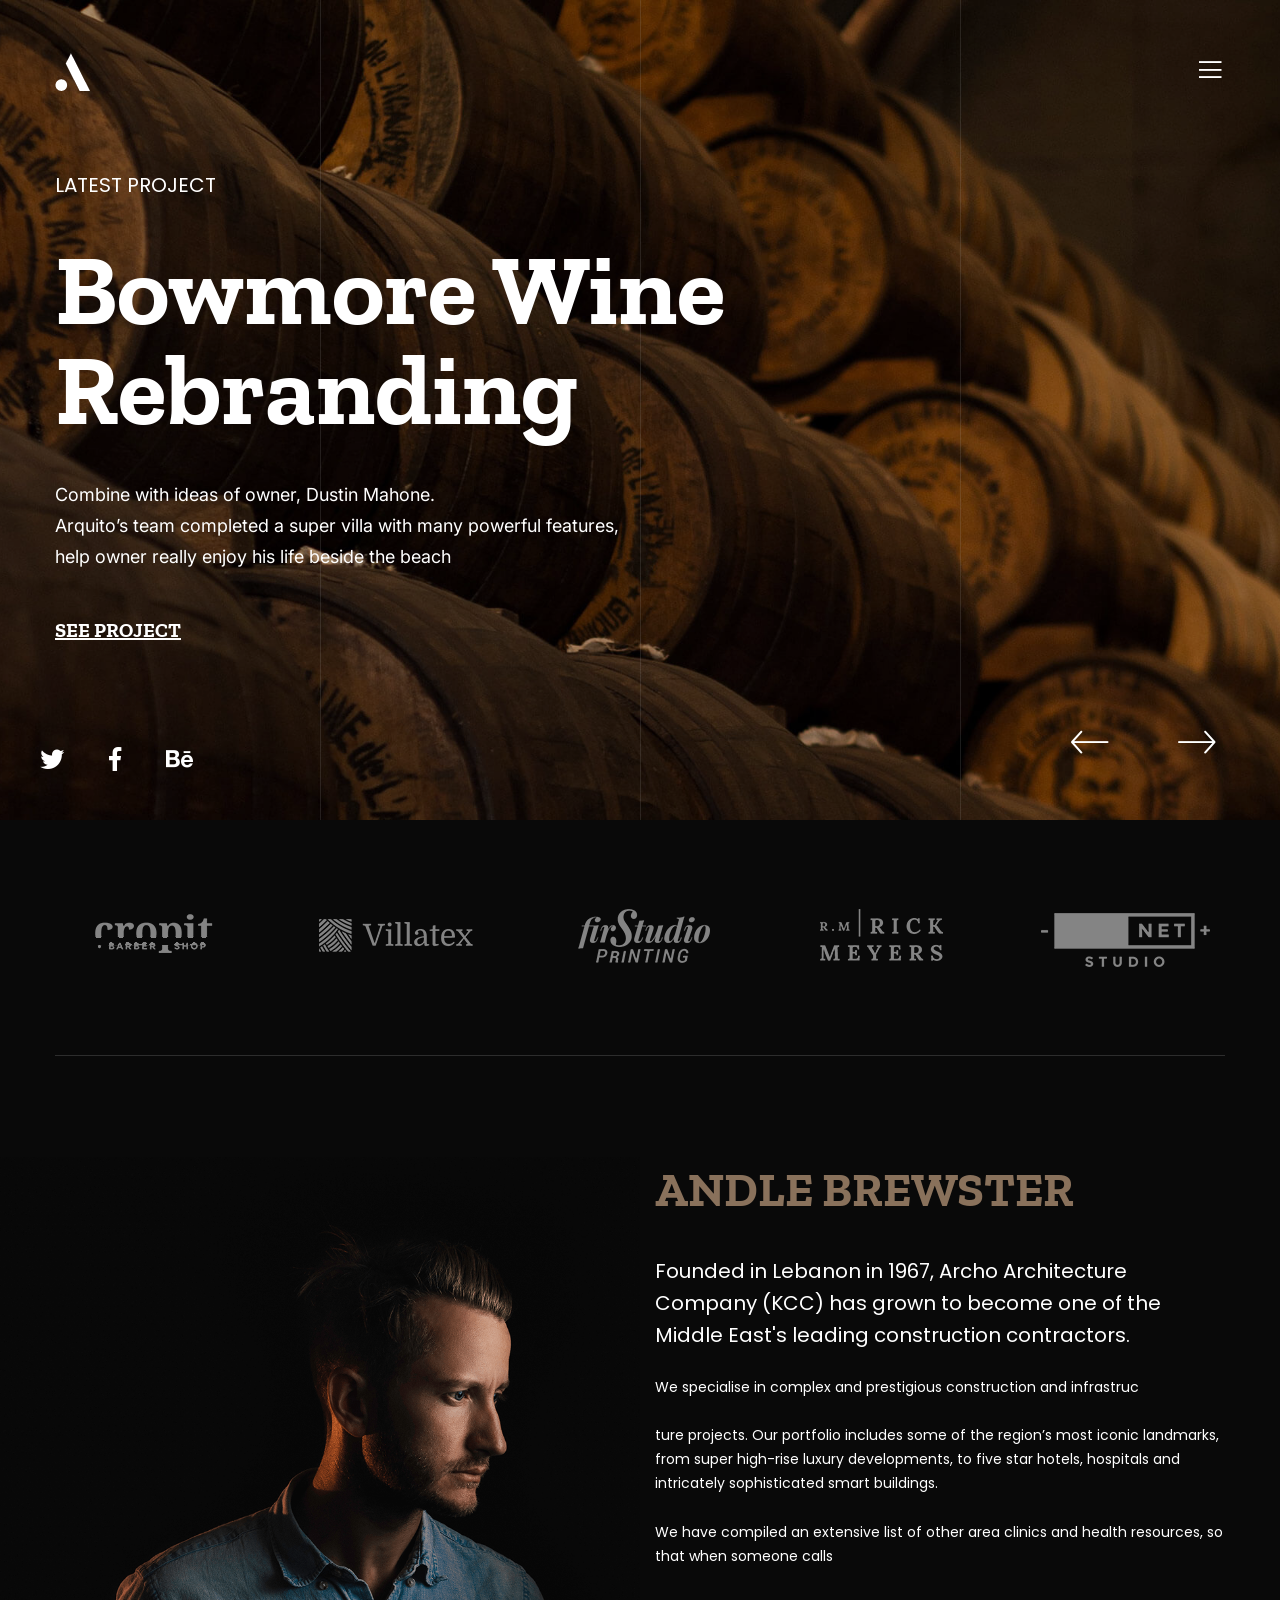
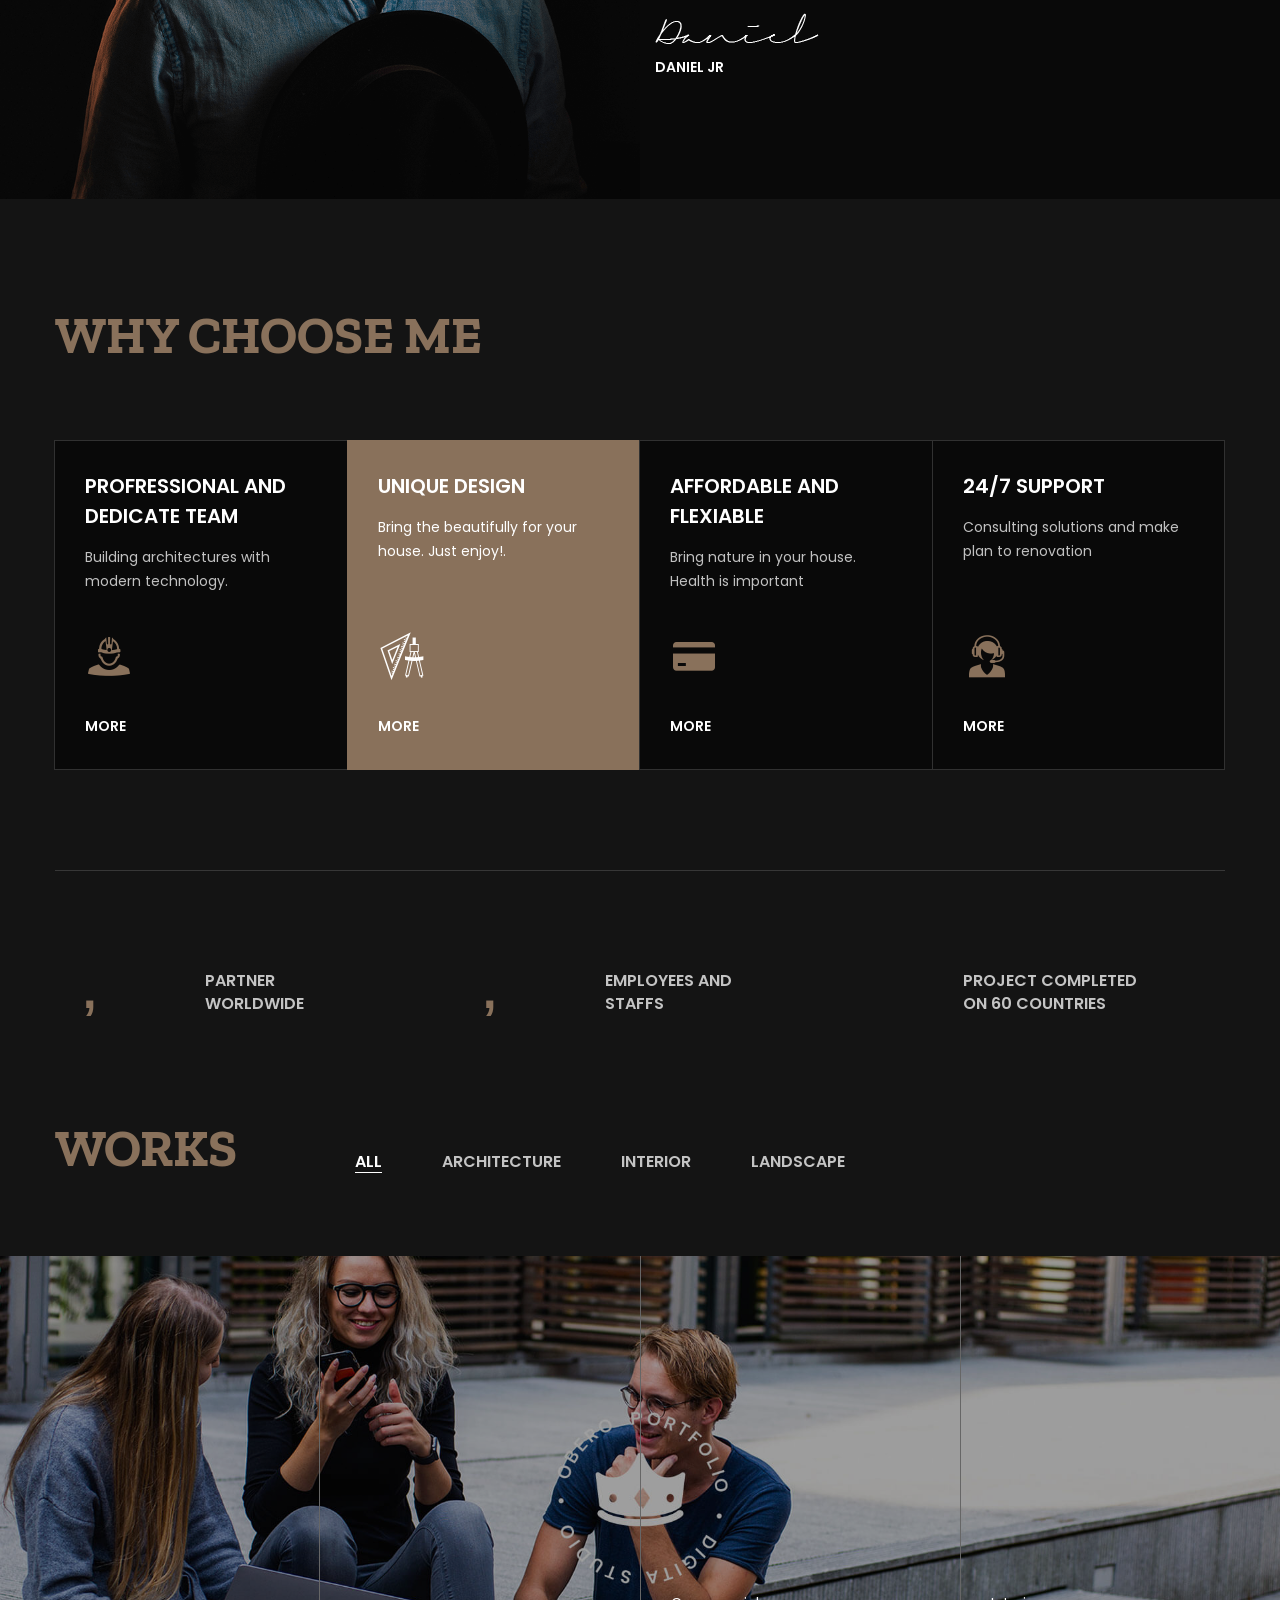
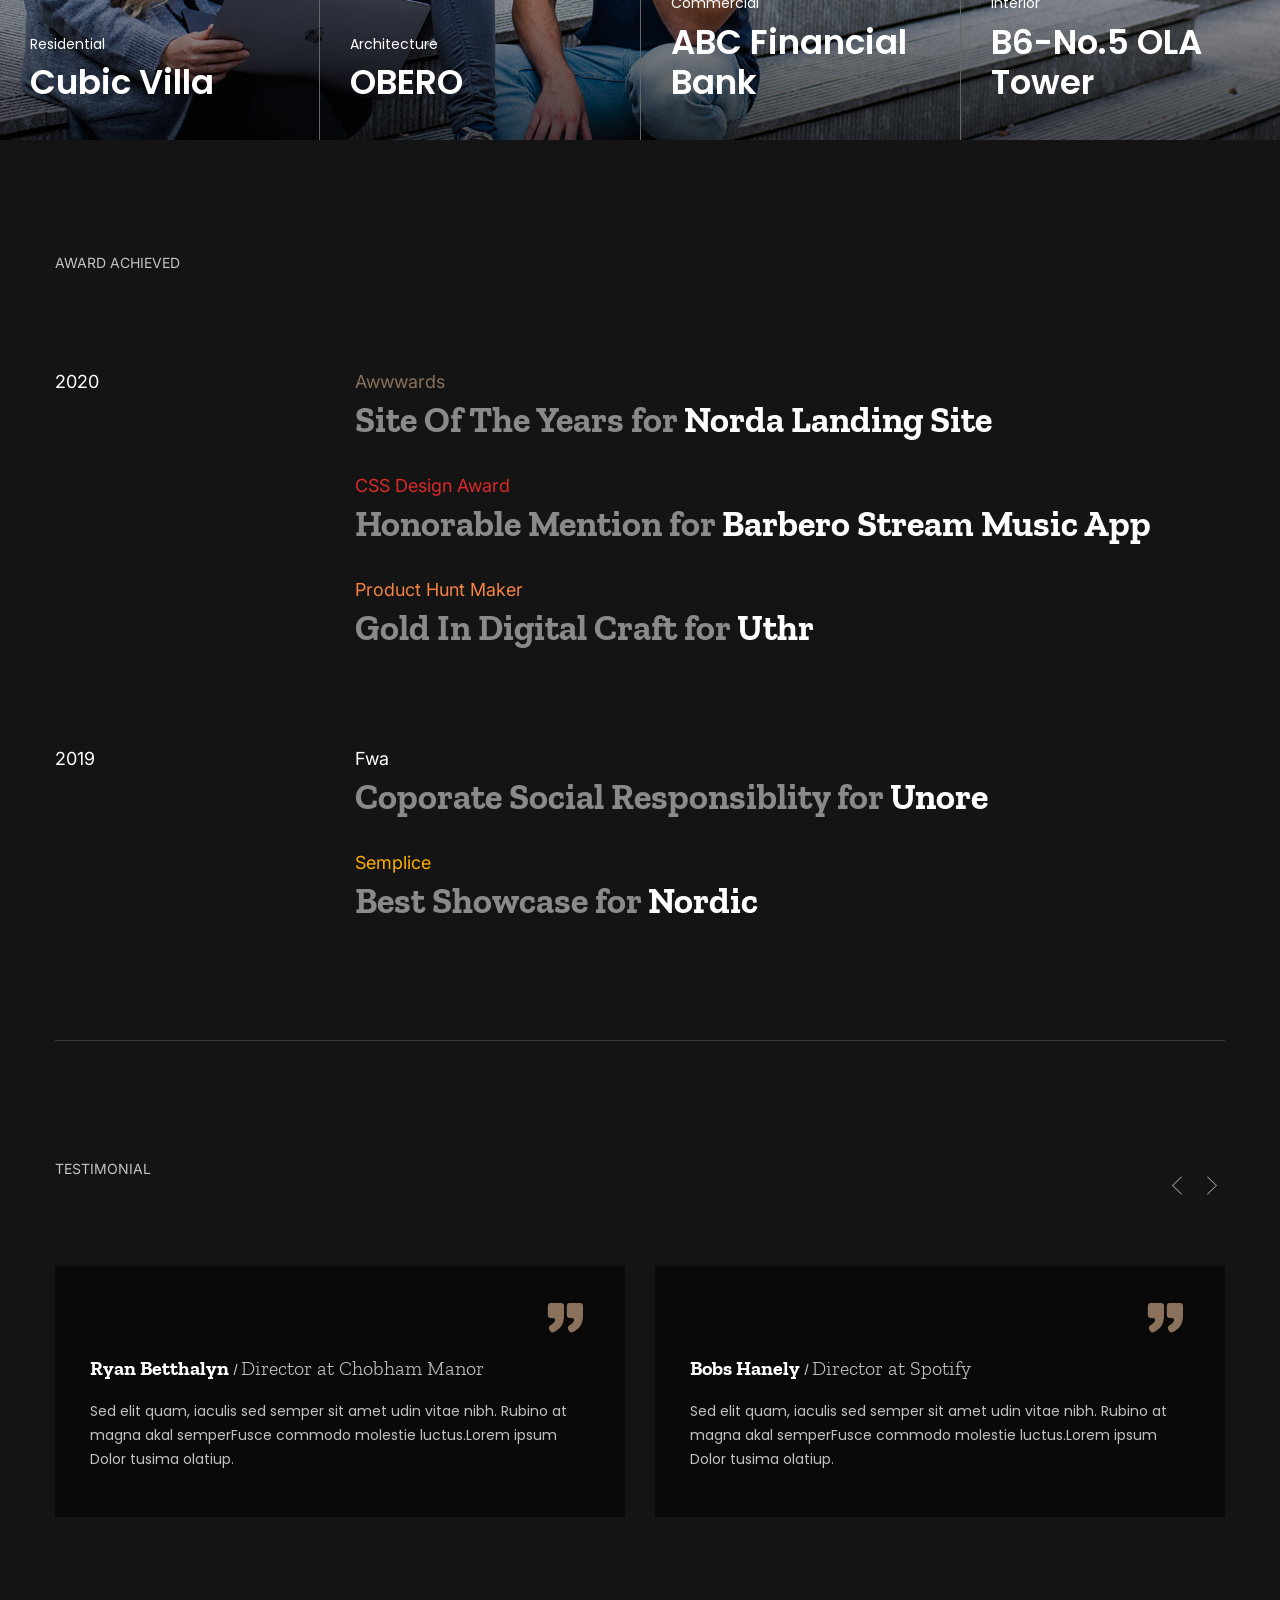
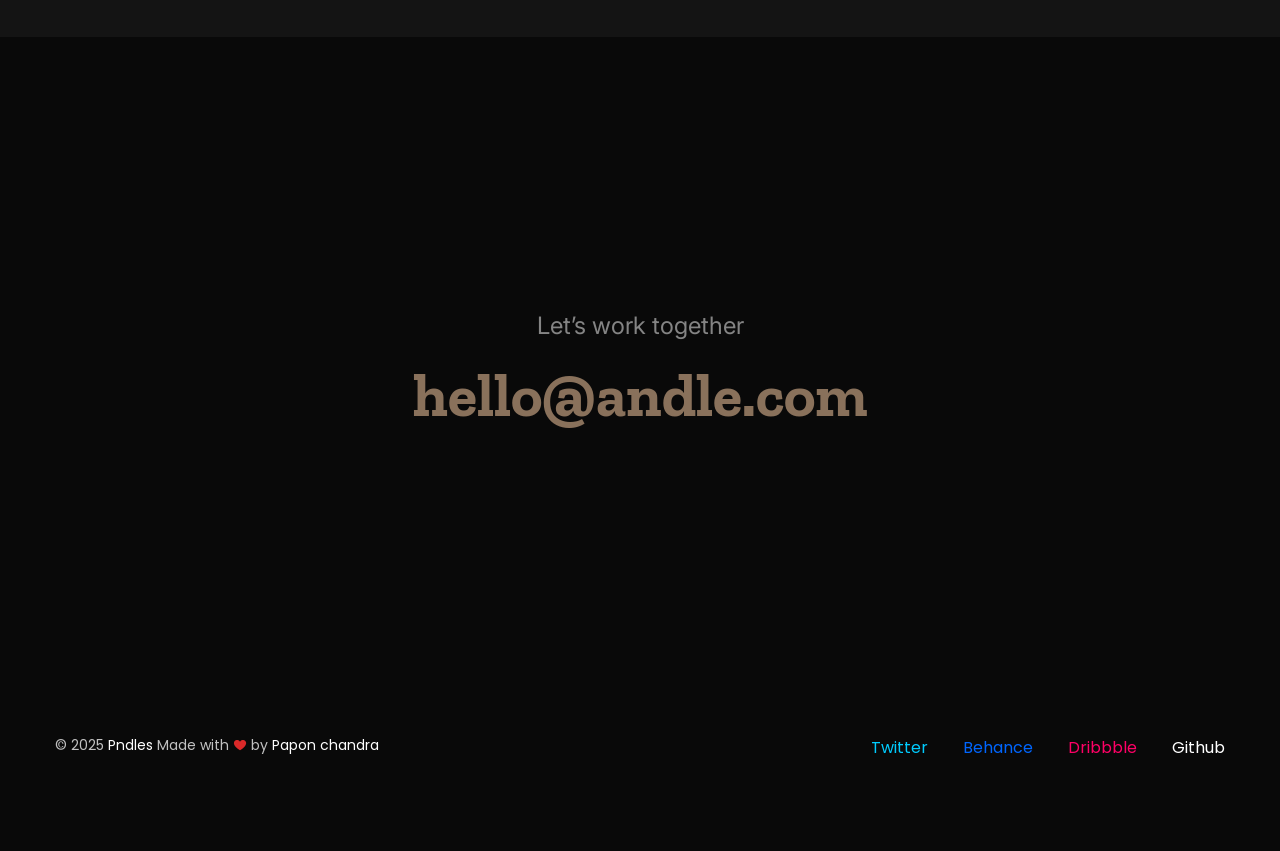
<file: andle/index.html>
<!DOCTYPE html>
<html lang="en">

<head>
    <meta charset="utf-8">
    <meta http-equiv="x-ua-compatible" content="ie=edge">
    <title>Andle - Personal Portfolio Bootstrap 5 Template</title>
    <meta name="robots" content="noindex, follow" />
    <meta name="description" content="">
    <meta name="viewport" content="width=device-width, initial-scale=1, shrink-to-fit=no">
    <!-- Favicon -->
    <link rel="shortcut icon" type="image/x-icon" href="assets/images/favicon.png">

    <!-- CSS
	============================================ -->

    <!-- Icon Font CSS -->
    <link rel="stylesheet" href="assets/css/plugins/fontawesome.min.css">
    <link rel="stylesheet" href="assets/css/plugins/ionicons.min.css">
    <link rel="stylesheet" href="assets/css/plugins/line-awesome.min.css">
    <link rel="stylesheet" href="assets/css/plugins/icofont.min.css">
    <link rel="stylesheet" href="assets/css/plugins/simple-line-icons.css">

    <!-- Plugins CSS -->
    <link rel="stylesheet" href="assets/css/plugins/animate.css">
    <link rel="stylesheet" href="assets/css/plugins/swiper-bundle.min.css">
    <link rel="stylesheet" href="assets/css/plugins/odometer.min.css">

    <!-- Main Style CSS -->
    <link rel="stylesheet" href="assets/css/style.css">


    <!--====== Use the minified version files listed below for better performance and remove the files listed above ======-->
    <!-- <link rel="stylesheet" href="assets/css/vendor/plugins.min.css">
    <link rel="stylesheet" href="assets/css/style.min.css"> -->

</head>


<body>

    <div class="main-wrapper">

        <!-- Header Start  -->
        <div class="header fixed-top">
            <div class="container custom-container">
                <div class="header-wrapper">

                    <!-- header Logo Start -->
                    <div class="logo-box">
                        <div class="logo"><a href="index.html"><img src="assets/images/logo.png" alt="" title=""></a></div>
                    </div>
                    <!-- header Logo end -->

                    <!-- header Menu Toggler Start -->
                    <div class="header-menu-toggler">
                        <a href="javascript:;" class="menu-toggler"><i class="las la-bars"></i></a>
                    </div>
                    <!-- header Menu Toggler end -->

                </div>
            </div>
        </div>
        <!-- Header End -->

        <!-- Header Off Canvas Menu Start -->
        <div class="offcanvas-menu">
            <div class="offcanvas-wrapper">
                <div class="close-btn">
                    <a href="javascript:;" class="menu-close"><i class="ion-ios-close-outline"></i></a>
                </div>
                <div class="logo">
                    <a href="index.html"><img src="assets/images/logo-2.png" alt="Logo"></a>
                </div>
                <div class="primary-menu">
                    <ul>
                        <li><a href="index.html">Home</a></li>
                        <li>
                            <a href="#">About</a>

                            <ul class="sub-menu">
                                <li><a href="about.html">About Us</a></li>
                                <li><a href="pricing.html">Pricing</a></li>
                            </ul>
                        </li>
                        <li>
                            <a href="#">Project</a>

                            <ul class="sub-menu">
                                <li><a href="projects.html">Projects</a></li>
                                <li><a href="project-details.html">Project Details</a></li>
                            </ul>
                        </li>
                        <li>
                            <a href="#">Blog</a>

                            <ul class="sub-menu">
                                <li><a href="blog.html">Blog</a></li>
                                <li><a href="blog-details.html">Blog Details</a></li>
                            </ul>
                        </li>
                        <li><a href="contact.html">Contact</a></li>
                    </ul>
                </div>
            </div>
        </div>
        <!-- Header Off Canvas Menu End-->

        <!-- overly Start -->
        <div class="overlay"></div>
        <!-- overly End -->

        <!-- Slider Start -->
        <div class="section slider-section">
            <div class="slider-active swiper-container">
                <div class="swiper-wrapper">

                    <div class="swiper-slide single-slider d-flex align-items-center animation-style-01" style="background-image: url(assets/images/slider/slider-1.jpg);">

                        <span class="line"></span>
                        <span class="line"></span>
                        <span class="line"></span>

                        <div class="container">
                            <!-- Slider Content Start -->
                            <div class="slider-content">
                                <h4 class="sub-title">Latest project</h4>
                                <h1 class="main-title">Bowmore Wine <br> Rebranding</h1>
                                <p>Combine with ideas of owner, Dustin Mahone. <br> Arquito’s team completed a super villa with many powerful features, <br> help owner really enjoy his life beside the beach</p>
                                <a class="slider-btn" href="#">See project</a>
                            </div>
                            <!-- Slider Content End -->
                        </div>
                    </div>

                    <div class="swiper-slide single-slider d-flex align-items-center animation-style-01" style="background-image: url(assets/images/slider/slider-1.jpg);">

                        <span class="line"></span>
                        <span class="line"></span>
                        <span class="line"></span>

                        <div class="container">
                            <!-- Slider Content Start -->
                            <div class="slider-content">
                                <h4 class="sub-title">Latest project</h4>
                                <h1 class="main-title">Bowmore Wine <br> Rebranding</h1>
                                <p>Combine with ideas of owner, Dustin Mahone. <br> Arquito’s team completed a super villa with many powerful features, <br> help owner really enjoy his life beside the beach</p>
                                <a class="slider-btn" href="#">See project</a>
                            </div>
                            <!-- Slider Content End -->
                        </div>
                    </div>

                    <div class="swiper-slide single-slider d-flex align-items-center animation-style-01" style="background-image: url(assets/images/slider/slider-1.jpg);">

                        <span class="line"></span>
                        <span class="line"></span>
                        <span class="line"></span>

                        <div class="container">
                            <!-- Slider Content Start -->
                            <div class="slider-content">
                                <h4 class="sub-title">Latest project</h4>
                                <h1 class="main-title">Bowmore Wine <br> Rebranding</h1>
                                <p>Combine with ideas of owner, Dustin Mahone. <br> Arquito’s team completed a super villa with many powerful features, <br> help owner really enjoy his life beside the beach</p>
                                <a class="slider-btn" href="#">See project</a>
                            </div>
                            <!-- Slider Content End -->
                        </div>
                    </div>
                </div>

                <!-- Add Arrows -->
                <div class="swiper-button-next"><i class="ion-ios-arrow-thin-right"></i></div>
                <div class="swiper-button-prev"><i class="ion-ios-arrow-thin-left"></i></div>
            </div>

            <!-- Social Start -->
            <ul class="social">
                <li><a target="_blank" href="#"><i class="fab fa-twitter"></i></a></li>
                <li><a target="_blank" href="#"><i class="fab fa-facebook-f"></i></a></li>
                <li><a target="_blank" href="#"><i class="fab fa-behance"></i></a></li>
            </ul>
            <!-- Social End -->

        </div>
        <!-- Slider End -->

        <!-- Client & About Start -->
        <div class="section bg-dark overflow-hidden">

            <!-- Client Start -->
            <div class="client-section">
                <div class="container">
                    <div class="client-wrapper">
                        <div class="client-active swiper-container">
                            <div class="swiper-wrapper">
                                <div class="swiper-slide">
                                    <div class="image-box">
                                        <a href="#"><img src="assets/images/clients/client-1.png" alt=""></a>
                                    </div>
                                </div>
                                <div class="swiper-slide">
                                    <div class="image-box">
                                        <a href="#"><img src="assets/images/clients/client-2.png" alt=""></a>
                                    </div>
                                </div>
                                <div class="swiper-slide">
                                    <div class="image-box">
                                        <a href="#"><img src="assets/images/clients/client-3.png" alt=""></a>
                                    </div>
                                </div>
                                <div class="swiper-slide">
                                    <div class="image-box">
                                        <a href="#"><img src="assets/images/clients/client-4.png" alt=""></a>
                                    </div>
                                </div>
                                <div class="swiper-slide">
                                    <div class="image-box">
                                        <a href="#"><img src="assets/images/clients/client-5.png" alt=""></a>
                                    </div>
                                </div>
                                <div class="swiper-slide">
                                    <div class="image-box">
                                        <a href="#"><img src="assets/images/clients/client-1.png" alt=""></a>
                                    </div>
                                </div>
                                <div class="swiper-slide">
                                    <div class="image-box">
                                        <a href="#"><img src="assets/images/clients/client-2.png" alt=""></a>
                                    </div>
                                </div>
                                <div class="swiper-slide">
                                    <div class="image-box">
                                        <a href="#"><img src="assets/images/clients/client-3.png" alt=""></a>
                                    </div>
                                </div>
                            </div>
                        </div>
                    </div>
                </div>
            </div>
            <!-- Client End -->

            <!-- About Start -->
            <div class="about-section section-padding mt-n3 mb-n1">
                <div class="about-images" style="background-image: url(assets/images/about-images.png);"></div>

                <div class="container">
                    <div class="row justify-content-end">
                        <div class="col-lg-6">
                            <div class="about-content  wow fadeInRight" data-wow-delay="0.5s" data-wow-duration="2s">
                                <h3 class="title">Andle Brewster</h3>
                                <p class="about-text">Founded in Lebanon in 1967, Archo Architecture Company (KCC) has grown to become one of the Middle East's leading construction contractors.</p>
                                <p>We specialise in complex and prestigious construction and infrastruc <br> <br> ture projects. Our portfolio includes some of the region’s most iconic landmarks, from super high-rise luxury developments, to  five star hotels, hospitals and intricately sophisticated smart buildings. </p>
                                <p>We have compiled an extensive list of other area clinics and health resources, so that when someone calls</p>
                                <img class="signechar" src="assets/images/signechar.png" alt="">
                                <h6 class="name">Daniel Jr</h6>
                            </div>
                        </div>
                    </div>
                </div>
            </div>
            <!-- About End -->

        </div>
        <!-- Client & About End -->

        <!-- Why Choose & Counter Start -->
        <div class="section section-padding-02">
            <div class="container">

                <!-- Why Choose Start -->
                <div class="why-choose-section mt-n3">

                    <!-- Section Title Start -->
                    <div class="section-title">
                        <h2 class="title">why choose me</h2>
                    </div>
                    <!-- Section Title End -->

                    <!-- Why Choose Wrapper Start -->
                    <div class="why-choose-wrapper">
                        <div class="row row-cols-lg-4 row-cols-sm-2 gx-0">
                            <div class="col">
                                <!-- Service Box Start -->
                                <div class="service-box wow fadeInUp" data-wow-delay="0.3s" data-wow-duration="2s">
                                    <div class="box-content">
                                        <h4 class="title"><a href="#">profressional and dedicate team</a></h4>
                                        <p>Building architectures with modern technology.</p>
                                    </div>
                                    <div class="box-icon">
                                        <i class="icofont-labour"></i>
                                        <a href="#" class="more">More</a>
                                    </div>
                                </div>
                                <!-- Service Box End -->
                            </div>
                            <div class="col">
                                <!-- Service Box Start -->
                                <div class="service-box active wow fadeInUp" data-wow-delay="0.5s" data-wow-duration="2s">
                                    <div class="box-content">
                                        <h4 class="title"><a href="#">unique design</a></h4>
                                        <p>Bring the beautifully for your house. Just enjoy!.</p>
                                    </div>
                                    <div class="box-icon">
                                        <i class="icofont-ruler-compass-alt"></i>
                                        <a href="#" class="more">More</a>
                                    </div>
                                </div>
                                <!-- Service Box End -->
                            </div>
                            <div class="col">
                                <!-- Service Box Start -->
                                <div class="service-box wow fadeInUp" data-wow-delay="0.7s" data-wow-duration="2s">
                                    <div class="box-content">
                                        <h4 class="title"><a href="#">affordable and flexiable</a></h4>
                                        <p>Bring nature in your house. Health is important</p>
                                    </div>
                                    <div class="box-icon">
                                        <i class="icofont-credit-card"></i>
                                        <a href="#" class="more">More</a>
                                    </div>
                                </div>
                                <!-- Service Box End -->
                            </div>
                            <div class="col">
                                <!-- Service Box Start -->
                                <div class="service-box wow fadeInUp" data-wow-delay="0.9s" data-wow-duration="2s">
                                    <div class="box-content">
                                        <h4 class="title"><a href="#">24/7 support</a></h4>
                                        <p>Consulting solutions and make plan to renovation</p>
                                    </div>
                                    <div class="box-icon">
                                        <i class="icofont-live-support"></i>
                                        <a href="#" class="more">More</a>
                                    </div>
                                </div>
                                <!-- Service Box End -->
                            </div>
                        </div>
                    </div>
                    <!-- Why Choose Wrapper End -->

                </div>
                <!-- Why Choose End -->

                <!-- Counter Start -->
                <div class="counter-section">
                    <div class="row row-cols-sm-3 row-cols-1">
                        <div class="col">
                            <!-- Counter Box Start -->
                            <div class="counter-box  wow fadeInUp" data-wow-delay="0.3s" data-wow-duration="2s">
                                <div class="counter-count">
                                    <span class="count odometer" data-count-to="8000"></span>
                                </div>
                                <div class="counter-content">
                                    <p>Partner <br> worldwide</p>
                                </div>
                            </div>
                            <!-- Counter Box End -->
                        </div>
                        <div class="col">
                            <!-- Counter Box Start -->
                            <div class="counter-box  wow fadeInUp" data-wow-delay="0.6s" data-wow-duration="2s">
                                <div class="counter-count">
                                    <span class="count odometer" data-count-to="1250"></span>
                                </div>
                                <div class="counter-content">
                                    <p>employees and <br> staffs</p>
                                </div>
                            </div>
                            <!-- Counter Box End -->
                        </div>
                        <div class="col">
                            <!-- Counter Box Start -->
                            <div class="counter-box  wow fadeInUp" data-wow-delay="0.9s" data-wow-duration="2s">
                                <div class="counter-count">
                                    <span class="count odometer" data-count-to="904"></span>
                                </div>
                                <div class="counter-content">
                                    <p>project completed <br> on 60 countries</p>
                                </div>
                            </div>
                            <!-- Counter Box End -->
                        </div>
                    </div>
                </div>
                <!-- Counter End -->

            </div>
        </div>
        <!-- Why Choose & Counter End -->

        <!-- Work Start -->
        <div class="section section-padding-02 mt-n10">
            <div class="container">
                <div class="row align-items-end">
                    <div class="col-xl-3 col-lg-4">

                        <!-- Section Title Start -->
                        <div class="section-title mt-5">
                            <h2 class="title">Works</h2>
                        </div>
                        <!-- Section Title End -->

                    </div>

                    <div class="col-xl-9 col-lg-8">

                        <!-- Work Tab Menu Start -->
                        <div class="work-tabs-menu mt-5">
                            <ul class="nav">
                                <li><a class="active" data-bs-toggle="tab" href="#tab1">All</a></li>
                                <li><a data-bs-toggle="tab" href="#tab2">architecture</a></li>
                                <li><a data-bs-toggle="tab" href="#tab3">interior</a></li>
                                <li><a data-bs-toggle="tab" href="#tab4">landscape</a></li>
                            </ul>
                        </div>
                        <!-- Work Tab Menu End -->

                    </div>
                </div>
            </div>

            <!-- Work tabs Content Start -->
            <div class="work-tab-content">
                <div class="tab-content">
                    <div class="tab-pane fade show active" id="tab1">

                        <!-- Tab Carousel Start  -->
                        <div class="tab-carousel">
                            <div class="swiper-container">
                                <div class="swiper-wrapper">
                                    <div class="swiper-slide">
                                        <!-- Single Project Slide Start -->
                                        <div class="single-project-slide">

                                            <!-- Thumb Start -->
                                            <div class="thumb">
                                                <a href="project-details.html" class="image">
                                                    <img class="fit-image" src="assets/images/work/work-1.jpg" alt="Product" />
                                                </a>
                                            </div>
                                            <!-- Thumb End -->

                                            <!-- Content Start -->
                                            <div class="content">
                                                <h4 class="subtitle">Residential</h4>
                                                <h3 class="title"><a href="project-details.html">Cubic Villa</a></h3>
                                            </div>
                                            <!-- Content End -->

                                        </div>
                                        <!-- Single Project Slide End -->
                                    </div>
                                    <div class="swiper-slide">
                                        <!-- Single Project Slide Start -->
                                        <div class="single-project-slide">

                                            <!-- Thumb Start -->
                                            <div class="thumb">
                                                <a href="project-details.html" class="image">
                                                    <img class="fit-image" src="assets/images/work/work-2.jpg" alt="Product" />
                                                </a>
                                            </div>
                                            <!-- Thumb End -->

                                            <!-- Content Start -->
                                            <div class="content">
                                                <h4 class="subtitle">Architecture</h4>
                                                <h3 class="title"><a href="project-details.html">OBERO</a></h3>
                                            </div>
                                            <!-- Content End -->

                                        </div>
                                        <!-- Single Project Slide End -->
                                    </div>
                                    <div class="swiper-slide">
                                        <!-- Single Project Slide Start -->
                                        <div class="single-project-slide">

                                            <!-- Thumb Start -->
                                            <div class="thumb">
                                                <a href="project-details.html" class="image">
                                                    <img class="fit-image" src="assets/images/work/work-3.jpg" alt="Product" />
                                                </a>
                                            </div>
                                            <!-- Thumb End -->

                                            <!-- Content Start -->
                                            <div class="content">
                                                <h4 class="subtitle">Commercial</h4>
                                                <h3 class="title"><a href="project-details.html">ABC Financial Bank</a></h3>
                                            </div>
                                            <!-- Content End -->

                                        </div>
                                        <!-- Single Project Slide End -->
                                    </div>
                                    <div class="swiper-slide">
                                        <!-- Single Project Slide Start -->
                                        <div class="single-project-slide">

                                            <!-- Thumb Start -->
                                            <div class="thumb">
                                                <a href="project-details.html" class="image">
                                                    <img class="fit-image" src="assets/images/work/work-4.jpg" alt="Product" />
                                                </a>
                                            </div>
                                            <!-- Thumb End -->

                                            <!-- Content Start -->
                                            <div class="content">
                                                <h4 class="subtitle">Interior</h4>
                                                <h3 class="title"><a href="project-details.html">B6-No.5 OLA Tower</a></h3>
                                            </div>
                                            <!-- Content End -->

                                        </div>
                                        <!-- Single Project Slide End -->
                                    </div>
                                </div>

                                <!-- Swiper Pagination Start -->
                                <div class="swiper-pagination d-none"></div>
                                <!-- Swiper Pagination End -->

                                <!-- Swiper Navigation Start -->
                                <div class="tab-carousel-prev swiper-button-prev"><i class="ion-ios-arrow-left"></i></div>
                                <div class="tab-carousel-next swiper-button-next"><i class="ion-ios-arrow-right"></i></div>
                                <!-- Swiper Navigation End -->

                            </div>
                        </div>
                        <!-- Tab Carousel Start  -->

                    </div>
                    <div class="tab-pane fade" id="tab2">

                        <!-- Tab Carousel Start  -->
                        <div class="tab-carousel">
                            <div class="swiper-container">
                                <div class="swiper-wrapper">
                                    <div class="swiper-slide">
                                        <!-- Single Project Slide Start -->
                                        <div class="single-project-slide">

                                            <!-- Thumb Start -->
                                            <div class="thumb">
                                                <a href="project-details.html" class="image">
                                                    <img class="fit-image" src="assets/images/work/work-1.jpg" alt="Product" />
                                                </a>
                                            </div>
                                            <!-- Thumb End -->

                                            <!-- Content Start -->
                                            <div class="content">
                                                <h4 class="subtitle">Residential</h4>
                                                <h3 class="title"><a href="project-details.html">Cubic Villa</a></h3>
                                            </div>
                                            <!-- Content End -->

                                        </div>
                                        <!-- Single Project Slide End -->
                                    </div>
                                    <div class="swiper-slide">
                                        <!-- Single Project Slide Start -->
                                        <div class="single-project-slide">

                                            <!-- Thumb Start -->
                                            <div class="thumb">
                                                <a href="project-details.html" class="image">
                                                    <img class="fit-image" src="assets/images/work/work-2.jpg" alt="Product" />
                                                </a>
                                            </div>
                                            <!-- Thumb End -->

                                            <!-- Content Start -->
                                            <div class="content">
                                                <h4 class="subtitle">Architecture</h4>
                                                <h3 class="title"><a href="project-details.html">OBERO</a></h3>
                                            </div>
                                            <!-- Content End -->

                                        </div>
                                        <!-- Single Project Slide End -->
                                    </div>
                                    <div class="swiper-slide">
                                        <!-- Single Project Slide Start -->
                                        <div class="single-project-slide">

                                            <!-- Thumb Start -->
                                            <div class="thumb">
                                                <a href="project-details.html" class="image">
                                                    <img class="fit-image" src="assets/images/work/work-3.jpg" alt="Product" />
                                                </a>
                                            </div>
                                            <!-- Thumb End -->

                                            <!-- Content Start -->
                                            <div class="content">
                                                <h4 class="subtitle">Commercial</h4>
                                                <h3 class="title"><a href="project-details.html">ABC Financial Bank</a></h3>
                                            </div>
                                            <!-- Content End -->

                                        </div>
                                        <!-- Single Project Slide End -->
                                    </div>
                                    <div class="swiper-slide">
                                        <!-- Single Project Slide Start -->
                                        <div class="single-project-slide">

                                            <!-- Thumb Start -->
                                            <div class="thumb">
                                                <a href="project-details.html" class="image">
                                                    <img class="fit-image" src="assets/images/work/work-4.jpg" alt="Product" />
                                                </a>
                                            </div>
                                            <!-- Thumb End -->

                                            <!-- Content Start -->
                                            <div class="content">
                                                <h4 class="subtitle">Interior</h4>
                                                <h3 class="title"><a href="project-details.html">B6-No.5 OLA Tower</a></h3>
                                            </div>
                                            <!-- Content End -->

                                        </div>
                                        <!-- Single Project Slide End -->
                                    </div>
                                </div>

                                <!-- Swiper Pagination Start -->
                                <div class="swiper-pagination d-none"></div>
                                <!-- Swiper Pagination End -->

                                <!-- Swiper Navigation Start -->
                                <div class="tab-carousel-prev swiper-button-prev"><i class="ion-ios-arrow-left"></i></div>
                                <div class="tab-carousel-next swiper-button-next"><i class="ion-ios-arrow-right"></i></div>
                                <!-- Swiper Navigation End -->

                            </div>
                        </div>
                        <!-- Tab Carousel Start  -->

                    </div>
                    <div class="tab-pane fade" id="tab3">

                        <!-- Tab Carousel Start  -->
                        <div class="tab-carousel">
                            <div class="swiper-container">
                                <div class="swiper-wrapper">
                                    <div class="swiper-slide">
                                        <!-- Single Project Slide Start -->
                                        <div class="single-project-slide">

                                            <!-- Thumb Start -->
                                            <div class="thumb">
                                                <a href="project-details.html" class="image">
                                                    <img class="fit-image" src="assets/images/work/work-1.jpg" alt="Product" />
                                                </a>
                                            </div>
                                            <!-- Thumb End -->

                                            <!-- Content Start -->
                                            <div class="content">
                                                <h4 class="subtitle">Residential</h4>
                                                <h3 class="title"><a href="project-details.html">Cubic Villa</a></h3>
                                            </div>
                                            <!-- Content End -->

                                        </div>
                                        <!-- Single Project Slide End -->
                                    </div>
                                    <div class="swiper-slide">
                                        <!-- Single Project Slide Start -->
                                        <div class="single-project-slide">

                                            <!-- Thumb Start -->
                                            <div class="thumb">
                                                <a href="project-details.html" class="image">
                                                    <img class="fit-image" src="assets/images/work/work-2.jpg" alt="Product" />
                                                </a>
                                            </div>
                                            <!-- Thumb End -->

                                            <!-- Content Start -->
                                            <div class="content">
                                                <h4 class="subtitle">Architecture</h4>
                                                <h3 class="title"><a href="project-details.html">OBERO</a></h3>
                                            </div>
                                            <!-- Content End -->

                                        </div>
                                        <!-- Single Project Slide End -->
                                    </div>
                                    <div class="swiper-slide">
                                        <!-- Single Project Slide Start -->
                                        <div class="single-project-slide">

                                            <!-- Thumb Start -->
                                            <div class="thumb">
                                                <a href="project-details.html" class="image">
                                                    <img class="fit-image" src="assets/images/work/work-3.jpg" alt="Product" />
                                                </a>
                                            </div>
                                            <!-- Thumb End -->

                                            <!-- Content Start -->
                                            <div class="content">
                                                <h4 class="subtitle">Commercial</h4>
                                                <h3 class="title"><a href="project-details.html">ABC Financial Bank</a></h3>
                                            </div>
                                            <!-- Content End -->

                                        </div>
                                        <!-- Single Project Slide End -->
                                    </div>
                                    <div class="swiper-slide">
                                        <!-- Single Project Slide Start -->
                                        <div class="single-project-slide">

                                            <!-- Thumb Start -->
                                            <div class="thumb">
                                                <a href="project-details.html" class="image">
                                                    <img class="fit-image" src="assets/images/work/work-4.jpg" alt="Product" />
                                                </a>
                                            </div>
                                            <!-- Thumb End -->

                                            <!-- Content Start -->
                                            <div class="content">
                                                <h4 class="subtitle">Interior</h4>
                                                <h3 class="title"><a href="project-details.html">B6-No.5 OLA Tower</a></h3>
                                            </div>
                                            <!-- Content End -->

                                        </div>
                                        <!-- Single Project Slide End -->
                                    </div>
                                </div>

                                <!-- Swiper Pagination Start -->
                                <div class="swiper-pagination d-none"></div>
                                <!-- Swiper Pagination End -->

                                <!-- Swiper Navigation Start -->
                                <div class="tab-carousel-prev swiper-button-prev"><i class="ion-ios-arrow-left"></i></div>
                                <div class="tab-carousel-next swiper-button-next"><i class="ion-ios-arrow-right"></i></div>
                                <!-- Swiper Navigation End -->

                            </div>
                        </div>
                        <!-- Tab Carousel Start  -->

                    </div>
                    <div class="tab-pane fade" id="tab4">

                        <!-- Tab Carousel Start  -->
                        <div class="tab-carousel">
                            <div class="swiper-container">
                                <div class="swiper-wrapper">
                                    <div class="swiper-slide">
                                        <!-- Single Project Slide Start -->
                                        <div class="single-project-slide">

                                            <!-- Thumb Start -->
                                            <div class="thumb">
                                                <a href="project-details.html" class="image">
                                                    <img class="fit-image" src="assets/images/work/work-1.jpg" alt="Product" />
                                                </a>
                                            </div>
                                            <!-- Thumb End -->

                                            <!-- Content Start -->
                                            <div class="content">
                                                <h4 class="subtitle">Residential</h4>
                                                <h3 class="title"><a href="project-details.html">Cubic Villa</a></h3>
                                            </div>
                                            <!-- Content End -->

                                        </div>
                                        <!-- Single Project Slide End -->
                                    </div>
                                    <div class="swiper-slide">
                                        <!-- Single Project Slide Start -->
                                        <div class="single-project-slide">

                                            <!-- Thumb Start -->
                                            <div class="thumb">
                                                <a href="project-details.html" class="image">
                                                    <img class="fit-image" src="assets/images/work/work-2.jpg" alt="Product" />
                                                </a>
                                            </div>
                                            <!-- Thumb End -->

                                            <!-- Content Start -->
                                            <div class="content">
                                                <h4 class="subtitle">Architecture</h4>
                                                <h3 class="title"><a href="project-details.html">OBERO</a></h3>
                                            </div>
                                            <!-- Content End -->

                                        </div>
                                        <!-- Single Project Slide End -->
                                    </div>
                                    <div class="swiper-slide">
                                        <!-- Single Project Slide Start -->
                                        <div class="single-project-slide">

                                            <!-- Thumb Start -->
                                            <div class="thumb">
                                                <a href="project-details.html" class="image">
                                                    <img class="fit-image" src="assets/images/work/work-3.jpg" alt="Product" />
                                                </a>
                                            </div>
                                            <!-- Thumb End -->

                                            <!-- Content Start -->
                                            <div class="content">
                                                <h4 class="subtitle">Commercial</h4>
                                                <h3 class="title"><a href="project-details.html">ABC Financial Bank</a></h3>
                                            </div>
                                            <!-- Content End -->

                                        </div>
                                        <!-- Single Project Slide End -->
                                    </div>
                                    <div class="swiper-slide">
                                        <!-- Single Project Slide Start -->
                                        <div class="single-project-slide">

                                            <!-- Thumb Start -->
                                            <div class="thumb">
                                                <a href="project-details.html" class="image">
                                                    <img class="fit-image" src="assets/images/work/work-4.jpg" alt="Product" />
                                                </a>
                                            </div>
                                            <!-- Thumb End -->

                                            <!-- Content Start -->
                                            <div class="content">
                                                <h4 class="subtitle">Interior</h4>
                                                <h3 class="title"><a href="project-details.html">B6-No.5 OLA Tower</a></h3>
                                            </div>
                                            <!-- Content End -->

                                        </div>
                                        <!-- Single Project Slide End -->
                                    </div>
                                </div>

                                <!-- Swiper Pagination Start -->
                                <div class="swiper-pagination d-none"></div>
                                <!-- Swiper Pagination End -->

                                <!-- Swiper Navigation Start -->
                                <div class="tab-carousel-prev swiper-button-prev"><i class="ion-ios-arrow-left"></i></div>
                                <div class="tab-carousel-next swiper-button-next"><i class="ion-ios-arrow-right"></i></div>
                                <!-- Swiper Navigation End -->

                            </div>
                        </div>
                        <!-- Tab Carousel Start  -->

                    </div>
                </div>
            </div>
            <!-- Work tabs Content End -->

        </div>
        <!-- Work End -->

        <!-- Achieved End -->
        <div class="section section-padding mt-n1 mb-n2">
            <div class="container">

                <!-- Section Title Start -->
                <div class="section-title-2">
                    <h2 class="title">award achieved</h2>
                </div>
                <!-- Section Title End -->

                <!-- Achieved Year Start -->
                <div class="achieved-year wow fadeInUp" data-wow-delay="0.3s" data-wow-duration="1.5s">
                    <div class="row">
                        <div class="col-lg-3">

                            <div class="year-text">
                                <p>2020</p>
                            </div>

                        </div>
                        <div class="col-lg-9">

                            <div class="achieved-item">
                                <span class="sub-title text-primary">Awwwards</span>
                                <h2 class="title"><a href="blog-details.html">Site Of The Years for <span>Norda Landing Site</span></a></h2>
                            </div>

                            <div class="achieved-item">
                                <span class="sub-title text-danger">CSS Design Award</span>
                                <h2 class="title"><a href="blog-details.html">Honorable Mention for <span>Barbero Stream Music App</span></a></h2>
                            </div>

                            <div class="achieved-item">
                                <span class="sub-title text-success">Product Hunt Maker</span>
                                <h2 class="title"><a href="blog-details.html">Gold In Digital Craft for <span>Uthr</span></a></h2>
                            </div>

                        </div>
                    </div>
                </div>
                <!-- Achieved Year End -->

                <!-- Achieved Year Start -->
                <div class="achieved-year wow fadeInUp" data-wow-delay="0.5s" data-wow-duration="1.5s">
                    <div class="row">
                        <div class="col-lg-3">

                            <div class="year-text">
                                <p>2019</p>
                            </div>

                        </div>
                        <div class="col-lg-9">

                            <div class="achieved-item">
                                <span class="sub-title text-white">Fwa</span>
                                <h2 class="title"><a href="blog-details.html">Coporate Social Responsiblity for <span>Unore</span></a></h2>
                            </div>

                            <div class="achieved-item">
                                <span class="sub-title text-warning">Semplice</span>
                                <h2 class="title"><a href="blog-details.html">Best Showcase for <span>Nordic</span></a></h2>
                            </div>

                        </div>
                    </div>
                </div>
                <!-- Achieved Year End -->

            </div>
        </div>
        <!-- Achieved End -->

        <!-- Testimonial Start -->
        <div class="section">
            <div class="container">
                <div class="testimonial-wrapper section-padding">

                    <!-- Section Title Start -->
                    <div class="section-title-2">
                        <h2 class="title">Testimonial</h2>
                    </div>
                    <!-- Section Title End -->

                    <!-- Testimonial Carousel End -->
                    <div class="testimonial-carousel">
                        <div class="swiper-container">
                            <div class="swiper-wrapper">

                                <div class="swiper-slide">
                                    <!-- Single testimonial Start -->
                                    <div class="single-testimonial">
                                        <i class="icofont-quote-right"></i>

                                        <!-- testimonial Content Start -->
                                        <div class="testimonial-content">
                                            <!-- Name Start -->
                                            <h6 class="name">
                                                <a href="#">Ryan Betthalyn </a> / <span> Director at Chobham Manor</span>
                                            </h6>
                                            <!-- Name End -->
                                            <p>Sed elit quam, iaculis sed semper sit amet udin vitae nibh. Rubino at magna akal semperFusce commodo molestie luctus.Lorem ipsum Dolor tusima olatiup.</p>
                                        </div>
                                        <!-- testimonial Content End -->
                                    </div>
                                    <!-- Single testimonial End -->
                                </div>

                                <div class="swiper-slide">
                                    <!-- Single testimonial Start -->
                                    <div class="single-testimonial">
                                        <i class="icofont-quote-right"></i>

                                        <!-- testimonial Content Start -->
                                        <div class="testimonial-content">
                                            <!-- Name Start -->
                                            <h6 class="name">
                                                <a href="#">Bobs Hanely </a> / <span> Director at Spotify</span>
                                            </h6>
                                            <!-- Name End -->
                                            <p>Sed elit quam, iaculis sed semper sit amet udin vitae nibh. Rubino at magna akal semperFusce commodo molestie luctus.Lorem ipsum Dolor tusima olatiup.</p>
                                        </div>
                                        <!-- testimonial Content End -->
                                    </div>
                                    <!-- Single testimonial End -->
                                </div>

                            </div>
                        </div>

                        <!-- Swiper Pagination Start -->
                        <div class="swiper-pagination d-none"></div>
                        <!-- Swiper Pagination End -->

                        <!-- Swiper Navigation Start -->
                        <div class="swiper-button-prev"><i class="icofont-thin-left"></i></div>
                        <div class="swiper-button-next"><i class="icofont-thin-right"></i></div>
                        <!-- Swiper Navigation End -->

                    </div>
                    <!-- Testimonial Carousel End -->

                </div>
            </div>
        </div>
        <!-- Testimonial End -->

        <!-- Footer Start -->
        <div class="section bg-dark">
            <div class="container">

                <!-- Footer Info Box Start -->
                <div class="footer-info-box text-center">
                    <h4 class="title wow fadeInUp" data-wow-delay="0.3s" data-wow-duration="2s">Let’s work together</h4>
                    <h2 class="mail wow fadeInUp" data-wow-delay="0.5s" data-wow-duration="2s"><a href="mailto:hello@andle.com">hello@andle.com</a></h2>
                </div>
                <!-- Footer Info Box End -->

                <!-- Footer Copyright & Social Start -->
                <div class="footer-copyright-social">
                    <div class="footer-copyright">
                        <p>&copy; 2025 <span> Pndles</span> Made with <i class="icofont-heart" aria-hidden="true"></i> by <a href="#" target="_blank">Papon chandra</a></p>
                    </div>
                    <div class="footer-social">
                        <ul class="social">
                            <li><a target="_blank" class="twitter" href="#">Twitter</a></li>
                            <li><a target="_blank" class="behance" href="#">Behance</a></li>
                            <li><a target="_blank" class="dribbble" href="#">Dribbble</a></li>
                            <li><a target="_blank" class="github" href="#">Github</a></li>
                        </ul>
                    </div>
                </div>
                <!-- Footer Copyright & Social End -->

            </div>
        </div>
        <!-- Footer End -->

    </div>

    <!--Back To Start-->
    <a href="#" class="back-to-top">
        <i class="ion-android-arrow-up"></i>
    </a>
    <!--Back To End-->





    <!-- JS
    ============================================ -->

    <!-- Modernizer & jQuery JS -->
    <script src="assets/js/vendor/modernizr-3.11.2.min.js"></script>
    <script src="assets/js/vendor/jquery-3.5.1.min.js"></script>

    <!-- Bootstrap JS -->
    <script src="assets/js/plugins/popper.min.js"></script>
    <script src="assets/js/plugins/bootstrap.min.js"></script>

    <!-- Plugins JS -->
    <script src="assets/js/plugins/swiper-bundle.min.js"></script>
    <script src="assets/js/plugins/appear.js"></script>
    <script src="assets/js/plugins/validate.js"></script>
    <script src="assets/js/plugins/odometer.min.js"></script>
    <script src="assets/js/plugins/isotope.pkgd.min.js"></script>
    <script src="assets/js/plugins/imagesloaded.pkgd.min.js"></script>
    <script src="assets/js/plugins/wow.js"></script>
    <script src="assets/js/plugins/ajax-contact.js"></script>

    <!--====== Use the minified version files listed below for better performance and remove the files listed above ======-->
    <!-- <script src="assets/js/plugins.min.js"></script> -->


    <!-- Main JS -->
    <script src="assets/js/main.js"></script>

</body>

</html>
</file>
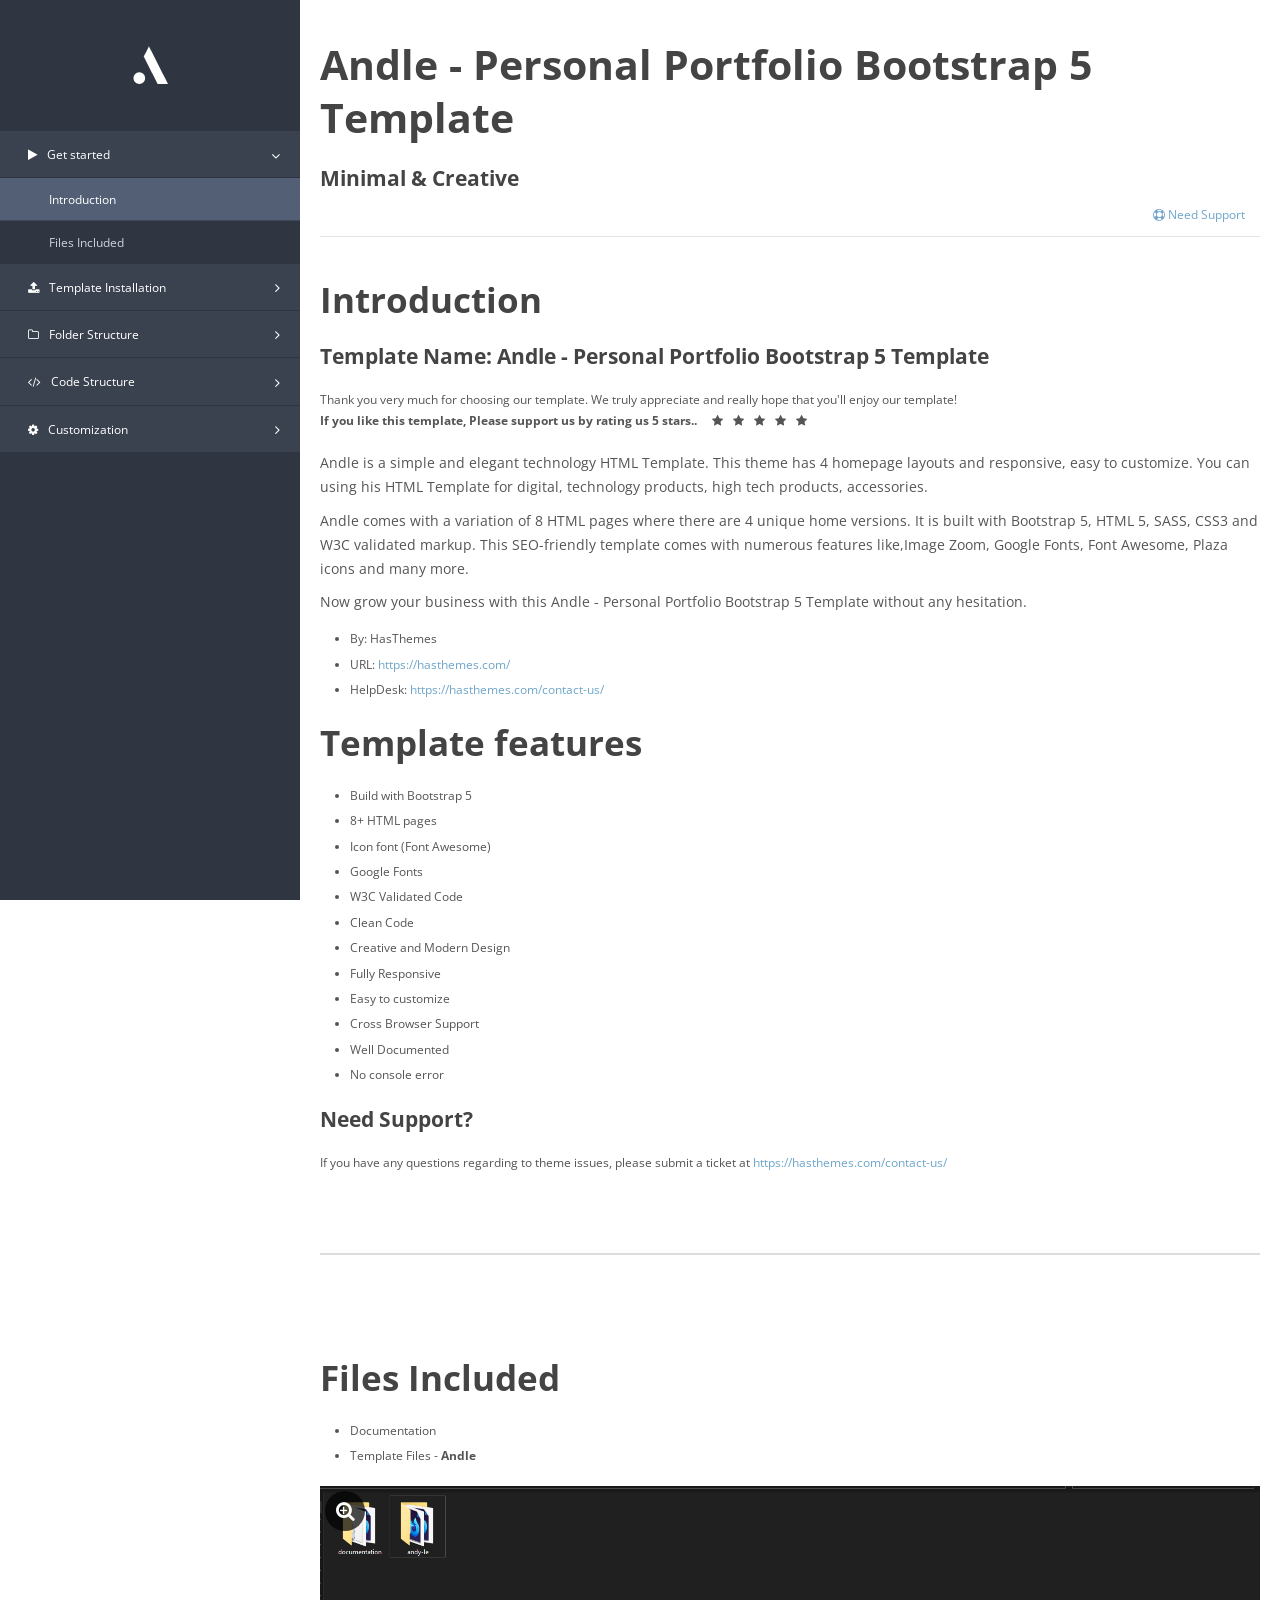
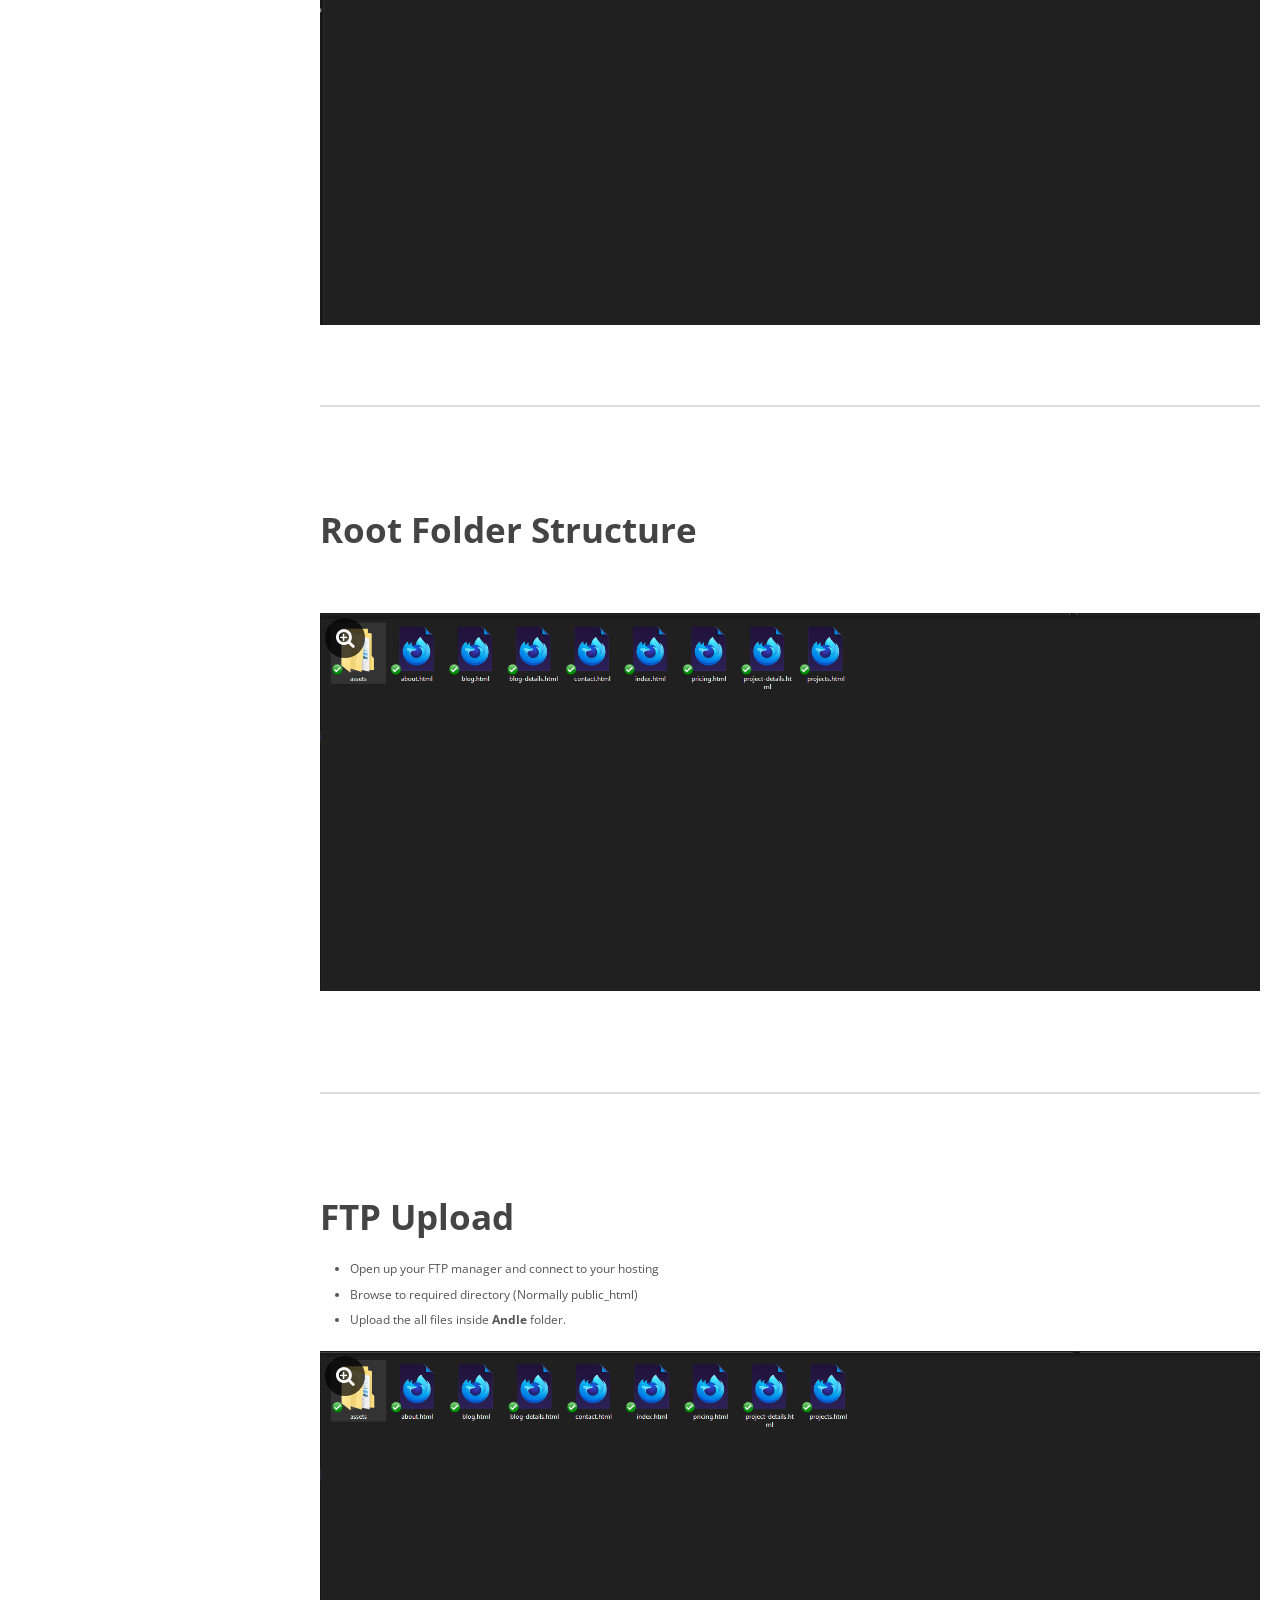
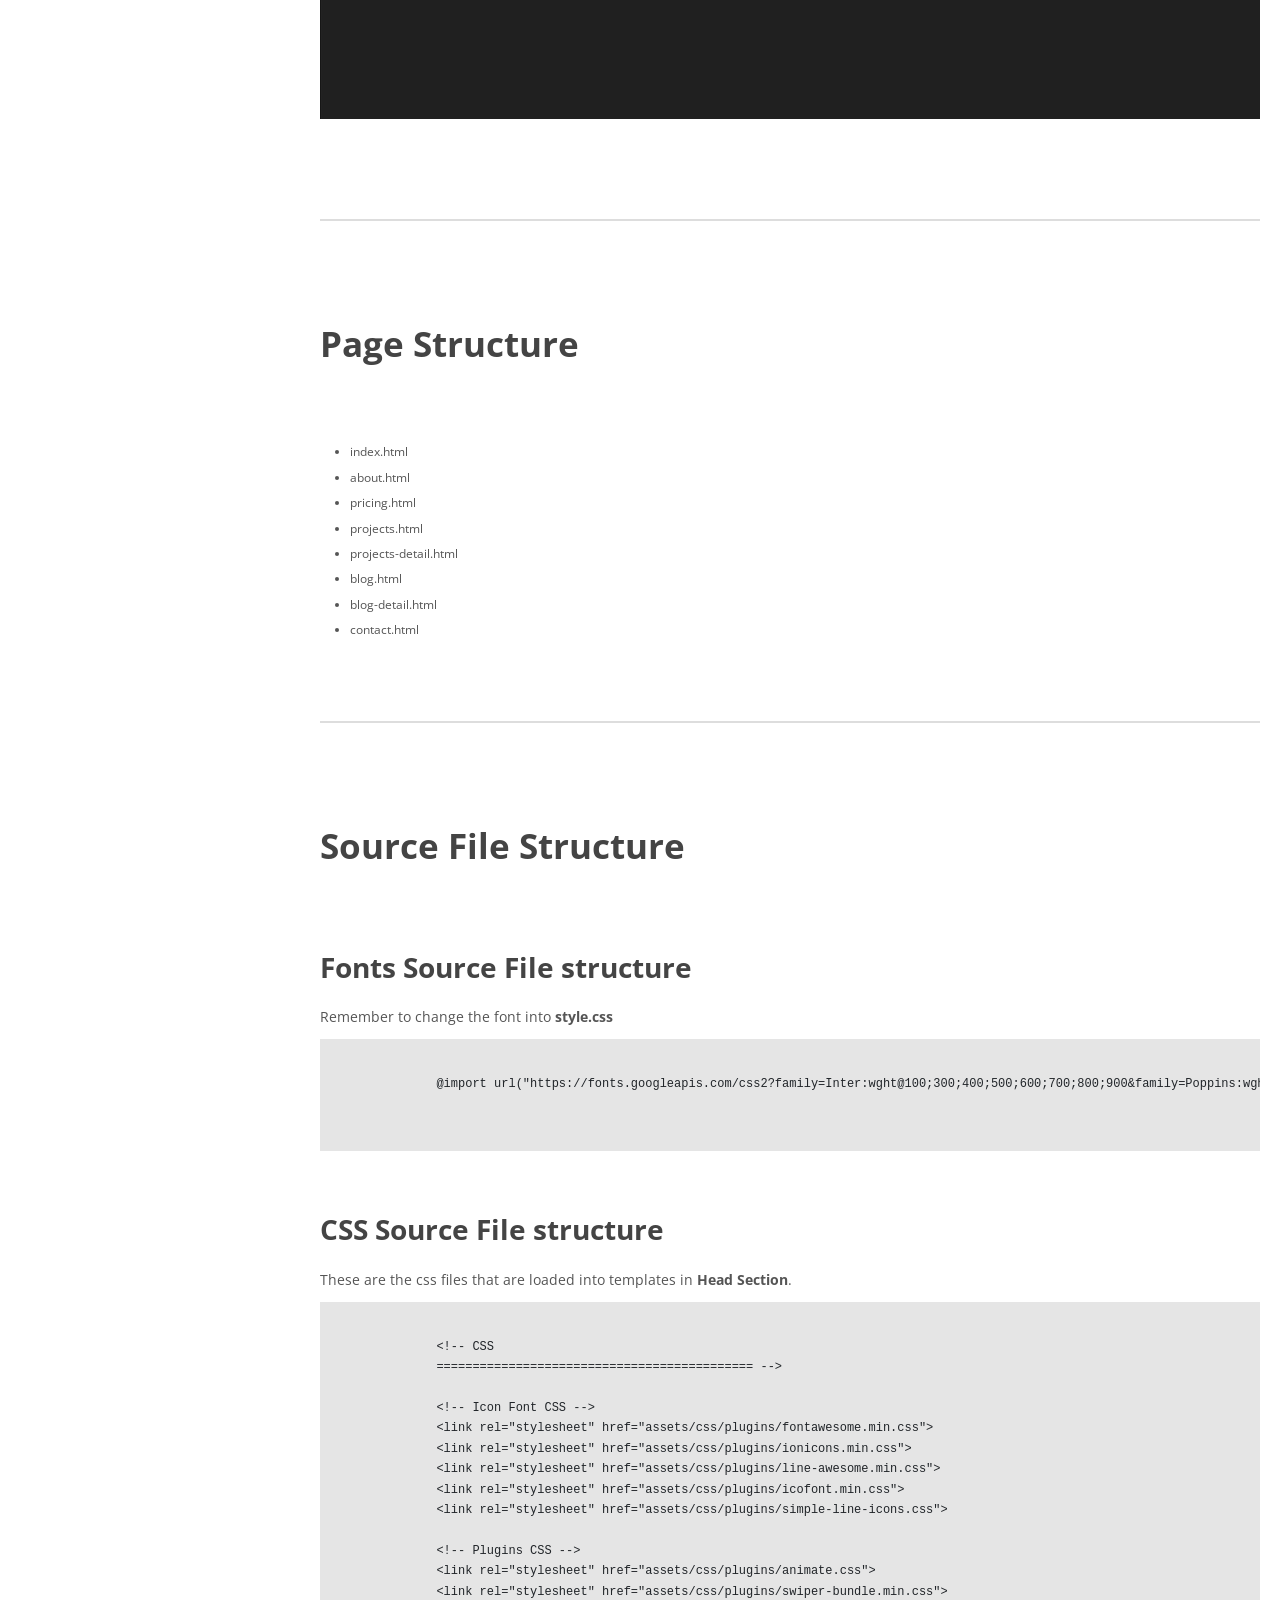
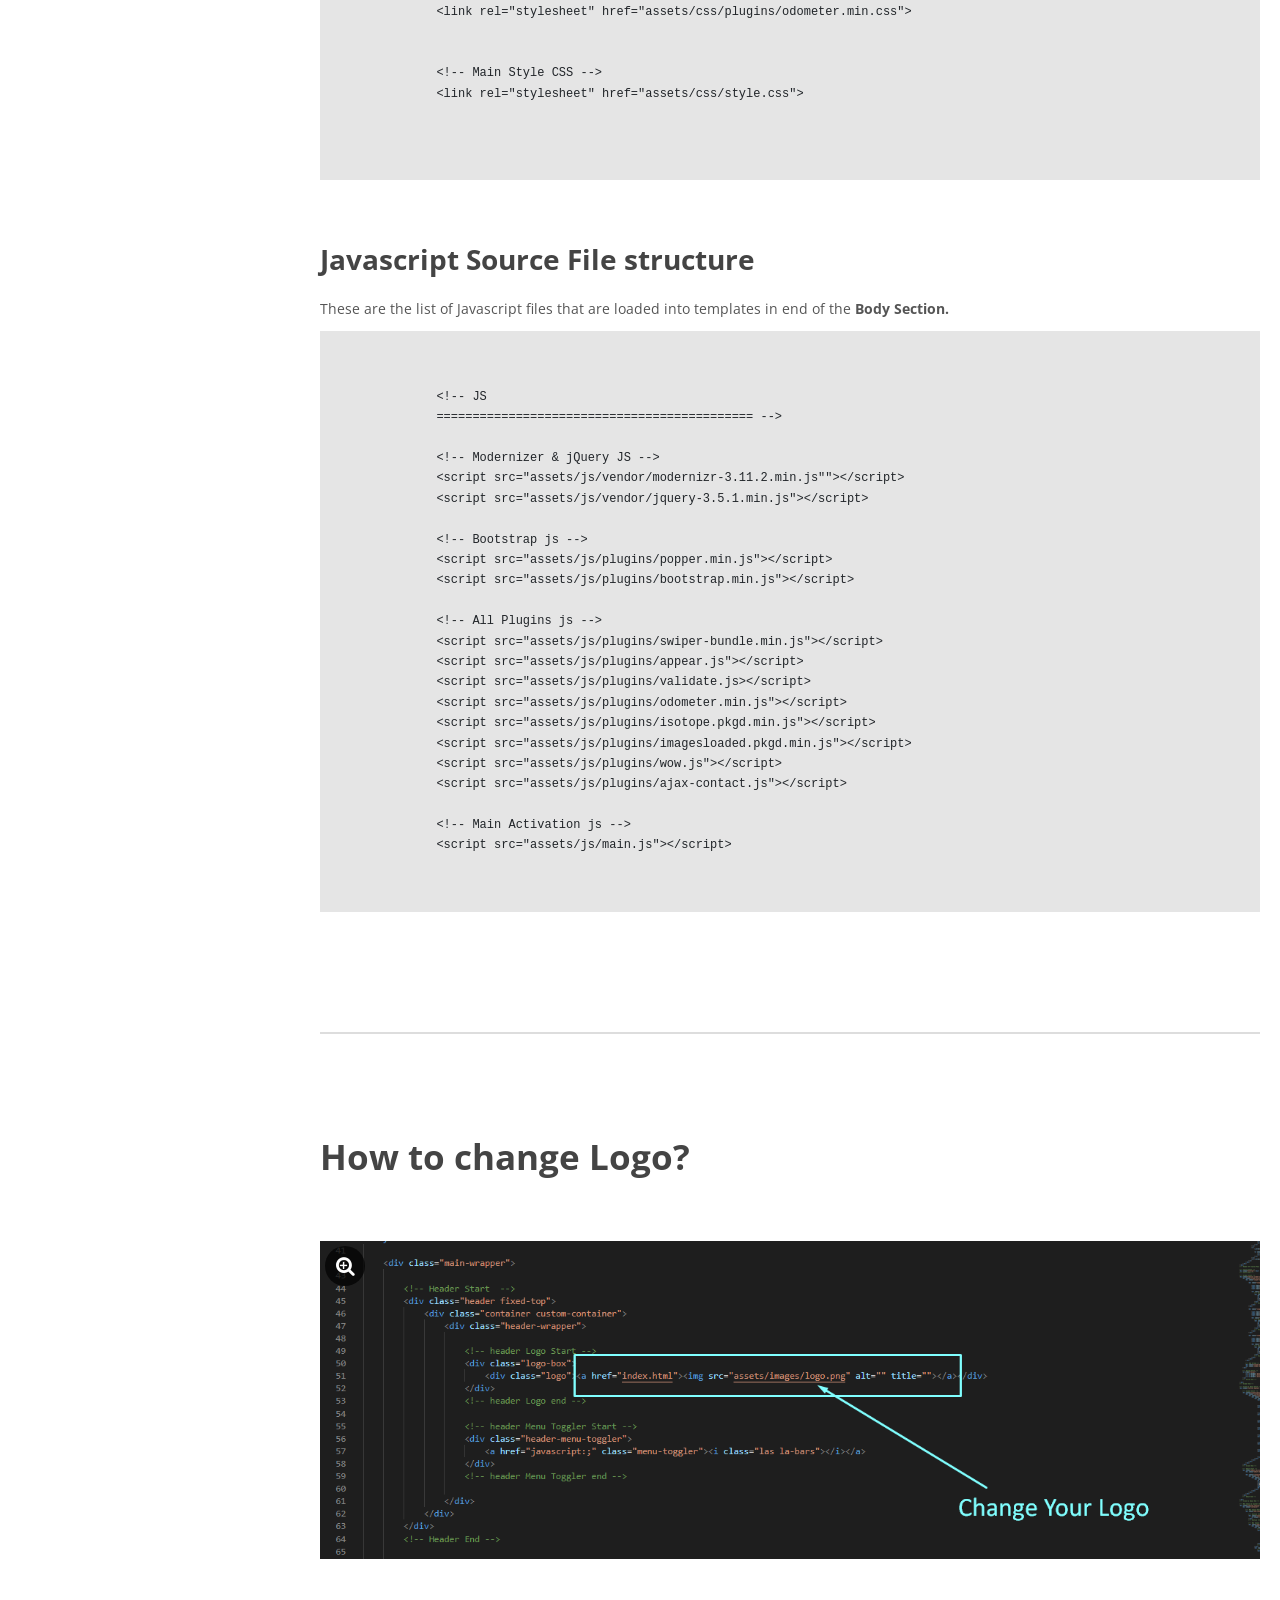
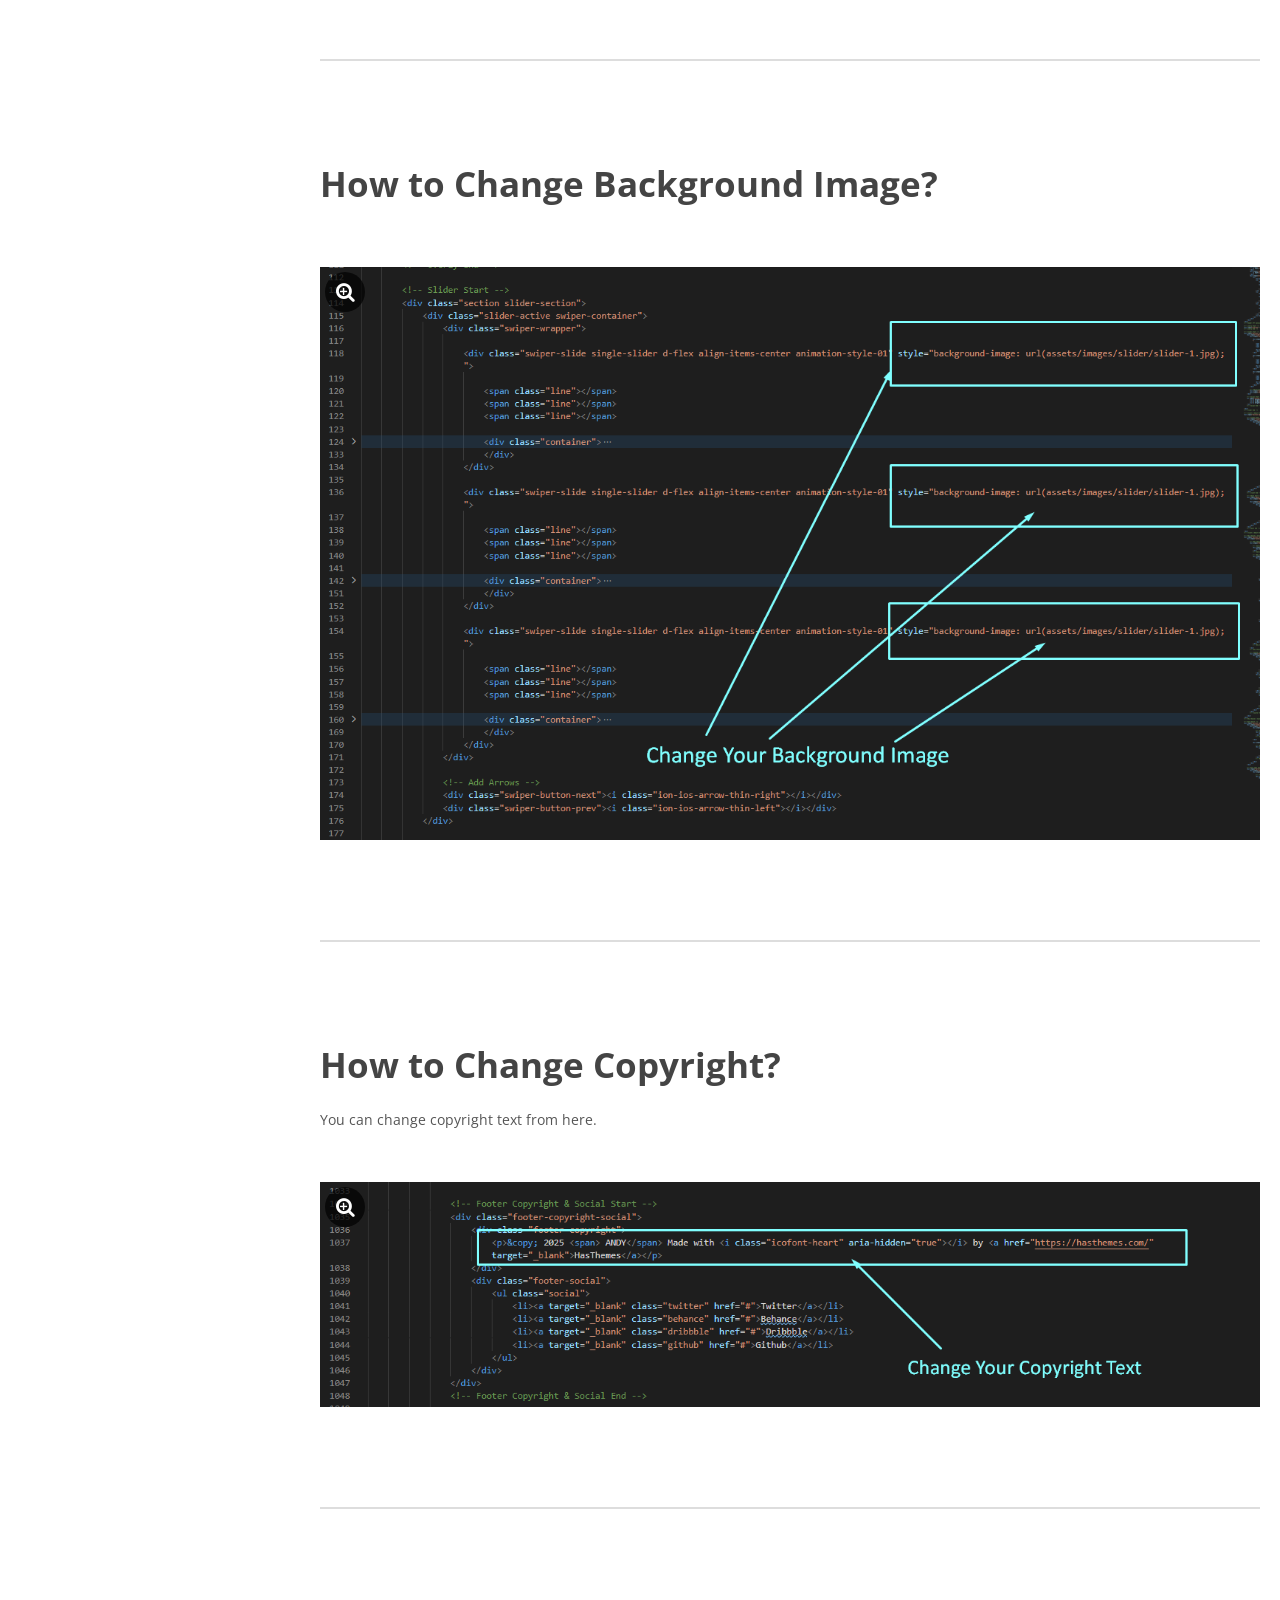
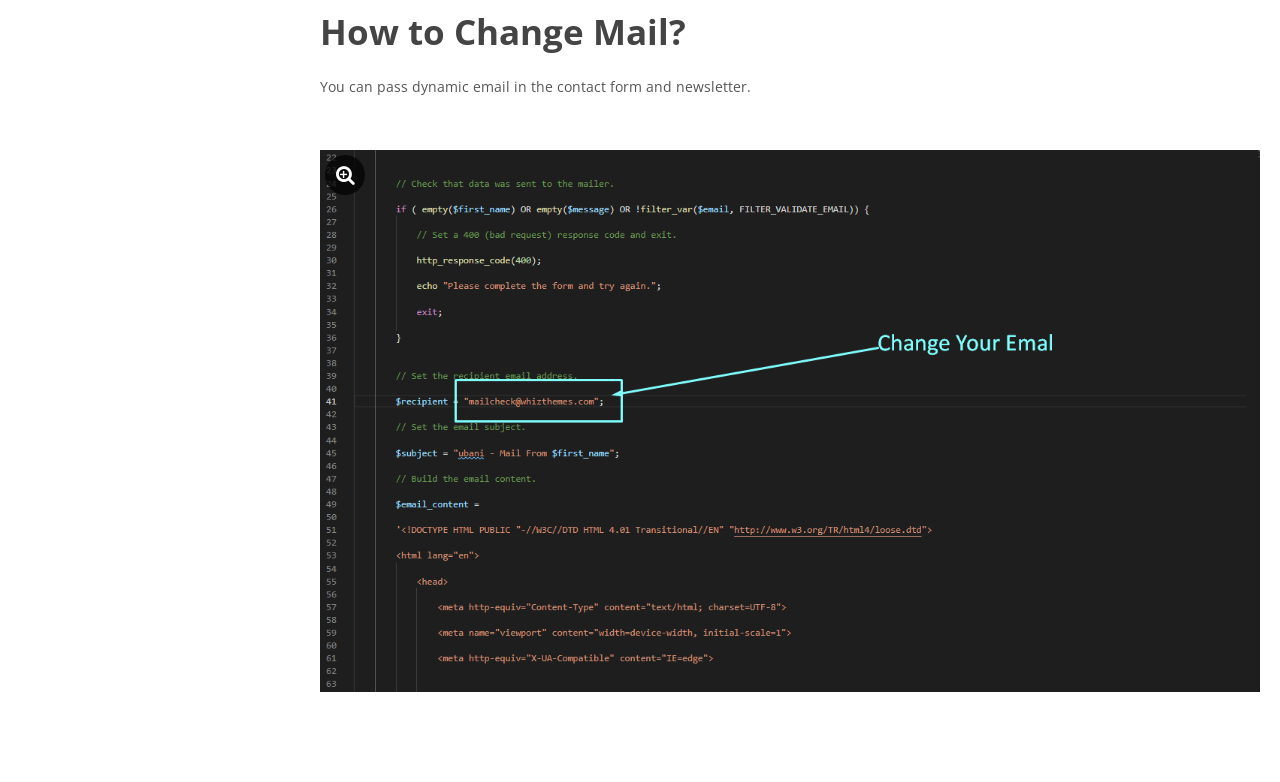
<file: documentation/index.html>
<!DOCTYPE html>
<html lang="en">

<head>
  <meta charset="UTF-8" />
  <meta name="viewport" content="width=device-width, initial-scale=1" />
  <title>Andle - Personal Portfolio Bootstrap 5 Template</title>
  <!-- Favicon icon -->
  <link rel="icon" type="image/x-icon" href="images/favicon.ico" />
  <link rel="stylesheet" href="assets/jquery.fancybox.min.css" />
  <link href="http://fonts.googleapis.com/css?family=Open+Sans:400italic,400,700" rel="stylesheet" type="text/css" />
  <link rel="stylesheet" href="assets/bootstrap.min.css" />
  <link href="https://maxcdn.bootstrapcdn.com/font-awesome/4.4.0/css/font-awesome.min.css" rel="stylesheet" />
  <link rel="stylesheet" href="style.css" type="text/css" media="all" />
</head>

<body>
  <div class="body-wrapper container-fluid p-0">
    <!-- nav area -->
    <div class="nav-wrapper">
      <div class="logo-wrapper">
        <h1 class="logo-title">
          Andle - Personal Portfolio Bootstrap 5 Template
        </h1>
      </div>
      <div class="navigation" id="nav">
        <div class="nav-item active">
          <a class="nav-list-item"><i class="fa fa-play"></i>Get started</a>
          <div class="sub-nav">
            <a class="sub-nav-item active" href="#introduction">Introduction</a>
            <a class="sub-nav-item" href="#filesincluded">Files Included</a>
          </div>
        </div>
        <div class="nav-item">
          <a class="nav-list-item"><i class="fa fa-upload"></i>Template Installation</a>
          <div class="sub-nav">
            <a class="sub-nav-item" href="#install-steps">Installation Steps</a>
          </div>
        </div>
        <div class="nav-item">
          <a class="nav-list-item"><i class="fa fa-folder-o" href="#folder-structure"></i>Folder
            Structure</a>
          <div class="sub-nav">
            <a class="sub-nav-item" href="#root-folder-structure">Root Folder Structure</a>
            <a class="sub-nav-item" href="#src-folder-structure">Src Folder Structure</a>
          </div>
        </div>
        <div class="nav-item">
          <a class="nav-list-item"><i class="fa fa-code"></i>Code Structure</a>
          <div class="sub-nav">
            <a class="sub-nav-item" href="#page-structure">Page Structure</a>
            <a class="sub-nav-item" href="#sourcefile-structure">Source File Structure</a>
          </div>
        </div>
        <div class="nav-item">
          <a class="nav-list-item"><i class="fa fa-cog"></i>Customization</a>
          <div class="sub-nav">
            <a class="sub-nav-item" href="#logo-change">Change Logo</a>
            <a class="sub-nav-item" href="#content-change">Change Content & Images</a>
            <a class="sub-nav-item" href="#map-change">Change Map Location</a>
            <a class="sub-nav-item" href="#copyright-change">Change Copyrigt Text</a>
            <a class="sub-nav-item" href="#mail-change">Change Mail</a>
          </div>
        </div>
      </div>
    </div>

    <!-- content area -->
    <div class="content-wrapper" id="content">
      <div class="doc-hero-wrap">
        <div class="hero-wrap-inner">
          <h2 class="title">Andle - Personal Portfolio Bootstrap 5 Template</h2>
          <h5 class="subtitle">Minimal & Creative</h5>
        </div>
      </div>

      <div class="need-support">
        <a href="https://hasthemes.com/contact-us/" target="_blank"><i class="fa fa-support"></i>Need Support</a>
      </div>

      <!-- Getting start -->
      <div class="content-section" id="introduction" style="display: block;">
        <h3>Introduction</h3>
        <h5>Template Name: Andle - Personal Portfolio Bootstrap 5 Template</h5>
        Thank you very much for choosing our template. We truly appreciate and
        really hope that you'll enjoy our template! <br />
        <strong>If you like this template, Please support us by rating us 5
          stars..</strong>&nbsp;&nbsp;&nbsp;&nbsp;&nbsp;<i class="fa fa-star"></i><i class="fa fa-star"></i><i
          class="fa fa-star"></i><i class="fa fa-star"></i><i class="fa fa-star"></i><br /><br />

        <p>Andle is a simple and elegant technology HTML Template. This theme has 4 homepage layouts and responsive, easy to customize. You can using his HTML Template for digital, technology products, high tech products, accessories.</p>

        <p>Andle comes with a variation of 8 HTML pages where there are 4 unique home versions. It is built with Bootstrap 5, HTML 5, SASS, CSS3 and W3C validated markup. This SEO-friendly template comes with numerous features like,Image Zoom, Google Fonts, Font Awesome,  Plaza icons and many more.</p>

        <p>Now grow your business with this Andle - Personal Portfolio Bootstrap 5 Template without any hesitation.</p> 

        <ul>
          <li>By: HasThemes</li>
          <li>
            URL:
            <a target="_blank" href="https://hasthemes.com/">https://hasthemes.com/</a>
          </li>
          <li>
            HelpDesk:
            <a target="_blank" href="https://hasthemes.com/contact-us/">https://hasthemes.com/contact-us/</a>
          </li>
        </ul>
        <h3>Template features</h3>
        <ul>
          <li>Build with Bootstrap 5</li>
          <li>8+ HTML pages</li>
          <li>Icon font (Font Awesome)</li>
          <li>Google Fonts</li>
          <li>W3C Validated Code</li>
          <li>Clean Code</li>
          <li>Creative and Modern Design</li>
          <li>Fully Responsive</li>
          <li>Easy to customize</li>
          <li>Cross Browser Support</li>
          <li>Well Documented</li>
          <li>No console error</li>
        </ul>
        <h5>Need Support?</h5>
        If you have any questions regarding to theme issues, please submit a
        ticket at
        <a href="https://hasthemes.com/contact-us/" target="_blank">https://hasthemes.com/contact-us/</a>
      </div>
      <div class="content-section" id="filesincluded">
        <h3>Files Included</h3>
        <ul>
          <li>Documentation</li>
          <li>Template Files - <strong>Andle</strong></li>
        </ul>
        <a class="popup_image" data-fancybox="install-file" href="images/installation/1.png"><img
            src="images/installation/1.png" /></a>
      </div>
      <div class="content-section" id="root-folder-structure">
        <h3>Root Folder Structure</h3>
        <br />
        <br />
        <a class="popup_image" data-fancybox="install-file" href="images/folder-structure/1.png"><img
            src="images/folder-structure/1.png" /></a>
        <br />
        <br />
      </div>

      <div class="content-section" id="install-steps">
        <h3>FTP Upload</h3>
        <ul>
          <li>Open up your FTP manager and connect to your hosting</li>
          <li>Browse to required directory (Normally public_html)</li>
          <li>Upload the all files inside <strong>Andle</strong> folder.</li>
        </ul>
        <a class="popup_image" data-fancybox="install-file" href="images/folder-structure/2.png"><img
            src="images/folder-structure/2.png" /></a>
        <br />
        <br />
      </div>
      <div class="content-section" id="page-structure">
        <h3>Page Structure</h3>
        <br />
        <br />
        <ul>
            <li>index.html</li>
            <li>about.html</li>
            <li>pricing.html</li>
            <li>projects.html</li>
            <li>projects-detail.html</li>
            <li>blog.html</li>
            <li>blog-detail.html</li>
            <li>contact.html</li>
          </ul>
      </div>
      <div class="content-section" id="sourcefile-structure">
        <h3>Source File Structure</h3>
        <br />
        <br />
          <h4>Fonts Source File structure</h4>
          <p>Remember to change the font into <strong>style.css</strong></p>
          <pre class="pre-format">
            
            @import url("https://fonts.googleapis.com/css2?family=Inter:wght@100;300;400;500;600;700;800;900&family=Poppins:wght@300;400;500;600;700;800;900&family=Zilla+Slab:wght@400;500;600;700&display=swap");
            
          </pre>  
          <br />
          <br />
          <h4>CSS Source File structure</h4>
          <p>These are the css files that are loaded into templates in  <strong>Head Section</strong>.</p>
          <pre class="pre-format">

            &lt;!-- CSS
            ============================================ --&gt;

            &lt;!-- Icon Font CSS --&gt;
            &lt;link rel="stylesheet" href="assets/css/plugins/fontawesome.min.css"&gt;
            &lt;link rel="stylesheet" href="assets/css/plugins/ionicons.min.css"&gt;
            &lt;link rel="stylesheet" href="assets/css/plugins/line-awesome.min.css"&gt;
            &lt;link rel="stylesheet" href="assets/css/plugins/icofont.min.css"&gt;
            &lt;link rel="stylesheet" href="assets/css/plugins/simple-line-icons.css"&gt;

            &lt;!-- Plugins CSS --&gt;
            &lt;link rel="stylesheet" href="assets/css/plugins/animate.css"&gt;
            &lt;link rel="stylesheet" href="assets/css/plugins/swiper-bundle.min.css"&gt;
            &lt;link rel="stylesheet" href="assets/css/plugins/odometer.min.css"&gt;
            

            &lt;!-- Main Style CSS --&gt;
            &lt;link rel="stylesheet" href="assets/css/style.css"&gt;


          </pre>     
        <br />
        <br />
          <h4>Javascript Source File structure</h4>
          <p>These are the list of Javascript files that are loaded into templates in end of the <strong>Body Section.</strong></p>
          <pre class="pre-format">       
           
            &lt;!-- JS
            ============================================ --&gt;

            &lt;!-- Modernizer & jQuery JS --&gt;
            &lt;script src="assets/js/vendor/modernizr-3.11.2.min.js""&gt;&lt;/script&gt;
            &lt;script src="assets/js/vendor/jquery-3.5.1.min.js"&gt;&lt;/script&gt;

            &lt;!-- Bootstrap js --&gt;
            &lt;script src="assets/js/plugins/popper.min.js"&gt;&lt;/script&gt;
            &lt;script src="assets/js/plugins/bootstrap.min.js"&gt;&lt;/script&gt;
            
            &lt;!-- All Plugins js --&gt;
            &lt;script src="assets/js/plugins/swiper-bundle.min.js"&gt;&lt;/script&gt;
            &lt;script src="assets/js/plugins/appear.js"&gt;&lt;/script&gt;
            &lt;script src="assets/js/plugins/validate.js&gt;&lt;/script&gt;
            &lt;script src="assets/js/plugins/odometer.min.js"&gt;&lt;/script&gt;
            &lt;script src="assets/js/plugins/isotope.pkgd.min.js"&gt;&lt;/script&gt;
            &lt;script src="assets/js/plugins/imagesloaded.pkgd.min.js"&gt;&lt;/script&gt;
            &lt;script src="assets/js/plugins/wow.js"&gt;&lt;/script&gt;
            &lt;script src="assets/js/plugins/ajax-contact.js"&gt;&lt;/script&gt;

            &lt;!-- Main Activation js --&gt;
            &lt;script src="assets/js/main.js"&gt;&lt;/script&gt;
            
        </pre>

        <br />
        <br />
      </div>
      <div class="content-section" id="logo-change">
        <h3>How to change Logo?</h3>
        <br />
        <br />
        <a class="popup_image" data-fancybox="install-file" href="images/customization/logo.png"><img
            src="images/customization/logo.png" /></a>
        <br />
        <br />
      </div>
      <div class="content-section" id="content-change">
        <h3>How to Change Background Image?</h3>
        <br />
        <br />
        <a class="popup_image" data-fancybox="install-file" href="images/customization/data.png"><img
            src="images/customization/data.png" /></a>
        <br />
        <br />
      </div>     
      <div class="content-section" id="copyright-change">
        <h3>How to Change Copyright?</h3>
        <p>
          You can change copyright text from here.
        </p>
        <br />
        <br />
        <a class="popup_image" data-fancybox="install-file" href="images/customization/copyright.png"><img
            src="images/customization/copyright.png" /></a>

        <br />
        <br />
      </div>
      <div class="content-section" id="mail-change">
        <h3>How to Change Mail?</h3>
        <p>
          You can pass dynamic email in the contact form and newsletter.
        </p>
        <br />
        <br />
        <a class="popup_image" data-fancybox="install-file" href="images/customization/newsletter.png"><img
            src="images/customization/newsletter.png" /></a>

        <br />
        <br />
      </div>
    </div>
  </div>
  <!-- body-wrapper -->
  <script type="text/javascript" src="assets/jquery.js"></script>
  <script type="text/javascript" src="assets/bootstrap.min.js"></script>
  <script type="text/javascript" src="assets/jquery.fancybox.min.js"></script>
  <script type="text/javascript" src="assets/script.js"></script>
</body>

</html>
</file>
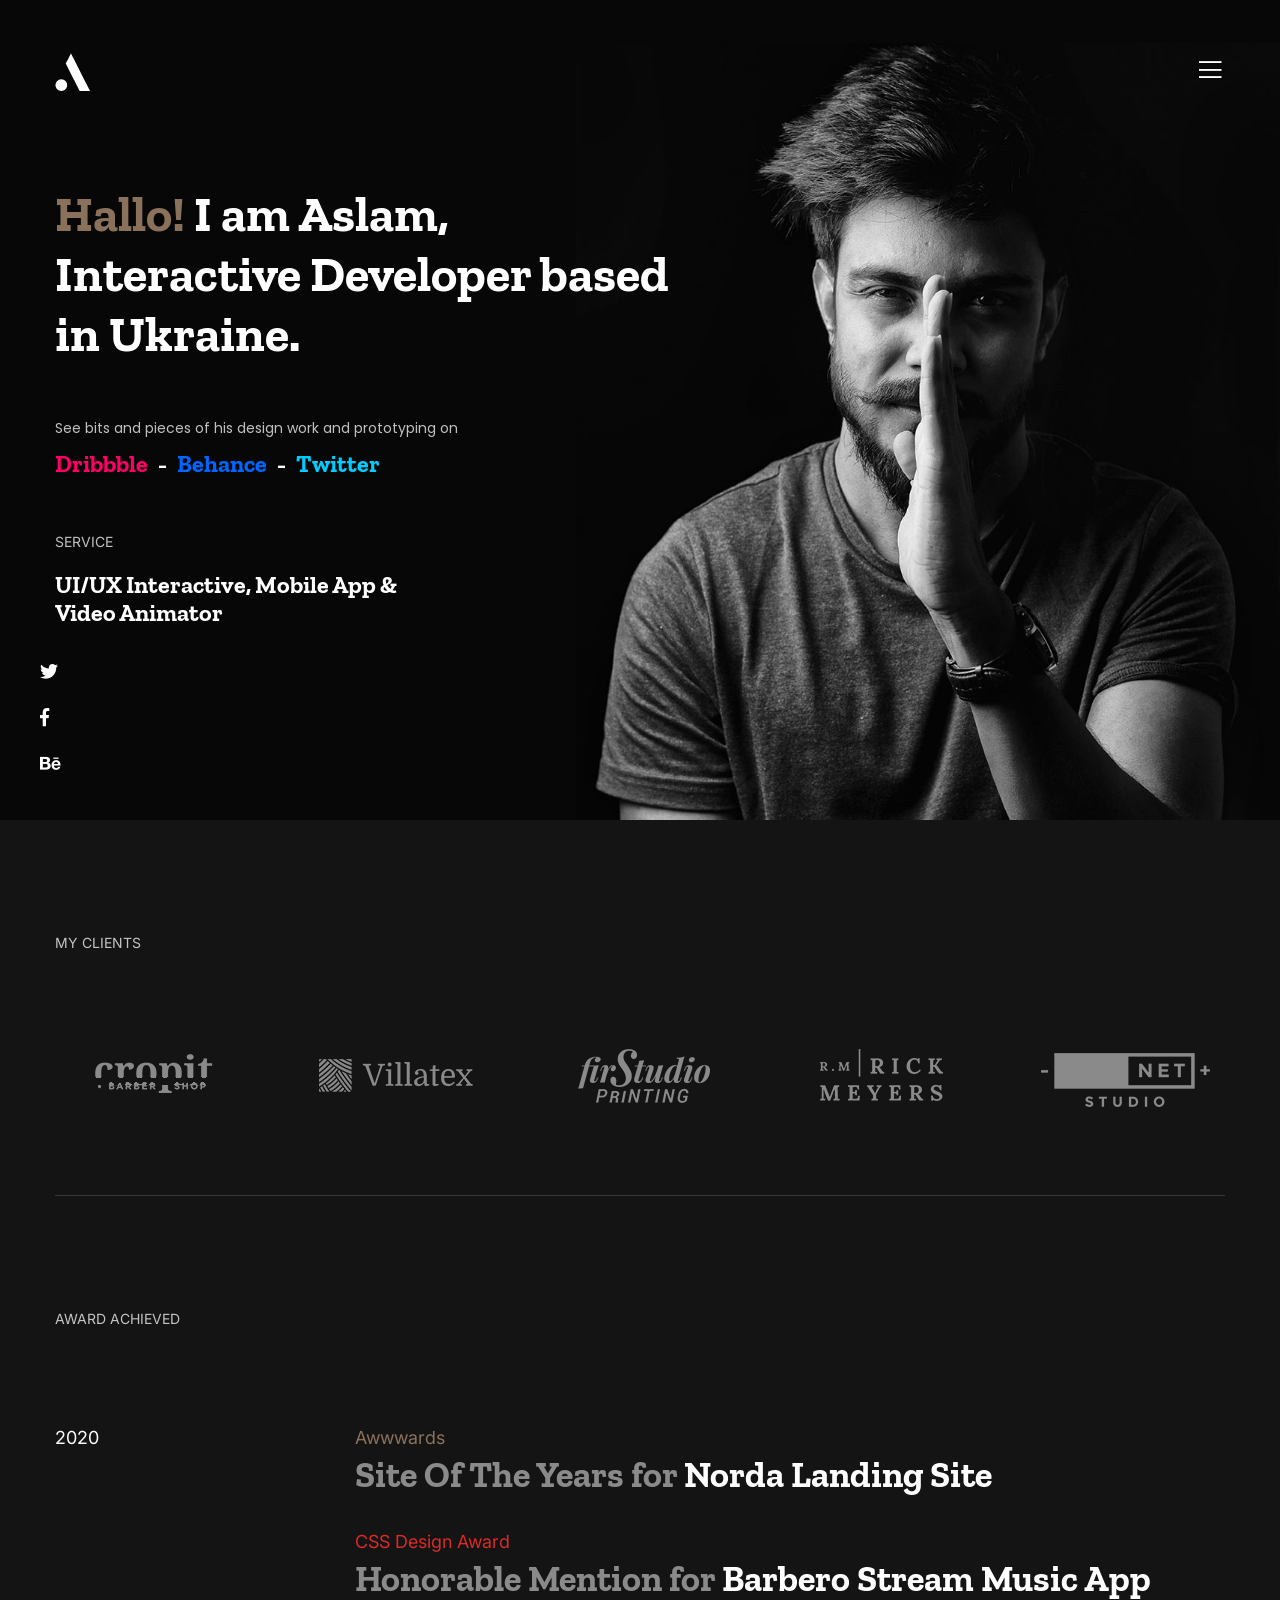
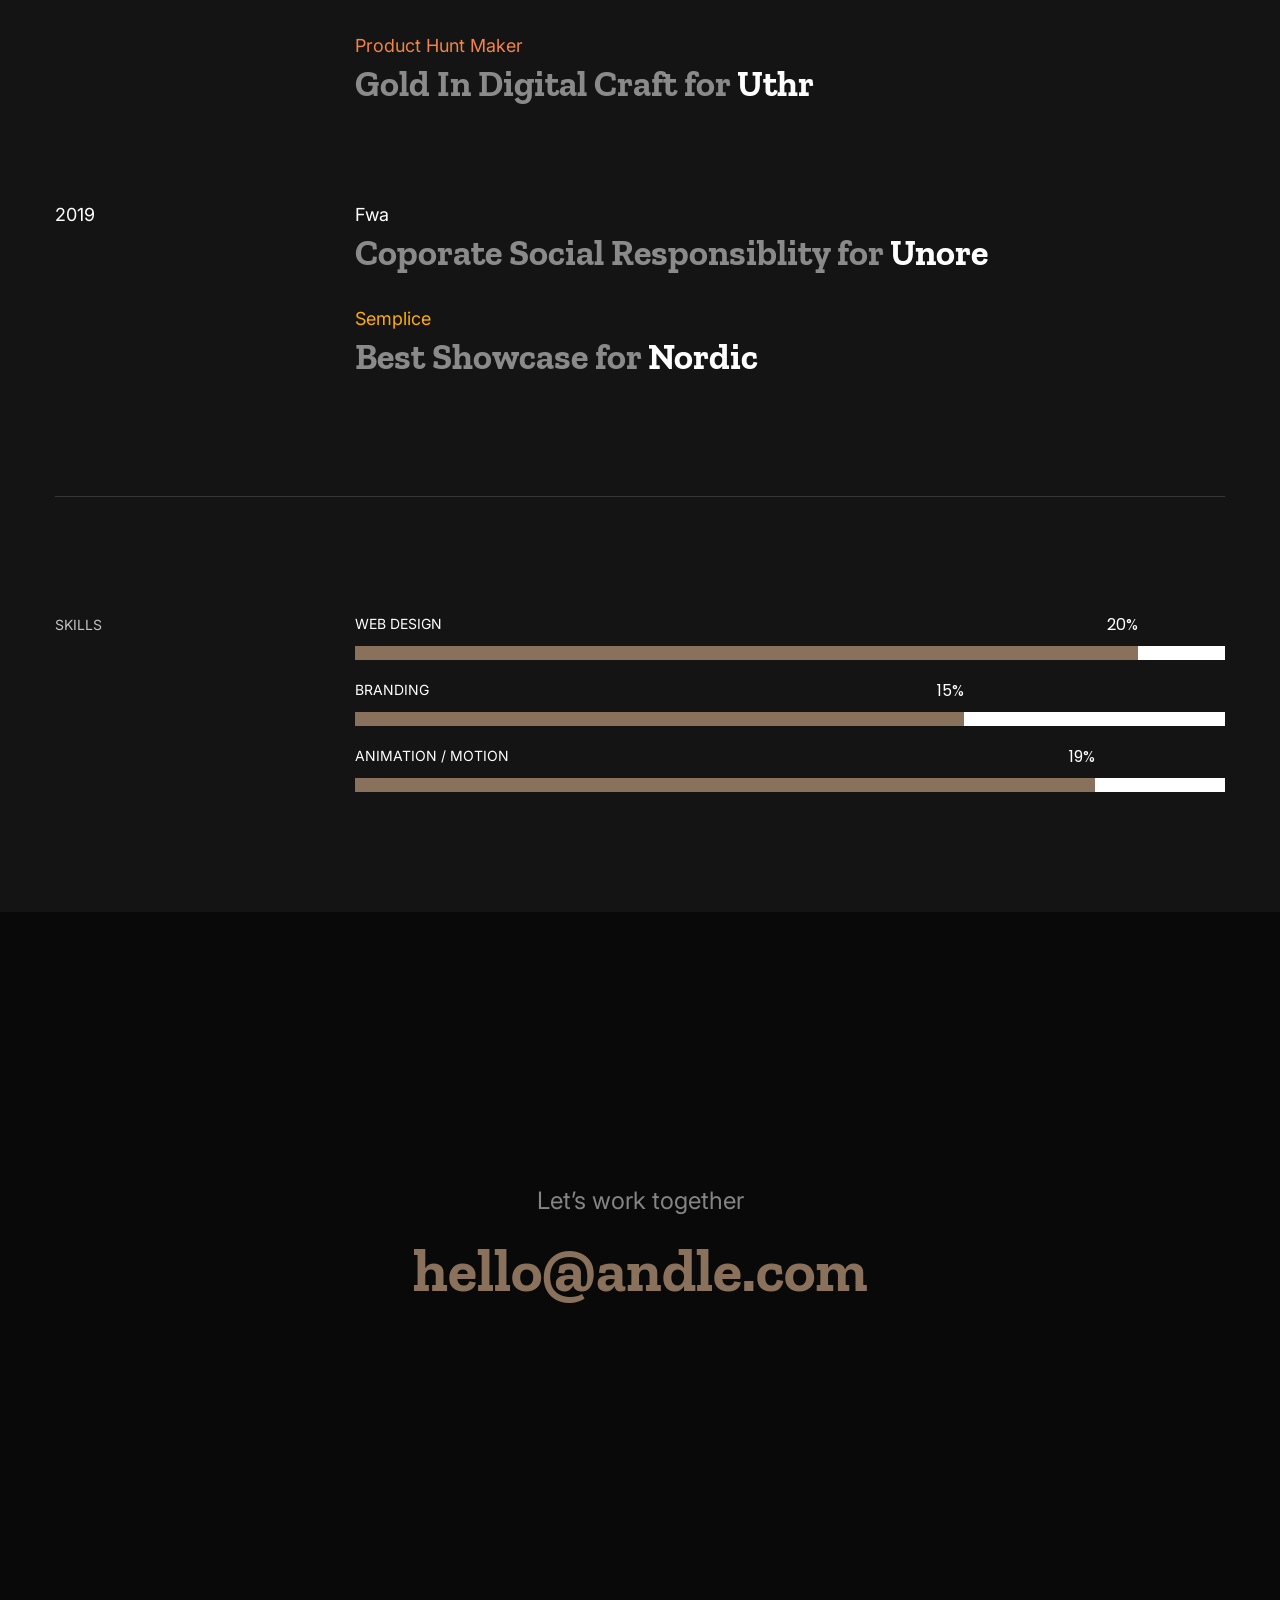
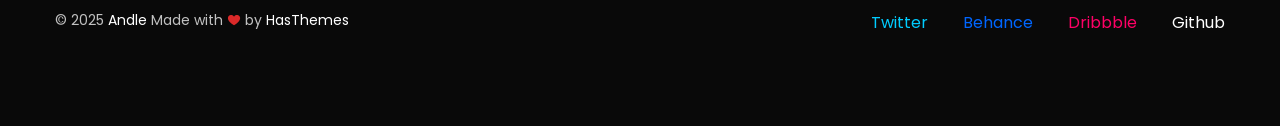
<file: andle/about.html>
<!DOCTYPE html>
<html lang="en">

<head>
    <meta charset="utf-8">
    <meta http-equiv="x-ua-compatible" content="ie=edge">
    <title>Andle - Personal Portfolio Bootstrap 5 Template</title>
    <meta name="robots" content="noindex, follow" />
    <meta name="description" content="">
    <meta name="viewport" content="width=device-width, initial-scale=1, shrink-to-fit=no">
    <!-- Favicon -->
    <link rel="shortcut icon" type="image/x-icon" href="assets/images/favicon.png">

    <!-- CSS
	============================================ -->

    <!-- Icon Font CSS -->
    <link rel="stylesheet" href="assets/css/plugins/fontawesome.min.css">
    <link rel="stylesheet" href="assets/css/plugins/ionicons.min.css">
    <link rel="stylesheet" href="assets/css/plugins/line-awesome.min.css">
    <link rel="stylesheet" href="assets/css/plugins/icofont.min.css">
    <link rel="stylesheet" href="assets/css/plugins/simple-line-icons.css">

    <!-- Plugins CSS -->
    <link rel="stylesheet" href="assets/css/plugins/animate.css">
    <link rel="stylesheet" href="assets/css/plugins/swiper-bundle.min.css">
    <link rel="stylesheet" href="assets/css/plugins/odometer.min.css">

    <!-- Main Style CSS -->
    <link rel="stylesheet" href="assets/css/style.css">


    <!--====== Use the minified version files listed below for better performance and remove the files listed above ======-->
    <!-- <link rel="stylesheet" href="assets/css/vendor/plugins.min.css">
    <link rel="stylesheet" href="assets/css/style.min.css"> -->

</head>


<body>

    <div class="main-wrapper">

        <!-- Header Start  -->
        <div class="header fixed-top">
            <div class="container custom-container">
                <div class="header-wrapper">

                    <!-- header Logo Start -->
                    <div class="logo-box">
                        <div class="logo"><a href="index.html"><img src="assets/images/logo.png" alt="" title=""></a></div>
                    </div>
                    <!-- header Logo end -->

                    <!-- header Menu Toggler Start -->
                    <div class="header-menu-toggler">
                        <a href="javascript:;" class="menu-toggler"><i class="las la-bars"></i></a>
                    </div>
                    <!-- header Menu Toggler end -->

                </div>
            </div>
        </div>
        <!-- Header End -->

        <!-- Header Off Canvas Menu Start -->
        <div class="offcanvas-menu">
            <div class="offcanvas-wrapper">
                <div class="close-btn">
                    <a href="javascript:;" class="menu-close"><i class="ion-ios-close-outline"></i></a>
                </div>
                <div class="logo">
                    <a href="index.html"><img src="assets/images/logo-2.png" alt="Logo"></a>
                </div>
                <div class="primary-menu">
                    <ul>
                        <li><a href="index.html">Home</a></li>
                        <li>
                            <a href="#">About</a>

                            <ul class="sub-menu">
                                <li><a href="about.html">About Us</a></li>
                                <li><a href="pricing.html">Pricing</a></li>
                            </ul>
                        </li>
                        <li>
                            <a href="#">Project</a>

                            <ul class="sub-menu">
                                <li><a href="projects.html">Projects</a></li>
                                <li><a href="project-details.html">Project Details</a></li>
                            </ul>
                        </li>
                        <li>
                            <a href="#">Blog</a>

                            <ul class="sub-menu">
                                <li><a href="blog.html">Blog</a></li>
                                <li><a href="blog-details.html">Blog Details</a></li>
                            </ul>
                        </li>
                        <li><a href="contact.html">Contact</a></li>
                    </ul>
                </div>
            </div>
        </div>
        <!-- Header Off Canvas Menu End-->

        <!-- overly Start -->
        <div class="overlay"></div>
        <!-- overly End -->

        <!-- About Banner Start -->
        <div class="section about-banner-section overflow-hidden">

            <!-- About Banner Start -->
            <div class="about-banner d-flex align-items-center">
                <div class="container">

                    <!-- About Banner Content Start -->
                    <div class="about-banner-content">
                        <h1 class="banner-title"><span>Hallo!</span> I am Aslam, <br> Interactive Developer based <br> in Ukraine.</h1>

                        <div class="banner-social">
                            <p>See bits and pieces of his design work and prototyping on</p>
                            <ul>
                                <li><a target="_blank" class="dribbble" href="#">Dribbble</a></li>
                                <li><a target="_blank" class="behance" href="#">Behance</a></li>
                                <li><a target="_blank" class="twitter" href="#">Twitter</a></li>
                            </ul>
                        </div>

                        <div class="banner-service">
                            <div class="section-title-2">
                                <h2 class="title">Service</h2>
                            </div>
                            <h4 class="service-text"><a href="#">UI/UX Interactive, Mobile App & <br> Video Animator</a></h4>
                        </div>
                    </div>
                    <!-- About Banner Content End -->

                </div>

                <!-- About Banner Image Start -->
                <div class="about-banner-image">
                    <img src="assets/images/about-images-2.jpg" alt="">
                </div>
                <!-- About Banner Image End -->

            </div>
            <!-- About Banner End -->

            <!-- Social Start -->
            <ul class="social">
                <li><a target="_blank" href="#"><i class="fab fa-twitter"></i></a></li>
                <li><a target="_blank" href="#"><i class="fab fa-facebook-f"></i></a></li>
                <li><a target="_blank" href="#"><i class="fab fa-behance"></i></a></li>
            </ul>
            <!-- Social End -->

        </div>
        <!-- About Banner End -->

        <!-- Client & About Start -->
        <div class="section section-padding-02 mt-n1">

            <!-- Client Start -->
            <div class="client-section">
                <div class="container">
                    <!-- Section Title Start -->
                    <div class="section-title-2">
                        <h2 class="title">my clients</h2>
                    </div>
                    <!-- Section Title End -->

                    <!-- Client Wrapper Start -->
                    <div class="client-wrapper">
                        <div class="client-active swiper-container">
                            <div class="swiper-wrapper">
                                <div class="swiper-slide">
                                    <div class="image-box">
                                        <a href="#"><img src="assets/images/clients/client-1.png" alt=""></a>
                                    </div>
                                </div>
                                <div class="swiper-slide">
                                    <div class="image-box">
                                        <a href="#"><img src="assets/images/clients/client-2.png" alt=""></a>
                                    </div>
                                </div>
                                <div class="swiper-slide">
                                    <div class="image-box">
                                        <a href="#"><img src="assets/images/clients/client-3.png" alt=""></a>
                                    </div>
                                </div>
                                <div class="swiper-slide">
                                    <div class="image-box">
                                        <a href="#"><img src="assets/images/clients/client-4.png" alt=""></a>
                                    </div>
                                </div>
                                <div class="swiper-slide">
                                    <div class="image-box">
                                        <a href="#"><img src="assets/images/clients/client-5.png" alt=""></a>
                                    </div>
                                </div>
                                <div class="swiper-slide">
                                    <div class="image-box">
                                        <a href="#"><img src="assets/images/clients/client-1.png" alt=""></a>
                                    </div>
                                </div>
                                <div class="swiper-slide">
                                    <div class="image-box">
                                        <a href="#"><img src="assets/images/clients/client-2.png" alt=""></a>
                                    </div>
                                </div>
                                <div class="swiper-slide">
                                    <div class="image-box">
                                        <a href="#"><img src="assets/images/clients/client-3.png" alt=""></a>
                                    </div>
                                </div>
                            </div>
                        </div>
                    </div>
                    <!-- Client Wrapper End -->
                </div>
            </div>
            <!-- Client End -->

        </div>
        <!-- Client & About End -->

        <!-- Achieved End -->
        <div class="section section-padding mt-n1 mb-n2">
            <div class="container">

                <!-- Section Title Start -->
                <div class="section-title-2">
                    <h2 class="title">award achieved</h2>
                </div>
                <!-- Section Title End -->

                <!-- Achieved Year Start -->
                <div class="achieved-year wow fadeInUp" data-wow-delay="0.3s" data-wow-duration="1.5s">
                    <div class="row">
                        <div class="col-lg-3">

                            <div class="year-text">
                                <p>2020</p>
                            </div>

                        </div>
                        <div class="col-lg-9">

                            <div class="achieved-item">
                                <span class="sub-title text-primary">Awwwards</span>
                                <h2 class="title"><a href="blog-details.html">Site Of The Years for <span>Norda Landing Site</span></a></h2>
                            </div>

                            <div class="achieved-item">
                                <span class="sub-title text-danger">CSS Design Award</span>
                                <h2 class="title"><a href="blog-details.html">Honorable Mention for <span>Barbero Stream Music App</span></a></h2>
                            </div>

                            <div class="achieved-item">
                                <span class="sub-title text-success">Product Hunt Maker</span>
                                <h2 class="title"><a href="blog-details.html">Gold In Digital Craft for <span>Uthr</span></a></h2>
                            </div>

                        </div>
                    </div>
                </div>
                <!-- Achieved Year End -->

                <!-- Achieved Year Start -->
                <div class="achieved-year wow fadeInUp" data-wow-delay="0.5s" data-wow-duration="1.5s">
                    <div class="row">
                        <div class="col-lg-3">

                            <div class="year-text">
                                <p>2019</p>
                            </div>

                        </div>
                        <div class="col-lg-9">

                            <div class="achieved-item">
                                <span class="sub-title text-white">Fwa</span>
                                <h2 class="title"><a href="blog-details.html">Coporate Social Responsiblity for <span>Unore</span></a></h2>
                            </div>

                            <div class="achieved-item">
                                <span class="sub-title text-warning">Semplice</span>
                                <h2 class="title"><a href="blog-details.html">Best Showcase for <span>Nordic</span></a></h2>
                            </div>

                        </div>
                    </div>
                </div>
                <!-- Achieved Year End -->

            </div>
        </div>
        <!-- Achieved End -->

        <!-- Skills End -->
        <div class="section">
            <div class="container">

                <!-- Skills Wrapper Start -->
                <div class="skills-wrapper section-padding wow fadeInUp" data-wow-delay="0.3s" data-wow-duration="1.5s">
                    <div class="row">
                        <div class="col-lg-3">

                            <!-- Section Title Start -->
                            <div class="section-title-2">
                                <h2 class="title">Skills</h2>
                            </div>
                            <!-- Section Title End -->

                        </div>
                        <div class="col-lg-9">

                            <!-- Skills bar Start -->
                            <div class="skill-bar-wrapper">

                                <!-- Single Skills bar Start -->
                                <div class="single-skills-bar">
                                    <span class="title">Web Design</span>

                                    <div class="skill-bar">
                                        <div class="bar-inner">
                                            <div class="bar progress-line" data-width="90">
                                                <div class="skill-percentage">
                                                    <div class="count-box"><span class="count-text" data-speed="2000" data-stop="90">0</span>%</div>
                                                </div>
                                            </div>
                                        </div>
                                    </div>
                                </div>
                                <!-- Single Skills bar End -->

                                <!-- Single Skills bar Start -->
                                <div class="single-skills-bar">
                                    <span class="title">branding</span>

                                    <div class="skill-bar">
                                        <div class="bar-inner">
                                            <div class="bar progress-line" data-width="70">
                                                <div class="skill-percentage">
                                                    <div class="count-box"><span class="count-text" data-speed="2000" data-stop="70">0</span>%</div>
                                                </div>
                                            </div>
                                        </div>
                                    </div>
                                </div>
                                <!-- Single Skills bar End -->

                                <!-- Single Skills bar Start -->
                                <div class="single-skills-bar">
                                    <span class="title">animation / motion</span>

                                    <div class="skill-bar">
                                        <div class="bar-inner">
                                            <div class="bar progress-line" data-width="85">
                                                <div class="skill-percentage">
                                                    <div class="count-box"><span class="count-text" data-speed="2000" data-stop="85">0</span>%</div>
                                                </div>
                                            </div>
                                        </div>
                                    </div>
                                </div>
                                <!-- Single Skills bar End -->

                            </div>
                            <!-- Skills bar End -->

                        </div>
                    </div>
                </div>
                <!-- Skills Wrapper End -->

            </div>
        </div>
        <!-- Skills End -->

        <!-- Footer Start -->
        <div class="section bg-dark">
            <div class="container">

                <!-- Footer Info Box Start -->
                <div class="footer-info-box text-center">
                    <h4 class="title wow fadeInUp" data-wow-delay="0.3s" data-wow-duration="2s">Let’s work together</h4>
                    <h2 class="mail wow fadeInUp" data-wow-delay="0.5s" data-wow-duration="2s"><a href="mailto:hello@andle.com">hello@andle.com</a></h2>
                </div>
                <!-- Footer Info Box End -->

                <!-- Footer Copyright & Social Start -->
                <div class="footer-copyright-social">
                    <div class="footer-copyright">
                        <p>&copy; 2025 <span> Andle</span> Made with <i class="icofont-heart" aria-hidden="true"></i> by <a href="https://hasthemes.com/" target="_blank">HasThemes</a></p>
                    </div>
                    <div class="footer-social">
                        <ul class="social">
                            <li><a target="_blank" class="twitter" href="#">Twitter</a></li>
                            <li><a target="_blank" class="behance" href="#">Behance</a></li>
                            <li><a target="_blank" class="dribbble" href="#">Dribbble</a></li>
                            <li><a target="_blank" class="github" href="#">Github</a></li>
                        </ul>
                    </div>
                </div>
                <!-- Footer Copyright & Social End -->

            </div>
        </div>
        <!-- Footer End -->

    </div>

    <!--Back To Start-->
    <a href="#" class="back-to-top">
        <i class="ion-android-arrow-up"></i>
    </a>
    <!--Back To End-->





    <!-- JS
    ============================================ -->

    <!-- Modernizer & jQuery JS -->
    <script src="assets/js/vendor/modernizr-3.11.2.min.js"></script>
    <script src="assets/js/vendor/jquery-3.5.1.min.js"></script>

    <!-- Bootstrap JS -->
    <script src="assets/js/plugins/popper.min.js"></script>
    <script src="assets/js/plugins/bootstrap.min.js"></script>

    <!-- Plugins JS -->
    <script src="assets/js/plugins/swiper-bundle.min.js"></script>
    <script src="assets/js/plugins/appear.js"></script>
    <script src="assets/js/plugins/validate.js"></script>
    <script src="assets/js/plugins/odometer.min.js"></script>
    <script src="assets/js/plugins/isotope.pkgd.min.js"></script>
    <script src="assets/js/plugins/imagesloaded.pkgd.min.js"></script>
    <script src="assets/js/plugins/wow.js"></script>
    <script src="assets/js/plugins/ajax-contact.js"></script>

    <!--====== Use the minified version files listed below for better performance and remove the files listed above ======-->
    <!-- <script src="assets/js/plugins.min.js"></script> -->


    <!-- Main JS -->
    <script src="assets/js/main.js"></script>

</body>

</html>
</file>
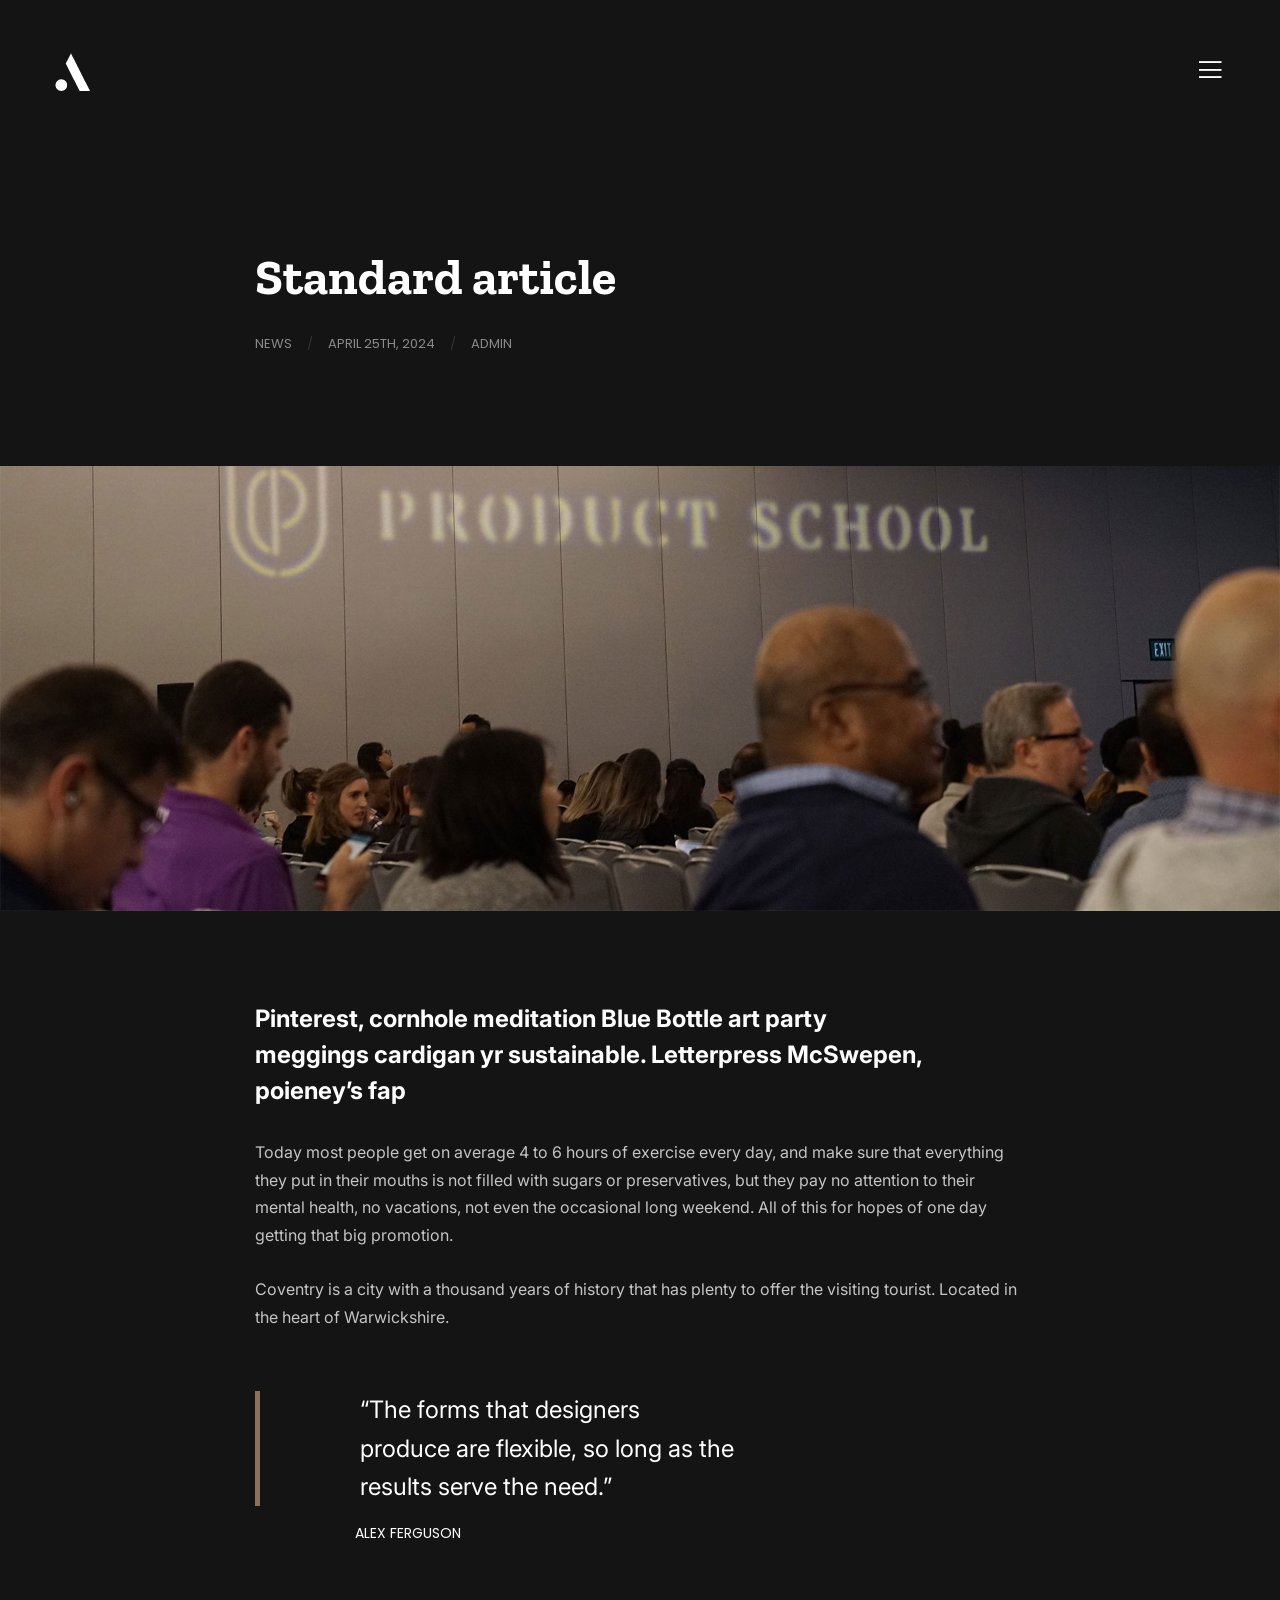
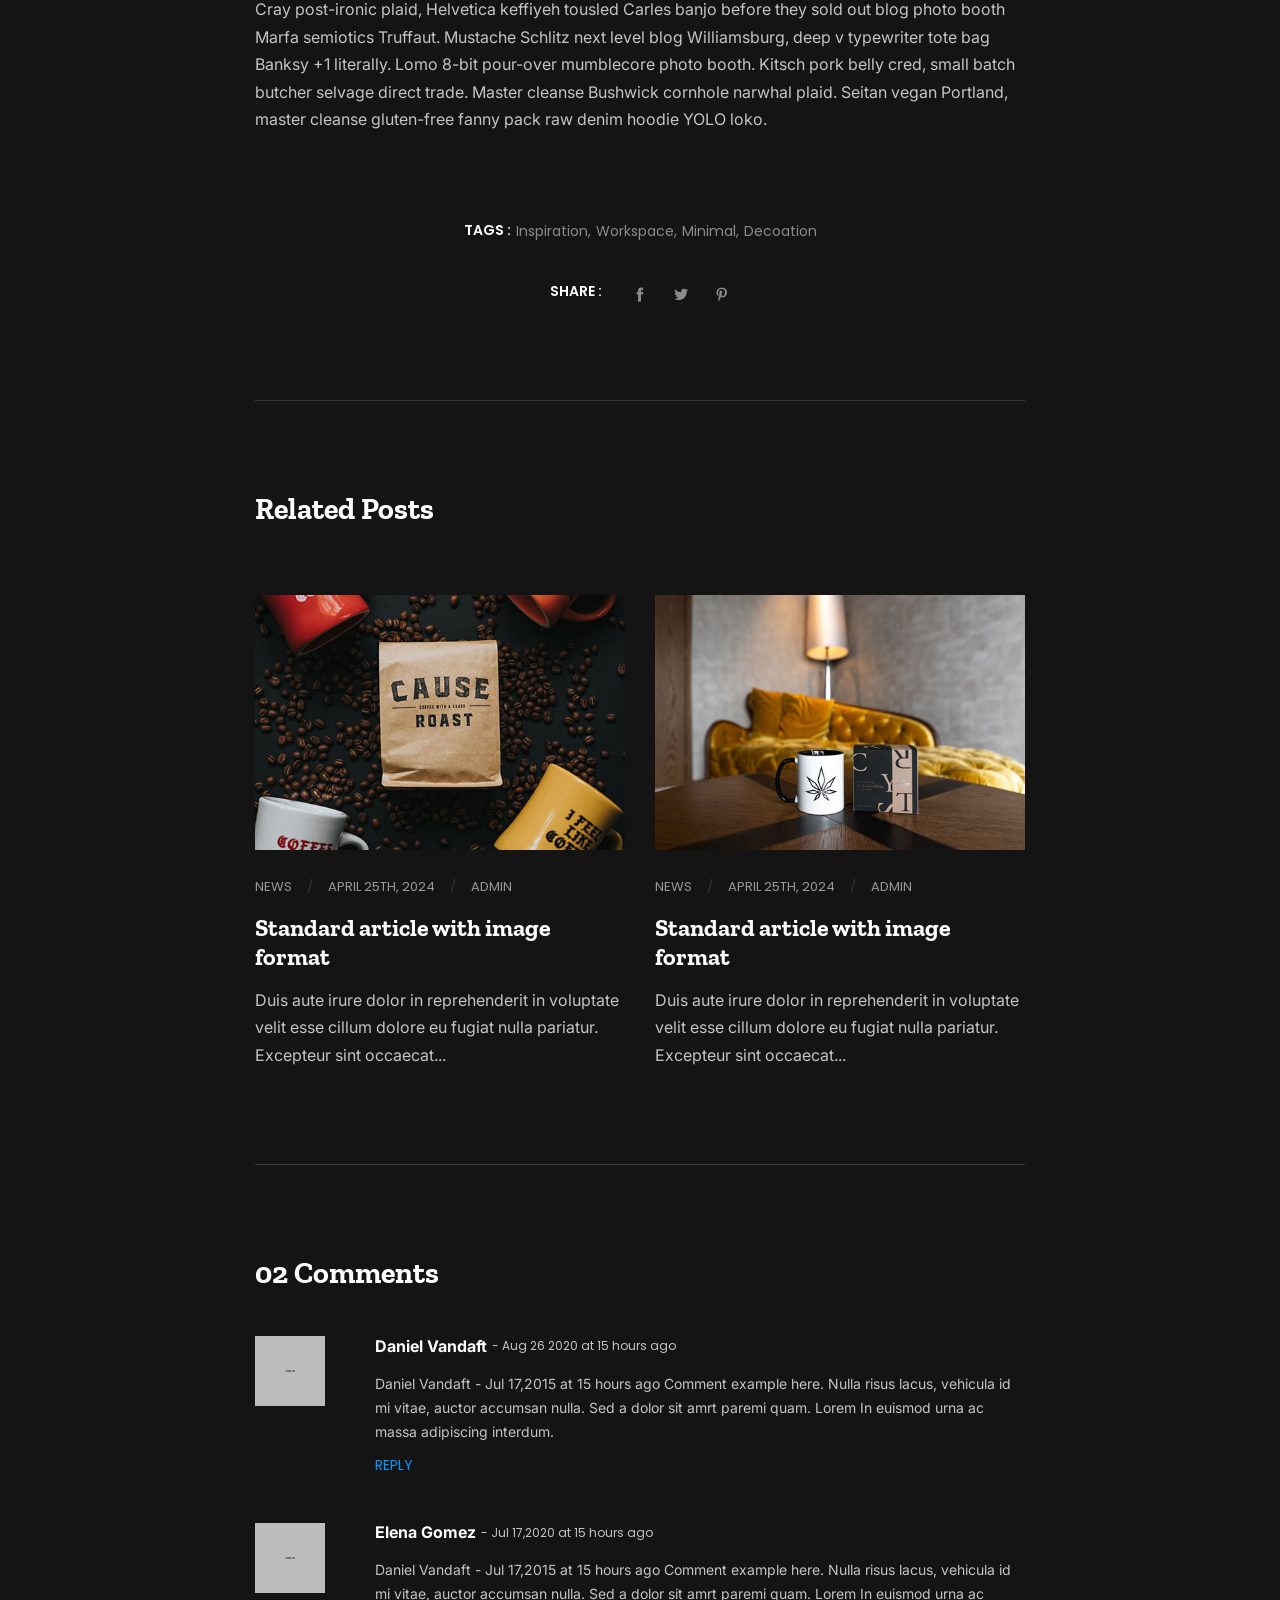
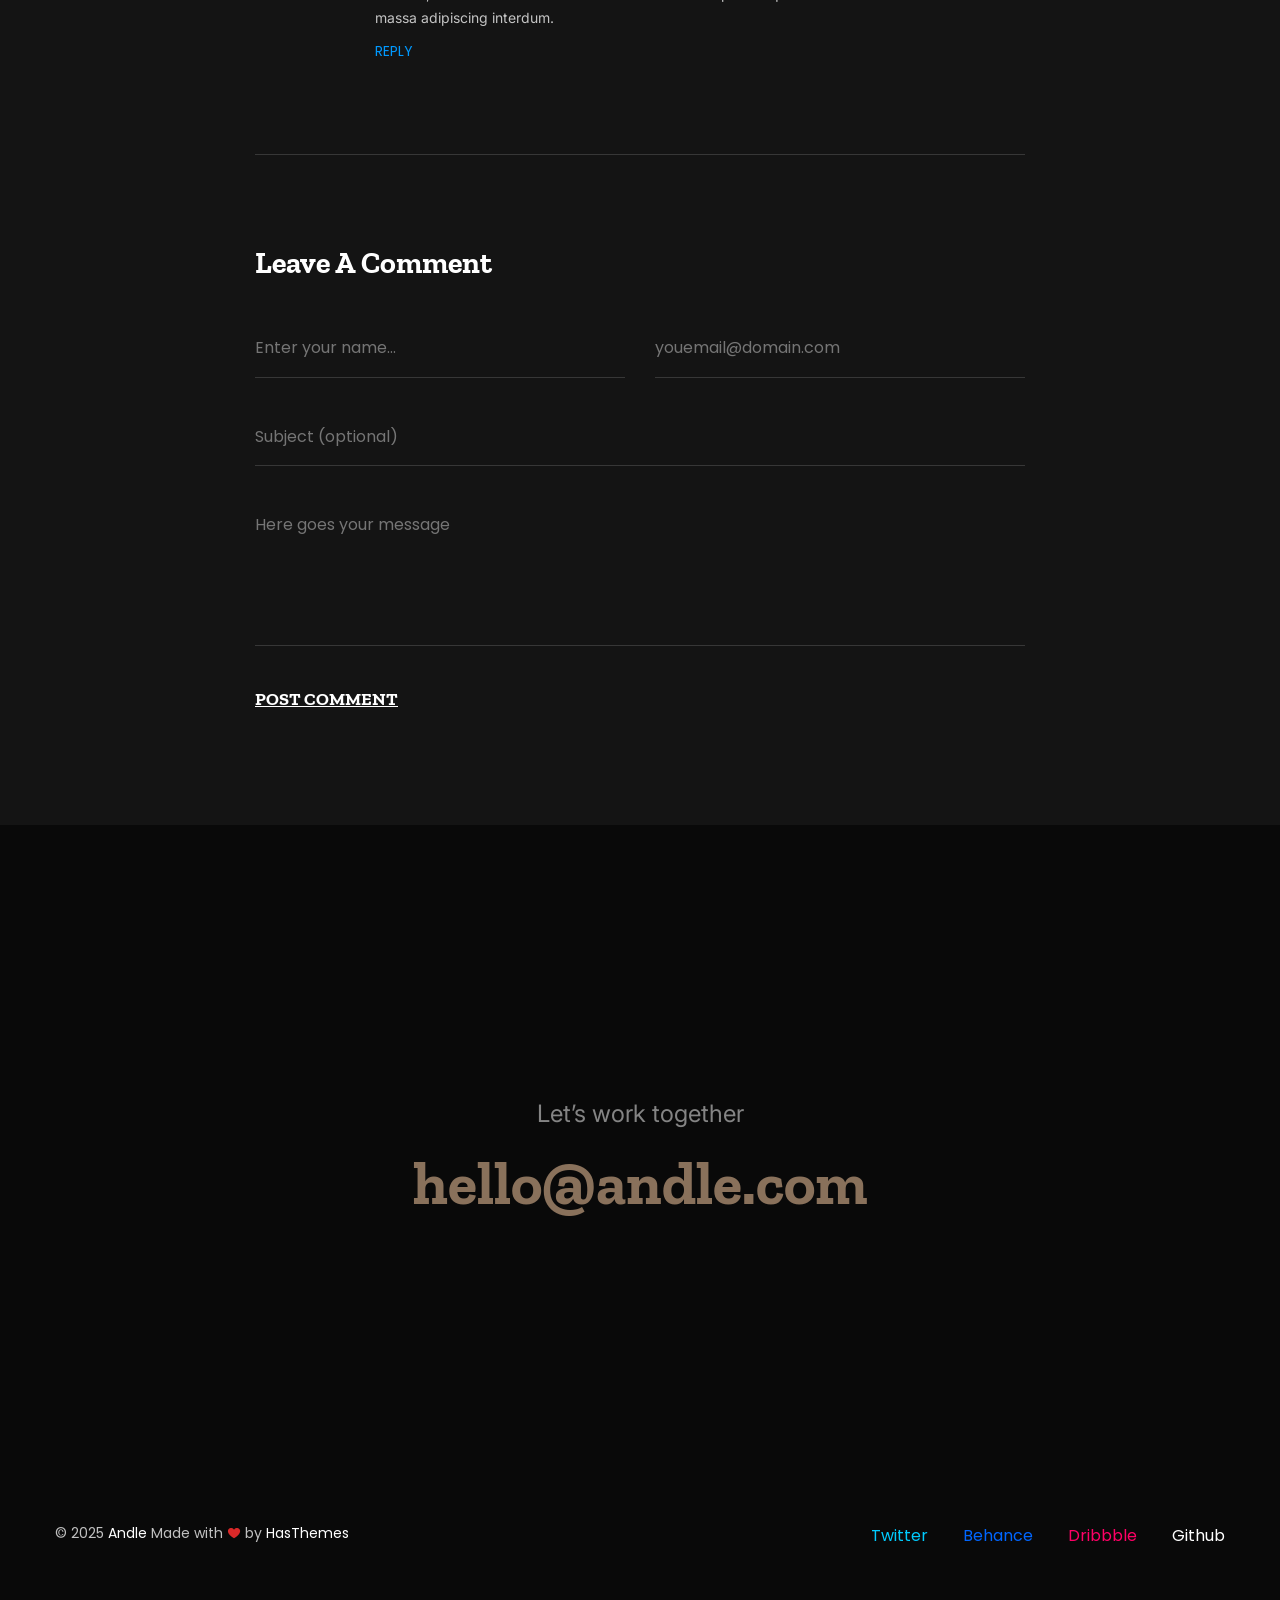
<file: andle/blog-details.html>
<!DOCTYPE html>
<html lang="en">

<head>
    <meta charset="utf-8">
    <meta http-equiv="x-ua-compatible" content="ie=edge">
    <title>Andle - Personal Portfolio Bootstrap 5 Template</title>
    <meta name="robots" content="noindex, follow" />
    <meta name="description" content="">
    <meta name="viewport" content="width=device-width, initial-scale=1, shrink-to-fit=no">
    <!-- Favicon -->
    <link rel="shortcut icon" type="image/x-icon" href="assets/images/favicon.png">

    <!-- CSS
	============================================ -->

    <!-- Icon Font CSS -->
    <link rel="stylesheet" href="assets/css/plugins/fontawesome.min.css">
    <link rel="stylesheet" href="assets/css/plugins/ionicons.min.css">
    <link rel="stylesheet" href="assets/css/plugins/line-awesome.min.css">
    <link rel="stylesheet" href="assets/css/plugins/icofont.min.css">
    <link rel="stylesheet" href="assets/css/plugins/simple-line-icons.css">

    <!-- Plugins CSS -->
    <link rel="stylesheet" href="assets/css/plugins/animate.css">
    <link rel="stylesheet" href="assets/css/plugins/swiper-bundle.min.css">
    <link rel="stylesheet" href="assets/css/plugins/odometer.min.css">

    <!-- Main Style CSS -->
    <link rel="stylesheet" href="assets/css/style.css">


    <!--====== Use the minified version files listed below for better performance and remove the files listed above ======-->
    <!-- <link rel="stylesheet" href="assets/css/vendor/plugins.min.css">
    <link rel="stylesheet" href="assets/css/style.min.css"> -->

</head>


<body>

    <div class="main-wrapper">

        <!-- Header Start  -->
        <div class="header fixed-top">
            <div class="container custom-container">
                <div class="header-wrapper">

                    <!-- header Logo Start -->
                    <div class="logo-box">
                        <div class="logo"><a href="index.html"><img src="assets/images/logo.png" alt="" title=""></a></div>
                    </div>
                    <!-- header Logo end -->

                    <!-- header Menu Toggler Start -->
                    <div class="header-menu-toggler">
                        <a href="javascript:;" class="menu-toggler"><i class="las la-bars"></i></a>
                    </div>
                    <!-- header Menu Toggler end -->

                </div>
            </div>
        </div>
        <!-- Header End -->

        <!-- Header Off Canvas Menu Start -->
        <div class="offcanvas-menu">
            <div class="offcanvas-wrapper">
                <div class="close-btn">
                    <a href="javascript:;" class="menu-close"><i class="ion-ios-close-outline"></i></a>
                </div>
                <div class="logo">
                    <a href="index.html"><img src="assets/images/logo-2.png" alt="Logo"></a>
                </div>
                <div class="primary-menu">
                    <ul>
                        <li><a href="index.html">Home</a></li>
                        <li>
                            <a href="#">About</a>

                            <ul class="sub-menu">
                                <li><a href="about.html">About Us</a></li>
                                <li><a href="pricing.html">Pricing</a></li>
                            </ul>
                        </li>
                        <li>
                            <a href="#">Project</a>

                            <ul class="sub-menu">
                                <li><a href="projects.html">Projects</a></li>
                                <li><a href="project-details.html">Project Details</a></li>
                            </ul>
                        </li>
                        <li>
                            <a href="#">Blog</a>

                            <ul class="sub-menu">
                                <li><a href="blog.html">Blog</a></li>
                                <li><a href="blog-details.html">Blog Details</a></li>
                            </ul>
                        </li>
                        <li><a href="contact.html">Contact</a></li>
                    </ul>
                </div>
            </div>
        </div>
        <!-- Header Off Canvas Menu End-->

        <!-- overly Start -->
        <div class="overlay"></div>
        <!-- overly End -->

        <!-- Blog Details Start -->
        <div class="section">
            <div class="container">

                <div class="row justify-content-center">
                    <div class="col-xl-8 col-lg-10">
                        <!-- Page Banner Title Start -->
                        <div class="page-banner-title">
                            <h2 class="title">Standard article</h2>
                            <ul class="meta">
                                <li><a href="#">news</a></li>
                                <li><a href="#">April 25th, 2024</a></li>
                                <li><a href="#">admin</a></li>
                            </ul>
                        </div>
                        <!-- Page Banner Title End -->
                    </div>
                </div>

            </div>

            <div class="blog-details section-padding-02 mt-n2">
                <img src="assets/images/blog/blog-details.jpg" alt="">
            </div>

            <div class="container">
                <div class="row justify-content-center">
                    <div class="col-xl-8 col-lg-10">

                        <!-- Blog Details Content Start -->
                        <div class="blog-details-content">
                            <h2 class="blog-title">Pinterest, cornhole meditation Blue Bottle art party <br> meggings cardigan yr sustainable. Letterpress McSwepen, <br> poieney’s fap</h2>

                            <p>Today most people get on average 4 to 6 hours of exercise every day, and make sure that everything they put in their mouths is not filled with sugars or preservatives, but they pay no attention to their mental health, no vacations, not even the occasional long weekend. All of this for hopes of one day getting that big promotion. <br> <br> Coventry is a city with a thousand years of history that has plenty to offer the visiting tourist. Located in the heart of Warwickshire.</p>

                            <blockquote class="blockquote-2">
                                <p>“The forms that designers <br> produce are flexible, so long as the <br> results serve the need.”</p>
                                <div class="author-name">Alex Ferguson</div>
                            </blockquote>

                            <p>Cray post-ironic plaid, Helvetica keffiyeh tousled Carles banjo before they sold out blog photo booth Marfa semiotics Truffaut. Mustache Schlitz next level blog Williamsburg, deep v typewriter tote bag Banksy +1 literally. Lomo 8-bit pour-over mumblecore photo booth. Kitsch pork belly cred, small batch butcher selvage direct trade. Master cleanse Bushwick cornhole narwhal plaid. Seitan vegan Portland, master cleanse gluten-free fanny pack raw denim hoodie YOLO loko.</p>

                            <!-- Post Tags Share Start -->
                            <div class="post-tags-share text-center">
                                <div class="post-tags">
                                    <h6 class="label">Tags :</h6>
                                    <ul class="tags">
                                        <li><a href="#">Inspiration,</a></li>
                                        <li><a href="#">Workspace,</a></li>
                                        <li><a href="#">Minimal,</a></li>
                                        <li><a href="#">Decoation</a></li>
                                    </ul>
                                </div>
                                <div class="post-share">
                                    <h6 class="label">Share :</h6>
                                    <ul class="social">
                                        <li><a href="#"><i class="icofont-facebook"></i></a></li>
                                        <li><a href="#"><i class="icofont-twitter"></i></a></li>
                                        <li><a href="#"><i class="icofont-pinterest"></i></a></li>
                                    </ul>
                                </div>
                            </div>
                            <!-- Post Tags Share End -->

                            <!-- Related Posts Start -->
                            <div class="related-post">
                                <h3 class="blog-label">Related Posts</h3>

                                <div class="related-post-wrapper">
                                    <div class="row">
                                        <div class="col-md-6">
                                            <!-- Single Blog Start -->
                                            <div class="single-blog">
                                                <div class="blog-images">
                                                    <a href="blog-details.html"><img src="assets/images/blog/blog-3.jpg" alt="Blog"></a>
                                                </div>
                                                <div class="blog-content">
                                                    <ul class="meta">
                                                        <li><a href="#">news</a></li>
                                                        <li><a href="#">April 25th, 2024</a></li>
                                                        <li><a href="#">admin</a></li>
                                                    </ul>
                                                    <h3 class="title"><a href="blog-details.html">Standard article with image format</a></h3>
                                                    <p>Duis aute irure dolor in reprehenderit in voluptate velit esse cillum dolore eu fugiat nulla pariatur. Excepteur sint occaecat...</p>
                                                </div>
                                            </div>
                                            <!-- Single Blog End -->
                                        </div>
                                        <div class="col-md-6">
                                            <!-- Single Blog Start -->
                                            <div class="single-blog">
                                                <div class="blog-images">
                                                    <a href="blog-details.html"><img src="assets/images/blog/blog-2.jpg" alt="Blog"></a>
                                                </div>
                                                <div class="blog-content">
                                                    <ul class="meta">
                                                        <li><a href="#">news</a></li>
                                                        <li><a href="#">April 25th, 2024</a></li>
                                                        <li><a href="#">admin</a></li>
                                                    </ul>
                                                    <h3 class="title"><a href="blog-details.html">Standard article with image format</a></h3>
                                                    <p>Duis aute irure dolor in reprehenderit in voluptate velit esse cillum dolore eu fugiat nulla pariatur. Excepteur sint occaecat...</p>
                                                </div>
                                            </div>
                                            <!-- Single Blog End -->
                                        </div>
                                    </div>
                                </div>
                            </div>
                            <!-- Related Posts End -->

                            <!-- Comment Start -->
                            <div class="comment-post">
                                <h3 class="blog-label">02 Comments</h3>

                                <div class="comment-post-wrapper">

                                    <!-- Single Comment Start -->
                                    <div class="single-comment">
                                        <div class="comment-thumble">
                                            <img src="assets/images/author-1.jpg" alt="Author">
                                        </div>
                                        <div class="comment-content">
                                            <div class="comment-info">
                                                <h6 class="name">Daniel Vandaft </h6>
                                                <span class="date">- Aug 26 2020 at 15 hours ago</span>
                                            </div>
                                            <p>Daniel Vandaft - Jul 17,2015 at 15 hours ago Comment example here. Nulla risus lacus, vehicula id mi vitae, auctor accumsan nulla. Sed a dolor sit amrt paremi quam. Lorem In euismod urna ac massa adipiscing interdum.</p>

                                            <a href="#" class="reply">Reply</a>
                                        </div>
                                    </div>
                                    <!-- Single Comment Start -->

                                    <!-- Single Comment Start -->
                                    <div class="single-comment">
                                        <div class="comment-thumble">
                                            <img src="assets/images/author-2.jpg" alt="Author">
                                        </div>
                                        <div class="comment-content">
                                            <div class="comment-info">
                                                <h6 class="name">Elena Gomez </h6>
                                                <span class="date">- Jul 17,2020 at 15 hours ago</span>
                                            </div>
                                            <p>Daniel Vandaft - Jul 17,2015 at 15 hours ago Comment example here. Nulla risus lacus, vehicula id mi vitae, auctor accumsan nulla. Sed a dolor sit amrt paremi quam. Lorem In euismod urna ac massa adipiscing interdum.</p>

                                            <a href="#" class="reply">Reply</a>
                                        </div>
                                    </div>
                                    <!-- Single Comment Start -->

                                </div>
                            </div>
                            <!-- Comment End -->

                            <!-- Comment Form End -->
                            <div class="comment-form">
                                <h3 class="blog-label">Leave A Comment</h3>

                                <div class="comment-form-wrapper">
                                    <form action="#">
                                        <div class="row">
                                            <div class="col-md-6">
                                                <!-- Single Form Start -->
                                                <div class="single-form">
                                                    <input type="text" placeholder="Enter your name...">
                                                </div>
                                                <!-- Single Form Start -->
                                            </div>
                                            <div class="col-md-6">
                                                <!-- Single Form Start -->
                                                <div class="single-form">
                                                    <input type="email" placeholder="youemail@domain.com">
                                                </div>
                                                <!-- Single Form Start -->
                                            </div>
                                            <div class="col-md-12">
                                                <!-- Single Form Start -->
                                                <div class="single-form">
                                                    <input type="text" placeholder="Subject (optional)">
                                                </div>
                                                <!-- Single Form Start -->
                                            </div>
                                            <div class="col-md-12">
                                                <!-- Single Form Start -->
                                                <div class="single-form">
                                                    <textarea placeholder="Here goes your message"></textarea>
                                                </div>
                                                <!-- Single Form Start -->
                                            </div>
                                            <div class="col-md-12">
                                                <!-- Single Form Start -->
                                                <div class="form-btn">
                                                    <button>Post Comment</button>
                                                </div>
                                                <!-- Single Form Start -->
                                            </div>
                                        </div>
                                    </form>
                                </div>
                            </div>
                            <!-- Comment Form End -->

                        </div>
                        <!-- Blog Details Content End -->

                    </div>
                </div>
            </div>


        </div>
        <!-- Blog Details End -->

        <!-- Footer Start -->
        <div class="section bg-dark">
            <div class="container">

                <!-- Footer Info Box Start -->
                <div class="footer-info-box text-center">
                    <h4 class="title wow fadeInUp" data-wow-delay="0.3s" data-wow-duration="2s">Let’s work together</h4>
                    <h2 class="mail wow fadeInUp" data-wow-delay="0.5s" data-wow-duration="2s"><a href="mailto:hello@andle.com">hello@andle.com</a></h2>
                </div>
                <!-- Footer Info Box End -->

                <!-- Footer Copyright & Social Start -->
                <div class="footer-copyright-social">
                    <div class="footer-copyright">
                        <p>&copy; 2025 <span> Andle</span> Made with <i class="icofont-heart" aria-hidden="true"></i> by <a href="https://hasthemes.com/" target="_blank">HasThemes</a></p>
                    </div>
                    <div class="footer-social">
                        <ul class="social">
                            <li><a target="_blank" class="twitter" href="#">Twitter</a></li>
                            <li><a target="_blank" class="behance" href="#">Behance</a></li>
                            <li><a target="_blank" class="dribbble" href="#">Dribbble</a></li>
                            <li><a target="_blank" class="github" href="#">Github</a></li>
                        </ul>
                    </div>
                </div>
                <!-- Footer Copyright & Social End -->

            </div>
        </div>
        <!-- Footer End -->

    </div>

    <!--Back To Start-->
    <a href="#" class="back-to-top">
        <i class="ion-android-arrow-up"></i>
    </a>
    <!--Back To End-->





    <!-- JS
    ============================================ -->

    <!-- Modernizer & jQuery JS -->
    <script src="assets/js/vendor/modernizr-3.11.2.min.js"></script>
    <script src="assets/js/vendor/jquery-3.5.1.min.js"></script>

    <!-- Bootstrap JS -->
    <script src="assets/js/plugins/popper.min.js"></script>
    <script src="assets/js/plugins/bootstrap.min.js"></script>

    <!-- Plugins JS -->
    <script src="assets/js/plugins/swiper-bundle.min.js"></script>
    <script src="assets/js/plugins/appear.js"></script>
    <script src="assets/js/plugins/validate.js"></script>
    <script src="assets/js/plugins/odometer.min.js"></script>
    <script src="assets/js/plugins/isotope.pkgd.min.js"></script>
    <script src="assets/js/plugins/imagesloaded.pkgd.min.js"></script>
    <script src="assets/js/plugins/wow.js"></script>
    <script src="assets/js/plugins/ajax-contact.js"></script>

    <!--====== Use the minified version files listed below for better performance and remove the files listed above ======-->
    <!-- <script src="assets/js/plugins.min.js"></script> -->


    <!-- Main JS -->
    <script src="assets/js/main.js"></script>

</body>

</html>
</file>
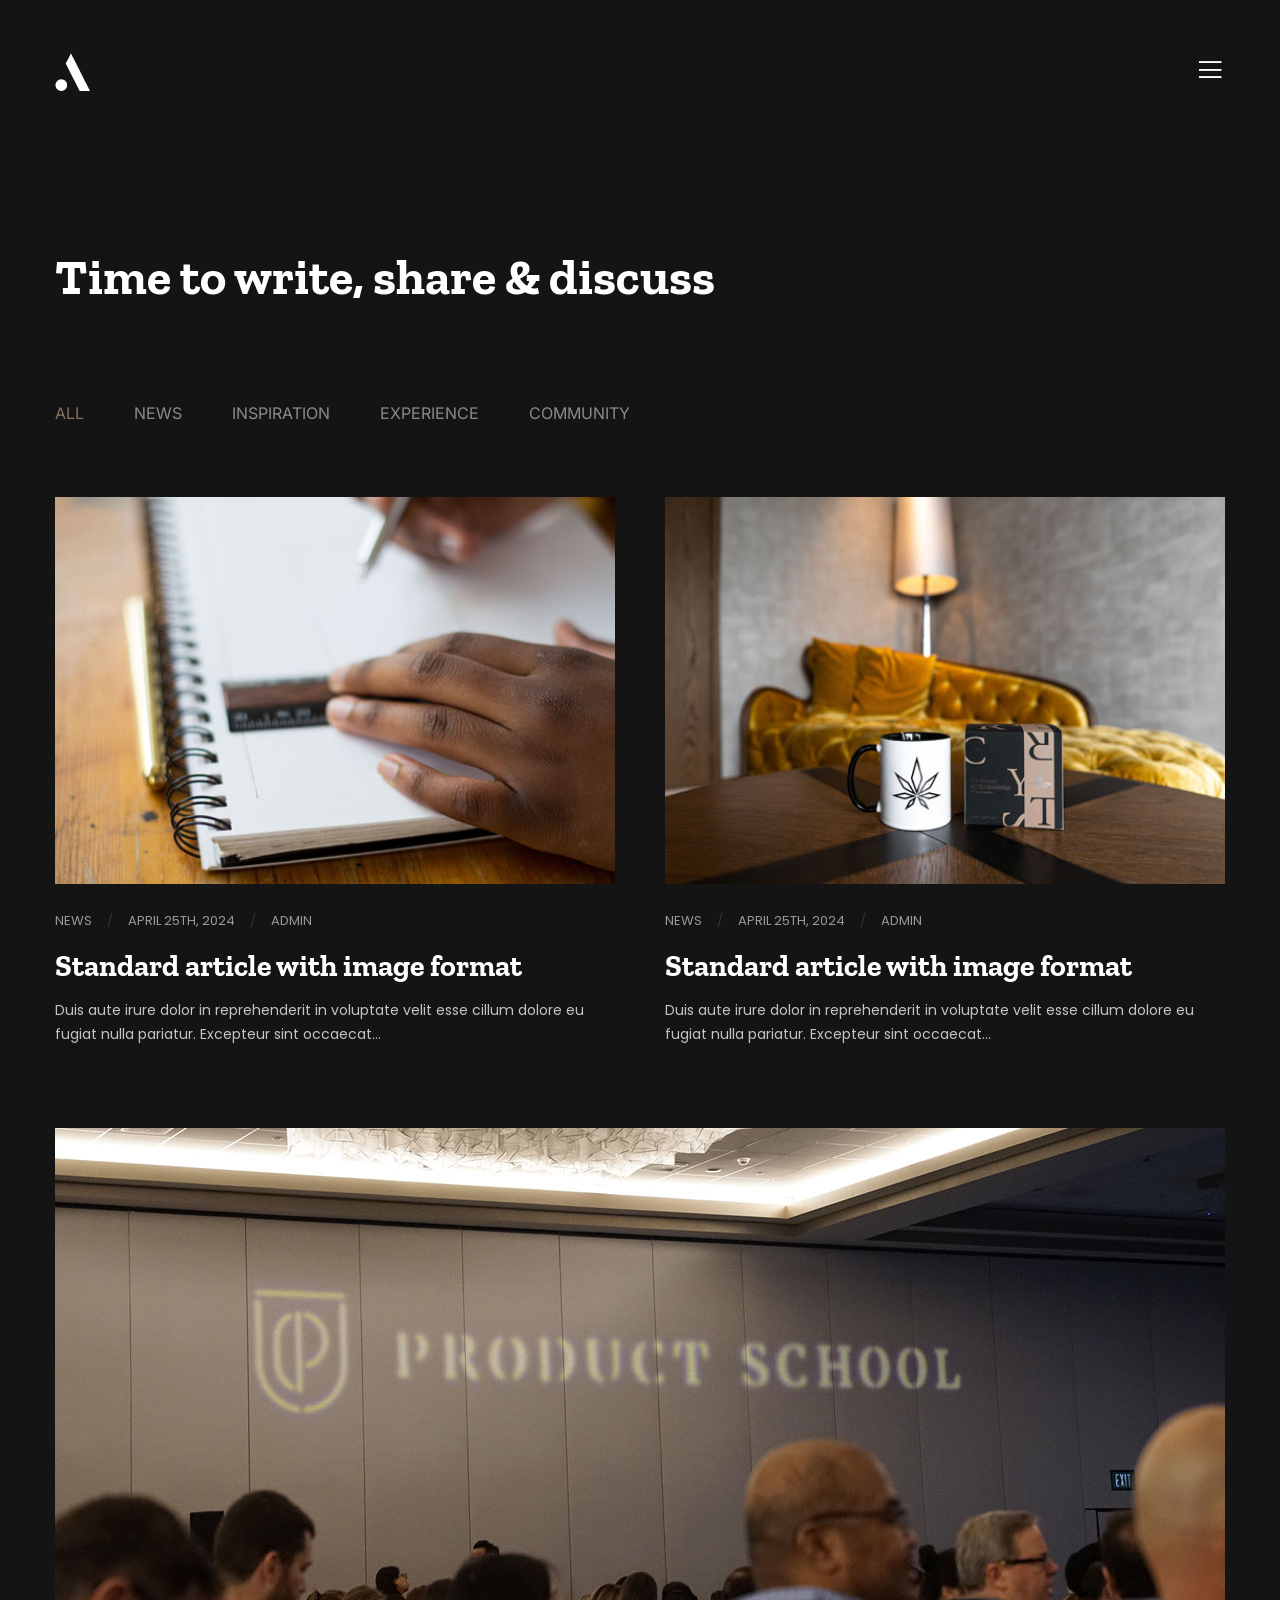
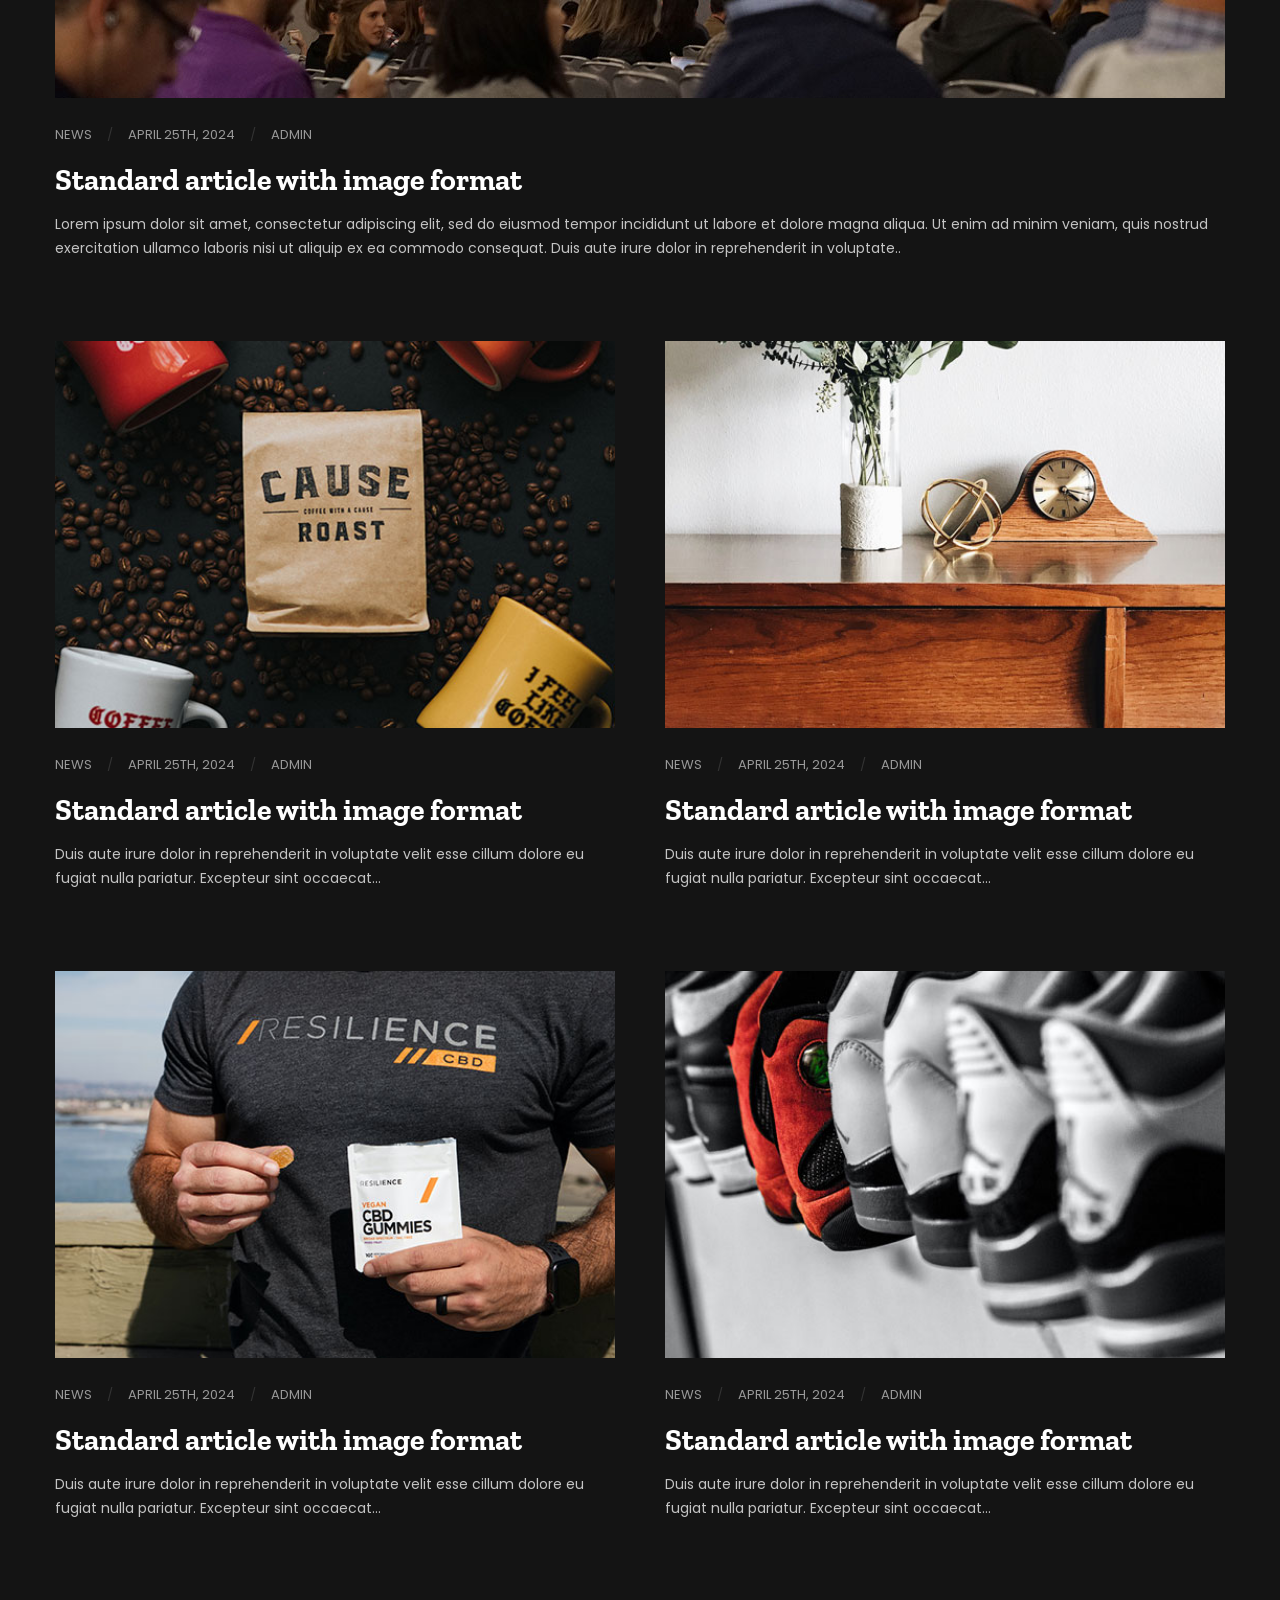
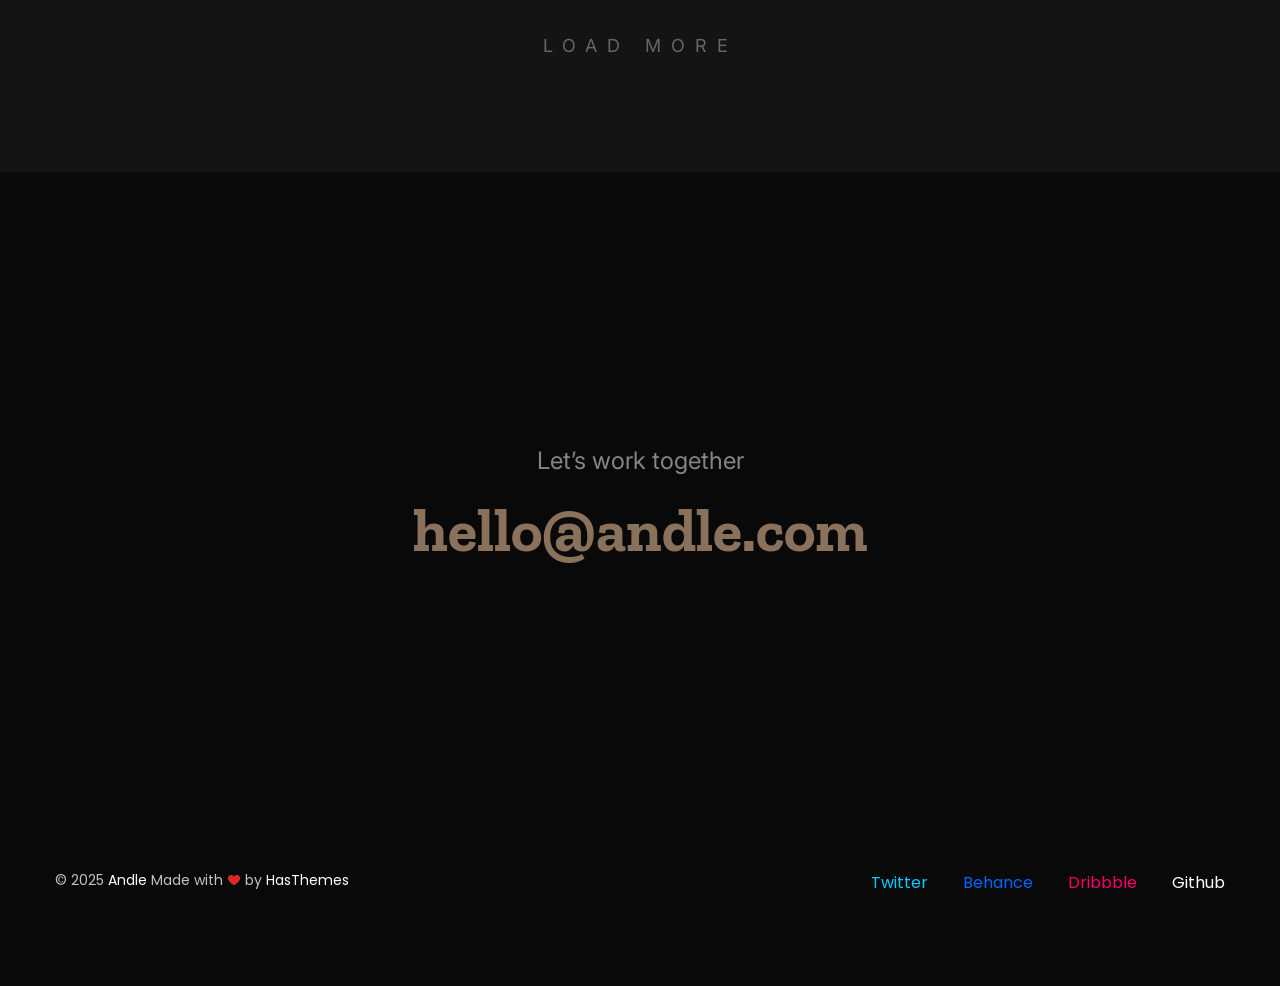
<file: andle/blog.html>
<!DOCTYPE html>
<html lang="en">

<head>
    <meta charset="utf-8">
    <meta http-equiv="x-ua-compatible" content="ie=edge">
    <title>Andle - Personal Portfolio Bootstrap 5 Template</title>
    <meta name="robots" content="noindex, follow" />
    <meta name="description" content="">
    <meta name="viewport" content="width=device-width, initial-scale=1, shrink-to-fit=no">
    <!-- Favicon -->
    <link rel="shortcut icon" type="image/x-icon" href="assets/images/favicon.png">

    <!-- CSS
	============================================ -->

    <!-- Icon Font CSS -->
    <link rel="stylesheet" href="assets/css/plugins/fontawesome.min.css">
    <link rel="stylesheet" href="assets/css/plugins/ionicons.min.css">
    <link rel="stylesheet" href="assets/css/plugins/line-awesome.min.css">
    <link rel="stylesheet" href="assets/css/plugins/icofont.min.css">
    <link rel="stylesheet" href="assets/css/plugins/simple-line-icons.css">

    <!-- Plugins CSS -->
    <link rel="stylesheet" href="assets/css/plugins/animate.css">
    <link rel="stylesheet" href="assets/css/plugins/swiper-bundle.min.css">
    <link rel="stylesheet" href="assets/css/plugins/odometer.min.css">

    <!-- Main Style CSS -->
    <link rel="stylesheet" href="assets/css/style.css">


    <!--====== Use the minified version files listed below for better performance and remove the files listed above ======-->
    <!-- <link rel="stylesheet" href="assets/css/vendor/plugins.min.css">
    <link rel="stylesheet" href="assets/css/style.min.css"> -->

</head>


<body>

    <div class="main-wrapper">

        <!-- Header Start  -->
        <div class="header fixed-top">
            <div class="container custom-container">
                <div class="header-wrapper">

                    <!-- header Logo Start -->
                    <div class="logo-box">
                        <div class="logo"><a href="index.html"><img src="assets/images/logo.png" alt="" title=""></a></div>
                    </div>
                    <!-- header Logo end -->

                    <!-- header Menu Toggler Start -->
                    <div class="header-menu-toggler">
                        <a href="javascript:;" class="menu-toggler"><i class="las la-bars"></i></a>
                    </div>
                    <!-- header Menu Toggler end -->

                </div>
            </div>
        </div>
        <!-- Header End -->

        <!-- Header Off Canvas Menu Start -->
        <div class="offcanvas-menu">
            <div class="offcanvas-wrapper">
                <div class="close-btn">
                    <a href="javascript:;" class="menu-close"><i class="ion-ios-close-outline"></i></a>
                </div>
                <div class="logo">
                    <a href="index.html"><img src="assets/images/logo-2.png" alt="Logo"></a>
                </div>
                <div class="primary-menu">
                    <ul>
                        <li><a href="index.html">Home</a></li>
                        <li>
                            <a href="#">About</a>

                            <ul class="sub-menu">
                                <li><a href="about.html">About Us</a></li>
                                <li><a href="pricing.html">Pricing</a></li>
                            </ul>
                        </li>
                        <li>
                            <a href="#">Project</a>

                            <ul class="sub-menu">
                                <li><a href="projects.html">Projects</a></li>
                                <li><a href="project-details.html">Project Details</a></li>
                            </ul>
                        </li>
                        <li>
                            <a href="#">Blog</a>

                            <ul class="sub-menu">
                                <li><a href="blog.html">Blog</a></li>
                                <li><a href="blog-details.html">Blog Details</a></li>
                            </ul>
                        </li>
                        <li><a href="contact.html">Contact</a></li>
                    </ul>
                </div>
            </div>
        </div>
        <!-- Header Off Canvas Menu End-->

        <!-- overly Start -->
        <div class="overlay"></div>
        <!-- overly End -->

        <!-- Blog Start -->
        <div class="section">
            <div class="container">

                <!-- Page Banner Title Start -->
                <div class="page-banner-title">
                    <h2 class="title">Time to write, share & discuss</h2>
                </div>
                <!-- Page Banner Title End -->

                <!-- Filter  Section Start -->
                <div class="filter-menu">
                    <ul class="menu-list">
                        <li class="active" data-filter="*">all</li>
                        <li data-filter=".news">news</li>
                        <li data-filter=".inspiration">inspiration</li>
                        <li data-filter=".experience">experience</li>
                        <li data-filter=".community">community</li>
                    </ul>
                </div>
                <!-- Filter  Section End -->

            </div>

            <div class="container">

                <!-- Blog Section Start -->
                <div class="blog-section mt-n4">
                    <div class="row grid gx-10">

                        <div class="col-lg-6 news experience">
                            <!-- Single Blog Start -->
                            <div class="single-blog wow zoomIn" data-wow-delay="0.3s" data-wow-duration="0.5s">
                                <div class="blog-images">
                                    <a href="blog-details.html"><img src="assets/images/blog/blog-1.jpg" alt="Blog"></a>
                                </div>
                                <div class="blog-content">
                                    <ul class="meta">
                                        <li><a href="#">news</a></li>
                                        <li><a href="#">April 25th, 2024</a></li>
                                        <li><a href="#">admin</a></li>
                                    </ul>
                                    <h3 class="title"><a href="blog-details.html">Standard article with image format</a></h3>
                                    <p>Duis aute irure dolor in reprehenderit in voluptate velit esse cillum dolore eu fugiat nulla pariatur. Excepteur sint occaecat...</p>
                                </div>
                            </div>
                            <!-- Single Blog End -->
                        </div>
                        <div class="col-lg-6 inspiration community">
                            <!-- Single Blog Start -->
                            <div class="single-blog wow zoomIn" data-wow-delay="0.3s" data-wow-duration="0.5s">
                                <div class="blog-images">
                                    <a href="blog-details.html"><img src="assets/images/blog/blog-2.jpg" alt="Blog"></a>
                                </div>
                                <div class="blog-content">
                                    <ul class="meta">
                                        <li><a href="#">news</a></li>
                                        <li><a href="#">April 25th, 2024</a></li>
                                        <li><a href="#">admin</a></li>
                                    </ul>
                                    <h3 class="title"><a href="blog-details.html">Standard article with image format</a></h3>
                                    <p>Duis aute irure dolor in reprehenderit in voluptate velit esse cillum dolore eu fugiat nulla pariatur. Excepteur sint occaecat...</p>
                                </div>
                            </div>
                            <!-- Single Blog End -->
                        </div>
                        <div class="col-lg-12 news community">
                            <!-- Single Blog Start -->
                            <div class="single-blog">
                                <div class="blog-images">
                                    <a href="blog-details.html"><img src="assets/images/blog/blog-7.jpg" alt="Blog"></a>
                                </div>
                                <div class="blog-content">
                                    <ul class="meta">
                                        <li><a href="#">news</a></li>
                                        <li><a href="#">April 25th, 2024</a></li>
                                        <li><a href="#">admin</a></li>
                                    </ul>
                                    <h3 class="title"><a href="blog-details.html">Standard article with image format</a></h3>
                                    <p>Lorem ipsum dolor sit amet, consectetur adipiscing elit, sed do eiusmod tempor incididunt ut labore et dolore magna aliqua. Ut enim ad minim veniam, quis nostrud exercitation ullamco laboris nisi ut aliquip ex ea commodo consequat. Duis aute irure dolor in reprehenderit in voluptate..</p>
                                </div>
                            </div>
                            <!-- Single Blog End -->
                        </div>
                        <div class="col-lg-6 experience">
                            <!-- Single Blog Start -->
                            <div class="single-blog wow zoomIn" data-wow-delay="0.3s" data-wow-duration="0.5s">
                                <div class="blog-images">
                                    <a href="project-details.html"><img src="assets/images/blog/blog-3.jpg" alt="Blog"></a>
                                </div>
                                <div class="blog-content">
                                    <ul class="meta">
                                        <li><a href="#">news</a></li>
                                        <li><a href="#">April 25th, 2024</a></li>
                                        <li><a href="#">admin</a></li>
                                    </ul>
                                    <h3 class="title"><a href="project-details.html">Standard article with image format</a></h3>
                                    <p>Duis aute irure dolor in reprehenderit in voluptate velit esse cillum dolore eu fugiat nulla pariatur. Excepteur sint occaecat...</p>
                                </div>
                            </div>
                            <!-- Single Blog End -->
                        </div>
                        <div class="col-lg-6 inspiration community">
                            <!-- Single Blog Start -->
                            <div class="single-blog wow zoomIn" data-wow-delay="0.3s" data-wow-duration="0.5s">
                                <div class="blog-images">
                                    <a href="project-details.html"><img src="assets/images/blog/blog-4.jpg" alt="Blog"></a>
                                </div>
                                <div class="blog-content">
                                    <ul class="meta">
                                        <li><a href="#">news</a></li>
                                        <li><a href="#">April 25th, 2024</a></li>
                                        <li><a href="#">admin</a></li>
                                    </ul>
                                    <h3 class="title"><a href="project-details.html">Standard article with image format</a></h3>
                                    <p>Duis aute irure dolor in reprehenderit in voluptate velit esse cillum dolore eu fugiat nulla pariatur. Excepteur sint occaecat...</p>
                                </div>
                            </div>
                            <!-- Single Blog End -->
                        </div>
                        <div class="col-lg-6 news inspiration">
                            <!-- Single Blog Start -->
                            <div class="single-blog wow zoomIn" data-wow-delay="0.3s" data-wow-duration="0.5s">
                                <div class="blog-images">
                                    <a href="project-details.html"><img src="assets/images/blog/blog-5.jpg" alt="Blog"></a>
                                </div>
                                <div class="blog-content">
                                    <ul class="meta">
                                        <li><a href="#">news</a></li>
                                        <li><a href="#">April 25th, 2024</a></li>
                                        <li><a href="#">admin</a></li>
                                    </ul>
                                    <h3 class="title"><a href="project-details.html">Standard article with image format</a></h3>
                                    <p>Duis aute irure dolor in reprehenderit in voluptate velit esse cillum dolore eu fugiat nulla pariatur. Excepteur sint occaecat...</p>
                                </div>
                            </div>
                            <!-- Single Blog End -->
                        </div>
                        <div class="col-lg-6 news experience">
                            <!-- Single Blog Start -->
                            <div class="single-blog wow zoomIn" data-wow-delay="0.3s" data-wow-duration="0.5s">
                                <div class="blog-images">
                                    <a href="project-details.html"><img src="assets/images/blog/blog-6.jpg" alt="Blog"></a>
                                </div>
                                <div class="blog-content">
                                    <ul class="meta">
                                        <li><a href="#">news</a></li>
                                        <li><a href="#">April 25th, 2024</a></li>
                                        <li><a href="#">admin</a></li>
                                    </ul>
                                    <h3 class="title"><a href="project-details.html">Standard article with image format</a></h3>
                                    <p>Duis aute irure dolor in reprehenderit in voluptate velit esse cillum dolore eu fugiat nulla pariatur. Excepteur sint occaecat...</p>
                                </div>
                            </div>
                            <!-- Single Blog End -->
                        </div>

                    </div>
                </div>
                <!-- Blog Section End -->

                <!-- Load More End -->
                <div class="load-more text-center section-padding">
                    <a href="#" class="more">load more</a>
                </div>
                <!-- Load More End -->

            </div>
        </div>
        <!-- Blog End -->

        <!-- Footer Start -->
        <div class="section bg-dark">
            <div class="container">

                <!-- Footer Info Box Start -->
                <div class="footer-info-box text-center">
                    <h4 class="title wow fadeInUp" data-wow-delay="0.3s" data-wow-duration="2s">Let’s work together</h4>
                    <h2 class="mail wow fadeInUp" data-wow-delay="0.5s" data-wow-duration="2s"><a href="mailto:hello@andle.com">hello@andle.com</a></h2>
                </div>
                <!-- Footer Info Box End -->

                <!-- Footer Copyright & Social Start -->
                <div class="footer-copyright-social">
                    <div class="footer-copyright">
                        <p>&copy; 2025 <span> Andle</span> Made with <i class="icofont-heart" aria-hidden="true"></i> by <a href="https://hasthemes.com/" target="_blank">HasThemes</a></p>
                    </div>
                    <div class="footer-social">
                        <ul class="social">
                            <li><a target="_blank" class="twitter" href="#">Twitter</a></li>
                            <li><a target="_blank" class="behance" href="#">Behance</a></li>
                            <li><a target="_blank" class="dribbble" href="#">Dribbble</a></li>
                            <li><a target="_blank" class="github" href="#">Github</a></li>
                        </ul>
                    </div>
                </div>
                <!-- Footer Copyright & Social End -->

            </div>
        </div>
        <!-- Footer End -->

    </div>

    <!--Back To Start-->
    <a href="#" class="back-to-top">
        <i class="ion-android-arrow-up"></i>
    </a>
    <!--Back To End-->





    <!-- JS
    ============================================ -->

    <!-- Modernizer & jQuery JS -->
    <script src="assets/js/vendor/modernizr-3.11.2.min.js"></script>
    <script src="assets/js/vendor/jquery-3.5.1.min.js"></script>

    <!-- Bootstrap JS -->
    <script src="assets/js/plugins/popper.min.js"></script>
    <script src="assets/js/plugins/bootstrap.min.js"></script>

    <!-- Plugins JS -->
    <script src="assets/js/plugins/swiper-bundle.min.js"></script>
    <script src="assets/js/plugins/appear.js"></script>
    <script src="assets/js/plugins/validate.js"></script>
    <script src="assets/js/plugins/odometer.min.js"></script>
    <script src="assets/js/plugins/isotope.pkgd.min.js"></script>
    <script src="assets/js/plugins/imagesloaded.pkgd.min.js"></script>
    <script src="assets/js/plugins/wow.js"></script>
    <script src="assets/js/plugins/ajax-contact.js"></script>

    <!--====== Use the minified version files listed below for better performance and remove the files listed above ======-->
    <!-- <script src="assets/js/plugins.min.js"></script> -->


    <!-- Main JS -->
    <script src="assets/js/main.js"></script>

</body>

</html>
</file>
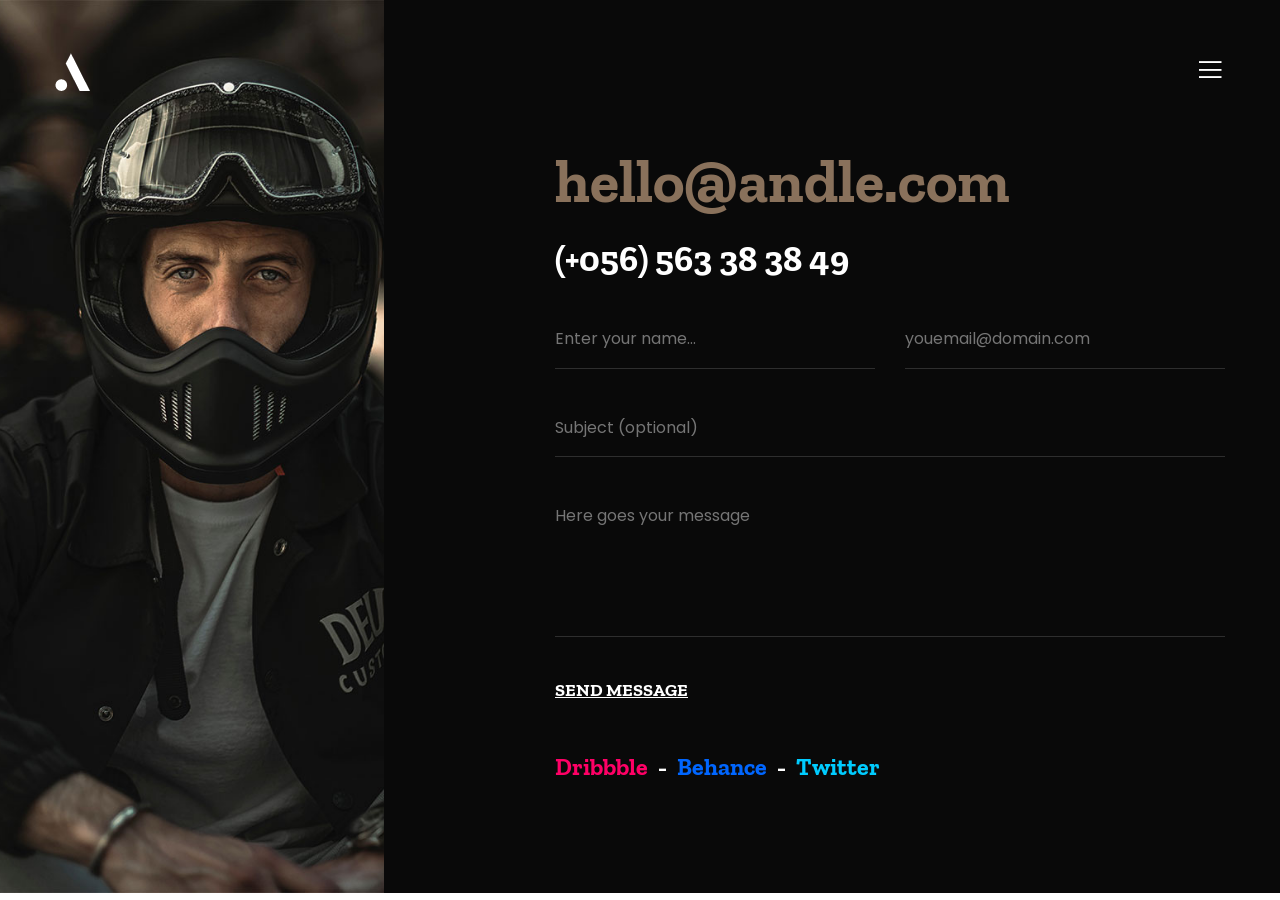
<file: andle/contact.html>
<!DOCTYPE html>
<html lang="en">

<head>
    <meta charset="utf-8">
    <meta http-equiv="x-ua-compatible" content="ie=edge">
    <title>Andle - Personal Portfolio Bootstrap 5 Template</title>
    <meta name="robots" content="noindex, follow" />
    <meta name="description" content="">
    <meta name="viewport" content="width=device-width, initial-scale=1, shrink-to-fit=no">
    <!-- Favicon -->
    <link rel="shortcut icon" type="image/x-icon" href="assets/images/favicon.png">

    <!-- CSS
	============================================ -->

    <!-- Icon Font CSS -->
    <link rel="stylesheet" href="assets/css/plugins/fontawesome.min.css">
    <link rel="stylesheet" href="assets/css/plugins/ionicons.min.css">
    <link rel="stylesheet" href="assets/css/plugins/line-awesome.min.css">
    <link rel="stylesheet" href="assets/css/plugins/icofont.min.css">
    <link rel="stylesheet" href="assets/css/plugins/simple-line-icons.css">

    <!-- Plugins CSS -->
    <link rel="stylesheet" href="assets/css/plugins/animate.css">
    <link rel="stylesheet" href="assets/css/plugins/swiper-bundle.min.css">
    <link rel="stylesheet" href="assets/css/plugins/odometer.min.css">

    <!-- Main Style CSS -->
    <link rel="stylesheet" href="assets/css/style.css">


    <!--====== Use the minified version files listed below for better performance and remove the files listed above ======-->
    <!-- <link rel="stylesheet" href="assets/css/vendor/plugins.min.css">
    <link rel="stylesheet" href="assets/css/style.min.css"> -->

</head>


<body>

    <div class="main-wrapper">

        <!-- Header Start  -->
        <div class="header fixed-top">
            <div class="container custom-container">
                <div class="header-wrapper">

                    <!-- header Logo Start -->
                    <div class="logo-box">
                        <div class="logo"><a href="index.html"><img src="assets/images/logo.png" alt="" title=""></a></div>
                    </div>
                    <!-- header Logo end -->

                    <!-- header Menu Toggler Start -->
                    <div class="header-menu-toggler">
                        <a href="javascript:;" class="menu-toggler"><i class="las la-bars"></i></a>
                    </div>
                    <!-- header Menu Toggler end -->

                </div>
            </div>
        </div>
        <!-- Header End -->

        <!-- Header Off Canvas Menu Start -->
        <div class="offcanvas-menu">
            <div class="offcanvas-wrapper">
                <div class="close-btn">
                    <a href="javascript:;" class="menu-close"><i class="ion-ios-close-outline"></i></a>
                </div>
                <div class="logo">
                    <a href="index.html"><img src="assets/images/logo-2.png" alt="Logo"></a>
                </div>
                <div class="primary-menu">
                    <ul>
                        <li><a href="index.html">Home</a></li>
                        <li>
                            <a href="#">About</a>

                            <ul class="sub-menu">
                                <li><a href="about.html">About Us</a></li>
                                <li><a href="pricing.html">Pricing</a></li>
                            </ul>
                        </li>
                        <li>
                            <a href="#">Project</a>

                            <ul class="sub-menu">
                                <li><a href="projects.html">Projects</a></li>
                                <li><a href="project-details.html">Project Details</a></li>
                            </ul>
                        </li>
                        <li>
                            <a href="#">Blog</a>

                            <ul class="sub-menu">
                                <li><a href="blog.html">Blog</a></li>
                                <li><a href="blog-details.html">Blog Details</a></li>
                            </ul>
                        </li>
                        <li><a href="contact.html">Contact</a></li>
                    </ul>
                </div>
            </div>
        </div>
        <!-- Header Off Canvas Menu End-->

        <!-- overly Start -->
        <div class="overlay"></div>
        <!-- overly End -->

        <!-- Contact Start -->
        <div class="section contact-section bg-dark">

            <div class="contact-bg" style="background-image: url(assets/images/contact-bg.jpg);"></div>

            <div class="container">
                <div class="row justify-content-end">
                    <div class="col-lg-7">

                        <!-- Contact Section Wrapper Start -->
                        <div class="contact-section-wrapper wow fadeInRight" data-wow-delay="0.3s" data-wow-duration="1.5s">

                            <!-- Contact Info Start -->
                            <div class="contact-info">
                                <span class="mail"><a href="mailto:hello@andle.com">hello@andle.com</a></span>
                                <span class="number"><a href="tel:+056563383849">(+056) 563 38 38 49</a></span>
                            </div>
                            <!-- Contact Info End -->

                            <!-- Contact Form Start -->
                            <div class="contact-form">
                                <form id="contact-form" action="https://htmlmail.hasthemes.com/humayun/andy-contact.php" method="post">
                                    <div class="row">
                                        <div class="col-md-6">
                                            <!-- Single Form Start -->
                                            <div class="single-form">
                                                <input type="text" name="name" placeholder="Enter your name..." required>
                                            </div>
                                            <!-- Single Form Start -->
                                        </div>
                                        <div class="col-md-6">
                                            <!-- Single Form Start -->
                                            <div class="single-form">
                                                <input type="email" name="email" placeholder="youemail@domain.com" required>
                                            </div>
                                            <!-- Single Form Start -->
                                        </div>
                                        <div class="col-md-12">
                                            <!-- Single Form Start -->
                                            <div class="single-form">
                                                <input type="text" name="subject" placeholder="Subject (optional)" required>
                                            </div>
                                            <!-- Single Form Start -->
                                        </div>
                                        <div class="col-md-12">
                                            <!-- Single Form Start -->
                                            <div class="single-form">
                                                <textarea name="message" placeholder="Here goes your message"></textarea>
                                            </div>
                                            <!-- Single Form Start -->
                                        </div>
                                        <p class="form-message"></p>
                                        <div class="col-md-12">
                                            <!-- Single Form Start -->
                                            <div class="form-btn">
                                                <button type="submit">Send Message</button>
                                            </div>
                                            <!-- Single Form Start -->
                                        </div>
                                    </div>
                                </form>
                            </div>
                            <!-- Contact Form End -->

                            <!-- Contact Social Start -->
                            <div class="contact-social">
                                <ul>
                                    <li><a class="dribbble" href="#">Dribbble</a></li>
                                    <li><a class="behance" href="#">Behance</a></li>
                                    <li><a class="twitter" href="#">Twitter</a></li>
                                </ul>
                            </div>
                            <!-- Contact Social End -->

                        </div>
                        <!-- Contact Section Wrapper End -->

                    </div>
                </div>
            </div>

        </div>
        <!-- Contact End -->

    </div>

    <!--Back To Start-->
    <a href="#" class="back-to-top">
        <i class="ion-android-arrow-up"></i>
    </a>
    <!--Back To End-->





    <!-- JS
    ============================================ -->

    <!-- Modernizer & jQuery JS -->
    <script src="assets/js/vendor/modernizr-3.11.2.min.js"></script>
    <script src="assets/js/vendor/jquery-3.5.1.min.js"></script>

    <!-- Bootstrap JS -->
    <script src="assets/js/plugins/popper.min.js"></script>
    <script src="assets/js/plugins/bootstrap.min.js"></script>

    <!-- Plugins JS -->
    <script src="assets/js/plugins/swiper-bundle.min.js"></script>
    <script src="assets/js/plugins/appear.js"></script>
    <script src="assets/js/plugins/validate.js"></script>
    <script src="assets/js/plugins/odometer.min.js"></script>
    <script src="assets/js/plugins/isotope.pkgd.min.js"></script>
    <script src="assets/js/plugins/imagesloaded.pkgd.min.js"></script>
    <script src="assets/js/plugins/wow.js"></script>
    <script src="assets/js/plugins/ajax-contact.js"></script>

    <!--====== Use the minified version files listed below for better performance and remove the files listed above ======-->
    <!-- <script src="assets/js/plugins.min.js"></script> -->


    <!-- Main JS -->
    <script src="assets/js/main.js"></script>

</body>

</html>
</file>
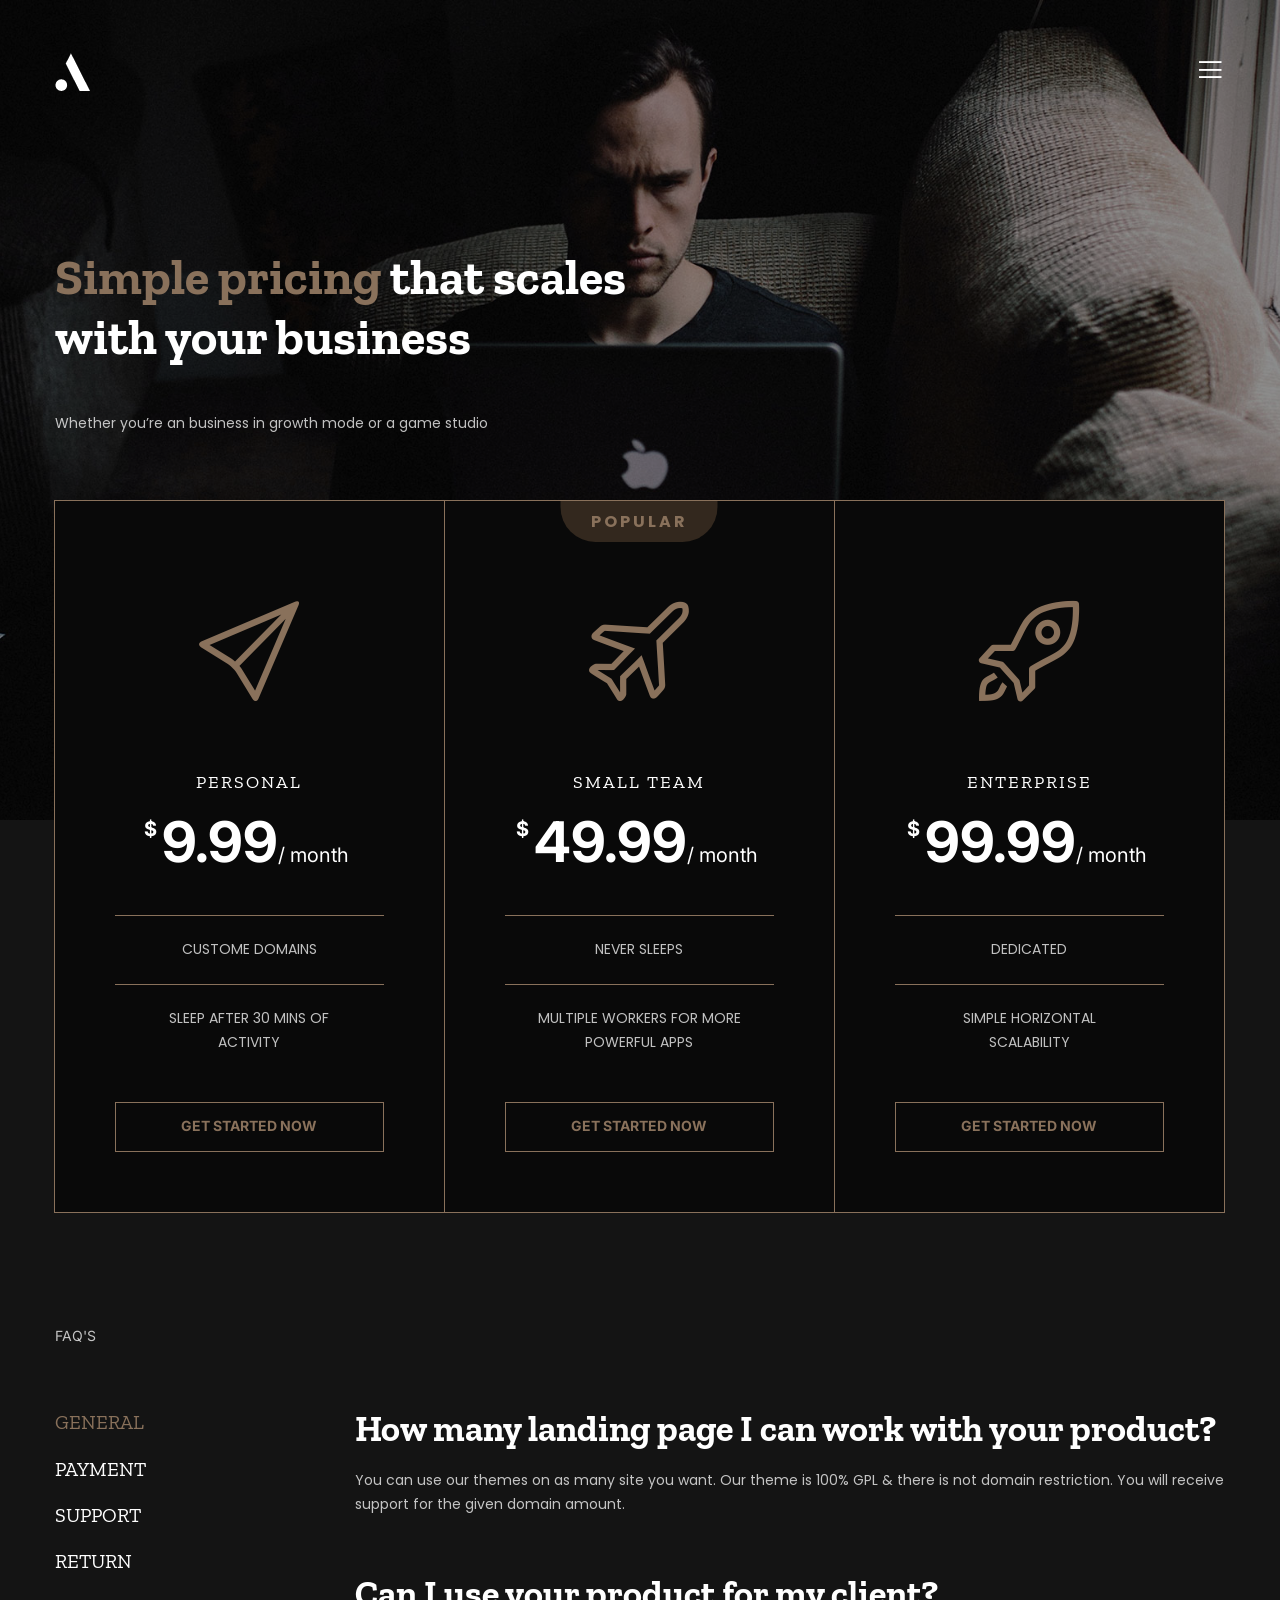
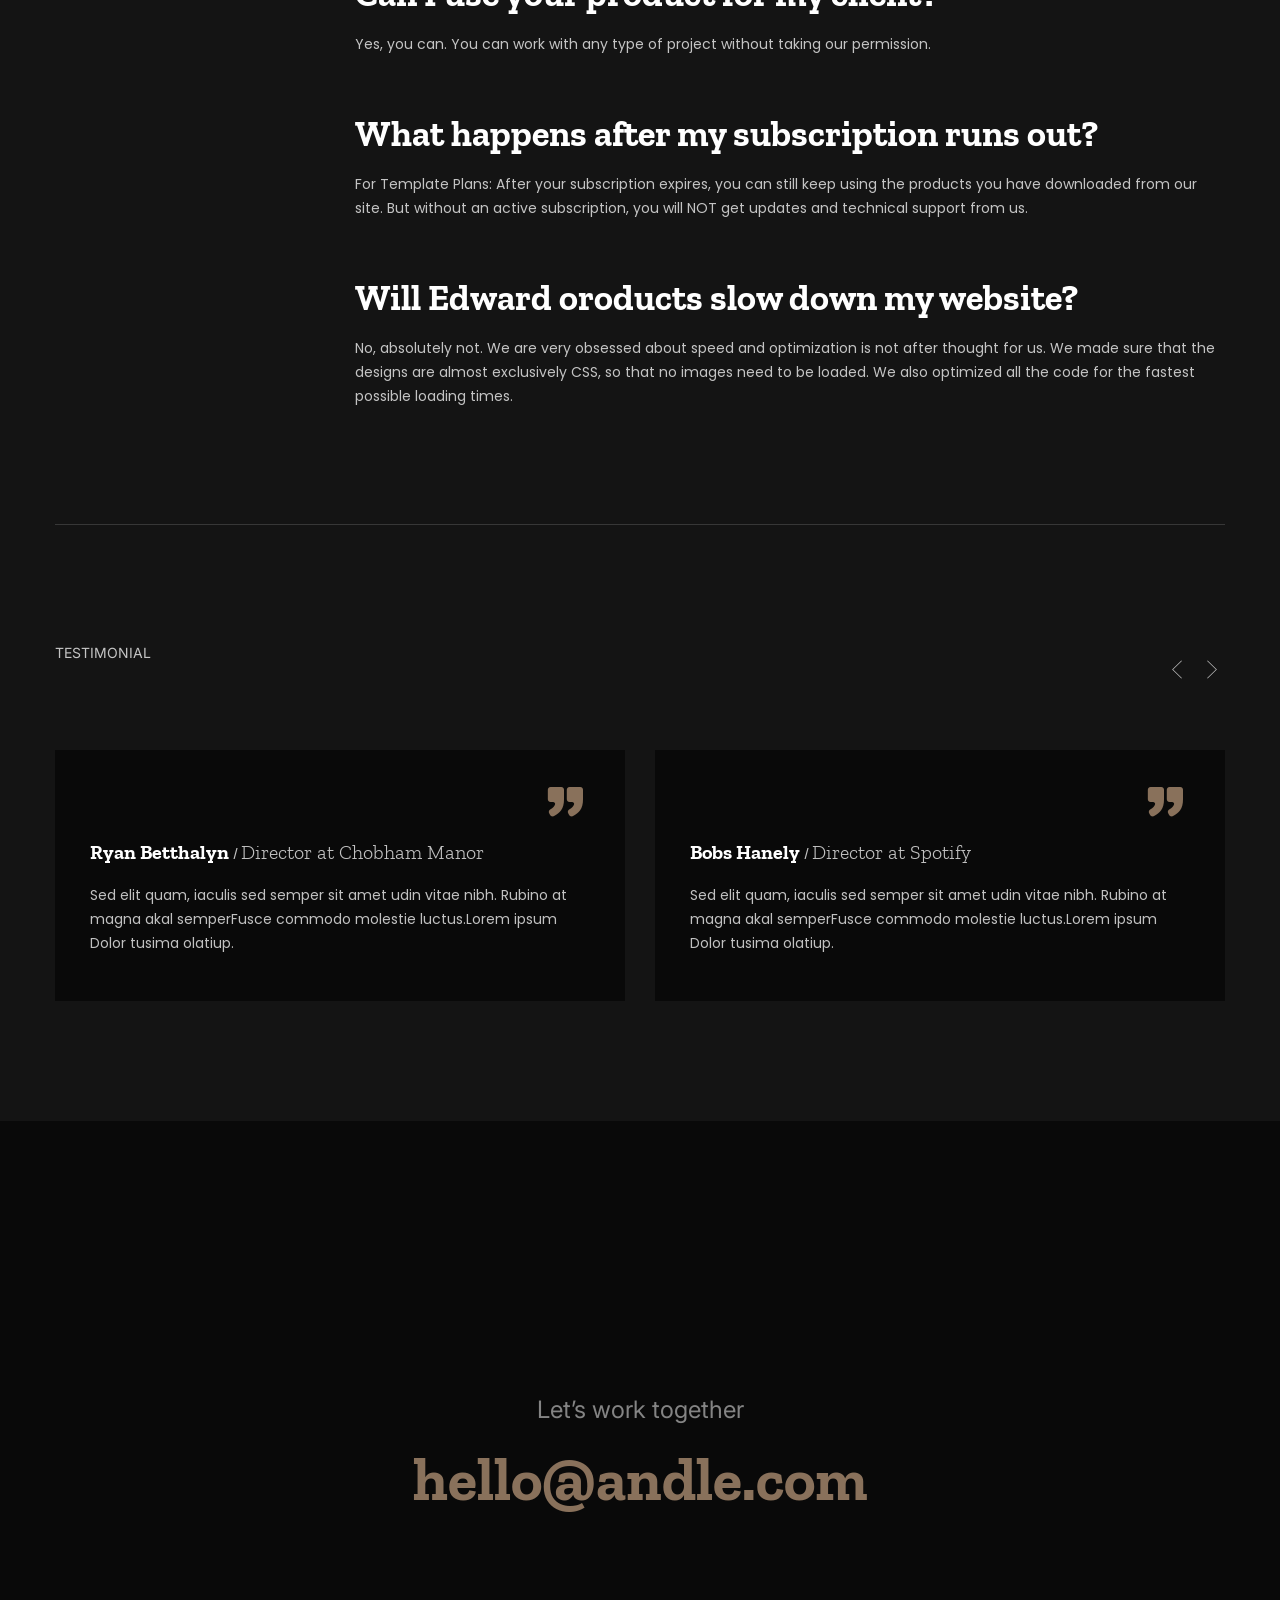
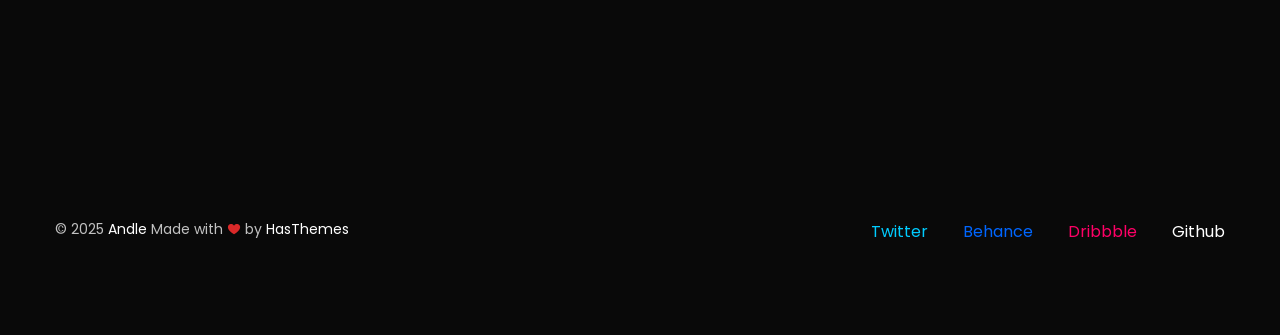
<file: andle/pricing.html>
<!DOCTYPE html>
<html lang="en">

<head>
    <meta charset="utf-8">
    <meta http-equiv="x-ua-compatible" content="ie=edge">
    <title>Andle - Personal Portfolio Bootstrap 5 Template</title>
    <meta name="robots" content="noindex, follow" />
    <meta name="description" content="">
    <meta name="viewport" content="width=device-width, initial-scale=1, shrink-to-fit=no">
    <!-- Favicon -->
    <link rel="shortcut icon" type="image/x-icon" href="assets/images/favicon.png">

    <!-- CSS
	============================================ -->

    <!-- Icon Font CSS -->
    <link rel="stylesheet" href="assets/css/plugins/fontawesome.min.css">
    <link rel="stylesheet" href="assets/css/plugins/ionicons.min.css">
    <link rel="stylesheet" href="assets/css/plugins/line-awesome.min.css">
    <link rel="stylesheet" href="assets/css/plugins/icofont.min.css">
    <link rel="stylesheet" href="assets/css/plugins/simple-line-icons.css">

    <!-- Plugins CSS -->
    <link rel="stylesheet" href="assets/css/plugins/animate.css">
    <link rel="stylesheet" href="assets/css/plugins/swiper-bundle.min.css">
    <link rel="stylesheet" href="assets/css/plugins/odometer.min.css">

    <!-- Main Style CSS -->
    <link rel="stylesheet" href="assets/css/style.css">


    <!--====== Use the minified version files listed below for better performance and remove the files listed above ======-->
    <!-- <link rel="stylesheet" href="assets/css/vendor/plugins.min.css">
    <link rel="stylesheet" href="assets/css/style.min.css"> -->

</head>


<body>

    <div class="main-wrapper">

        <!-- Header Start  -->
        <div class="header fixed-top">
            <div class="container custom-container">
                <div class="header-wrapper">

                    <!-- header Logo Start -->
                    <div class="logo-box">
                        <div class="logo"><a href="index.html"><img src="assets/images/logo.png" alt="" title=""></a></div>
                    </div>
                    <!-- header Logo end -->

                    <!-- header Menu Toggler Start -->
                    <div class="header-menu-toggler">
                        <a href="javascript:;" class="menu-toggler"><i class="las la-bars"></i></a>
                    </div>
                    <!-- header Menu Toggler end -->

                </div>
            </div>
        </div>
        <!-- Header End -->

        <!-- Header Off Canvas Menu Start -->
        <div class="offcanvas-menu">
            <div class="offcanvas-wrapper">
                <div class="close-btn">
                    <a href="javascript:;" class="menu-close"><i class="ion-ios-close-outline"></i></a>
                </div>
                <div class="logo">
                    <a href="index.html"><img src="assets/images/logo-2.png" alt="Logo"></a>
                </div>
                <div class="primary-menu">
                    <ul>
                        <li><a href="index.html">Home</a></li>
                        <li>
                            <a href="#">About</a>

                            <ul class="sub-menu">
                                <li><a href="about.html">About Us</a></li>
                                <li><a href="pricing.html">Pricing</a></li>
                            </ul>
                        </li>
                        <li>
                            <a href="#">Project</a>

                            <ul class="sub-menu">
                                <li><a href="projects.html">Projects</a></li>
                                <li><a href="project-details.html">Project Details</a></li>
                            </ul>
                        </li>
                        <li>
                            <a href="#">Blog</a>

                            <ul class="sub-menu">
                                <li><a href="blog.html">Blog</a></li>
                                <li><a href="blog-details.html">Blog Details</a></li>
                            </ul>
                        </li>
                        <li><a href="contact.html">Contact</a></li>
                    </ul>
                </div>
            </div>
        </div>
        <!-- Header Off Canvas Menu End-->

        <!-- overly Start -->
        <div class="overlay"></div>
        <!-- overly End -->

        <!-- Pricing Banner Start -->
        <div class="section pricing-banner-section" style="background-image: url(assets/images/pricing-bg.jpg);">
            <div class="container">

                <!-- Pricing Banner Content Start -->
                <div class="pricing-banner-content">
                    <h2 class="title"> <span>Simple pricing</span> that scales <br> with your business</h2>
                    <p>Whether you’re an business in growth mode or a game studio</p>
                </div>
                <!-- Pricing Banner Content End -->

            </div>
        </div>
        <!-- Pricing Banner End -->

        <!-- Pricing Table Start -->
        <div class="section">
            <div class="container">

                <!-- Pricing Table Wrapper Start -->
                <div class="pricing-table-wrapper">
                    <div class="row row-cols-md-3 gx-0">
                        <div class="col">

                            <!-- Single Pricing Start -->
                            <div class="single-pricing-box">
                                <div class="pricing-iner wow fadeInLeft" data-wow-delay="0.3s" data-wow-duration="1.5s">
                                    <div class="icon-box">
                                        <i class="icon-paper-plane"></i>
                                    </div>
                                    <h4 class="title">Personal</h4>
                                    <div class="price"><sup>$</sup>9.99<span>/ month</span></div>
                                    <ul class="price-list">
                                        <li>Custome Domains</li>
                                        <li>Sleep after 30 mins of <br> activity</li>
                                    </ul>
                                    <a href="#" class="btn btn-outline-primary d-block">get started now</a>
                                </div>
                            </div>
                            <!-- Single Pricing End -->

                        </div>
                        <div class="col">

                            <!-- Single Pricing Start -->
                            <div class="single-pricing-box">
                                <div class="pricing-iner wow fadeInUp" data-wow-delay="0.3s" data-wow-duration="1.5s">
                                    <div class="popular">popular</div>
                                    <div class="icon-box">
                                        <i class="icon-plane"></i>
                                    </div>
                                    <h4 class="title">small team</h4>
                                    <div class="price"><sup>$</sup>49.99<span>/ month</span></div>
                                    <ul class="price-list">
                                        <li>never sleeps</li>
                                        <li>multiple workers for more <br> powerful apps</li>
                                    </ul>
                                    <a href="#" class="btn btn-outline-primary d-block">get started now</a>
                                </div>
                            </div>
                            <!-- Single Pricing End -->

                        </div>
                        <div class="col">

                            <!-- Single Pricing Start -->
                            <div class="single-pricing-box">
                                <div class="pricing-iner wow fadeInRight" data-wow-delay="0.3s" data-wow-duration="1.5s">
                                    <div class="icon-box">
                                        <i class="icon-rocket"></i>
                                    </div>
                                    <h4 class="title">enterprise</h4>
                                    <div class="price"><sup>$</sup>99.99<span>/ month</span></div>
                                    <ul class="price-list">
                                        <li>dedicated</li>
                                        <li>simple horizontal <br> scalability</li>
                                    </ul>
                                    <a href="#" class="btn btn-outline-primary d-block">get started now</a>
                                </div>
                            </div>
                            <!-- Single Pricing End -->

                        </div>
                    </div>
                </div>
                <!-- Pricing Table Wrapper End -->

            </div>
        </div>
        <!-- Pricing Table End -->

        <!-- FAQ's Start -->
        <div class="section section-padding mt-n1 mb-n1">
            <div class="container">

                <!-- Section Title Start -->
                <div class="section-title-2">
                    <h2 class="title">Faq's</h2>
                </div>
                <!-- Section Title End -->

                <!-- FAQ'S Wrapper Start -->
                <div class="faq-wrapper">
                    <div class="row">
                        <div class="col-lg-3">

                            <!-- Faq's Menu Start -->
                            <div class="faq-menu">
                                <ul class="nav flex-column">
                                    <li><a class="active" data-bs-toggle="tab" href="#tab1">General</a></li>
                                    <li><a data-bs-toggle="tab" href="#tab2">Payment</a></li>
                                    <li><a data-bs-toggle="tab" href="#tab3">Support</a></li>
                                    <li><a data-bs-toggle="tab" href="#tab4">Return</a></li>
                                </ul>
                            </div>
                            <!-- Faq's Menu End -->

                        </div>
                        <div class="col-lg-9">

                            <!-- Faq's Content Start -->
                            <div class="tab-content">
                                <div class="tab-pane fade show active" id="tab1">

                                    <!-- Single FAQ Start -->
                                    <div class="single-faq">
                                        <h4 class="title">How many landing page I can work with your product?</h4>
                                        <p>You can use our themes on as many site you want. Our theme is 100% GPL & there is not domain restriction. You will receive support for the given domain amount.</p>
                                    </div>
                                    <!-- Single FAQ End -->

                                    <!-- Single FAQ Start -->
                                    <div class="single-faq">
                                        <h4 class="title">Can I use your product for my client?</h4>
                                        <p>Yes, you can. You can work with any type of project without taking our permission.</p>
                                    </div>
                                    <!-- Single FAQ End -->

                                    <!-- Single FAQ Start -->
                                    <div class="single-faq">
                                        <h4 class="title">What happens after my subscription runs out?</h4>
                                        <p>For Template Plans: After your subscription expires, you can still keep using the products you have downloaded from our site. But without an active subscription, you will NOT get updates and technical support from us.</p>
                                    </div>
                                    <!-- Single FAQ End -->

                                    <!-- Single FAQ Start -->
                                    <div class="single-faq">
                                        <h4 class="title">Will Edward oroducts slow down my website?</h4>
                                        <p>No, absolutely not. We are very obsessed about speed and optimization is not after thought for us. We made sure that the designs are almost exclusively CSS, so that no images need to be loaded. We also optimized all the code for the fastest possible loading times.​</p>
                                    </div>
                                    <!-- Single FAQ End -->

                                </div>
                                <div class="tab-pane fade" id="tab2">

                                    <!-- Single FAQ Start -->
                                    <div class="single-faq">
                                        <h4 class="title">How many landing page I can work with your product?</h4>
                                        <p>You can use our themes on as many site you want. Our theme is 100% GPL & there is not domain restriction. You will receive support for the given domain amount.</p>
                                    </div>
                                    <!-- Single FAQ End -->

                                    <!-- Single FAQ Start -->
                                    <div class="single-faq">
                                        <h4 class="title">Can I use your product for my client?</h4>
                                        <p>Yes, you can. You can work with any type of project without taking our permission.</p>
                                    </div>
                                    <!-- Single FAQ End -->

                                    <!-- Single FAQ Start -->
                                    <div class="single-faq">
                                        <h4 class="title">What happens after my subscription runs out?</h4>
                                        <p>For Template Plans: After your subscription expires, you can still keep using the products you have downloaded from our site. But without an active subscription, you will NOT get updates and technical support from us.</p>
                                    </div>
                                    <!-- Single FAQ End -->

                                    <!-- Single FAQ Start -->
                                    <div class="single-faq">
                                        <h4 class="title">Will Edward oroducts slow down my website?</h4>
                                        <p>No, absolutely not. We are very obsessed about speed and optimization is not after thought for us. We made sure that the designs are almost exclusively CSS, so that no images need to be loaded. We also optimized all the code for the fastest possible loading times.​</p>
                                    </div>
                                    <!-- Single FAQ End -->

                                </div>
                                <div class="tab-pane fade" id="tab3">

                                    <!-- Single FAQ Start -->
                                    <div class="single-faq">
                                        <h4 class="title">How many landing page I can work with your product?</h4>
                                        <p>You can use our themes on as many site you want. Our theme is 100% GPL & there is not domain restriction. You will receive support for the given domain amount.</p>
                                    </div>
                                    <!-- Single FAQ End -->

                                    <!-- Single FAQ Start -->
                                    <div class="single-faq">
                                        <h4 class="title">Can I use your product for my client?</h4>
                                        <p>Yes, you can. You can work with any type of project without taking our permission.</p>
                                    </div>
                                    <!-- Single FAQ End -->

                                    <!-- Single FAQ Start -->
                                    <div class="single-faq">
                                        <h4 class="title">What happens after my subscription runs out?</h4>
                                        <p>For Template Plans: After your subscription expires, you can still keep using the products you have downloaded from our site. But without an active subscription, you will NOT get updates and technical support from us.</p>
                                    </div>
                                    <!-- Single FAQ End -->

                                    <!-- Single FAQ Start -->
                                    <div class="single-faq">
                                        <h4 class="title">Will Edward oroducts slow down my website?</h4>
                                        <p>No, absolutely not. We are very obsessed about speed and optimization is not after thought for us. We made sure that the designs are almost exclusively CSS, so that no images need to be loaded. We also optimized all the code for the fastest possible loading times.​</p>
                                    </div>
                                    <!-- Single FAQ End -->

                                </div>
                                <div class="tab-pane fade" id="tab4">

                                    <!-- Single FAQ Start -->
                                    <div class="single-faq">
                                        <h4 class="title">How many landing page I can work with your product?</h4>
                                        <p>You can use our themes on as many site you want. Our theme is 100% GPL & there is not domain restriction. You will receive support for the given domain amount.</p>
                                    </div>
                                    <!-- Single FAQ End -->

                                    <!-- Single FAQ Start -->
                                    <div class="single-faq">
                                        <h4 class="title">Can I use your product for my client?</h4>
                                        <p>Yes, you can. You can work with any type of project without taking our permission.</p>
                                    </div>
                                    <!-- Single FAQ End -->

                                    <!-- Single FAQ Start -->
                                    <div class="single-faq">
                                        <h4 class="title">What happens after my subscription runs out?</h4>
                                        <p>For Template Plans: After your subscription expires, you can still keep using the products you have downloaded from our site. But without an active subscription, you will NOT get updates and technical support from us.</p>
                                    </div>
                                    <!-- Single FAQ End -->

                                    <!-- Single FAQ Start -->
                                    <div class="single-faq">
                                        <h4 class="title">Will Edward oroducts slow down my website?</h4>
                                        <p>No, absolutely not. We are very obsessed about speed and optimization is not after thought for us. We made sure that the designs are almost exclusively CSS, so that no images need to be loaded. We also optimized all the code for the fastest possible loading times.​</p>
                                    </div>
                                    <!-- Single FAQ End -->

                                </div>
                            </div>
                            <!-- Faq's Content End -->

                        </div>
                    </div>
                </div>
                <!-- FAQ'S Wrapper End -->

            </div>
        </div>
        <!-- FAQ's End -->

        <!-- Testimonial Start -->
        <div class="section">
            <div class="container">
                <div class="testimonial-wrapper section-padding">

                    <!-- Section Title Start -->
                    <div class="section-title-2">
                        <h2 class="title">Testimonial</h2>
                    </div>
                    <!-- Section Title End -->

                    <!-- Testimonial Carousel End -->
                    <div class="testimonial-carousel">
                        <div class="swiper-container">
                            <div class="swiper-wrapper">

                                <div class="swiper-slide">
                                    <!-- Single testimonial Start -->
                                    <div class="single-testimonial">
                                        <i class="icofont-quote-right"></i>

                                        <!-- testimonial Content Start -->
                                        <div class="testimonial-content">
                                            <!-- Name Start -->
                                            <h6 class="name">
                                                <a href="#">Ryan Betthalyn </a> / <span> Director at Chobham Manor</span>
                                            </h6>
                                            <!-- Name End -->
                                            <p>Sed elit quam, iaculis sed semper sit amet udin vitae nibh. Rubino at magna akal semperFusce commodo molestie luctus.Lorem ipsum Dolor tusima olatiup.</p>
                                        </div>
                                        <!-- testimonial Content End -->
                                    </div>
                                    <!-- Single testimonial End -->
                                </div>

                                <div class="swiper-slide">
                                    <!-- Single testimonial Start -->
                                    <div class="single-testimonial">
                                        <i class="icofont-quote-right"></i>

                                        <!-- testimonial Content Start -->
                                        <div class="testimonial-content">
                                            <!-- Name Start -->
                                            <h6 class="name">
                                                <a href="#">Bobs Hanely </a> / <span> Director at Spotify</span>
                                            </h6>
                                            <!-- Name End -->
                                            <p>Sed elit quam, iaculis sed semper sit amet udin vitae nibh. Rubino at magna akal semperFusce commodo molestie luctus.Lorem ipsum Dolor tusima olatiup.</p>
                                        </div>
                                        <!-- testimonial Content End -->
                                    </div>
                                    <!-- Single testimonial End -->
                                </div>

                            </div>
                        </div>

                        <!-- Swiper Pagination Start -->
                        <div class="swiper-pagination d-none"></div>
                        <!-- Swiper Pagination End -->

                        <!-- Swiper Navigation Start -->
                        <div class="swiper-button-prev"><i class="icofont-thin-left"></i></div>
                        <div class="swiper-button-next"><i class="icofont-thin-right"></i></div>
                        <!-- Swiper Navigation End -->

                    </div>
                    <!-- Testimonial Carousel End -->

                </div>
            </div>
        </div>
        <!-- Testimonial End -->

        <!-- Footer Start -->
        <div class="section bg-dark">
            <div class="container">

                <!-- Footer Info Box Start -->
                <div class="footer-info-box text-center">
                    <h4 class="title wow fadeInUp" data-wow-delay="0.3s" data-wow-duration="2s">Let’s work together</h4>
                    <h2 class="mail wow fadeInUp" data-wow-delay="0.5s" data-wow-duration="2s"><a href="mailto:hello@andle.com">hello@andle.com</a></h2>
                </div>
                <!-- Footer Info Box End -->

                <!-- Footer Copyright & Social Start -->
                <div class="footer-copyright-social">
                    <div class="footer-copyright">
                        <p>&copy; 2025 <span> Andle</span> Made with <i class="icofont-heart" aria-hidden="true"></i> by <a href="https://hasthemes.com/" target="_blank">HasThemes</a></p>
                    </div>
                    <div class="footer-social">
                        <ul class="social">
                            <li><a target="_blank" class="twitter" href="#">Twitter</a></li>
                            <li><a target="_blank" class="behance" href="#">Behance</a></li>
                            <li><a target="_blank" class="dribbble" href="#">Dribbble</a></li>
                            <li><a target="_blank" class="github" href="#">Github</a></li>
                        </ul>
                    </div>
                </div>
                <!-- Footer Copyright & Social End -->

            </div>
        </div>
        <!-- Footer End -->

    </div>

    <!--Back To Start-->
    <a href="#" class="back-to-top">
        <i class="ion-android-arrow-up"></i>
    </a>
    <!--Back To End-->





    <!-- JS
    ============================================ -->

    <!-- Modernizer & jQuery JS -->
    <script src="assets/js/vendor/modernizr-3.11.2.min.js"></script>
    <script src="assets/js/vendor/jquery-3.5.1.min.js"></script>

    <!-- Bootstrap JS -->
    <script src="assets/js/plugins/popper.min.js"></script>
    <script src="assets/js/plugins/bootstrap.min.js"></script>

    <!-- Plugins JS -->
    <script src="assets/js/plugins/swiper-bundle.min.js"></script>
    <script src="assets/js/plugins/appear.js"></script>
    <script src="assets/js/plugins/validate.js"></script>
    <script src="assets/js/plugins/odometer.min.js"></script>
    <script src="assets/js/plugins/isotope.pkgd.min.js"></script>
    <script src="assets/js/plugins/imagesloaded.pkgd.min.js"></script>
    <script src="assets/js/plugins/wow.js"></script>
    <script src="assets/js/plugins/ajax-contact.js"></script>

    <!--====== Use the minified version files listed below for better performance and remove the files listed above ======-->
    <!-- <script src="assets/js/plugins.min.js"></script> -->


    <!-- Main JS -->
    <script src="assets/js/main.js"></script>

</body>

</html>
</file>
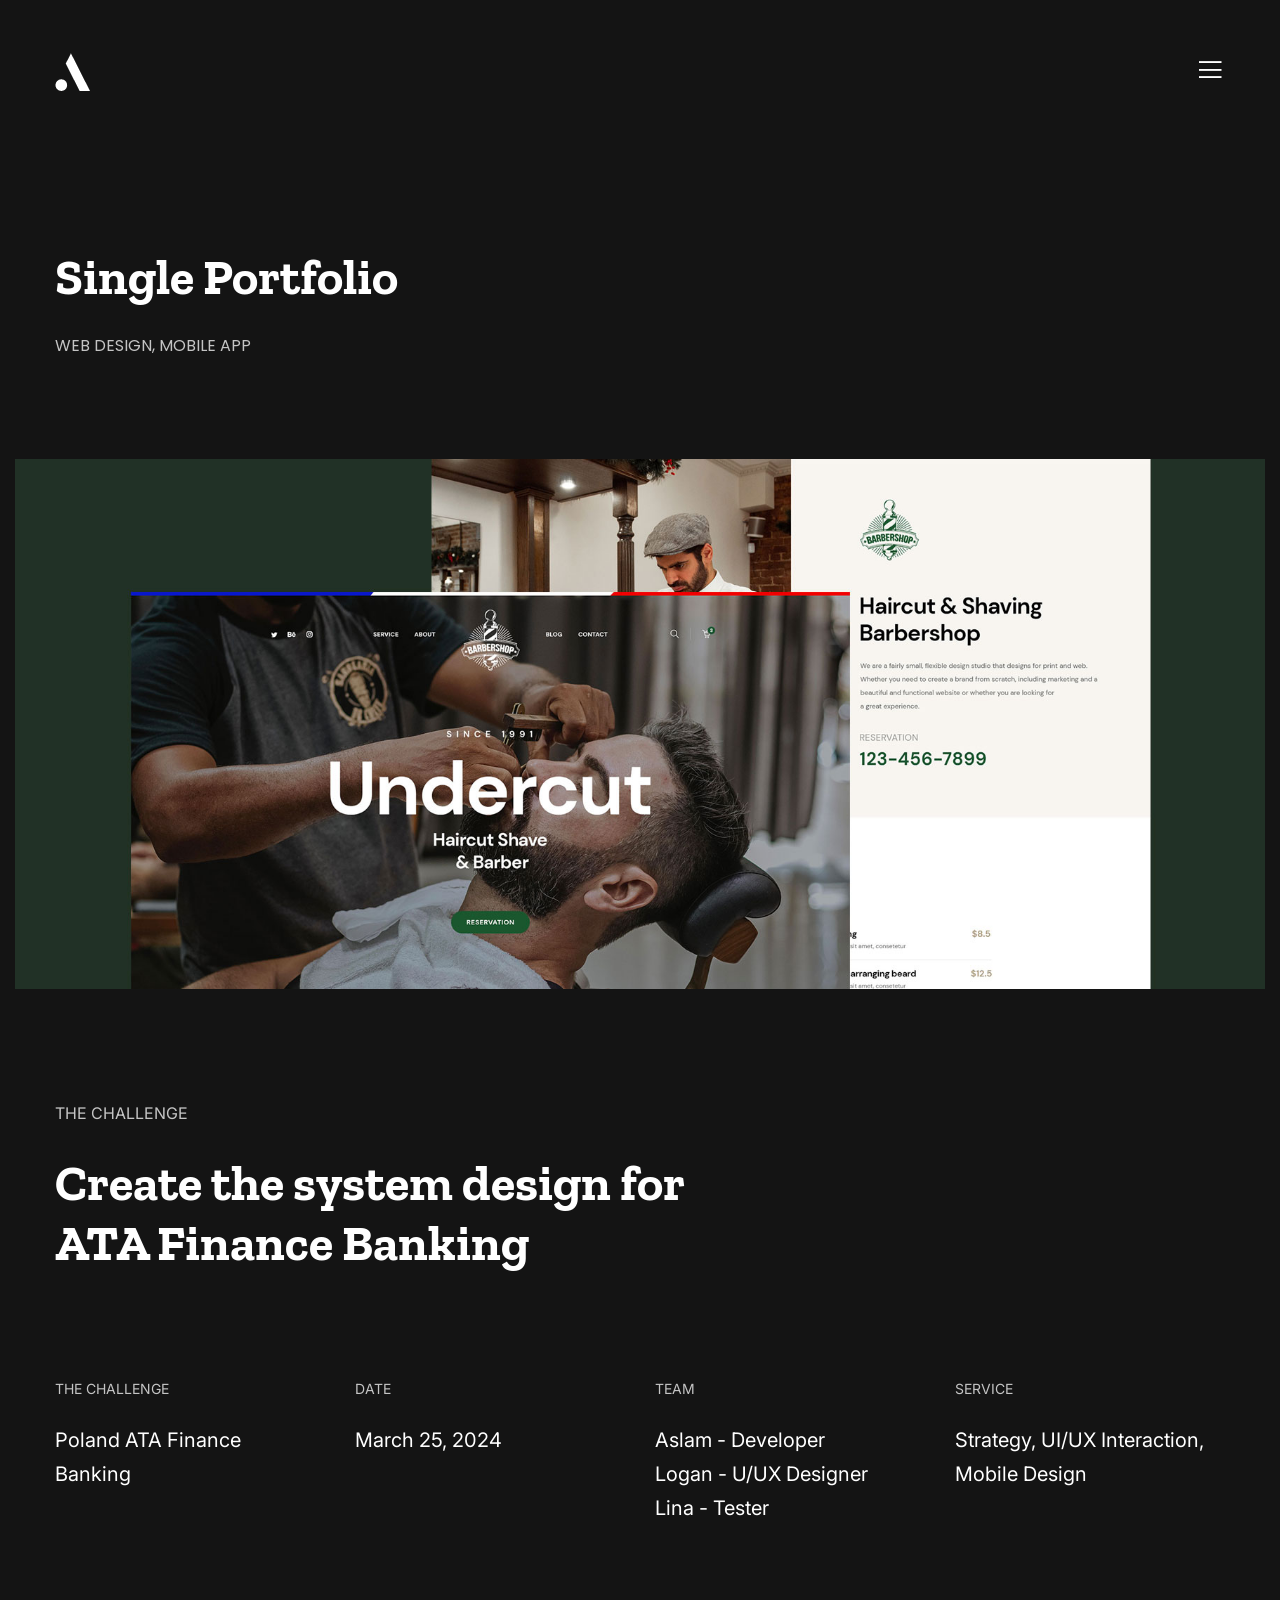
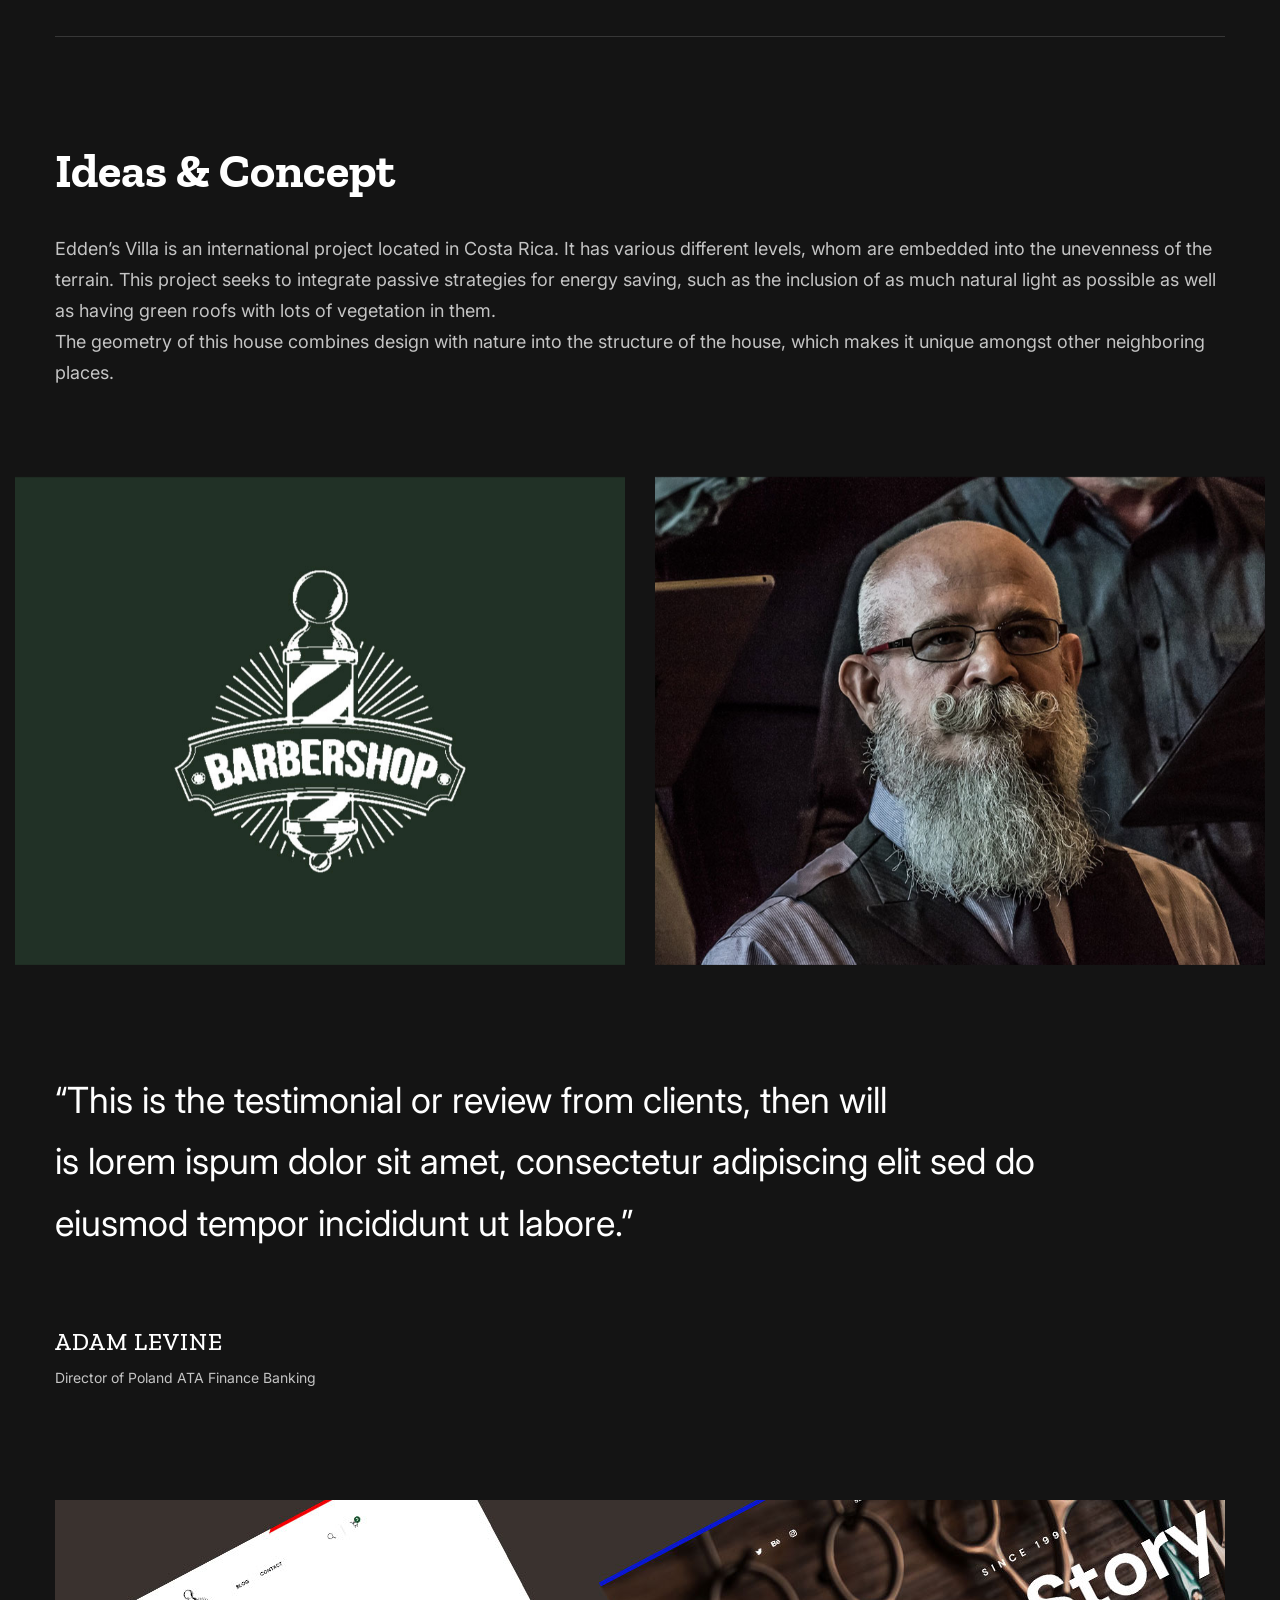
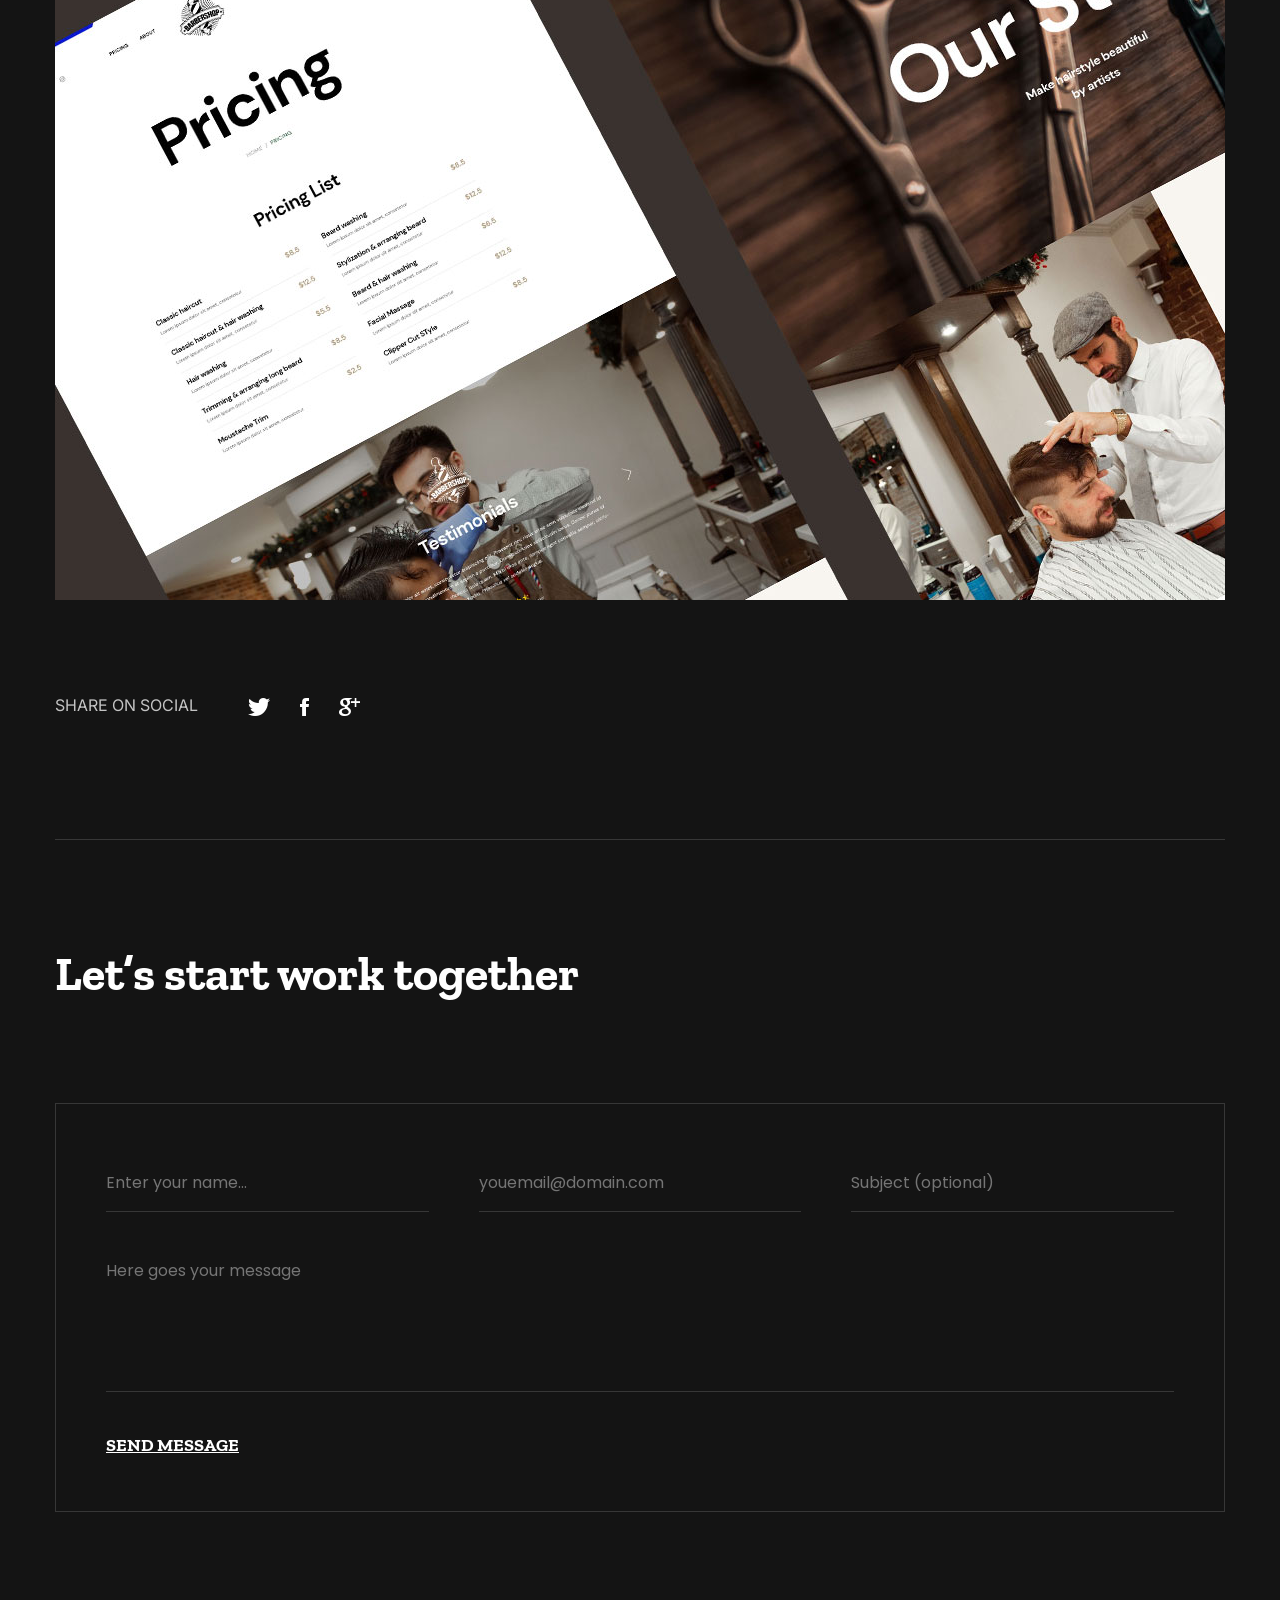
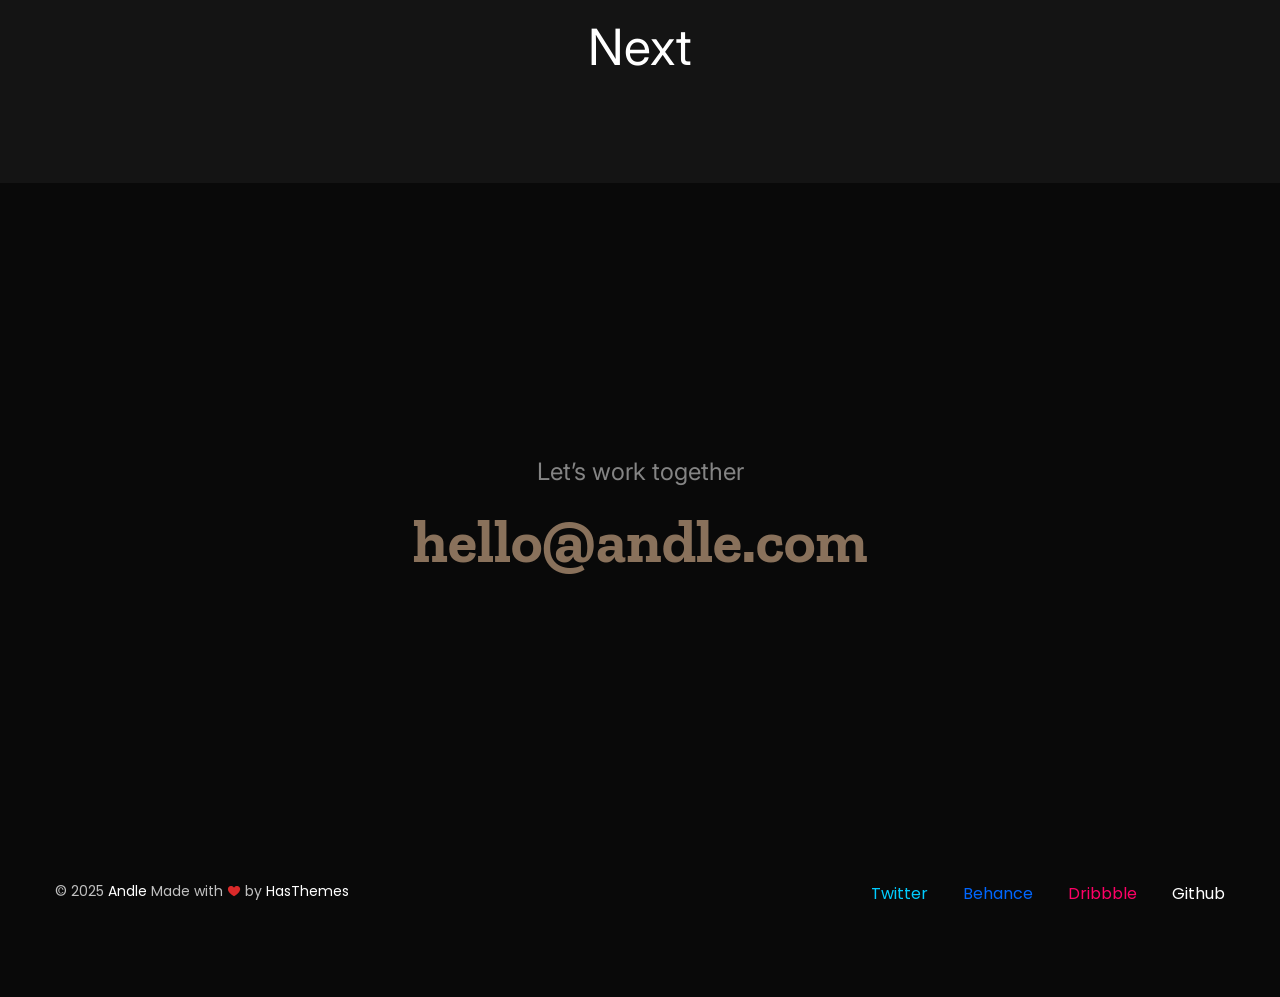
<file: andle/project-details.html>
<!DOCTYPE html>
<html lang="en">

<head>
    <meta charset="utf-8">
    <meta http-equiv="x-ua-compatible" content="ie=edge">
    <title>Andle - Personal Portfolio Bootstrap 5 Template</title>
    <meta name="robots" content="noindex, follow" />
    <meta name="description" content="">
    <meta name="viewport" content="width=device-width, initial-scale=1, shrink-to-fit=no">
    <!-- Favicon -->
    <link rel="shortcut icon" type="image/x-icon" href="assets/images/favicon.png">

    <!-- CSS
	============================================ -->

    <!-- Icon Font CSS -->
    <link rel="stylesheet" href="assets/css/plugins/fontawesome.min.css">
    <link rel="stylesheet" href="assets/css/plugins/ionicons.min.css">
    <link rel="stylesheet" href="assets/css/plugins/line-awesome.min.css">
    <link rel="stylesheet" href="assets/css/plugins/icofont.min.css">
    <link rel="stylesheet" href="assets/css/plugins/simple-line-icons.css">

    <!-- Plugins CSS -->
    <link rel="stylesheet" href="assets/css/plugins/animate.css">
    <link rel="stylesheet" href="assets/css/plugins/swiper-bundle.min.css">
    <link rel="stylesheet" href="assets/css/plugins/odometer.min.css">

    <!-- Main Style CSS -->
    <link rel="stylesheet" href="assets/css/style.css">


    <!--====== Use the minified version files listed below for better performance and remove the files listed above ======-->
    <!-- <link rel="stylesheet" href="assets/css/vendor/plugins.min.css">
    <link rel="stylesheet" href="assets/css/style.min.css"> -->

</head>


<body>

    <div class="main-wrapper">

        <!-- Header Start  -->
        <div class="header fixed-top">
            <div class="container custom-container">
                <div class="header-wrapper">

                    <!-- header Logo Start -->
                    <div class="logo-box">
                        <div class="logo"><a href="index.html"><img src="assets/images/logo.png" alt="" title=""></a></div>
                    </div>
                    <!-- header Logo end -->

                    <!-- header Menu Toggler Start -->
                    <div class="header-menu-toggler">
                        <a href="javascript:;" class="menu-toggler"><i class="las la-bars"></i></a>
                    </div>
                    <!-- header Menu Toggler end -->

                </div>
            </div>
        </div>
        <!-- Header End -->

        <!-- Header Off Canvas Menu Start -->
        <div class="offcanvas-menu">
            <div class="offcanvas-wrapper">
                <div class="close-btn">
                    <a href="javascript:;" class="menu-close"><i class="ion-ios-close-outline"></i></a>
                </div>
                <div class="logo">
                    <a href="index.html"><img src="assets/images/logo-2.png" alt="Logo"></a>
                </div>
                <div class="primary-menu">
                    <ul>
                        <li><a href="index.html">Home</a></li>
                        <li>
                            <a href="#">About</a>

                            <ul class="sub-menu">
                                <li><a href="about.html">About Us</a></li>
                                <li><a href="pricing.html">Pricing</a></li>
                            </ul>
                        </li>
                        <li>
                            <a href="#">Project</a>

                            <ul class="sub-menu">
                                <li><a href="projects.html">Projects</a></li>
                                <li><a href="project-details.html">Project Details</a></li>
                            </ul>
                        </li>
                        <li>
                            <a href="#">Blog</a>

                            <ul class="sub-menu">
                                <li><a href="blog.html">Blog</a></li>
                                <li><a href="blog-details.html">Blog Details</a></li>
                            </ul>
                        </li>
                        <li><a href="contact.html">Contact</a></li>
                    </ul>
                </div>
            </div>
        </div>
        <!-- Header Off Canvas Menu End-->

        <!-- overly Start -->
        <div class="overlay"></div>
        <!-- overly End -->

        <!-- Page Banner Start -->
        <div class="section">
            <div class="container">

                <!-- Page Banner Title Start -->
                <div class="page-banner-title">
                    <h2 class="title">Single Portfolio</h2>
                    <p>web design, Mobile App</p>
                </div>
                <!-- Page Banner Title End -->

            </div>
        </div>
        <!-- Page Banner End -->

        <!-- Project Details Section Start -->
        <div class="section project-details-section">
            <div class="custom-container container-fluid">

                <!-- Details Images Start -->
                <div class="details-images">
                    <img src="assets/images/project-details/project-details.jpg" alt="Project Details">
                </div>
                <!-- Details Images End -->

            </div>

            <div class="container">

                <!-- Details Challenge Start  -->
                <div class="details-challenge section-padding-02 mt-n1">
                    <h5 class="details-label">the challenge</h5>

                    <h1 class="title">Create the system design for <br> ATA Finance Banking</h1>
                </div>
                <!-- Details Challenge End  -->

                <!-- Details Info Start  -->
                <div class="details-info section-padding mt-n10">
                    <div class="row">
                        <div class="col-lg-3">

                            <!-- Single Info Start  -->
                            <div class="single-info">
                                <h5 class="details-label">the challenge</h5>
                                <p>Poland ATA Finance <br> Banking</p>
                            </div>
                            <!-- Single Info Start  -->

                        </div>
                        <div class="col-lg-3">

                            <!-- Single Info Start  -->
                            <div class="single-info">
                                <h5 class="details-label">Date</h5>
                                <p>March 25, 2024</p>
                            </div>
                            <!-- Single Info Start  -->

                        </div>
                        <div class="col-lg-3">

                            <!-- Single Info Start  -->
                            <div class="single-info">
                                <h5 class="details-label">team</h5>
                                <p>Aslam - Developer <br> Logan - U/UX Designer <br> Lina - Tester</p>
                            </div>
                            <!-- Single Info Start  -->

                        </div>
                        <div class="col-lg-3">

                            <!-- Single Info Start  -->
                            <div class="single-info">
                                <h5 class="details-label">Service</h5>
                                <p>Strategy, UI/UX Interaction, Mobile Design</p>
                            </div>
                            <!-- Single Info Start  -->

                        </div>
                    </div>
                </div>
                <!-- Details Info End  -->

                <!-- Details Middle Content Start  -->
                <div class="details-middle-content section-padding-02 mt-n2">
                    <h2 class="title">Ideas & Concept</h2>
                    <p>Edden’s Villa is an international project located in Costa Rica. It has various different levels, whom are embedded into the unevenness of the terrain. This project seeks to integrate passive strategies for energy saving, such as the inclusion of as much natural light as possible as well as having green roofs with lots of vegetation in them. <br> The geometry of this house combines design with nature into the structure of the house, which makes it unique amongst other neighboring places.</p>
                </div>
                <!-- Details Middle Content End  -->

            </div>

            <div class="custom-container container-fluid">

                <!-- Colum images Start  -->
                <div class="column-images">
                    <div class="row">
                        <div class="col-lg-6">
                            <!-- Details Images Start -->
                            <div class="details-images mt-6 wow fadeInLeft" data-wow-delay="0.3s" data-wow-duration="1.5s">
                                <img src="assets/images/project-details/dec-images-1.jpg" alt="Project Details">
                            </div>
                            <!-- Details Images End -->
                        </div>
                        <div class="col-lg-6">
                            <!-- Details Images Start -->
                            <div class="details-images mt-6 wow fadeInRight" data-wow-delay="0.3s" data-wow-duration="1.5s">
                                <img src="assets/images/project-details/dec-images-2.jpg" alt="Project Details">
                            </div>
                            <!-- Details Images End -->
                        </div>
                    </div>
                </div>
                <!-- Colum images End  -->

            </div>

            <div class="container">

                <!-- Blockquote Start  -->
                <div class="blockquote section-padding-02  mt-n3">
                    <p>“This is the testimonial or review from clients, then will <br> is lorem ispum dolor sit amet, consectetur adipiscing elit  sed do <br> eiusmod tempor incididunt ut labore.” </p>
                </div>
                <!-- Blockquote End  -->

                <!-- Author Info Start  -->
                <div class="author-info">
                    <h4 class="name">Adam Levine</h4>
                    <p>Director of Poland ATA Finance Banking</p>
                </div>
                <!-- Author Info End  -->

                <!-- Details Images Start -->
                <div class="details-images section-padding-02 mt-n2">
                    <img src="assets/images/project-details/dec-images-3.jpg" alt="Project Details">
                </div>
                <!-- Details Images End -->

                <!-- Details Social Start -->
                <div class="details-social">
                    <h5 class="details-label">Share on social</h5>
                    <ul class="social">
                        <li><a href="#"><i class="ion-social-twitter"></i></a></li>
                        <li><a href="#"><i class="ion-social-facebook"></i></a></li>
                        <li><a href="#"><i class="ion-social-googleplus"></i></a></li>
                    </ul>
                </div>
                <!-- Details Social End -->

                <!-- Reservation Form Start -->
                <div class="reservation-form-wrapper section-padding-02">
                    <h3 class="title">Let’s start work together</h3>

                    <div class="reservation-form wow fadeInUp" data-wow-delay="0.3s" data-wow-duration="1s">
                        <form action="#">
                            <div class="row gx-10">
                                <div class="col-md-4">
                                    <!-- Single Form Start -->
                                    <div class="single-form">
                                        <input type="text" placeholder="Enter your name...">
                                    </div>
                                    <!-- Single Form Start -->
                                </div>
                                <div class="col-md-4">
                                    <!-- Single Form Start -->
                                    <div class="single-form">
                                        <input type="email" placeholder="youemail@domain.com">
                                    </div>
                                    <!-- Single Form Start -->
                                </div>
                                <div class="col-md-4">
                                    <!-- Single Form Start -->
                                    <div class="single-form">
                                        <input type="text" placeholder="Subject (optional)">
                                    </div>
                                    <!-- Single Form Start -->
                                </div>
                                <div class="col-md-12">
                                    <!-- Single Form Start -->
                                    <div class="single-form">
                                        <textarea placeholder="Here goes your message"></textarea>
                                    </div>
                                    <!-- Single Form Start -->
                                </div>
                                <div class="col-md-12">
                                    <!-- Single Form Start -->
                                    <div class="form-btn">
                                        <button>Send Message</button>
                                    </div>
                                    <!-- Single Form Start -->
                                </div>
                            </div>
                        </form>
                    </div>
                </div>
                <!-- Reservation Form End -->

                <!-- Next Start -->
                <div class="next text-center section-padding">
                    <a href="#">Next</a>
                </div>
                <!-- Next End -->

            </div>

        </div>
        <!-- Project Details Section End -->

        <!-- Footer Start -->
        <div class="section bg-dark">
            <div class="container">

                <!-- Footer Info Box Start -->
                <div class="footer-info-box text-center">
                    <h4 class="title wow fadeInUp" data-wow-delay="0.3s" data-wow-duration="2s">Let’s work together</h4>
                    <h2 class="mail wow fadeInUp" data-wow-delay="0.5s" data-wow-duration="2s"><a href="mailto:hello@andle.com">hello@andle.com</a></h2>
                </div>
                <!-- Footer Info Box End -->

                <!-- Footer Copyright & Social Start -->
                <div class="footer-copyright-social">
                    <div class="footer-copyright">
                        <p>&copy; 2025 <span> Andle</span> Made with <i class="icofont-heart" aria-hidden="true"></i> by <a href="https://hasthemes.com/" target="_blank">HasThemes</a></p>
                    </div>
                    <div class="footer-social">
                        <ul class="social">
                            <li><a target="_blank" class="twitter" href="#">Twitter</a></li>
                            <li><a target="_blank" class="behance" href="#">Behance</a></li>
                            <li><a target="_blank" class="dribbble" href="#">Dribbble</a></li>
                            <li><a target="_blank" class="github" href="#">Github</a></li>
                        </ul>
                    </div>
                </div>
                <!-- Footer Copyright & Social End -->

            </div>
        </div>
        <!-- Footer End -->

    </div>

    <!--Back To Start-->
    <a href="#" class="back-to-top">
        <i class="ion-android-arrow-up"></i>
    </a>
    <!--Back To End-->





    <!-- JS
    ============================================ -->

    <!-- Modernizer & jQuery JS -->
    <script src="assets/js/vendor/modernizr-3.11.2.min.js"></script>
    <script src="assets/js/vendor/jquery-3.5.1.min.js"></script>

    <!-- Bootstrap JS -->
    <script src="assets/js/plugins/popper.min.js"></script>
    <script src="assets/js/plugins/bootstrap.min.js"></script>

    <!-- Plugins JS -->
    <script src="assets/js/plugins/swiper-bundle.min.js"></script>
    <script src="assets/js/plugins/appear.js"></script>
    <script src="assets/js/plugins/validate.js"></script>
    <script src="assets/js/plugins/odometer.min.js"></script>
    <script src="assets/js/plugins/isotope.pkgd.min.js"></script>
    <script src="assets/js/plugins/imagesloaded.pkgd.min.js"></script>
    <script src="assets/js/plugins/wow.js"></script>
    <script src="assets/js/plugins/ajax-contact.js"></script>

    <!--====== Use the minified version files listed below for better performance and remove the files listed above ======-->
    <!-- <script src="assets/js/plugins.min.js"></script> -->


    <!-- Main JS -->
    <script src="assets/js/main.js"></script>

</body>

</html>
</file>
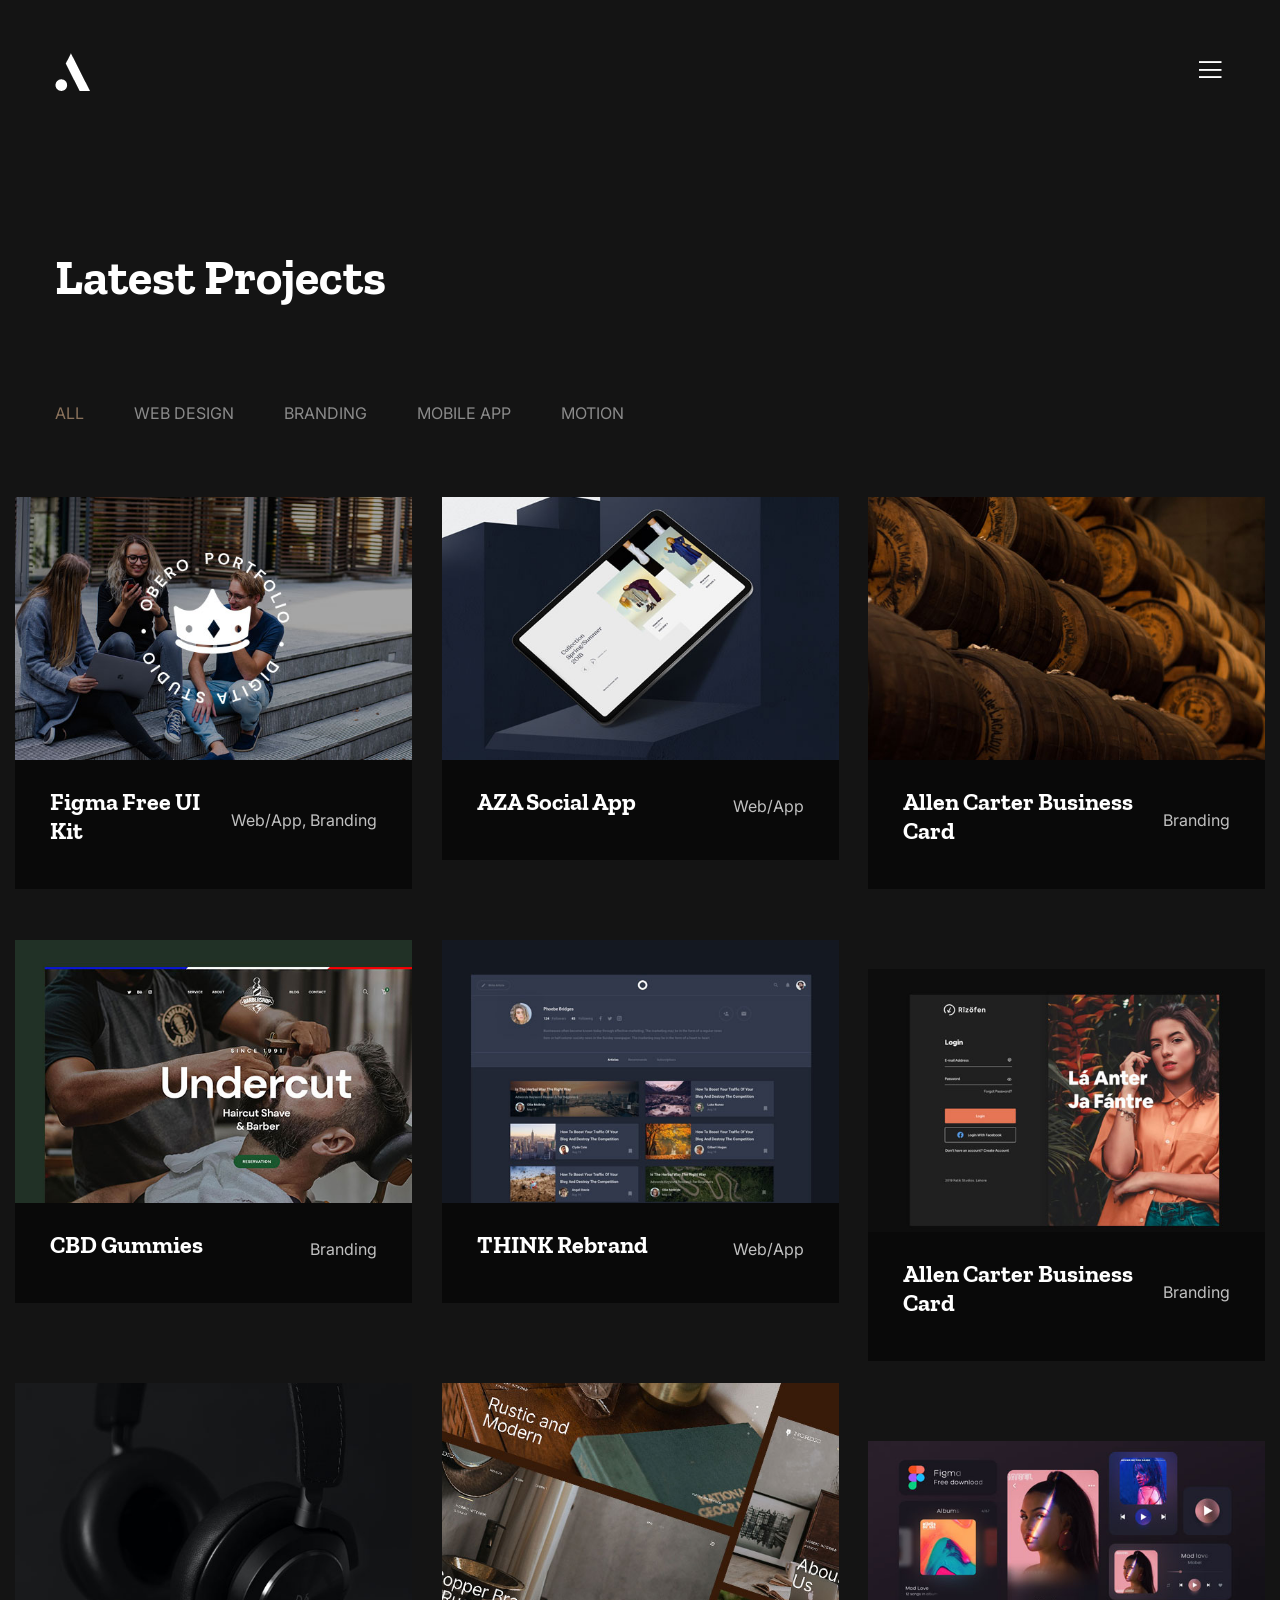
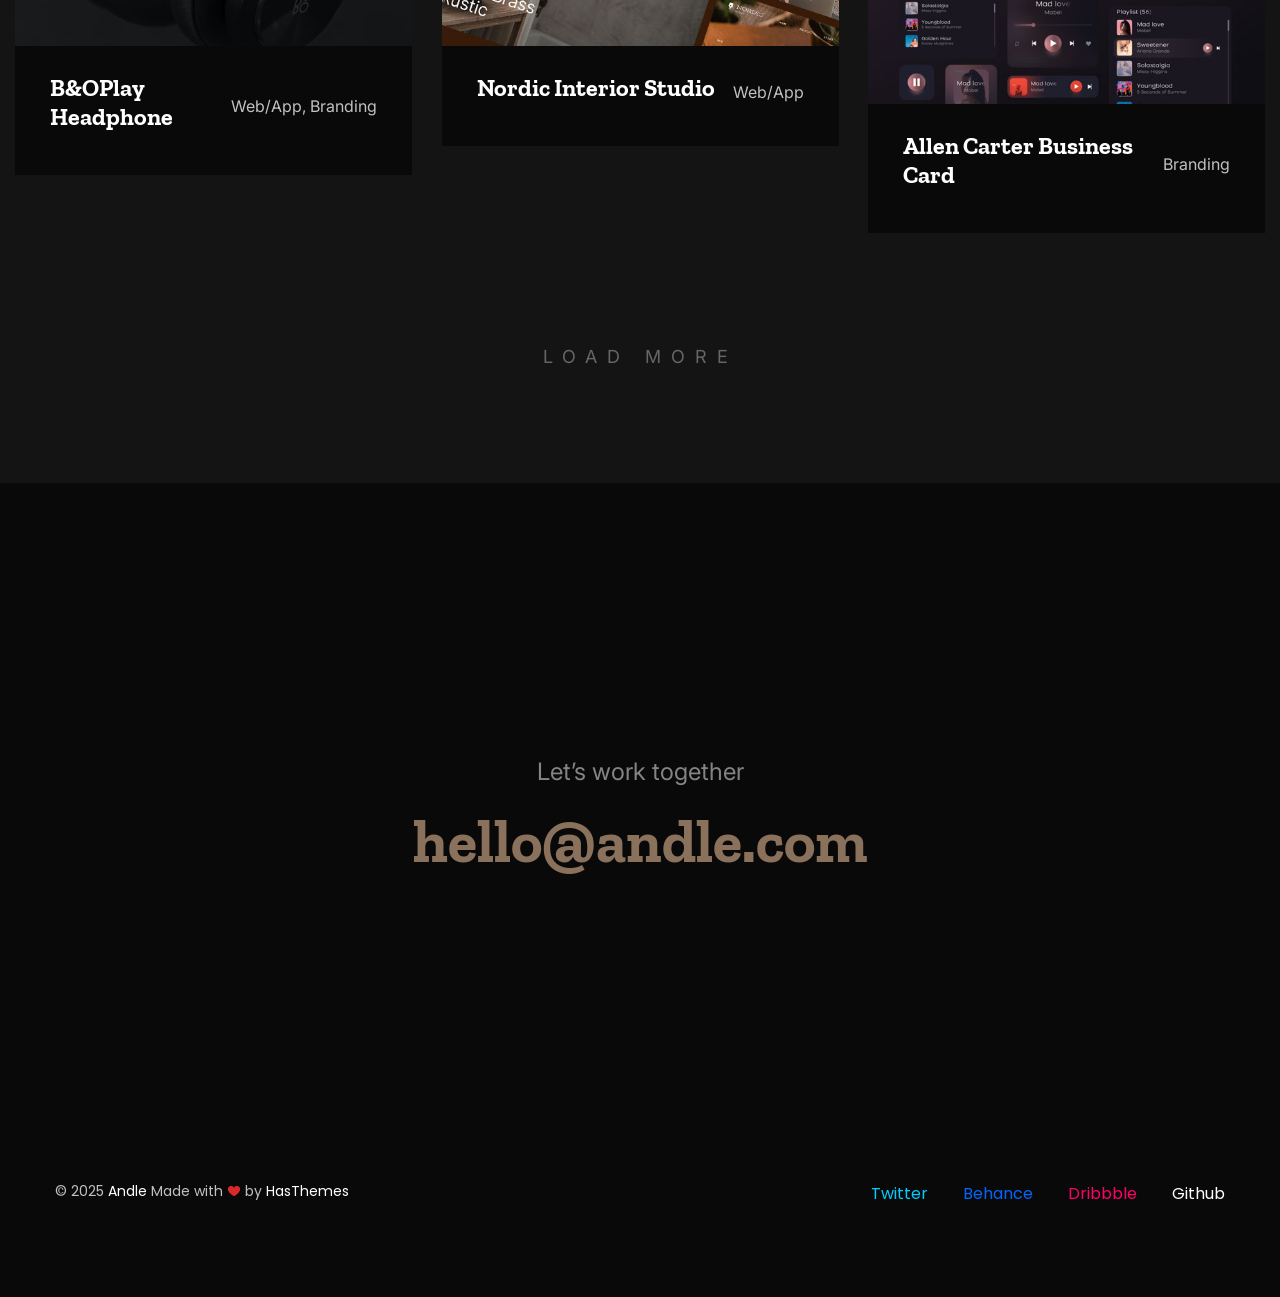
<file: andle/projects.html>
<!DOCTYPE html>
<html lang="en">

<head>
    <meta charset="utf-8">
    <meta http-equiv="x-ua-compatible" content="ie=edge">
    <title>Andle - Personal Portfolio Bootstrap 5 Template</title>
    <meta name="robots" content="noindex, follow" />
    <meta name="description" content="">
    <meta name="viewport" content="width=device-width, initial-scale=1, shrink-to-fit=no">
    <!-- Favicon -->
    <link rel="shortcut icon" type="image/x-icon" href="assets/images/favicon.png">

    <!-- CSS
	============================================ -->

    <!-- Icon Font CSS -->
    <link rel="stylesheet" href="assets/css/plugins/fontawesome.min.css">
    <link rel="stylesheet" href="assets/css/plugins/ionicons.min.css">
    <link rel="stylesheet" href="assets/css/plugins/line-awesome.min.css">
    <link rel="stylesheet" href="assets/css/plugins/icofont.min.css">
    <link rel="stylesheet" href="assets/css/plugins/simple-line-icons.css">

    <!-- Plugins CSS -->
    <link rel="stylesheet" href="assets/css/plugins/animate.css">
    <link rel="stylesheet" href="assets/css/plugins/swiper-bundle.min.css">
    <link rel="stylesheet" href="assets/css/plugins/odometer.min.css">

    <!-- Main Style CSS -->
    <link rel="stylesheet" href="assets/css/style.css">


    <!--====== Use the minified version files listed below for better performance and remove the files listed above ======-->
    <!-- <link rel="stylesheet" href="assets/css/vendor/plugins.min.css">
    <link rel="stylesheet" href="assets/css/style.min.css"> -->

</head>


<body>

    <div class="main-wrapper">

        <!-- Header Start  -->
        <div class="header fixed-top">
            <div class="container custom-container">
                <div class="header-wrapper">

                    <!-- header Logo Start -->
                    <div class="logo-box">
                        <div class="logo"><a href="index.html"><img src="assets/images/logo.png" alt="" title=""></a></div>
                    </div>
                    <!-- header Logo end -->

                    <!-- header Menu Toggler Start -->
                    <div class="header-menu-toggler">
                        <a href="javascript:;" class="menu-toggler"><i class="las la-bars"></i></a>
                    </div>
                    <!-- header Menu Toggler end -->

                </div>
            </div>
        </div>
        <!-- Header End -->

        <!-- Header Off Canvas Menu Start -->
        <div class="offcanvas-menu">
            <div class="offcanvas-wrapper">
                <div class="close-btn">
                    <a href="javascript:;" class="menu-close"><i class="ion-ios-close-outline"></i></a>
                </div>
                <div class="logo">
                    <a href="index.html"><img src="assets/images/logo-2.png" alt="Logo"></a>
                </div>
                <div class="primary-menu">
                    <ul>
                        <li><a href="index.html">Home</a></li>
                        <li>
                            <a href="#">About</a>

                            <ul class="sub-menu">
                                <li><a href="about.html">About Us</a></li>
                                <li><a href="pricing.html">Pricing</a></li>
                            </ul>
                        </li>
                        <li>
                            <a href="#">Project</a>

                            <ul class="sub-menu">
                                <li><a href="projects.html">Projects</a></li>
                                <li><a href="project-details.html">Project Details</a></li>
                            </ul>
                        </li>
                        <li>
                            <a href="#">Blog</a>

                            <ul class="sub-menu">
                                <li><a href="blog.html">Blog</a></li>
                                <li><a href="blog-details.html">Blog Details</a></li>
                            </ul>
                        </li>
                        <li><a href="contact.html">Contact</a></li>
                    </ul>
                </div>
            </div>
        </div>
        <!-- Header Off Canvas Menu End-->

        <!-- overly Start -->
        <div class="overlay"></div>
        <!-- overly End -->

        <!-- Project Start -->
        <div class="section">
            <div class="container">

                <!-- Page Banner Title Start -->
                <div class="page-banner-title">
                    <h2 class="title"> Latest Projects</h2>
                </div>
                <!-- Page Banner Title End -->

                <!-- Filter  Section Start -->
                <div class="filter-menu">
                    <ul class="menu-list">
                        <li class="active" data-filter="*">all</li>
                        <li data-filter=".web-design">web design</li>
                        <li data-filter=".branding">branding</li>
                        <li data-filter=".mobile-app">mobile app</li>
                        <li data-filter=".motion">motion</li>
                    </ul>
                </div>
                <!-- Filter  Section End -->

            </div>

            <div class="custom-container container-fluid">

                <!-- Project Section Start -->
                <div class="project-section mt-n4">
                    <div class="row grid">

                        <div class="col-xl-4 col-md-6 mobile-app">
                            <!-- Single Project Start -->
                            <div class="single-project wow zoomIn" data-wow-delay="0.3s" data-wow-duration="0.5s">
                                <div class="project-images">
                                    <a href="project-details.html"><img src="assets/images/project/project-1.jpg" alt="Project"></a>
                                </div>
                                <div class="project-content">
                                    <h4 class="title"><a href="project-details.html">Figma Free UI Kit</a></h4>
                                    <p class="category">Web/App, Branding</p>
                                </div>
                            </div>
                            <!-- Single Project End -->
                        </div>
                        <div class="col-xl-4 col-md-6 web-design mobile-app">
                            <!-- Single Project Start -->
                            <div class="single-project wow zoomIn" data-wow-delay="0.3s" data-wow-duration="0.5s">
                                <div class="project-images">
                                    <a href="project-details.html"><img src="assets/images/project/project-2.jpg" alt="Project"></a>
                                </div>
                                <div class="project-content">
                                    <h4 class="title"><a href="project-details.html">AZA Social App</a></h4>
                                    <p class="category">Web/App</p>
                                </div>
                            </div>
                            <!-- Single Project End -->
                        </div>
                        <div class="col-xl-4 col-md-6 branding motion">
                            <!-- Single Project Start -->
                            <div class="single-project wow zoomIn" data-wow-delay="0.3s" data-wow-duration="0.5s">
                                <div class="project-images">
                                    <a href="project-details.html"><img src="assets/images/project/project-3.jpg" alt="Project"></a>
                                </div>
                                <div class="project-content">
                                    <h4 class="title"><a href="project-details.html">Allen Carter Business Card</a></h4>
                                    <p class="category">Branding</p>
                                </div>
                            </div>
                            <!-- Single Project End -->
                        </div>
                        <div class="col-xl-4 col-md-6 branding">
                            <!-- Single Project Start -->
                            <div class="single-project wow zoomIn" data-wow-delay="0.3s" data-wow-duration="0.5s">
                                <div class="project-images">
                                    <a href="project-details.html"><img src="assets/images/project/project-4.jpg" alt="Project"></a>
                                </div>
                                <div class="project-content">
                                    <h4 class="title"><a href="project-details.html">CBD Gummies</a></h4>
                                    <p class="category">Branding</p>
                                </div>
                            </div>
                            <!-- Single Project End -->
                        </div>
                        <div class="col-xl-4 col-md-6 web-design mobile-app">
                            <!-- Single Project Start -->
                            <div class="single-project wow zoomIn" data-wow-delay="0.3s" data-wow-duration="0.5s">
                                <div class="project-images">
                                    <a href="project-details.html"><img src="assets/images/project/project-5.jpg" alt="Project"></a>
                                </div>
                                <div class="project-content">
                                    <h4 class="title"><a href="project-details.html">THINK Rebrand</a></h4>
                                    <p class="category">Web/App</p>
                                </div>
                            </div>
                            <!-- Single Project End -->
                        </div>
                        <div class="col-xl-4 col-md-6 branding motion">
                            <!-- Single Project Start -->
                            <div class="single-project wow zoomIn" data-wow-delay="0.3s" data-wow-duration="0.5s">
                                <div class="project-images">
                                    <a href="project-details.html"><img src="assets/images/project/project-6.jpg" alt="Project"></a>
                                </div>
                                <div class="project-content">
                                    <h4 class="title"><a href="project-details.html">Allen Carter Business Card</a></h4>
                                    <p class="category">Branding</p>
                                </div>
                            </div>
                            <!-- Single Project End -->
                        </div>
                        <div class="col-xl-4 col-md-6 web-design branding">
                            <!-- Single Project Start -->
                            <div class="single-project wow zoomIn" data-wow-delay="0.3s" data-wow-duration="0.5s">
                                <div class="project-images">
                                    <a href="project-details.html"><img src="assets/images/project/project-7.jpg" alt="Project"></a>
                                </div>
                                <div class="project-content">
                                    <h4 class="title"><a href="project-details.html">B&OPlay Headphone</a></h4>
                                    <p class="category">Web/App, Branding</p>
                                </div>
                            </div>
                            <!-- Single Project End -->
                        </div>
                        <div class="col-xl-4 col-md-6 web-design mobile-app">
                            <!-- Single Project Start -->
                            <div class="single-project wow zoomIn" data-wow-delay="0.3s" data-wow-duration="0.5s">
                                <div class="project-images">
                                    <a href="project-details.html"><img src="assets/images/project/project-8.jpg" alt="Project"></a>
                                </div>
                                <div class="project-content">
                                    <h4 class="title"><a href="project-details.html">Nordic Interior Studio</a></h4>
                                    <p class="category">Web/App</p>
                                </div>
                            </div>
                            <!-- Single Project End -->
                        </div>
                        <div class="col-xl-4 col-md-6 branding motion">
                            <!-- Single Project Start -->
                            <div class="single-project wow zoomIn" data-wow-delay="0.3s" data-wow-duration="0.5s">
                                <div class="project-images">
                                    <a href="project-details.html"><img src="assets/images/project/project-9.jpg" alt="Project"></a>
                                </div>
                                <div class="project-content">
                                    <h4 class="title"><a href="project-details.html">Allen Carter Business Card</a></h4>
                                    <p class="category">Branding</p>
                                </div>
                            </div>
                            <!-- Single Project End -->
                        </div>

                    </div>
                </div>
                <!-- Project Section End -->

                <!-- Load More End -->
                <div class="load-more text-center section-padding">
                    <a href="#" class="more">load more</a>
                </div>
                <!-- Load More End -->

            </div>
        </div>
        <!-- Project End -->

        <!-- Footer Start -->
        <div class="section bg-dark">
            <div class="container">

                <!-- Footer Info Box Start -->
                <div class="footer-info-box text-center">
                    <h4 class="title wow fadeInUp" data-wow-delay="0.3s" data-wow-duration="2s">Let’s work together</h4>
                    <h2 class="mail wow fadeInUp" data-wow-delay="0.5s" data-wow-duration="2s"><a href="mailto:hello@andle.com">hello@andle.com</a></h2>
                </div>
                <!-- Footer Info Box End -->

                <!-- Footer Copyright & Social Start -->
                <div class="footer-copyright-social">
                    <div class="footer-copyright">
                        <p>&copy; 2025 <span> Andle</span> Made with <i class="icofont-heart" aria-hidden="true"></i> by <a href="https://hasthemes.com/" target="_blank">HasThemes</a></p>
                    </div>
                    <div class="footer-social">
                        <ul class="social">
                            <li><a target="_blank" class="twitter" href="#">Twitter</a></li>
                            <li><a target="_blank" class="behance" href="#">Behance</a></li>
                            <li><a target="_blank" class="dribbble" href="#">Dribbble</a></li>
                            <li><a target="_blank" class="github" href="#">Github</a></li>
                        </ul>
                    </div>
                </div>
                <!-- Footer Copyright & Social End -->

            </div>
        </div>
        <!-- Footer End -->

    </div>

    <!--Back To Start-->
    <a href="#" class="back-to-top">
        <i class="ion-android-arrow-up"></i>
    </a>
    <!--Back To End-->





    <!-- JS
    ============================================ -->

    <!-- Modernizer & jQuery JS -->
    <script src="assets/js/vendor/modernizr-3.11.2.min.js"></script>
    <script src="assets/js/vendor/jquery-3.5.1.min.js"></script>

    <!-- Bootstrap JS -->
    <script src="assets/js/plugins/popper.min.js"></script>
    <script src="assets/js/plugins/bootstrap.min.js"></script>

    <!-- Plugins JS -->
    <script src="assets/js/plugins/swiper-bundle.min.js"></script>
    <script src="assets/js/plugins/appear.js"></script>
    <script src="assets/js/plugins/validate.js"></script>
    <script src="assets/js/plugins/odometer.min.js"></script>
    <script src="assets/js/plugins/isotope.pkgd.min.js"></script>
    <script src="assets/js/plugins/imagesloaded.pkgd.min.js"></script>
    <script src="assets/js/plugins/wow.js"></script>
    <script src="assets/js/plugins/ajax-contact.js"></script>

    <!--====== Use the minified version files listed below for better performance and remove the files listed above ======-->
    <!-- <script src="assets/js/plugins.min.js"></script> -->


    <!-- Main JS -->
    <script src="assets/js/main.js"></script>

</body>

</html>
</file>
<file: andle/assets/css/plugins/simple-line-icons.css>
@font-face {
  font-family: 'simple-line-icons';
  src: url('../../fonts/simple-Line-Icons.eot?v=2.4.0');
  src: url('../../fonts/simple-Line-Icons.eot?v=2.4.0#iefix') format('embedded-opentype'), url('../../fonts/simple-Line-Icons.woff2?v=2.4.0') format('woff2'), url('../../fonts/simple-Line-Icons.ttf?v=2.4.0') format('truetype'), url('../../fonts/simple-Line-Icons.woff?v=2.4.0') format('woff'), url('../../fonts/simple-Line-Icons.svg?v=2.4.0#simple-line-icons') format('svg');
  font-weight: normal;
  font-style: normal;
}
/*
 Use the following CSS code if you want to have a class per icon.
 Instead of a list of all class selectors, you can use the generic [class*="icon-"] selector, but it's slower:
*/
.icon-user,
.icon-people,
.icon-user-female,
.icon-user-follow,
.icon-user-following,
.icon-user-unfollow,
.icon-login,
.icon-logout,
.icon-emotsmile,
.icon-phone,
.icon-call-end,
.icon-call-in,
.icon-call-out,
.icon-map,
.icon-location-pin,
.icon-direction,
.icon-directions,
.icon-compass,
.icon-layers,
.icon-menu,
.icon-list,
.icon-options-vertical,
.icon-options,
.icon-arrow-down,
.icon-arrow-left,
.icon-arrow-right,
.icon-arrow-up,
.icon-arrow-up-circle,
.icon-arrow-left-circle,
.icon-arrow-right-circle,
.icon-arrow-down-circle,
.icon-check,
.icon-clock,
.icon-plus,
.icon-minus,
.icon-close,
.icon-event,
.icon-exclamation,
.icon-organization,
.icon-trophy,
.icon-screen-smartphone,
.icon-screen-desktop,
.icon-plane,
.icon-notebook,
.icon-mustache,
.icon-mouse,
.icon-magnet,
.icon-energy,
.icon-disc,
.icon-cursor,
.icon-cursor-move,
.icon-crop,
.icon-chemistry,
.icon-speedometer,
.icon-shield,
.icon-screen-tablet,
.icon-magic-wand,
.icon-hourglass,
.icon-graduation,
.icon-ghost,
.icon-game-controller,
.icon-fire,
.icon-eyeglass,
.icon-envelope-open,
.icon-envelope-letter,
.icon-bell,
.icon-badge,
.icon-anchor,
.icon-wallet,
.icon-vector,
.icon-speech,
.icon-puzzle,
.icon-printer,
.icon-present,
.icon-playlist,
.icon-pin,
.icon-picture,
.icon-handbag,
.icon-globe-alt,
.icon-globe,
.icon-folder-alt,
.icon-folder,
.icon-film,
.icon-feed,
.icon-drop,
.icon-drawer,
.icon-docs,
.icon-doc,
.icon-diamond,
.icon-cup,
.icon-calculator,
.icon-bubbles,
.icon-briefcase,
.icon-book-open,
.icon-basket-loaded,
.icon-basket,
.icon-bag,
.icon-action-undo,
.icon-action-redo,
.icon-wrench,
.icon-umbrella,
.icon-trash,
.icon-tag,
.icon-support,
.icon-frame,
.icon-size-fullscreen,
.icon-size-actual,
.icon-shuffle,
.icon-share-alt,
.icon-share,
.icon-rocket,
.icon-question,
.icon-pie-chart,
.icon-pencil,
.icon-note,
.icon-loop,
.icon-home,
.icon-grid,
.icon-graph,
.icon-microphone,
.icon-music-tone-alt,
.icon-music-tone,
.icon-earphones-alt,
.icon-earphones,
.icon-equalizer,
.icon-like,
.icon-dislike,
.icon-control-start,
.icon-control-rewind,
.icon-control-play,
.icon-control-pause,
.icon-control-forward,
.icon-control-end,
.icon-volume-1,
.icon-volume-2,
.icon-volume-off,
.icon-calendar,
.icon-bulb,
.icon-chart,
.icon-ban,
.icon-bubble,
.icon-camrecorder,
.icon-camera,
.icon-cloud-download,
.icon-cloud-upload,
.icon-envelope,
.icon-eye,
.icon-flag,
.icon-heart,
.icon-info,
.icon-key,
.icon-link,
.icon-lock,
.icon-lock-open,
.icon-magnifier,
.icon-magnifier-add,
.icon-magnifier-remove,
.icon-paper-clip,
.icon-paper-plane,
.icon-power,
.icon-refresh,
.icon-reload,
.icon-settings,
.icon-star,
.icon-symbol-female,
.icon-symbol-male,
.icon-target,
.icon-credit-card,
.icon-paypal,
.icon-social-tumblr,
.icon-social-twitter,
.icon-social-facebook,
.icon-social-instagram,
.icon-social-linkedin,
.icon-social-pinterest,
.icon-social-github,
.icon-social-google,
.icon-social-reddit,
.icon-social-skype,
.icon-social-dribbble,
.icon-social-behance,
.icon-social-foursqare,
.icon-social-soundcloud,
.icon-social-spotify,
.icon-social-stumbleupon,
.icon-social-youtube,
.icon-social-dropbox,
.icon-social-vkontakte,
.icon-social-steam {
  font-family: 'simple-line-icons';
  speak: none;
  font-style: normal;
  font-weight: normal;
  font-variant: normal;
  text-transform: none;
  line-height: 1;
  /* Better Font Rendering =========== */
  -webkit-font-smoothing: antialiased;
  -moz-osx-font-smoothing: grayscale;
}
.icon-user:before {
  content: "\e005";
}
.icon-people:before {
  content: "\e001";
}
.icon-user-female:before {
  content: "\e000";
}
.icon-user-follow:before {
  content: "\e002";
}
.icon-user-following:before {
  content: "\e003";
}
.icon-user-unfollow:before {
  content: "\e004";
}
.icon-login:before {
  content: "\e066";
}
.icon-logout:before {
  content: "\e065";
}
.icon-emotsmile:before {
  content: "\e021";
}
.icon-phone:before {
  content: "\e600";
}
.icon-call-end:before {
  content: "\e048";
}
.icon-call-in:before {
  content: "\e047";
}
.icon-call-out:before {
  content: "\e046";
}
.icon-map:before {
  content: "\e033";
}
.icon-location-pin:before {
  content: "\e096";
}
.icon-direction:before {
  content: "\e042";
}
.icon-directions:before {
  content: "\e041";
}
.icon-compass:before {
  content: "\e045";
}
.icon-layers:before {
  content: "\e034";
}
.icon-menu:before {
  content: "\e601";
}
.icon-list:before {
  content: "\e067";
}
.icon-options-vertical:before {
  content: "\e602";
}
.icon-options:before {
  content: "\e603";
}
.icon-arrow-down:before {
  content: "\e604";
}
.icon-arrow-left:before {
  content: "\e605";
}
.icon-arrow-right:before {
  content: "\e606";
}
.icon-arrow-up:before {
  content: "\e607";
}
.icon-arrow-up-circle:before {
  content: "\e078";
}
.icon-arrow-left-circle:before {
  content: "\e07a";
}
.icon-arrow-right-circle:before {
  content: "\e079";
}
.icon-arrow-down-circle:before {
  content: "\e07b";
}
.icon-check:before {
  content: "\e080";
}
.icon-clock:before {
  content: "\e081";
}
.icon-plus:before {
  content: "\e095";
}
.icon-minus:before {
  content: "\e615";
}
.icon-close:before {
  content: "\e082";
}
.icon-event:before {
  content: "\e619";
}
.icon-exclamation:before {
  content: "\e617";
}
.icon-organization:before {
  content: "\e616";
}
.icon-trophy:before {
  content: "\e006";
}
.icon-screen-smartphone:before {
  content: "\e010";
}
.icon-screen-desktop:before {
  content: "\e011";
}
.icon-plane:before {
  content: "\e012";
}
.icon-notebook:before {
  content: "\e013";
}
.icon-mustache:before {
  content: "\e014";
}
.icon-mouse:before {
  content: "\e015";
}
.icon-magnet:before {
  content: "\e016";
}
.icon-energy:before {
  content: "\e020";
}
.icon-disc:before {
  content: "\e022";
}
.icon-cursor:before {
  content: "\e06e";
}
.icon-cursor-move:before {
  content: "\e023";
}
.icon-crop:before {
  content: "\e024";
}
.icon-chemistry:before {
  content: "\e026";
}
.icon-speedometer:before {
  content: "\e007";
}
.icon-shield:before {
  content: "\e00e";
}
.icon-screen-tablet:before {
  content: "\e00f";
}
.icon-magic-wand:before {
  content: "\e017";
}
.icon-hourglass:before {
  content: "\e018";
}
.icon-graduation:before {
  content: "\e019";
}
.icon-ghost:before {
  content: "\e01a";
}
.icon-game-controller:before {
  content: "\e01b";
}
.icon-fire:before {
  content: "\e01c";
}
.icon-eyeglass:before {
  content: "\e01d";
}
.icon-envelope-open:before {
  content: "\e01e";
}
.icon-envelope-letter:before {
  content: "\e01f";
}
.icon-bell:before {
  content: "\e027";
}
.icon-badge:before {
  content: "\e028";
}
.icon-anchor:before {
  content: "\e029";
}
.icon-wallet:before {
  content: "\e02a";
}
.icon-vector:before {
  content: "\e02b";
}
.icon-speech:before {
  content: "\e02c";
}
.icon-puzzle:before {
  content: "\e02d";
}
.icon-printer:before {
  content: "\e02e";
}
.icon-present:before {
  content: "\e02f";
}
.icon-playlist:before {
  content: "\e030";
}
.icon-pin:before {
  content: "\e031";
}
.icon-picture:before {
  content: "\e032";
}
.icon-handbag:before {
  content: "\e035";
}
.icon-globe-alt:before {
  content: "\e036";
}
.icon-globe:before {
  content: "\e037";
}
.icon-folder-alt:before {
  content: "\e039";
}
.icon-folder:before {
  content: "\e089";
}
.icon-film:before {
  content: "\e03a";
}
.icon-feed:before {
  content: "\e03b";
}
.icon-drop:before {
  content: "\e03e";
}
.icon-drawer:before {
  content: "\e03f";
}
.icon-docs:before {
  content: "\e040";
}
.icon-doc:before {
  content: "\e085";
}
.icon-diamond:before {
  content: "\e043";
}
.icon-cup:before {
  content: "\e044";
}
.icon-calculator:before {
  content: "\e049";
}
.icon-bubbles:before {
  content: "\e04a";
}
.icon-briefcase:before {
  content: "\e04b";
}
.icon-book-open:before {
  content: "\e04c";
}
.icon-basket-loaded:before {
  content: "\e04d";
}
.icon-basket:before {
  content: "\e04e";
}
.icon-bag:before {
  content: "\e04f";
}
.icon-action-undo:before {
  content: "\e050";
}
.icon-action-redo:before {
  content: "\e051";
}
.icon-wrench:before {
  content: "\e052";
}
.icon-umbrella:before {
  content: "\e053";
}
.icon-trash:before {
  content: "\e054";
}
.icon-tag:before {
  content: "\e055";
}
.icon-support:before {
  content: "\e056";
}
.icon-frame:before {
  content: "\e038";
}
.icon-size-fullscreen:before {
  content: "\e057";
}
.icon-size-actual:before {
  content: "\e058";
}
.icon-shuffle:before {
  content: "\e059";
}
.icon-share-alt:before {
  content: "\e05a";
}
.icon-share:before {
  content: "\e05b";
}
.icon-rocket:before {
  content: "\e05c";
}
.icon-question:before {
  content: "\e05d";
}
.icon-pie-chart:before {
  content: "\e05e";
}
.icon-pencil:before {
  content: "\e05f";
}
.icon-note:before {
  content: "\e060";
}
.icon-loop:before {
  content: "\e064";
}
.icon-home:before {
  content: "\e069";
}
.icon-grid:before {
  content: "\e06a";
}
.icon-graph:before {
  content: "\e06b";
}
.icon-microphone:before {
  content: "\e063";
}
.icon-music-tone-alt:before {
  content: "\e061";
}
.icon-music-tone:before {
  content: "\e062";
}
.icon-earphones-alt:before {
  content: "\e03c";
}
.icon-earphones:before {
  content: "\e03d";
}
.icon-equalizer:before {
  content: "\e06c";
}
.icon-like:before {
  content: "\e068";
}
.icon-dislike:before {
  content: "\e06d";
}
.icon-control-start:before {
  content: "\e06f";
}
.icon-control-rewind:before {
  content: "\e070";
}
.icon-control-play:before {
  content: "\e071";
}
.icon-control-pause:before {
  content: "\e072";
}
.icon-control-forward:before {
  content: "\e073";
}
.icon-control-end:before {
  content: "\e074";
}
.icon-volume-1:before {
  content: "\e09f";
}
.icon-volume-2:before {
  content: "\e0a0";
}
.icon-volume-off:before {
  content: "\e0a1";
}
.icon-calendar:before {
  content: "\e075";
}
.icon-bulb:before {
  content: "\e076";
}
.icon-chart:before {
  content: "\e077";
}
.icon-ban:before {
  content: "\e07c";
}
.icon-bubble:before {
  content: "\e07d";
}
.icon-camrecorder:before {
  content: "\e07e";
}
.icon-camera:before {
  content: "\e07f";
}
.icon-cloud-download:before {
  content: "\e083";
}
.icon-cloud-upload:before {
  content: "\e084";
}
.icon-envelope:before {
  content: "\e086";
}
.icon-eye:before {
  content: "\e087";
}
.icon-flag:before {
  content: "\e088";
}
.icon-heart:before {
  content: "\e08a";
}
.icon-info:before {
  content: "\e08b";
}
.icon-key:before {
  content: "\e08c";
}
.icon-link:before {
  content: "\e08d";
}
.icon-lock:before {
  content: "\e08e";
}
.icon-lock-open:before {
  content: "\e08f";
}
.icon-magnifier:before {
  content: "\e090";
}
.icon-magnifier-add:before {
  content: "\e091";
}
.icon-magnifier-remove:before {
  content: "\e092";
}
.icon-paper-clip:before {
  content: "\e093";
}
.icon-paper-plane:before {
  content: "\e094";
}
.icon-power:before {
  content: "\e097";
}
.icon-refresh:before {
  content: "\e098";
}
.icon-reload:before {
  content: "\e099";
}
.icon-settings:before {
  content: "\e09a";
}
.icon-star:before {
  content: "\e09b";
}
.icon-symbol-female:before {
  content: "\e09c";
}
.icon-symbol-male:before {
  content: "\e09d";
}
.icon-target:before {
  content: "\e09e";
}
.icon-credit-card:before {
  content: "\e025";
}
.icon-paypal:before {
  content: "\e608";
}
.icon-social-tumblr:before {
  content: "\e00a";
}
.icon-social-twitter:before {
  content: "\e009";
}
.icon-social-facebook:before {
  content: "\e00b";
}
.icon-social-instagram:before {
  content: "\e609";
}
.icon-social-linkedin:before {
  content: "\e60a";
}
.icon-social-pinterest:before {
  content: "\e60b";
}
.icon-social-github:before {
  content: "\e60c";
}
.icon-social-google:before {
  content: "\e60d";
}
.icon-social-reddit:before {
  content: "\e60e";
}
.icon-social-skype:before {
  content: "\e60f";
}
.icon-social-dribbble:before {
  content: "\e00d";
}
.icon-social-behance:before {
  content: "\e610";
}
.icon-social-foursqare:before {
  content: "\e611";
}
.icon-social-soundcloud:before {
  content: "\e612";
}
.icon-social-spotify:before {
  content: "\e613";
}
.icon-social-stumbleupon:before {
  content: "\e614";
}
.icon-social-youtube:before {
  content: "\e008";
}
.icon-social-dropbox:before {
  content: "\e00c";
}
.icon-social-vkontakte:before {
  content: "\e618";
}
.icon-social-steam:before {
  content: "\e620";
}
</file>
<file: documentation/style.css>
/*--- reset ---*/


/*--- reset5 � 2011 opensource.736cs.com MIT ---*/

html, body, div, span, applet, object, iframe, h1, h2, h3, h4, h5, h6, p, blockquote, pre, a, abbr, acronym, address, big, cite, code, del, dfn, em, font, img, ins, kbd, q, s, samp, small, strike, strong, sub, sup, tt, var, b, i, center, dl, dt, dd, ol, ul, li, fieldset, form, label, legend, table, caption, tbody, tfoot, thead, tr, th, td, article, aside, audio, canvas, details, figcaption, figure, footer, header, hgroup, mark, menu, meter, nav, output, progress, section, summary, time, video {
    border: 0;
    outline: 0;
    font-size: 100%;
    vertical-align: baseline;
    background: transparent;
    margin: 0;
    padding: 0;
}
body {
    line-height: 1;
}
article, aside, dialog, figure, footer, header, hgroup, nav, section, blockquote {
    display: block;
}
nav ul {
    list-style: none;
}
ol {
    list-style: decimal;
    margin: 15px 0px 20px 30px;
}
ul {
    list-style: disc;
    margin: 15px 0px 20px 30px;
}
li {
    margin-bottom: 5px;
}
ul ul {
    list-style: circle;
}
blockquote, q {
    quotes: none;
}
blockquote:before, blockquote:after, q:before, q:after {
    content: none;
}
ins {
    text-decoration: underline;
}
del {
    text-decoration: line-through;
}
mark {
    background: none;
}
abbr[title], dfn[title] {
    border-bottom: 1px dotted #000;
    cursor: help;
}
table {
    border-collapse: collapse;
    border-spacing: 0;
}
hr {
    display: block;
    height: 1px;
    border: 0;
    border-top: 1px solid #ccc;
    margin: 1em 0;
    padding: 0;
}
input[type=submit], input[type=button], button {
    margin: 0;
    padding: 0;
}
input, select, a img {
    vertical-align: middle;
}
a {
    text-decoration: none;
}
b, strong {
    font-weight: bold;
}
i, em {
    font-style: italic;
}
i {
    margin-right: 10px;
}
html {
    height: 100%;
}
body {
    font-size: 12px;
    line-height: 1.7;
    font-family: "Open Sans", Arial, Helvetica, sans-serif;
    -webkit-text-size-adjust: 100%;
    -webkit-font-smoothing: antialiased;
    color: #555555;
    min-width: 1000px;
    height: 100%;
}
.body-wrapper {
    min-height: 100%;
    overflow: hidden;
}
h1 {
    font-size: 47px;
}
h2 {
    font-size: 41px;
}
h3 {
    font-size: 35px;
}
h4 {
    font-size: 28px;
}
h5 {
    font-size: 21px;
}
h6 {
    font-size: 18px;
}
h1, h2, h3, h4, h5, h6 {
    line-height: 1.3;
    margin-bottom: 20px;
    margin-top: 20px;
    font-weight: bold;
    color: #444444;
}
a {
    color: #6fa6ca;
    transition: color 300ms, background-color 300ms, opacity 300ms;
    -moz-transition: color 300ms, background-color 300ms, opacity 300ms;
    /* FF3.7+ */
    -o-transition: color 300ms, background-color 300ms, opacity 300ms;
    /* Opera 10.5 */
    -webkit-transition: color 300ms, background-color 300ms, opacity 300ms;
    /* Saf3.2+, Chrome */
}
a:hover {
	text-decoration: none;
}
img {
    max-width: 100%;
}

/* nav area */

.nav-wrapper {
    width: 300px;
    background: #303641;
    float: left;
    position: fixed;
    height: 100vh;
    overflow-y: auto;
}
.logo-wrapper {
    text-align: center;
    padding: 36px 0px;
}
.logo-title {
  background: rgba(0, 0, 0, 0) url("images/logo.png") no-repeat scroll center center;
  color: #ffffff;
  font-size: 45px;
  font-weight: bold;
  margin: 0 auto;
  text-indent: -999em;
  width: 200px;
}
.logo-caption {
    font-size: 13px;
    color: #afbbd0;
}
.need-support a {
    margin-right: 15px;
}
.need-support a i {
    margin-right: 3px;
}
.nav-list-item,a.nav-list-item:not([href]):not([tabindex]) {
    display: block;
    color: #fff;
    background: #3b424f;
    padding: 14px 28px 12px;
    position: relative;
    cursor: pointer;
    border-bottom: 1px solid #303641;
}
.nav-list-item:after {
    font-family: FontAwesome;
    content: "\f105";
    font-size: 14px;
    display: block;
    position: absolute;
    right: 20px;
    top: 50%;
    margin-top: -10px;
}
.nav-list-item:last-child {
    border-bottom: none;
}
.nav-item.active .nav-list-item:after {
    content: "\f107";
    margin-top: -9px;
}
.nav-item.active .nav-list-item, .nav-list-item:hover {
    background: #3f495b;
}

.sub-nav-item {
    display: block;
    padding: 12px 28px 10px 49px;
    color: #ced4df;
    cursor: pointer;
    border-top: 1px solid #3f495b;
}
.sub-nav-item.active, .sub-nav-item:hover {
    background: #525F75;
    color: #fff
}
.sub-nav-item:first-child {
    border-top: none;
}

/* content area */

.content-wrapper {
    padding: 25px 20px 70px;
    overflow: hidden;
    margin-left: 300px;
}
.need-support {
    border-bottom: 1px solid #e5e5e5;
    text-align: right;
    padding-bottom: 11px;
    margin-bottom: 40px;
}
.message-box {
    padding: 26px 30px;
    background: #f7d8bc;
    margin-bottom: 30px;
    color: #6a6a6a;
}
.message-box i {
    color: #555;
    font-size: 20px;
    float: left;
    margin-right: 20px;
    margin-top: 3px;
}
.message-box span {
    display: block;
    overflow: hidden;
}
.gdlr-table {
    overflow: hidden;
}
.gdlr-table .head {
    font-weight: bold;
    margin-bottom: 9px;
}
.gdlr-3-row {
    float: left;
    width: 29%;
    padding: 15px 2% 12px;
    border: 1px solid #e5e5e5;
    border-left-width: 0px;
}
.gdlr-3-row:first-child {
    border-left-width: 1px;
}
pre {}
p {
    margin-bottom: 10px;
    font-size: 14px;
}
.divider {
    border-bottom: 1px solid #e5e5e5;
    margin-bottom: 30px;
    margin-top: 30px;
}
.content-section {
	border-top: 2px solid #ddd;
	padding-top: 80px;
	margin-top: 80px;
}
#introduction.content-section {
	margin-top: 0;
	padding-top: 0;
	border-top: 0;
}
.doc-hero-wrap {
  -webkit-box-align: center;
  -ms-flex-align: center;
  align-items: center;
  background: #ffffff none repeat scroll 0 0;
  display: -webkit-box;
  display: -ms-flexbox;
  display: flex;
  height: 20vh;
  -webkit-box-pack: left;
  -ms-flex-pack: left;
  justify-content: left;
  text-align: left;
}
.doc-hero-wrap * {
  color: #444444;
}
.video-link {
  background: #ff0000 none repeat scroll 0 0;
  color: #ffffff;
  display: inline-block;
  padding: 5px 10px;
}
.btn-link {
    background: #444 none repeat scroll 0 0;
    color: #ffffff;
    display: inline-block;
    padding: 5px 10px;
}
.btn-link:hover {
    background: #333 none repeat scroll 0 0;
    color: #ffffff;
}


.content-section a.popup_image{
    position: relative;
    display: inline-block;
}
.content-section a.popup_image::before {
	position: absolute;
	content: "\f00e";
	left: 5px;
	top: 5px;
	width: 40px;
	background: rgba(0,0,0,.7);
	height: 40px;
	opacity: 1;
	-webkit-transition: 0.3s;
	transition: 0.3s;
	text-align: center;
	color: #fff;
	line-height: 40px;
	border-radius: 30px;
	font-family: fontawesome;
	font-size: 20px;
}
.content-section a.popup_image:hover::before {
	opacity: 1;
	background: rgba(255,0,0,.7);
	-webkit-transform: scale(1.2);
	transform: scale(1.2);
}
 .changes_logo_head pre {
	background-color: whitesmoke;
	background-image: url('images/bg-img.jpg');
	background-size: 100%;
	background-image: -webkit-gradient(linear, left top, left bottom, color-stop(50%, #f5f5f5), color-stop(50%, #e6e6e6));
	background-image: linear-gradient(#f5f5f5 50%, #e6e6e6 50%);
	background-size: 38px 38px;
	border: 1px solid #d4d4d4;
	display: block;
	line-height: 19px;
	margin-bottom: 10px;
	overflow: visible;
	overflow-y: hidden;
	padding: 0 0 0 4px;
}

@media screen and (max-width: 1199px){
    .nav-wrapper {
        width: 100%;
        float: none;
        position: unset;
        height: 100%;
    }
    .content-wrapper {
        margin-left: 0;
    }

}

.pre-format{
    background: #e5e5e5;
    padding: 15px 30px;
}
</file>
<file: andle/assets/css/plugins/line-awesome.min.css>
.la,.lab,.lad,.lal,.lar,.las{-moz-osx-font-smoothing:grayscale;-webkit-font-smoothing:antialiased;display:inline-block;font-style:normal;font-variant:normal;text-rendering:auto;line-height:1}.la-lg{font-size:1.33333em;line-height:.75em;vertical-align:-.0667em}.la-xs{font-size:.75em}.la-sm{font-size:.875em}.la-1x{font-size:1em}.la-2x{font-size:2em}.la-3x{font-size:3em}.la-4x{font-size:4em}.la-5x{font-size:5em}.la-6x{font-size:6em}.la-7x{font-size:7em}.la-8x{font-size:8em}.la-9x{font-size:9em}.la-10x{font-size:10em}.la-fw{text-align:center;width:1.25em}.la-ul{list-style-type:none;margin-left:2.5em;padding-left:0}.la-ul>li{position:relative}.la-li{left:-2em;position:absolute;text-align:center;width:2em;line-height:inherit}.la-border{border:solid .08em #eee;border-radius:.1em;padding:.2em .25em .15em}.la-pull-left{float:left}.la-pull-right{float:right}.la.la-pull-left,.lab.la-pull-left,.lal.la-pull-left,.lar.la-pull-left,.las.la-pull-left{margin-right:.3em}.la.la-pull-right,.lab.la-pull-right,.lal.la-pull-right,.lar.la-pull-right,.las.la-pull-right{margin-left:.3em}.la-spin{-webkit-animation:la-spin 2s infinite linear;animation:la-spin 2s infinite linear}.la-pulse{-webkit-animation:la-spin 1s infinite steps(8);animation:la-spin 1s infinite steps(8)}@-webkit-keyframes la-spin{0%{-webkit-transform:rotate(0);transform:rotate(0)}100%{-webkit-transform:rotate(360deg);transform:rotate(360deg)}}@keyframes la-spin{0%{-webkit-transform:rotate(0);transform:rotate(0)}100%{-webkit-transform:rotate(360deg);transform:rotate(360deg)}}.la-rotate-90{-webkit-transform:rotate(90deg);transform:rotate(90deg)}.la-rotate-180{-webkit-transform:rotate(180deg);transform:rotate(180deg)}.la-rotate-270{-webkit-transform:rotate(270deg);transform:rotate(270deg)}.la-flip-horizontal{-webkit-transform:scale(-1,1);transform:scale(-1,1)}.la-flip-vertical{-webkit-transform:scale(1,-1);transform:scale(1,-1)}.la-flip-both,.la-flip-horizontal.la-flip-vertical{-webkit-transform:scale(-1,-1);transform:scale(-1,-1)}:root .la-flip-both,:root .la-flip-horizontal,:root .la-flip-vertical,:root .la-rotate-180,:root .la-rotate-270,:root .la-rotate-90{-webkit-filter:none;filter:none}.la-stack{display:inline-block;height:2em;line-height:2em;position:relative;vertical-align:middle;width:2.5em}.la-stack-1x,.la-stack-2x{left:0;position:absolute;text-align:center;width:100%}.la-stack-1x{line-height:inherit}.la-stack-2x{font-size:2em}.la-inverse{color:#fff}.la-500px:before{content:"\f26e"}.la-accessible-icon:before{content:"\f368"}.la-accusoft:before{content:"\f369"}.la-acquisitions-incorporated:before{content:"\f6af"}.la-ad:before{content:"\f641"}.la-address-book:before{content:"\f2b9"}.la-address-card:before{content:"\f2bb"}.la-adjust:before{content:"\f042"}.la-adn:before{content:"\f170"}.la-adobe:before{content:"\f778"}.la-adversal:before{content:"\f36a"}.la-affiliatetheme:before{content:"\f36b"}.la-air-freshener:before{content:"\f5d0"}.la-airbnb:before{content:"\f834"}.la-algolia:before{content:"\f36c"}.la-align-center:before{content:"\f037"}.la-align-justify:before{content:"\f039"}.la-align-left:before{content:"\f036"}.la-align-right:before{content:"\f038"}.la-alipay:before{content:"\f642"}.la-allergies:before{content:"\f461"}.la-amazon:before{content:"\f270"}.la-amazon-pay:before{content:"\f42c"}.la-ambulance:before{content:"\f0f9"}.la-american-sign-language-interpreting:before{content:"\f2a3"}.la-amilia:before{content:"\f36d"}.la-anchor:before{content:"\f13d"}.la-android:before{content:"\f17b"}.la-angellist:before{content:"\f209"}.la-angle-double-down:before{content:"\f103"}.la-angle-double-left:before{content:"\f100"}.la-angle-double-right:before{content:"\f101"}.la-angle-double-up:before{content:"\f102"}.la-angle-down:before{content:"\f107"}.la-angle-left:before{content:"\f104"}.la-angle-right:before{content:"\f105"}.la-angle-up:before{content:"\f106"}.la-angry:before{content:"\f556"}.la-angrycreative:before{content:"\f36e"}.la-angular:before{content:"\f420"}.la-ankh:before{content:"\f644"}.la-app-store:before{content:"\f36f"}.la-app-store-ios:before{content:"\f370"}.la-apper:before{content:"\f371"}.la-apple:before{content:"\f179"}.la-apple-alt:before{content:"\f5d1"}.la-apple-pay:before{content:"\f415"}.la-archive:before{content:"\f187"}.la-archway:before{content:"\f557"}.la-arrow-alt-circle-down:before{content:"\f358"}.la-arrow-alt-circle-left:before{content:"\f359"}.la-arrow-alt-circle-right:before{content:"\f35a"}.la-arrow-alt-circle-up:before{content:"\f35b"}.la-arrow-circle-down:before{content:"\f0ab"}.la-arrow-circle-left:before{content:"\f0a8"}.la-arrow-circle-right:before{content:"\f0a9"}.la-arrow-circle-up:before{content:"\f0aa"}.la-arrow-down:before{content:"\f063"}.la-arrow-left:before{content:"\f060"}.la-arrow-right:before{content:"\f061"}.la-arrow-up:before{content:"\f062"}.la-arrows-alt:before{content:"\f0b2"}.la-arrows-alt-h:before{content:"\f337"}.la-arrows-alt-v:before{content:"\f338"}.la-artstation:before{content:"\f77a"}.la-assistive-listening-systems:before{content:"\f2a2"}.la-asterisk:before{content:"\f069"}.la-asymmetrik:before{content:"\f372"}.la-at:before{content:"\f1fa"}.la-atlas:before{content:"\f558"}.la-atlassian:before{content:"\f77b"}.la-atom:before{content:"\f5d2"}.la-audible:before{content:"\f373"}.la-audio-description:before{content:"\f29e"}.la-autoprefixer:before{content:"\f41c"}.la-avianex:before{content:"\f374"}.la-aviato:before{content:"\f421"}.la-award:before{content:"\f559"}.la-aws:before{content:"\f375"}.la-baby:before{content:"\f77c"}.la-baby-carriage:before{content:"\f77d"}.la-backspace:before{content:"\f55a"}.la-backward:before{content:"\f04a"}.la-bacon:before{content:"\f7e5"}.la-balance-scale:before{content:"\f24e"}.la-balance-scale-left:before{content:"\f515"}.la-balance-scale-right:before{content:"\f516"}.la-ban:before{content:"\f05e"}.la-band-aid:before{content:"\f462"}.la-bandcamp:before{content:"\f2d5"}.la-barcode:before{content:"\f02a"}.la-bars:before{content:"\f0c9"}.la-baseball-ball:before{content:"\f433"}.la-basketball-ball:before{content:"\f434"}.la-bath:before{content:"\f2cd"}.la-battery-empty:before{content:"\f244"}.la-battery-full:before{content:"\f240"}.la-battery-half:before{content:"\f242"}.la-battery-quarter:before{content:"\f243"}.la-battery-three-quarters:before{content:"\f241"}.la-battle-net:before{content:"\f835"}.la-bed:before{content:"\f236"}.la-beer:before{content:"\f0fc"}.la-behance:before{content:"\f1b4"}.la-behance-square:before{content:"\f1b5"}.la-bell:before{content:"\f0f3"}.la-bell-slash:before{content:"\f1f6"}.la-bezier-curve:before{content:"\f55b"}.la-bible:before{content:"\f647"}.la-bicycle:before{content:"\f206"}.la-biking:before{content:"\f84a"}.la-bimobject:before{content:"\f378"}.la-binoculars:before{content:"\f1e5"}.la-biohazard:before{content:"\f780"}.la-birthday-cake:before{content:"\f1fd"}.la-bitbucket:before{content:"\f171"}.la-bitcoin:before{content:"\f379"}.la-bity:before{content:"\f37a"}.la-black-tie:before{content:"\f27e"}.la-blackberry:before{content:"\f37b"}.la-blender:before{content:"\f517"}.la-blender-phone:before{content:"\f6b6"}.la-blind:before{content:"\f29d"}.la-blog:before{content:"\f781"}.la-blogger:before{content:"\f37c"}.la-blogger-b:before{content:"\f37d"}.la-bluetooth:before{content:"\f293"}.la-bluetooth-b:before{content:"\f294"}.la-bold:before{content:"\f032"}.la-bolt:before{content:"\f0e7"}.la-bomb:before{content:"\f1e2"}.la-bone:before{content:"\f5d7"}.la-bong:before{content:"\f55c"}.la-book:before{content:"\f02d"}.la-book-dead:before{content:"\f6b7"}.la-book-medical:before{content:"\f7e6"}.la-book-open:before{content:"\f518"}.la-book-reader:before{content:"\f5da"}.la-bookmark:before{content:"\f02e"}.la-bootstrap:before{content:"\f836"}.la-border-all:before{content:"\f84c"}.la-border-none:before{content:"\f850"}.la-border-style:before{content:"\f853"}.la-bowling-ball:before{content:"\f436"}.la-box:before{content:"\f466"}.la-box-open:before{content:"\f49e"}.la-boxes:before{content:"\f468"}.la-braille:before{content:"\f2a1"}.la-brain:before{content:"\f5dc"}.la-bread-slice:before{content:"\f7ec"}.la-briefcase:before{content:"\f0b1"}.la-briefcase-medical:before{content:"\f469"}.la-broadcast-tower:before{content:"\f519"}.la-broom:before{content:"\f51a"}.la-brush:before{content:"\f55d"}.la-btc:before{content:"\f15a"}.la-buffer:before{content:"\f837"}.la-bug:before{content:"\f188"}.la-building:before{content:"\f1ad"}.la-bullhorn:before{content:"\f0a1"}.la-bullseye:before{content:"\f140"}.la-burn:before{content:"\f46a"}.la-buromobelexperte:before{content:"\f37f"}.la-bus:before{content:"\f207"}.la-bus-alt:before{content:"\f55e"}.la-business-time:before{content:"\f64a"}.la-buy-n-large:before{content:"\f8a6"}.la-buysellads:before{content:"\f20d"}.la-calculator:before{content:"\f1ec"}.la-calendar:before{content:"\f133"}.la-calendar-alt:before{content:"\f073"}.la-calendar-check:before{content:"\f274"}.la-calendar-day:before{content:"\f783"}.la-calendar-minus:before{content:"\f272"}.la-calendar-plus:before{content:"\f271"}.la-calendar-times:before{content:"\f273"}.la-calendar-week:before{content:"\f784"}.la-camera:before{content:"\f030"}.la-camera-retro:before{content:"\f083"}.la-campground:before{content:"\f6bb"}.la-canadian-maple-leaf:before{content:"\f785"}.la-candy-cane:before{content:"\f786"}.la-cannabis:before{content:"\f55f"}.la-capsules:before{content:"\f46b"}.la-car:before{content:"\f1b9"}.la-car-alt:before{content:"\f5de"}.la-car-battery:before{content:"\f5df"}.la-car-crash:before{content:"\f5e1"}.la-car-side:before{content:"\f5e4"}.la-caret-down:before{content:"\f0d7"}.la-caret-left:before{content:"\f0d9"}.la-caret-right:before{content:"\f0da"}.la-caret-square-down:before{content:"\f150"}.la-caret-square-left:before{content:"\f191"}.la-caret-square-right:before{content:"\f152"}.la-caret-square-up:before{content:"\f151"}.la-caret-up:before{content:"\f0d8"}.la-carrot:before{content:"\f787"}.la-cart-arrow-down:before{content:"\f218"}.la-cart-plus:before{content:"\f217"}.la-cash-register:before{content:"\f788"}.la-cat:before{content:"\f6be"}.la-cc-amazon-pay:before{content:"\f42d"}.la-cc-amex:before{content:"\f1f3"}.la-cc-apple-pay:before{content:"\f416"}.la-cc-diners-club:before{content:"\f24c"}.la-cc-discover:before{content:"\f1f2"}.la-cc-jcb:before{content:"\f24b"}.la-cc-mastercard:before{content:"\f1f1"}.la-cc-paypal:before{content:"\f1f4"}.la-cc-stripe:before{content:"\f1f5"}.la-cc-visa:before{content:"\f1f0"}.la-centercode:before{content:"\f380"}.la-centos:before{content:"\f789"}.la-certificate:before{content:"\f0a3"}.la-chair:before{content:"\f6c0"}.la-chalkboard:before{content:"\f51b"}.la-chalkboard-teacher:before{content:"\f51c"}.la-charging-station:before{content:"\f5e7"}.la-chart-area:before{content:"\f1fe"}.la-chart-bar:before{content:"\f080"}.la-chart-line:before{content:"\f201"}.la-chart-pie:before{content:"\f200"}.la-check:before{content:"\f00c"}.la-check-circle:before{content:"\f058"}.la-check-double:before{content:"\f560"}.la-check-square:before{content:"\f14a"}.la-cheese:before{content:"\f7ef"}.la-chess:before{content:"\f439"}.la-chess-bishop:before{content:"\f43a"}.la-chess-board:before{content:"\f43c"}.la-chess-king:before{content:"\f43f"}.la-chess-knight:before{content:"\f441"}.la-chess-pawn:before{content:"\f443"}.la-chess-queen:before{content:"\f445"}.la-chess-rook:before{content:"\f447"}.la-chevron-circle-down:before{content:"\f13a"}.la-chevron-circle-left:before{content:"\f137"}.la-chevron-circle-right:before{content:"\f138"}.la-chevron-circle-up:before{content:"\f139"}.la-chevron-down:before{content:"\f078"}.la-chevron-left:before{content:"\f053"}.la-chevron-right:before{content:"\f054"}.la-chevron-up:before{content:"\f077"}.la-child:before{content:"\f1ae"}.la-chrome:before{content:"\f268"}.la-chromecast:before{content:"\f838"}.la-church:before{content:"\f51d"}.la-circle:before{content:"\f111"}.la-circle-notch:before{content:"\f1ce"}.la-city:before{content:"\f64f"}.la-clinic-medical:before{content:"\f7f2"}.la-clipboard:before{content:"\f328"}.la-clipboard-check:before{content:"\f46c"}.la-clipboard-list:before{content:"\f46d"}.la-clock:before{content:"\f017"}.la-clone:before{content:"\f24d"}.la-closed-captioning:before{content:"\f20a"}.la-cloud:before{content:"\f0c2"}.la-cloud-download-alt:before{content:"\f381"}.la-cloud-meatball:before{content:"\f73b"}.la-cloud-moon:before{content:"\f6c3"}.la-cloud-moon-rain:before{content:"\f73c"}.la-cloud-rain:before{content:"\f73d"}.la-cloud-showers-heavy:before{content:"\f740"}.la-cloud-sun:before{content:"\f6c4"}.la-cloud-sun-rain:before{content:"\f743"}.la-cloud-upload-alt:before{content:"\f382"}.la-cloudscale:before{content:"\f383"}.la-cloudsmith:before{content:"\f384"}.la-cloudversify:before{content:"\f385"}.la-cocktail:before{content:"\f561"}.la-code:before{content:"\f121"}.la-code-branch:before{content:"\f126"}.la-codepen:before{content:"\f1cb"}.la-codiepie:before{content:"\f284"}.la-coffee:before{content:"\f0f4"}.la-cog:before{content:"\f013"}.la-cogs:before{content:"\f085"}.la-coins:before{content:"\f51e"}.la-columns:before{content:"\f0db"}.la-comment:before{content:"\f075"}.la-comment-alt:before{content:"\f27a"}.la-comment-dollar:before{content:"\f651"}.la-comment-dots:before{content:"\f4ad"}.la-comment-medical:before{content:"\f7f5"}.la-comment-slash:before{content:"\f4b3"}.la-comments:before{content:"\f086"}.la-comments-dollar:before{content:"\f653"}.la-compact-disc:before{content:"\f51f"}.la-compass:before{content:"\f14e"}.la-compress:before{content:"\f066"}.la-compress-arrows-alt:before{content:"\f78c"}.la-concierge-bell:before{content:"\f562"}.la-confluence:before{content:"\f78d"}.la-connectdevelop:before{content:"\f20e"}.la-contao:before{content:"\f26d"}.la-cookie:before{content:"\f563"}.la-cookie-bite:before{content:"\f564"}.la-copy:before{content:"\f0c5"}.la-copyright:before{content:"\f1f9"}.la-cotton-bureau:before{content:"\f89e"}.la-couch:before{content:"\f4b8"}.la-cpanel:before{content:"\f388"}.la-creative-commons:before{content:"\f25e"}.la-creative-commons-by:before{content:"\f4e7"}.la-creative-commons-nc:before{content:"\f4e8"}.la-creative-commons-nc-eu:before{content:"\f4e9"}.la-creative-commons-nc-jp:before{content:"\f4ea"}.la-creative-commons-nd:before{content:"\f4eb"}.la-creative-commons-pd:before{content:"\f4ec"}.la-creative-commons-pd-alt:before{content:"\f4ed"}.la-creative-commons-remix:before{content:"\f4ee"}.la-creative-commons-sa:before{content:"\f4ef"}.la-creative-commons-sampling:before{content:"\f4f0"}.la-creative-commons-sampling-plus:before{content:"\f4f1"}.la-creative-commons-share:before{content:"\f4f2"}.la-creative-commons-zero:before{content:"\f4f3"}.la-credit-card:before{content:"\f09d"}.la-critical-role:before{content:"\f6c9"}.la-crop:before{content:"\f125"}.la-crop-alt:before{content:"\f565"}.la-cross:before{content:"\f654"}.la-crosshairs:before{content:"\f05b"}.la-crow:before{content:"\f520"}.la-crown:before{content:"\f521"}.la-crutch:before{content:"\f7f7"}.la-css3:before{content:"\f13c"}.la-css3-alt:before{content:"\f38b"}.la-cube:before{content:"\f1b2"}.la-cubes:before{content:"\f1b3"}.la-cut:before{content:"\f0c4"}.la-cuttlefish:before{content:"\f38c"}.la-d-and-d:before{content:"\f38d"}.la-d-and-d-beyond:before{content:"\f6ca"}.la-dashcube:before{content:"\f210"}.la-database:before{content:"\f1c0"}.la-deaf:before{content:"\f2a4"}.la-delicious:before{content:"\f1a5"}.la-democrat:before{content:"\f747"}.la-deploydog:before{content:"\f38e"}.la-deskpro:before{content:"\f38f"}.la-desktop:before{content:"\f108"}.la-dev:before{content:"\f6cc"}.la-deviantart:before{content:"\f1bd"}.la-dharmachakra:before{content:"\f655"}.la-dhl:before{content:"\f790"}.la-diagnoses:before{content:"\f470"}.la-diaspora:before{content:"\f791"}.la-dice:before{content:"\f522"}.la-dice-d20:before{content:"\f6cf"}.la-dice-d6:before{content:"\f6d1"}.la-dice-five:before{content:"\f523"}.la-dice-four:before{content:"\f524"}.la-dice-one:before{content:"\f525"}.la-dice-six:before{content:"\f526"}.la-dice-three:before{content:"\f527"}.la-dice-two:before{content:"\f528"}.la-digg:before{content:"\f1a6"}.la-digital-ocean:before{content:"\f391"}.la-digital-tachograph:before{content:"\f566"}.la-directions:before{content:"\f5eb"}.la-discord:before{content:"\f392"}.la-discourse:before{content:"\f393"}.la-divide:before{content:"\f529"}.la-dizzy:before{content:"\f567"}.la-dna:before{content:"\f471"}.la-dochub:before{content:"\f394"}.la-docker:before{content:"\f395"}.la-dog:before{content:"\f6d3"}.la-dollar-sign:before{content:"\f155"}.la-dolly:before{content:"\f472"}.la-dolly-flatbed:before{content:"\f474"}.la-donate:before{content:"\f4b9"}.la-door-closed:before{content:"\f52a"}.la-door-open:before{content:"\f52b"}.la-dot-circle:before{content:"\f192"}.la-dove:before{content:"\f4ba"}.la-download:before{content:"\f019"}.la-draft2digital:before{content:"\f396"}.la-drafting-compass:before{content:"\f568"}.la-dragon:before{content:"\f6d5"}.la-draw-polygon:before{content:"\f5ee"}.la-dribbble:before{content:"\f17d"}.la-dribbble-square:before{content:"\f397"}.la-dropbox:before{content:"\f16b"}.la-drum:before{content:"\f569"}.la-drum-steelpan:before{content:"\f56a"}.la-drumstick-bite:before{content:"\f6d7"}.la-drupal:before{content:"\f1a9"}.la-dumbbell:before{content:"\f44b"}.la-dumpster:before{content:"\f793"}.la-dumpster-fire:before{content:"\f794"}.la-dungeon:before{content:"\f6d9"}.la-dyalog:before{content:"\f399"}.la-earlybirds:before{content:"\f39a"}.la-ebay:before{content:"\f4f4"}.la-edge:before{content:"\f282"}.la-edit:before{content:"\f044"}.la-egg:before{content:"\f7fb"}.la-eject:before{content:"\f052"}.la-elementor:before{content:"\f430"}.la-ellipsis-h:before{content:"\f141"}.la-ellipsis-v:before{content:"\f142"}.la-ello:before{content:"\f5f1"}.la-ember:before{content:"\f423"}.la-empire:before{content:"\f1d1"}.la-envelope:before{content:"\f0e0"}.la-envelope-open:before{content:"\f2b6"}.la-envelope-open-text:before{content:"\f658"}.la-envelope-square:before{content:"\f199"}.la-envira:before{content:"\f299"}.la-equals:before{content:"\f52c"}.la-eraser:before{content:"\f12d"}.la-erlang:before{content:"\f39d"}.la-ethereum:before{content:"\f42e"}.la-ethernet:before{content:"\f796"}.la-etsy:before{content:"\f2d7"}.la-euro-sign:before{content:"\f153"}.la-evernote:before{content:"\f839"}.la-exchange-alt:before{content:"\f362"}.la-exclamation:before{content:"\f12a"}.la-exclamation-circle:before{content:"\f06a"}.la-exclamation-triangle:before{content:"\f071"}.la-expand:before{content:"\f065"}.la-expand-arrows-alt:before{content:"\f31e"}.la-expeditedssl:before{content:"\f23e"}.la-external-link-alt:before{content:"\f35d"}.la-external-link-square-alt:before{content:"\f360"}.la-eye:before{content:"\f06e"}.la-eye-dropper:before{content:"\f1fb"}.la-eye-slash:before{content:"\f070"}.la-facebook:before{content:"\f09a"}.la-facebook-f:before{content:"\f39e"}.la-facebook-messenger:before{content:"\f39f"}.la-facebook-square:before{content:"\f082"}.la-fan:before{content:"\f863"}.la-fantasy-flight-games:before{content:"\f6dc"}.la-fast-backward:before{content:"\f049"}.la-fast-forward:before{content:"\f050"}.la-fax:before{content:"\f1ac"}.la-feather:before{content:"\f52d"}.la-feather-alt:before{content:"\f56b"}.la-fedex:before{content:"\f797"}.la-fedora:before{content:"\f798"}.la-female:before{content:"\f182"}.la-fighter-jet:before{content:"\f0fb"}.la-figma:before{content:"\f799"}.la-file:before{content:"\f15b"}.la-file-alt:before{content:"\f15c"}.la-file-archive:before{content:"\f1c6"}.la-file-audio:before{content:"\f1c7"}.la-file-code:before{content:"\f1c9"}.la-file-contract:before{content:"\f56c"}.la-file-csv:before{content:"\f6dd"}.la-file-download:before{content:"\f56d"}.la-file-excel:before{content:"\f1c3"}.la-file-export:before{content:"\f56e"}.la-file-image:before{content:"\f1c5"}.la-file-import:before{content:"\f56f"}.la-file-invoice:before{content:"\f570"}.la-file-invoice-dollar:before{content:"\f571"}.la-file-medical:before{content:"\f477"}.la-file-medical-alt:before{content:"\f478"}.la-file-pdf:before{content:"\f1c1"}.la-file-powerpoint:before{content:"\f1c4"}.la-file-prescription:before{content:"\f572"}.la-file-signature:before{content:"\f573"}.la-file-upload:before{content:"\f574"}.la-file-video:before{content:"\f1c8"}.la-file-word:before{content:"\f1c2"}.la-fill:before{content:"\f575"}.la-fill-drip:before{content:"\f576"}.la-film:before{content:"\f008"}.la-filter:before{content:"\f0b0"}.la-fingerprint:before{content:"\f577"}.la-fire:before{content:"\f06d"}.la-fire-alt:before{content:"\f7e4"}.la-fire-extinguisher:before{content:"\f134"}.la-firefox:before{content:"\f269"}.la-first-aid:before{content:"\f479"}.la-first-order:before{content:"\f2b0"}.la-first-order-alt:before{content:"\f50a"}.la-firstdraft:before{content:"\f3a1"}.la-fish:before{content:"\f578"}.la-fist-raised:before{content:"\f6de"}.la-flag:before{content:"\f024"}.la-flag-checkered:before{content:"\f11e"}.la-flag-usa:before{content:"\f74d"}.la-flask:before{content:"\f0c3"}.la-flickr:before{content:"\f16e"}.la-flipboard:before{content:"\f44d"}.la-flushed:before{content:"\f579"}.la-fly:before{content:"\f417"}.la-folder:before{content:"\f07b"}.la-folder-minus:before{content:"\f65d"}.la-folder-open:before{content:"\f07c"}.la-folder-plus:before{content:"\f65e"}.la-font:before{content:"\f031"}.la-font-awesome:before{content:"\f2b4"}.la-font-awesome-alt:before{content:"\f35c"}.la-font-awesome-flag:before{content:"\f425"}.la-font-awesome-logo-full:before{content:"\f4e6"}.la-fonticons:before{content:"\f280"}.la-fonticons-fi:before{content:"\f3a2"}.la-football-ball:before{content:"\f44e"}.la-fort-awesome:before{content:"\f286"}.la-fort-awesome-alt:before{content:"\f3a3"}.la-forumbee:before{content:"\f211"}.la-forward:before{content:"\f04e"}.la-foursquare:before{content:"\f180"}.la-free-code-camp:before{content:"\f2c5"}.la-freebsd:before{content:"\f3a4"}.la-frog:before{content:"\f52e"}.la-frown:before{content:"\f119"}.la-frown-open:before{content:"\f57a"}.la-fulcrum:before{content:"\f50b"}.la-funnel-dollar:before{content:"\f662"}.la-futbol:before{content:"\f1e3"}.la-galactic-republic:before{content:"\f50c"}.la-galactic-senate:before{content:"\f50d"}.la-gamepad:before{content:"\f11b"}.la-gas-pump:before{content:"\f52f"}.la-gavel:before{content:"\f0e3"}.la-gem:before{content:"\f3a5"}.la-genderless:before{content:"\f22d"}.la-get-pocket:before{content:"\f265"}.la-gg:before{content:"\f260"}.la-gg-circle:before{content:"\f261"}.la-ghost:before{content:"\f6e2"}.la-gift:before{content:"\f06b"}.la-gifts:before{content:"\f79c"}.la-git:before{content:"\f1d3"}.la-git-alt:before{content:"\f841"}.la-git-square:before{content:"\f1d2"}.la-github:before{content:"\f09b"}.la-github-alt:before{content:"\f113"}.la-github-square:before{content:"\f092"}.la-gitkraken:before{content:"\f3a6"}.la-gitlab:before{content:"\f296"}.la-gitter:before{content:"\f426"}.la-glass-cheers:before{content:"\f79f"}.la-glass-martini:before{content:"\f000"}.la-glass-martini-alt:before{content:"\f57b"}.la-glass-whiskey:before{content:"\f7a0"}.la-glasses:before{content:"\f530"}.la-glide:before{content:"\f2a5"}.la-glide-g:before{content:"\f2a6"}.la-globe:before{content:"\f0ac"}.la-globe-africa:before{content:"\f57c"}.la-globe-americas:before{content:"\f57d"}.la-globe-asia:before{content:"\f57e"}.la-globe-europe:before{content:"\f7a2"}.la-gofore:before{content:"\f3a7"}.la-golf-ball:before{content:"\f450"}.la-goodreads:before{content:"\f3a8"}.la-goodreads-g:before{content:"\f3a9"}.la-google:before{content:"\f1a0"}.la-google-drive:before{content:"\f3aa"}.la-google-play:before{content:"\f3ab"}.la-google-plus:before{content:"\f2b3"}.la-google-plus-g:before{content:"\f0d5"}.la-google-plus-square:before{content:"\f0d4"}.la-google-wallet:before{content:"\f1ee"}.la-gopuram:before{content:"\f664"}.la-graduation-cap:before{content:"\f19d"}.la-gratipay:before{content:"\f184"}.la-grav:before{content:"\f2d6"}.la-greater-than:before{content:"\f531"}.la-greater-than-equal:before{content:"\f532"}.la-grimace:before{content:"\f57f"}.la-grin:before{content:"\f580"}.la-grin-alt:before{content:"\f581"}.la-grin-beam:before{content:"\f582"}.la-grin-beam-sweat:before{content:"\f583"}.la-grin-hearts:before{content:"\f584"}.la-grin-squint:before{content:"\f585"}.la-grin-squint-tears:before{content:"\f586"}.la-grin-stars:before{content:"\f587"}.la-grin-tears:before{content:"\f588"}.la-grin-tongue:before{content:"\f589"}.la-grin-tongue-squint:before{content:"\f58a"}.la-grin-tongue-wink:before{content:"\f58b"}.la-grin-wink:before{content:"\f58c"}.la-grip-horizontal:before{content:"\f58d"}.la-grip-lines:before{content:"\f7a4"}.la-grip-lines-vertical:before{content:"\f7a5"}.la-grip-vertical:before{content:"\f58e"}.la-gripfire:before{content:"\f3ac"}.la-grunt:before{content:"\f3ad"}.la-guitar:before{content:"\f7a6"}.la-gulp:before{content:"\f3ae"}.la-h-square:before{content:"\f0fd"}.la-hacker-news:before{content:"\f1d4"}.la-hacker-news-square:before{content:"\f3af"}.la-hackerrank:before{content:"\f5f7"}.la-hamburger:before{content:"\f805"}.la-hammer:before{content:"\f6e3"}.la-hamsa:before{content:"\f665"}.la-hand-holding:before{content:"\f4bd"}.la-hand-holding-heart:before{content:"\f4be"}.la-hand-holding-usd:before{content:"\f4c0"}.la-hand-lizard:before{content:"\f258"}.la-hand-middle-finger:before{content:"\f806"}.la-hand-paper:before{content:"\f256"}.la-hand-peace:before{content:"\f25b"}.la-hand-point-down:before{content:"\f0a7"}.la-hand-point-left:before{content:"\f0a5"}.la-hand-point-right:before{content:"\f0a4"}.la-hand-point-up:before{content:"\f0a6"}.la-hand-pointer:before{content:"\f25a"}.la-hand-rock:before{content:"\f255"}.la-hand-scissors:before{content:"\f257"}.la-hand-spock:before{content:"\f259"}.la-hands:before{content:"\f4c2"}.la-hands-helping:before{content:"\f4c4"}.la-handshake:before{content:"\f2b5"}.la-hanukiah:before{content:"\f6e6"}.la-hard-hat:before{content:"\f807"}.la-hashtag:before{content:"\f292"}.la-hat-cowboy:before{content:"\f8c0"}.la-hat-cowboy-side:before{content:"\f8c1"}.la-hat-wizard:before{content:"\f6e8"}.la-haykal:before{content:"\f666"}.la-hdd:before{content:"\f0a0"}.la-heading:before{content:"\f1dc"}.la-headphones:before{content:"\f025"}.la-headphones-alt:before{content:"\f58f"}.la-headset:before{content:"\f590"}.la-heart:before{content:"\f004"}.la-heart-broken:before{content:"\f7a9"}.la-heartbeat:before{content:"\f21e"}.la-helicopter:before{content:"\f533"}.la-highlighter:before{content:"\f591"}.la-hiking:before{content:"\f6ec"}.la-hippo:before{content:"\f6ed"}.la-hips:before{content:"\f452"}.la-hire-a-helper:before{content:"\f3b0"}.la-history:before{content:"\f1da"}.la-hockey-puck:before{content:"\f453"}.la-holly-berry:before{content:"\f7aa"}.la-home:before{content:"\f015"}.la-hooli:before{content:"\f427"}.la-hornbill:before{content:"\f592"}.la-horse:before{content:"\f6f0"}.la-horse-head:before{content:"\f7ab"}.la-hospital:before{content:"\f0f8"}.la-hospital-alt:before{content:"\f47d"}.la-hospital-symbol:before{content:"\f47e"}.la-hot-tub:before{content:"\f593"}.la-hotdog:before{content:"\f80f"}.la-hotel:before{content:"\f594"}.la-hotjar:before{content:"\f3b1"}.la-hourglass:before{content:"\f254"}.la-hourglass-end:before{content:"\f253"}.la-hourglass-half:before{content:"\f252"}.la-hourglass-start:before{content:"\f251"}.la-house-damage:before{content:"\f6f1"}.la-houzz:before{content:"\f27c"}.la-hryvnia:before{content:"\f6f2"}.la-html5:before{content:"\f13b"}.la-hubspot:before{content:"\f3b2"}.la-i-cursor:before{content:"\f246"}.la-ice-cream:before{content:"\f810"}.la-icicles:before{content:"\f7ad"}.la-icons:before{content:"\f86d"}.la-id-badge:before{content:"\f2c1"}.la-id-card:before{content:"\f2c2"}.la-id-card-alt:before{content:"\f47f"}.la-igloo:before{content:"\f7ae"}.la-image:before{content:"\f03e"}.la-images:before{content:"\f302"}.la-imdb:before{content:"\f2d8"}.la-inbox:before{content:"\f01c"}.la-indent:before{content:"\f03c"}.la-industry:before{content:"\f275"}.la-infinity:before{content:"\f534"}.la-info:before{content:"\f129"}.la-info-circle:before{content:"\f05a"}.la-instagram:before{content:"\f16d"}.la-intercom:before{content:"\f7af"}.la-internet-explorer:before{content:"\f26b"}.la-invision:before{content:"\f7b0"}.la-ioxhost:before{content:"\f208"}.la-italic:before{content:"\f033"}.la-itch-io:before{content:"\f83a"}.la-itunes:before{content:"\f3b4"}.la-itunes-note:before{content:"\f3b5"}.la-java:before{content:"\f4e4"}.la-jedi:before{content:"\f669"}.la-jedi-order:before{content:"\f50e"}.la-jenkins:before{content:"\f3b6"}.la-jira:before{content:"\f7b1"}.la-joget:before{content:"\f3b7"}.la-joint:before{content:"\f595"}.la-joomla:before{content:"\f1aa"}.la-journal-whills:before{content:"\f66a"}.la-js:before{content:"\f3b8"}.la-js-square:before{content:"\f3b9"}.la-jsfiddle:before{content:"\f1cc"}.la-kaaba:before{content:"\f66b"}.la-kaggle:before{content:"\f5fa"}.la-key:before{content:"\f084"}.la-keybase:before{content:"\f4f5"}.la-keyboard:before{content:"\f11c"}.la-keycdn:before{content:"\f3ba"}.la-khanda:before{content:"\f66d"}.la-kickstarter:before{content:"\f3bb"}.la-kickstarter-k:before{content:"\f3bc"}.la-kiss:before{content:"\f596"}.la-kiss-beam:before{content:"\f597"}.la-kiss-wink-heart:before{content:"\f598"}.la-kiwi-bird:before{content:"\f535"}.la-korvue:before{content:"\f42f"}.la-landmark:before{content:"\f66f"}.la-language:before{content:"\f1ab"}.la-laptop:before{content:"\f109"}.la-laptop-code:before{content:"\f5fc"}.la-laptop-medical:before{content:"\f812"}.la-laravel:before{content:"\f3bd"}.la-lastfm:before{content:"\f202"}.la-lastfm-square:before{content:"\f203"}.la-laugh:before{content:"\f599"}.la-laugh-beam:before{content:"\f59a"}.la-laugh-squint:before{content:"\f59b"}.la-laugh-wink:before{content:"\f59c"}.la-layer-group:before{content:"\f5fd"}.la-leaf:before{content:"\f06c"}.la-leanpub:before{content:"\f212"}.la-lemon:before{content:"\f094"}.la-less:before{content:"\f41d"}.la-less-than:before{content:"\f536"}.la-less-than-equal:before{content:"\f537"}.la-level-down-alt:before{content:"\f3be"}.la-level-up-alt:before{content:"\f3bf"}.la-life-ring:before{content:"\f1cd"}.la-lightbulb:before{content:"\f0eb"}.la-line:before{content:"\f3c0"}.la-link:before{content:"\f0c1"}.la-linkedin:before{content:"\f08c"}.la-linkedin-in:before{content:"\f0e1"}.la-linode:before{content:"\f2b8"}.la-linux:before{content:"\f17c"}.la-lira-sign:before{content:"\f195"}.la-list:before{content:"\f03a"}.la-list-alt:before{content:"\f022"}.la-list-ol:before{content:"\f0cb"}.la-list-ul:before{content:"\f0ca"}.la-location-arrow:before{content:"\f124"}.la-lock:before{content:"\f023"}.la-lock-open:before{content:"\f3c1"}.la-long-arrow-alt-down:before{content:"\f309"}.la-long-arrow-alt-left:before{content:"\f30a"}.la-long-arrow-alt-right:before{content:"\f30b"}.la-long-arrow-alt-up:before{content:"\f30c"}.la-low-vision:before{content:"\f2a8"}.la-luggage-cart:before{content:"\f59d"}.la-lyft:before{content:"\f3c3"}.la-magento:before{content:"\f3c4"}.la-magic:before{content:"\f0d0"}.la-magnet:before{content:"\f076"}.la-mail-bulk:before{content:"\f674"}.la-mailchimp:before{content:"\f59e"}.la-male:before{content:"\f183"}.la-mandalorian:before{content:"\f50f"}.la-map:before{content:"\f279"}.la-map-marked:before{content:"\f59f"}.la-map-marked-alt:before{content:"\f5a0"}.la-map-marker:before{content:"\f041"}.la-map-marker-alt:before{content:"\f3c5"}.la-map-pin:before{content:"\f276"}.la-map-signs:before{content:"\f277"}.la-markdown:before{content:"\f60f"}.la-marker:before{content:"\f5a1"}.la-mars:before{content:"\f222"}.la-mars-double:before{content:"\f227"}.la-mars-stroke:before{content:"\f229"}.la-mars-stroke-h:before{content:"\f22b"}.la-mars-stroke-v:before{content:"\f22a"}.la-mask:before{content:"\f6fa"}.la-mastodon:before{content:"\f4f6"}.la-maxcdn:before{content:"\f136"}.la-mdb:before{content:"\f8ca"}.la-medal:before{content:"\f5a2"}.la-medapps:before{content:"\f3c6"}.la-medium:before{content:"\f23a"}.la-medium-m:before{content:"\f3c7"}.la-medkit:before{content:"\f0fa"}.la-medrt:before{content:"\f3c8"}.la-meetup:before{content:"\f2e0"}.la-megaport:before{content:"\f5a3"}.la-meh:before{content:"\f11a"}.la-meh-blank:before{content:"\f5a4"}.la-meh-rolling-eyes:before{content:"\f5a5"}.la-memory:before{content:"\f538"}.la-mendeley:before{content:"\f7b3"}.la-menorah:before{content:"\f676"}.la-mercury:before{content:"\f223"}.la-meteor:before{content:"\f753"}.la-microchip:before{content:"\f2db"}.la-microphone:before{content:"\f130"}.la-microphone-alt:before{content:"\f3c9"}.la-microphone-alt-slash:before{content:"\f539"}.la-microphone-slash:before{content:"\f131"}.la-microscope:before{content:"\f610"}.la-microsoft:before{content:"\f3ca"}.la-minus:before{content:"\f068"}.la-minus-circle:before{content:"\f056"}.la-minus-square:before{content:"\f146"}.la-mitten:before{content:"\f7b5"}.la-mix:before{content:"\f3cb"}.la-mixcloud:before{content:"\f289"}.la-mizuni:before{content:"\f3cc"}.la-mobile:before{content:"\f10b"}.la-mobile-alt:before{content:"\f3cd"}.la-modx:before{content:"\f285"}.la-monero:before{content:"\f3d0"}.la-money-bill:before{content:"\f0d6"}.la-money-bill-alt:before{content:"\f3d1"}.la-money-bill-wave:before{content:"\f53a"}.la-money-bill-wave-alt:before{content:"\f53b"}.la-money-check:before{content:"\f53c"}.la-money-check-alt:before{content:"\f53d"}.la-monument:before{content:"\f5a6"}.la-moon:before{content:"\f186"}.la-mortar-pestle:before{content:"\f5a7"}.la-mosque:before{content:"\f678"}.la-motorcycle:before{content:"\f21c"}.la-mountain:before{content:"\f6fc"}.la-mouse:before{content:"\f8cc"}.la-mouse-pointer:before{content:"\f245"}.la-mug-hot:before{content:"\f7b6"}.la-music:before{content:"\f001"}.la-napster:before{content:"\f3d2"}.la-neos:before{content:"\f612"}.la-network-wired:before{content:"\f6ff"}.la-neuter:before{content:"\f22c"}.la-newspaper:before{content:"\f1ea"}.la-nimblr:before{content:"\f5a8"}.la-node:before{content:"\f419"}.la-node-js:before{content:"\f3d3"}.la-not-equal:before{content:"\f53e"}.la-notes-medical:before{content:"\f481"}.la-npm:before{content:"\f3d4"}.la-ns8:before{content:"\f3d5"}.la-nutritionix:before{content:"\f3d6"}.la-object-group:before{content:"\f247"}.la-object-ungroup:before{content:"\f248"}.la-odnoklassniki:before{content:"\f263"}.la-odnoklassniki-square:before{content:"\f264"}.la-oil-can:before{content:"\f613"}.la-old-republic:before{content:"\f510"}.la-om:before{content:"\f679"}.la-opencart:before{content:"\f23d"}.la-openid:before{content:"\f19b"}.la-opera:before{content:"\f26a"}.la-optin-monster:before{content:"\f23c"}.la-orcid:before{content:"\f8d2"}.la-osi:before{content:"\f41a"}.la-otter:before{content:"\f700"}.la-outdent:before{content:"\f03b"}.la-page4:before{content:"\f3d7"}.la-pagelines:before{content:"\f18c"}.la-pager:before{content:"\f815"}.la-paint-brush:before{content:"\f1fc"}.la-paint-roller:before{content:"\f5aa"}.la-palette:before{content:"\f53f"}.la-palfed:before{content:"\f3d8"}.la-pallet:before{content:"\f482"}.la-paper-plane:before{content:"\f1d8"}.la-paperclip:before{content:"\f0c6"}.la-parachute-box:before{content:"\f4cd"}.la-paragraph:before{content:"\f1dd"}.la-parking:before{content:"\f540"}.la-passport:before{content:"\f5ab"}.la-pastafarianism:before{content:"\f67b"}.la-paste:before{content:"\f0ea"}.la-patreon:before{content:"\f3d9"}.la-pause:before{content:"\f04c"}.la-pause-circle:before{content:"\f28b"}.la-paw:before{content:"\f1b0"}.la-paypal:before{content:"\f1ed"}.la-peace:before{content:"\f67c"}.la-pen:before{content:"\f304"}.la-pen-alt:before{content:"\f305"}.la-pen-fancy:before{content:"\f5ac"}.la-pen-nib:before{content:"\f5ad"}.la-pen-square:before{content:"\f14b"}.la-pencil-alt:before{content:"\f303"}.la-pencil-ruler:before{content:"\f5ae"}.la-penny-arcade:before{content:"\f704"}.la-people-carry:before{content:"\f4ce"}.la-pepper-hot:before{content:"\f816"}.la-percent:before{content:"\f295"}.la-percentage:before{content:"\f541"}.la-periscope:before{content:"\f3da"}.la-person-booth:before{content:"\f756"}.la-phabricator:before{content:"\f3db"}.la-phoenix-framework:before{content:"\f3dc"}.la-phoenix-squadron:before{content:"\f511"}.la-phone:before{content:"\f095"}.la-phone-alt:before{content:"\f879"}.la-phone-slash:before{content:"\f3dd"}.la-phone-square:before{content:"\f098"}.la-phone-square-alt:before{content:"\f87b"}.la-phone-volume:before{content:"\f2a0"}.la-photo-video:before{content:"\f87c"}.la-php:before{content:"\f457"}.la-pied-piper:before{content:"\f2ae"}.la-pied-piper-alt:before{content:"\f1a8"}.la-pied-piper-hat:before{content:"\f4e5"}.la-pied-piper-pp:before{content:"\f1a7"}.la-piggy-bank:before{content:"\f4d3"}.la-pills:before{content:"\f484"}.la-pinterest:before{content:"\f0d2"}.la-pinterest-p:before{content:"\f231"}.la-pinterest-square:before{content:"\f0d3"}.la-pizza-slice:before{content:"\f818"}.la-place-of-worship:before{content:"\f67f"}.la-plane:before{content:"\f072"}.la-plane-arrival:before{content:"\f5af"}.la-plane-departure:before{content:"\f5b0"}.la-play:before{content:"\f04b"}.la-play-circle:before{content:"\f144"}.la-playstation:before{content:"\f3df"}.la-plug:before{content:"\f1e6"}.la-plus:before{content:"\f067"}.la-plus-circle:before{content:"\f055"}.la-plus-square:before{content:"\f0fe"}.la-podcast:before{content:"\f2ce"}.la-poll:before{content:"\f681"}.la-poll-h:before{content:"\f682"}.la-poo:before{content:"\f2fe"}.la-poo-storm:before{content:"\f75a"}.la-poop:before{content:"\f619"}.la-portrait:before{content:"\f3e0"}.la-pound-sign:before{content:"\f154"}.la-power-off:before{content:"\f011"}.la-pray:before{content:"\f683"}.la-praying-hands:before{content:"\f684"}.la-prescription:before{content:"\f5b1"}.la-prescription-bottle:before{content:"\f485"}.la-prescription-bottle-alt:before{content:"\f486"}.la-print:before{content:"\f02f"}.la-procedures:before{content:"\f487"}.la-product-hunt:before{content:"\f288"}.la-project-diagram:before{content:"\f542"}.la-pushed:before{content:"\f3e1"}.la-puzzle-piece:before{content:"\f12e"}.la-python:before{content:"\f3e2"}.la-qq:before{content:"\f1d6"}.la-qrcode:before{content:"\f029"}.la-question:before{content:"\f128"}.la-question-circle:before{content:"\f059"}.la-quidditch:before{content:"\f458"}.la-quinscape:before{content:"\f459"}.la-quora:before{content:"\f2c4"}.la-quote-left:before{content:"\f10d"}.la-quote-right:before{content:"\f10e"}.la-quran:before{content:"\f687"}.la-r-project:before{content:"\f4f7"}.la-radiation:before{content:"\f7b9"}.la-radiation-alt:before{content:"\f7ba"}.la-rainbow:before{content:"\f75b"}.la-random:before{content:"\f074"}.la-raspberry-pi:before{content:"\f7bb"}.la-ravelry:before{content:"\f2d9"}.la-react:before{content:"\f41b"}.la-reacteurope:before{content:"\f75d"}.la-readme:before{content:"\f4d5"}.la-rebel:before{content:"\f1d0"}.la-receipt:before{content:"\f543"}.la-record-vinyl:before{content:"\f8d9"}.la-recycle:before{content:"\f1b8"}.la-red-river:before{content:"\f3e3"}.la-reddit:before{content:"\f1a1"}.la-reddit-alien:before{content:"\f281"}.la-reddit-square:before{content:"\f1a2"}.la-redhat:before{content:"\f7bc"}.la-redo:before{content:"\f01e"}.la-redo-alt:before{content:"\f2f9"}.la-registered:before{content:"\f25d"}.la-remove-format:before{content:"\f87d"}.la-renren:before{content:"\f18b"}.la-reply:before{content:"\f3e5"}.la-reply-all:before{content:"\f122"}.la-replyd:before{content:"\f3e6"}.la-republican:before{content:"\f75e"}.la-researchgate:before{content:"\f4f8"}.la-resolving:before{content:"\f3e7"}.la-restroom:before{content:"\f7bd"}.la-retweet:before{content:"\f079"}.la-rev:before{content:"\f5b2"}.la-ribbon:before{content:"\f4d6"}.la-ring:before{content:"\f70b"}.la-road:before{content:"\f018"}.la-robot:before{content:"\f544"}.la-rocket:before{content:"\f135"}.la-rocketchat:before{content:"\f3e8"}.la-rockrms:before{content:"\f3e9"}.la-route:before{content:"\f4d7"}.la-rss:before{content:"\f09e"}.la-rss-square:before{content:"\f143"}.la-ruble-sign:before{content:"\f158"}.la-ruler:before{content:"\f545"}.la-ruler-combined:before{content:"\f546"}.la-ruler-horizontal:before{content:"\f547"}.la-ruler-vertical:before{content:"\f548"}.la-running:before{content:"\f70c"}.la-rupee-sign:before{content:"\f156"}.la-sad-cry:before{content:"\f5b3"}.la-sad-tear:before{content:"\f5b4"}.la-safari:before{content:"\f267"}.la-salesforce:before{content:"\f83b"}.la-sass:before{content:"\f41e"}.la-satellite:before{content:"\f7bf"}.la-satellite-dish:before{content:"\f7c0"}.la-save:before{content:"\f0c7"}.la-schlix:before{content:"\f3ea"}.la-school:before{content:"\f549"}.la-screwdriver:before{content:"\f54a"}.la-scribd:before{content:"\f28a"}.la-scroll:before{content:"\f70e"}.la-sd-card:before{content:"\f7c2"}.la-search:before{content:"\f002"}.la-search-dollar:before{content:"\f688"}.la-search-location:before{content:"\f689"}.la-search-minus:before{content:"\f010"}.la-search-plus:before{content:"\f00e"}.la-searchengin:before{content:"\f3eb"}.la-seedling:before{content:"\f4d8"}.la-sellcast:before{content:"\f2da"}.la-sellsy:before{content:"\f213"}.la-server:before{content:"\f233"}.la-servicestack:before{content:"\f3ec"}.la-shapes:before{content:"\f61f"}.la-share:before{content:"\f064"}.la-share-alt:before{content:"\f1e0"}.la-share-alt-square:before{content:"\f1e1"}.la-share-square:before{content:"\f14d"}.la-shekel-sign:before{content:"\f20b"}.la-shield-alt:before{content:"\f3ed"}.la-ship:before{content:"\f21a"}.la-shipping-fast:before{content:"\f48b"}.la-shirtsinbulk:before{content:"\f214"}.la-shoe-prints:before{content:"\f54b"}.la-shopping-bag:before{content:"\f290"}.la-shopping-basket:before{content:"\f291"}.la-shopping-cart:before{content:"\f07a"}.la-shopware:before{content:"\f5b5"}.la-shower:before{content:"\f2cc"}.la-shuttle-van:before{content:"\f5b6"}.la-sign:before{content:"\f4d9"}.la-sign-in-alt:before{content:"\f2f6"}.la-sign-language:before{content:"\f2a7"}.la-sign-out-alt:before{content:"\f2f5"}.la-signal:before{content:"\f012"}.la-signature:before{content:"\f5b7"}.la-sim-card:before{content:"\f7c4"}.la-simplybuilt:before{content:"\f215"}.la-sistrix:before{content:"\f3ee"}.la-sitemap:before{content:"\f0e8"}.la-sith:before{content:"\f512"}.la-skating:before{content:"\f7c5"}.la-sketch:before{content:"\f7c6"}.la-skiing:before{content:"\f7c9"}.la-skiing-nordic:before{content:"\f7ca"}.la-skull:before{content:"\f54c"}.la-skull-crossbones:before{content:"\f714"}.la-skyatlas:before{content:"\f216"}.la-skype:before{content:"\f17e"}.la-slack:before{content:"\f198"}.la-slack-hash:before{content:"\f3ef"}.la-slash:before{content:"\f715"}.la-sleigh:before{content:"\f7cc"}.la-sliders-h:before{content:"\f1de"}.la-slideshare:before{content:"\f1e7"}.la-smile:before{content:"\f118"}.la-smile-beam:before{content:"\f5b8"}.la-smile-wink:before{content:"\f4da"}.la-smog:before{content:"\f75f"}.la-smoking:before{content:"\f48d"}.la-smoking-ban:before{content:"\f54d"}.la-sms:before{content:"\f7cd"}.la-snapchat:before{content:"\f2ab"}.la-snapchat-ghost:before{content:"\f2ac"}.la-snapchat-square:before{content:"\f2ad"}.la-snowboarding:before{content:"\f7ce"}.la-snowflake:before{content:"\f2dc"}.la-snowman:before{content:"\f7d0"}.la-snowplow:before{content:"\f7d2"}.la-socks:before{content:"\f696"}.la-solar-panel:before{content:"\f5ba"}.la-sort:before{content:"\f0dc"}.la-sort-alpha-down:before{content:"\f15d"}.la-sort-alpha-down-alt:before{content:"\f881"}.la-sort-alpha-up:before{content:"\f15e"}.la-sort-alpha-up-alt:before{content:"\f882"}.la-sort-amount-down:before{content:"\f160"}.la-sort-amount-down-alt:before{content:"\f884"}.la-sort-amount-up:before{content:"\f161"}.la-sort-amount-up-alt:before{content:"\f885"}.la-sort-down:before{content:"\f0dd"}.la-sort-numeric-down:before{content:"\f162"}.la-sort-numeric-down-alt:before{content:"\f886"}.la-sort-numeric-up:before{content:"\f163"}.la-sort-numeric-up-alt:before{content:"\f887"}.la-sort-up:before{content:"\f0de"}.la-soundcloud:before{content:"\f1be"}.la-sourcetree:before{content:"\f7d3"}.la-spa:before{content:"\f5bb"}.la-space-shuttle:before{content:"\f197"}.la-speakap:before{content:"\f3f3"}.la-speaker-deck:before{content:"\f83c"}.la-spell-check:before{content:"\f891"}.la-spider:before{content:"\f717"}.la-spinner:before{content:"\f110"}.la-splotch:before{content:"\f5bc"}.la-spotify:before{content:"\f1bc"}.la-spray-can:before{content:"\f5bd"}.la-square:before{content:"\f0c8"}.la-square-full:before{content:"\f45c"}.la-square-root-alt:before{content:"\f698"}.la-squarespace:before{content:"\f5be"}.la-stack-exchange:before{content:"\f18d"}.la-stack-overflow:before{content:"\f16c"}.la-stackpath:before{content:"\f842"}.la-stamp:before{content:"\f5bf"}.la-star:before{content:"\f005"}.la-star-and-crescent:before{content:"\f699"}.la-star-half:before{content:"\f089"}.la-star-half-alt:before{content:"\f5c0"}.la-star-of-david:before{content:"\f69a"}.la-star-of-life:before{content:"\f621"}.la-staylinked:before{content:"\f3f5"}.la-steam:before{content:"\f1b6"}.la-steam-square:before{content:"\f1b7"}.la-steam-symbol:before{content:"\f3f6"}.la-step-backward:before{content:"\f048"}.la-step-forward:before{content:"\f051"}.la-stethoscope:before{content:"\f0f1"}.la-sticker-mule:before{content:"\f3f7"}.la-sticky-note:before{content:"\f249"}.la-stop:before{content:"\f04d"}.la-stop-circle:before{content:"\f28d"}.la-stopwatch:before{content:"\f2f2"}.la-store:before{content:"\f54e"}.la-store-alt:before{content:"\f54f"}.la-strava:before{content:"\f428"}.la-stream:before{content:"\f550"}.la-street-view:before{content:"\f21d"}.la-strikethrough:before{content:"\f0cc"}.la-stripe:before{content:"\f429"}.la-stripe-s:before{content:"\f42a"}.la-stroopwafel:before{content:"\f551"}.la-studiovinari:before{content:"\f3f8"}.la-stumbleupon:before{content:"\f1a4"}.la-stumbleupon-circle:before{content:"\f1a3"}.la-subscript:before{content:"\f12c"}.la-subway:before{content:"\f239"}.la-suitcase:before{content:"\f0f2"}.la-suitcase-rolling:before{content:"\f5c1"}.la-sun:before{content:"\f185"}.la-superpowers:before{content:"\f2dd"}.la-superscript:before{content:"\f12b"}.la-supple:before{content:"\f3f9"}.la-surprise:before{content:"\f5c2"}.la-suse:before{content:"\f7d6"}.la-swatchbook:before{content:"\f5c3"}.la-swift:before{content:"\f8e1"}.la-swimmer:before{content:"\f5c4"}.la-swimming-pool:before{content:"\f5c5"}.la-symfony:before{content:"\f83d"}.la-synagogue:before{content:"\f69b"}.la-sync:before{content:"\f021"}.la-sync-alt:before{content:"\f2f1"}.la-syringe:before{content:"\f48e"}.la-table:before{content:"\f0ce"}.la-table-tennis:before{content:"\f45d"}.la-tablet:before{content:"\f10a"}.la-tablet-alt:before{content:"\f3fa"}.la-tablets:before{content:"\f490"}.la-tachometer-alt:before{content:"\f3fd"}.la-tag:before{content:"\f02b"}.la-tags:before{content:"\f02c"}.la-tape:before{content:"\f4db"}.la-tasks:before{content:"\f0ae"}.la-taxi:before{content:"\f1ba"}.la-teamspeak:before{content:"\f4f9"}.la-teeth:before{content:"\f62e"}.la-teeth-open:before{content:"\f62f"}.la-telegram:before{content:"\f2c6"}.la-telegram-plane:before{content:"\f3fe"}.la-temperature-high:before{content:"\f769"}.la-temperature-low:before{content:"\f76b"}.la-tencent-weibo:before{content:"\f1d5"}.la-tenge:before{content:"\f7d7"}.la-terminal:before{content:"\f120"}.la-text-height:before{content:"\f034"}.la-text-width:before{content:"\f035"}.la-th:before{content:"\f00a"}.la-th-large:before{content:"\f009"}.la-th-list:before{content:"\f00b"}.la-the-red-yeti:before{content:"\f69d"}.la-theater-masks:before{content:"\f630"}.la-themeco:before{content:"\f5c6"}.la-themeisle:before{content:"\f2b2"}.la-thermometer:before{content:"\f491"}.la-thermometer-empty:before{content:"\f2cb"}.la-thermometer-full:before{content:"\f2c7"}.la-thermometer-half:before{content:"\f2c9"}.la-thermometer-quarter:before{content:"\f2ca"}.la-thermometer-three-quarters:before{content:"\f2c8"}.la-think-peaks:before{content:"\f731"}.la-thumbs-down:before{content:"\f165"}.la-thumbs-up:before{content:"\f164"}.la-thumbtack:before{content:"\f08d"}.la-ticket-alt:before{content:"\f3ff"}.la-times:before{content:"\f00d"}.la-times-circle:before{content:"\f057"}.la-tint:before{content:"\f043"}.la-tint-slash:before{content:"\f5c7"}.la-tired:before{content:"\f5c8"}.la-toggle-off:before{content:"\f204"}.la-toggle-on:before{content:"\f205"}.la-toilet:before{content:"\f7d8"}.la-toilet-paper:before{content:"\f71e"}.la-toolbox:before{content:"\f552"}.la-tools:before{content:"\f7d9"}.la-tooth:before{content:"\f5c9"}.la-torah:before{content:"\f6a0"}.la-torii-gate:before{content:"\f6a1"}.la-tractor:before{content:"\f722"}.la-trade-federation:before{content:"\f513"}.la-trademark:before{content:"\f25c"}.la-traffic-light:before{content:"\f637"}.la-train:before{content:"\f238"}.la-tram:before{content:"\f7da"}.la-transgender:before{content:"\f224"}.la-transgender-alt:before{content:"\f225"}.la-trash:before{content:"\f1f8"}.la-trash-alt:before{content:"\f2ed"}.la-trash-restore:before{content:"\f829"}.la-trash-restore-alt:before{content:"\f82a"}.la-tree:before{content:"\f1bb"}.la-trello:before{content:"\f181"}.la-tripadvisor:before{content:"\f262"}.la-trophy:before{content:"\f091"}.la-truck:before{content:"\f0d1"}.la-truck-loading:before{content:"\f4de"}.la-truck-monster:before{content:"\f63b"}.la-truck-moving:before{content:"\f4df"}.la-truck-pickup:before{content:"\f63c"}.la-tshirt:before{content:"\f553"}.la-tty:before{content:"\f1e4"}.la-tumblr:before{content:"\f173"}.la-tumblr-square:before{content:"\f174"}.la-tv:before{content:"\f26c"}.la-twitch:before{content:"\f1e8"}.la-twitter:before{content:"\f099"}.la-twitter-square:before{content:"\f081"}.la-typo3:before{content:"\f42b"}.la-uber:before{content:"\f402"}.la-ubuntu:before{content:"\f7df"}.la-uikit:before{content:"\f403"}.la-umbraco:before{content:"\f8e8"}.la-umbrella:before{content:"\f0e9"}.la-umbrella-beach:before{content:"\f5ca"}.la-underline:before{content:"\f0cd"}.la-undo:before{content:"\f0e2"}.la-undo-alt:before{content:"\f2ea"}.la-uniregistry:before{content:"\f404"}.la-universal-access:before{content:"\f29a"}.la-university:before{content:"\f19c"}.la-unlink:before{content:"\f127"}.la-unlock:before{content:"\f09c"}.la-unlock-alt:before{content:"\f13e"}.la-untappd:before{content:"\f405"}.la-upload:before{content:"\f093"}.la-ups:before{content:"\f7e0"}.la-usb:before{content:"\f287"}.la-user:before{content:"\f007"}.la-user-alt:before{content:"\f406"}.la-user-alt-slash:before{content:"\f4fa"}.la-user-astronaut:before{content:"\f4fb"}.la-user-check:before{content:"\f4fc"}.la-user-circle:before{content:"\f2bd"}.la-user-clock:before{content:"\f4fd"}.la-user-cog:before{content:"\f4fe"}.la-user-edit:before{content:"\f4ff"}.la-user-friends:before{content:"\f500"}.la-user-graduate:before{content:"\f501"}.la-user-injured:before{content:"\f728"}.la-user-lock:before{content:"\f502"}.la-user-md:before{content:"\f0f0"}.la-user-minus:before{content:"\f503"}.la-user-ninja:before{content:"\f504"}.la-user-nurse:before{content:"\f82f"}.la-user-plus:before{content:"\f234"}.la-user-secret:before{content:"\f21b"}.la-user-shield:before{content:"\f505"}.la-user-slash:before{content:"\f506"}.la-user-tag:before{content:"\f507"}.la-user-tie:before{content:"\f508"}.la-user-times:before{content:"\f235"}.la-users:before{content:"\f0c0"}.la-users-cog:before{content:"\f509"}.la-usps:before{content:"\f7e1"}.la-ussunnah:before{content:"\f407"}.la-utensil-spoon:before{content:"\f2e5"}.la-utensils:before{content:"\f2e7"}.la-vaadin:before{content:"\f408"}.la-vector-square:before{content:"\f5cb"}.la-venus:before{content:"\f221"}.la-venus-double:before{content:"\f226"}.la-venus-mars:before{content:"\f228"}.la-viacoin:before{content:"\f237"}.la-viadeo:before{content:"\f2a9"}.la-viadeo-square:before{content:"\f2aa"}.la-vial:before{content:"\f492"}.la-vials:before{content:"\f493"}.la-viber:before{content:"\f409"}.la-video:before{content:"\f03d"}.la-video-slash:before{content:"\f4e2"}.la-vihara:before{content:"\f6a7"}.la-vimeo:before{content:"\f40a"}.la-vimeo-square:before{content:"\f194"}.la-vimeo-v:before{content:"\f27d"}.la-vine:before{content:"\f1ca"}.la-vk:before{content:"\f189"}.la-vnv:before{content:"\f40b"}.la-voicemail:before{content:"\f897"}.la-volleyball-ball:before{content:"\f45f"}.la-volume-down:before{content:"\f027"}.la-volume-mute:before{content:"\f6a9"}.la-volume-off:before{content:"\f026"}.la-volume-up:before{content:"\f028"}.la-vote-yea:before{content:"\f772"}.la-vr-cardboard:before{content:"\f729"}.la-vuejs:before{content:"\f41f"}.la-walking:before{content:"\f554"}.la-wallet:before{content:"\f555"}.la-warehouse:before{content:"\f494"}.la-water:before{content:"\f773"}.la-wave-square:before{content:"\f83e"}.la-waze:before{content:"\f83f"}.la-weebly:before{content:"\f5cc"}.la-weibo:before{content:"\f18a"}.la-weight:before{content:"\f496"}.la-weight-hanging:before{content:"\f5cd"}.la-weixin:before{content:"\f1d7"}.la-whatsapp:before{content:"\f232"}.la-whatsapp-square:before{content:"\f40c"}.la-wheelchair:before{content:"\f193"}.la-whmcs:before{content:"\f40d"}.la-wifi:before{content:"\f1eb"}.la-wikipedia-w:before{content:"\f266"}.la-wind:before{content:"\f72e"}.la-window-close:before{content:"\f410"}.la-window-maximize:before{content:"\f2d0"}.la-window-minimize:before{content:"\f2d1"}.la-window-restore:before{content:"\f2d2"}.la-windows:before{content:"\f17a"}.la-wine-bottle:before{content:"\f72f"}.la-wine-glass:before{content:"\f4e3"}.la-wine-glass-alt:before{content:"\f5ce"}.la-wix:before{content:"\f5cf"}.la-wizards-of-the-coast:before{content:"\f730"}.la-wolf-pack-battalion:before{content:"\f514"}.la-won-sign:before{content:"\f159"}.la-wordpress:before{content:"\f19a"}.la-wordpress-simple:before{content:"\f411"}.la-wpbeginner:before{content:"\f297"}.la-wpexplorer:before{content:"\f2de"}.la-wpforms:before{content:"\f298"}.la-wpressr:before{content:"\f3e4"}.la-wrench:before{content:"\f0ad"}.la-x-ray:before{content:"\f497"}.la-xbox:before{content:"\f412"}.la-xing:before{content:"\f168"}.la-xing-square:before{content:"\f169"}.la-y-combinator:before{content:"\f23b"}.la-yahoo:before{content:"\f19e"}.la-yammer:before{content:"\f840"}.la-yandex:before{content:"\f413"}.la-yandex-international:before{content:"\f414"}.la-yarn:before{content:"\f7e3"}.la-yelp:before{content:"\f1e9"}.la-yen-sign:before{content:"\f157"}.la-yin-yang:before{content:"\f6ad"}.la-yoast:before{content:"\f2b1"}.la-youtube:before{content:"\f167"}.la-youtube-square:before{content:"\f431"}.la-zhihu:before{content:"\f63f"}.sr-only{border:0;clip:rect(0,0,0,0);height:1px;margin:-1px;overflow:hidden;padding:0;position:absolute;width:1px}.sr-only-focusable:active,.sr-only-focusable:focus{clip:auto;height:auto;margin:0;overflow:visible;position:static;width:auto}@font-face{font-family:'Line Awesome Brands';font-style:normal;font-weight:400;font-display:auto;src:url(../../fonts/la-brands-400.eot);src:url(../../fonts/la-brands-400.eot?#iefix) format("embedded-opentype"),url(../../fonts/la-brands-400.woff2) format("woff2"),url(../../fonts/la-brands-400.woff) format("woff"),url(../../fonts/la-brands-400.ttf) format("truetype"),url(../../fonts/la-brands-400.svg#lineawesome) format("svg")}.lab{font-family:'Line Awesome Brands'}@font-face{font-family:'Line Awesome Free';font-style:normal;font-weight:400;font-display:auto;src:url(../../fonts/la-regular-400.eot);src:url(../../fonts/la-regular-400.eot?#iefix) format("embedded-opentype"),url(../../fonts/la-regular-400.woff2) format("woff2"),url(../../fonts/la-regular-400.woff) format("woff"),url(../../fonts/la-regular-400.ttf) format("truetype"),url(../../fonts/la-regular-400.svg#lineawesome) format("svg")}.lar{font-family:'Line Awesome Free';font-weight:400}@font-face{font-family:'Line Awesome Free';font-style:normal;font-weight:900;font-display:auto;src:url(../../fonts/la-solid-900.eot);src:url(../../fonts/la-solid-900.eot?#iefix) format("embedded-opentype"),url(../../fonts/la-solid-900.woff2) format("woff2"),url(../../fonts/la-solid-900.woff) format("woff"),url(../../fonts/la-solid-900.ttf) format("truetype"),url(../../fonts/la-solid-900.svg#lineawesome) format("svg")}.la,.las{font-family:'Line Awesome Free';font-weight:900}.la.la-glass:before{content:"\f000"}.la.la-meetup{font-family:'Line Awesome Brands';font-weight:400}.la.la-star-o{font-family:'Line Awesome Free';font-weight:400}.la.la-star-o:before{content:"\f005"}.la.la-remove:before{content:"\f00d"}.la.la-close:before{content:"\f00d"}.la.la-gear:before{content:"\f013"}.la.la-trash-o{font-family:'Line Awesome Free';font-weight:400}.la.la-trash-o:before{content:"\f2ed"}.la.la-file-o{font-family:'Line Awesome Free';font-weight:400}.la.la-file-o:before{content:"\f15b"}.la.la-clock-o{font-family:'Line Awesome Free';font-weight:400}.la.la-clock-o:before{content:"\f017"}.la.la-arrow-circle-o-down{font-family:'Line Awesome Free';font-weight:400}.la.la-arrow-circle-o-down:before{content:"\f358"}.la.la-arrow-circle-o-up{font-family:'Line Awesome Free';font-weight:400}.la.la-arrow-circle-o-up:before{content:"\f35b"}.la.la-play-circle-o{font-family:'Line Awesome Free';font-weight:400}.la.la-play-circle-o:before{content:"\f144"}.la.la-repeat:before{content:"\f01e"}.la.la-rotate-right:before{content:"\f01e"}.la.la-refresh:before{content:"\f021"}.la.la-list-alt{font-family:'Line Awesome Free';font-weight:400}.la.la-dedent:before{content:"\f03b"}.la.la-video-camera:before{content:"\f03d"}.la.la-picture-o{font-family:'Line Awesome Free';font-weight:400}.la.la-picture-o:before{content:"\f03e"}.la.la-photo{font-family:'Line Awesome Free';font-weight:400}.la.la-photo:before{content:"\f03e"}.la.la-image{font-family:'Line Awesome Free';font-weight:400}.la.la-image:before{content:"\f03e"}.la.la-pencil:before{content:"\f303"}.la.la-map-marker:before{content:"\f3c5"}.la.la-pencil-square-o{font-family:'Line Awesome Free';font-weight:400}.la.la-pencil-square-o:before{content:"\f044"}.la.la-share-square-o{font-family:'Line Awesome Free';font-weight:400}.la.la-share-square-o:before{content:"\f14d"}.la.la-check-square-o{font-family:'Line Awesome Free';font-weight:400}.la.la-check-square-o:before{content:"\f14a"}.la.la-arrows:before{content:"\f0b2"}.la.la-times-circle-o{font-family:'Line Awesome Free';font-weight:400}.la.la-times-circle-o:before{content:"\f057"}.la.la-check-circle-o{font-family:'Line Awesome Free';font-weight:400}.la.la-check-circle-o:before{content:"\f058"}.la.la-mail-forward:before{content:"\f064"}.la.la-eye{font-family:'Line Awesome Free';font-weight:400}.la.la-eye-slash{font-family:'Line Awesome Free';font-weight:400}.la.la-warning:before{content:"\f071"}.la.la-calendar:before{content:"\f073"}.la.la-arrows-v:before{content:"\f338"}.la.la-arrows-h:before{content:"\f337"}.la.la-bar-chart{font-family:'Line Awesome Free';font-weight:400}.la.la-bar-chart:before{content:"\f080"}.la.la-bar-chart-o{font-family:'Line Awesome Free';font-weight:400}.la.la-bar-chart-o:before{content:"\f080"}.la.la-twitter-square{font-family:'Line Awesome Brands';font-weight:400}.la.la-facebook-square{font-family:'Line Awesome Brands';font-weight:400}.la.la-gears:before{content:"\f085"}.la.la-thumbs-o-up{font-family:'Line Awesome Free';font-weight:400}.la.la-thumbs-o-up:before{content:"\f164"}.la.la-thumbs-o-down{font-family:'Line Awesome Free';font-weight:400}.la.la-thumbs-o-down:before{content:"\f165"}.la.la-heart-o{font-family:'Line Awesome Free';font-weight:400}.la.la-heart-o:before{content:"\f004"}.la.la-sign-out:before{content:"\f2f5"}.la.la-linkedin-square{font-family:'Line Awesome Brands';font-weight:400}.la.la-linkedin-square:before{content:"\f08c"}.la.la-thumb-tack:before{content:"\f08d"}.la.la-external-link:before{content:"\f35d"}.la.la-sign-in:before{content:"\f2f6"}.la.la-github-square{font-family:'Line Awesome Brands';font-weight:400}.la.la-lemon-o{font-family:'Line Awesome Free';font-weight:400}.la.la-lemon-o:before{content:"\f094"}.la.la-square-o{font-family:'Line Awesome Free';font-weight:400}.la.la-square-o:before{content:"\f0c8"}.la.la-bookmark-o{font-family:'Line Awesome Free';font-weight:400}.la.la-bookmark-o:before{content:"\f02e"}.la.la-twitter{font-family:'Line Awesome Brands';font-weight:400}.la.la-facebook{font-family:'Line Awesome Brands';font-weight:400}.la.la-facebook:before{content:"\f39e"}.la.la-facebook-f{font-family:'Line Awesome Brands';font-weight:400}.la.la-facebook-f:before{content:"\f39e"}.la.la-github{font-family:'Line Awesome Brands';font-weight:400}.la.la-credit-card{font-family:'Line Awesome Free';font-weight:400}.la.la-feed:before{content:"\f09e"}.la.la-hdd-o{font-family:'Line Awesome Free';font-weight:400}.la.la-hdd-o:before{content:"\f0a0"}.la.la-hand-o-right{font-family:'Line Awesome Free';font-weight:400}.la.la-hand-o-right:before{content:"\f0a4"}.la.la-hand-o-left{font-family:'Line Awesome Free';font-weight:400}.la.la-hand-o-left:before{content:"\f0a5"}.la.la-hand-o-up{font-family:'Line Awesome Free';font-weight:400}.la.la-hand-o-up:before{content:"\f0a6"}.la.la-hand-o-down{font-family:'Line Awesome Free';font-weight:400}.la.la-hand-o-down:before{content:"\f0a7"}.la.la-arrows-alt:before{content:"\f31e"}.la.la-group:before{content:"\f0c0"}.la.la-chain:before{content:"\f0c1"}.la.la-scissors:before{content:"\f0c4"}.la.la-files-o{font-family:'Line Awesome Free';font-weight:400}.la.la-files-o:before{content:"\f0c5"}.la.la-floppy-o{font-family:'Line Awesome Free';font-weight:400}.la.la-floppy-o:before{content:"\f0c7"}.la.la-navicon:before{content:"\f0c9"}.la.la-reorder:before{content:"\f0c9"}.la.la-pinterest{font-family:'Line Awesome Brands';font-weight:400}.la.la-pinterest-square{font-family:'Line Awesome Brands';font-weight:400}.la.la-google-plus-square{font-family:'Line Awesome Brands';font-weight:400}.la.la-google-plus{font-family:'Line Awesome Brands';font-weight:400}.la.la-google-plus:before{content:"\f0d5"}.la.la-money{font-family:'Line Awesome Free';font-weight:400}.la.la-money:before{content:"\f3d1"}.la.la-unsorted:before{content:"\f0dc"}.la.la-sort-desc:before{content:"\f0dd"}.la.la-sort-asc:before{content:"\f0de"}.la.la-linkedin{font-family:'Line Awesome Brands';font-weight:400}.la.la-linkedin:before{content:"\f0e1"}.la.la-rotate-left:before{content:"\f0e2"}.la.la-legal:before{content:"\f0e3"}.la.la-tachometer:before{content:"\f3fd"}.la.la-dashboard:before{content:"\f3fd"}.la.la-comment-o{font-family:'Line Awesome Free';font-weight:400}.la.la-comment-o:before{content:"\f075"}.la.la-comments-o{font-family:'Line Awesome Free';font-weight:400}.la.la-comments-o:before{content:"\f086"}.la.la-flash:before{content:"\f0e7"}.la.la-clipboard{font-family:'Line Awesome Free';font-weight:400}.la.la-paste{font-family:'Line Awesome Free';font-weight:400}.la.la-paste:before{content:"\f328"}.la.la-lightbulb-o{font-family:'Line Awesome Free';font-weight:400}.la.la-lightbulb-o:before{content:"\f0eb"}.la.la-exchange:before{content:"\f362"}.la.la-cloud-download:before{content:"\f381"}.la.la-cloud-upload:before{content:"\f382"}.la.la-bell-o{font-family:'Line Awesome Free';font-weight:400}.la.la-bell-o:before{content:"\f0f3"}.la.la-cutlery:before{content:"\f2e7"}.la.la-file-text-o{font-family:'Line Awesome Free';font-weight:400}.la.la-file-text-o:before{content:"\f15c"}.la.la-building-o{font-family:'Line Awesome Free';font-weight:400}.la.la-building-o:before{content:"\f1ad"}.la.la-hospital-o{font-family:'Line Awesome Free';font-weight:400}.la.la-hospital-o:before{content:"\f0f8"}.la.la-tablet:before{content:"\f3fa"}.la.la-mobile:before{content:"\f3cd"}.la.la-mobile-phone:before{content:"\f3cd"}.la.la-circle-o{font-family:'Line Awesome Free';font-weight:400}.la.la-circle-o:before{content:"\f111"}.la.la-mail-reply:before{content:"\f3e5"}.la.la-github-alt{font-family:'Line Awesome Brands';font-weight:400}.la.la-folder-o{font-family:'Line Awesome Free';font-weight:400}.la.la-folder-o:before{content:"\f07b"}.la.la-folder-open-o{font-family:'Line Awesome Free';font-weight:400}.la.la-folder-open-o:before{content:"\f07c"}.la.la-smile-o{font-family:'Line Awesome Free';font-weight:400}.la.la-smile-o:before{content:"\f118"}.la.la-frown-o{font-family:'Line Awesome Free';font-weight:400}.la.la-frown-o:before{content:"\f119"}.la.la-meh-o{font-family:'Line Awesome Free';font-weight:400}.la.la-meh-o:before{content:"\f11a"}.la.la-keyboard-o{font-family:'Line Awesome Free';font-weight:400}.la.la-keyboard-o:before{content:"\f11c"}.la.la-flag-o{font-family:'Line Awesome Free';font-weight:400}.la.la-flag-o:before{content:"\f024"}.la.la-mail-reply-all:before{content:"\f122"}.la.la-star-half-o{font-family:'Line Awesome Free';font-weight:400}.la.la-star-half-o:before{content:"\f089"}.la.la-star-half-empty{font-family:'Line Awesome Free';font-weight:400}.la.la-star-half-empty:before{content:"\f089"}.la.la-star-half-full{font-family:'Line Awesome Free';font-weight:400}.la.la-star-half-full:before{content:"\f089"}.la.la-code-fork:before{content:"\f126"}.la.la-chain-broken:before{content:"\f127"}.la.la-shield:before{content:"\f3ed"}.la.la-calendar-o{font-family:'Line Awesome Free';font-weight:400}.la.la-calendar-o:before{content:"\f133"}.la.la-maxcdn{font-family:'Line Awesome Brands';font-weight:400}.la.la-html5{font-family:'Line Awesome Brands';font-weight:400}.la.la-css3{font-family:'Line Awesome Brands';font-weight:400}.la.la-ticket:before{content:"\f3ff"}.la.la-minus-square-o{font-family:'Line Awesome Free';font-weight:400}.la.la-minus-square-o:before{content:"\f146"}.la.la-level-up:before{content:"\f3bf"}.la.la-level-down:before{content:"\f3be"}.la.la-pencil-square:before{content:"\f14b"}.la.la-external-link-square:before{content:"\f360"}.la.la-compass{font-family:'Line Awesome Free';font-weight:400}.la.la-caret-square-o-down{font-family:'Line Awesome Free';font-weight:400}.la.la-caret-square-o-down:before{content:"\f150"}.la.la-toggle-down{font-family:'Line Awesome Free';font-weight:400}.la.la-toggle-down:before{content:"\f150"}.la.la-caret-square-o-up{font-family:'Line Awesome Free';font-weight:400}.la.la-caret-square-o-up:before{content:"\f151"}.la.la-toggle-up{font-family:'Line Awesome Free';font-weight:400}.la.la-toggle-up:before{content:"\f151"}.la.la-caret-square-o-right{font-family:'Line Awesome Free';font-weight:400}.la.la-caret-square-o-right:before{content:"\f152"}.la.la-toggle-right{font-family:'Line Awesome Free';font-weight:400}.la.la-toggle-right:before{content:"\f152"}.la.la-eur:before{content:"\f153"}.la.la-euro:before{content:"\f153"}.la.la-gbp:before{content:"\f154"}.la.la-usd:before{content:"\f155"}.la.la-dollar:before{content:"\f155"}.la.la-inr:before{content:"\f156"}.la.la-rupee:before{content:"\f156"}.la.la-jpy:before{content:"\f157"}.la.la-cny:before{content:"\f157"}.la.la-rmb:before{content:"\f157"}.la.la-yen:before{content:"\f157"}.la.la-rub:before{content:"\f158"}.la.la-ruble:before{content:"\f158"}.la.la-rouble:before{content:"\f158"}.la.la-krw:before{content:"\f159"}.la.la-won:before{content:"\f159"}.la.la-btc{font-family:'Line Awesome Brands';font-weight:400}.la.la-bitcoin{font-family:'Line Awesome Brands';font-weight:400}.la.la-bitcoin:before{content:"\f15a"}.la.la-file-text:before{content:"\f15c"}.la.la-sort-alpha-asc:before{content:"\f15d"}.la.la-sort-alpha-desc:before{content:"\f881"}.la.la-sort-amount-asc:before{content:"\f160"}.la.la-sort-amount-desc:before{content:"\f884"}.la.la-sort-numeric-asc:before{content:"\f162"}.la.la-sort-numeric-desc:before{content:"\f886"}.la.la-youtube-square{font-family:'Line Awesome Brands';font-weight:400}.la.la-youtube{font-family:'Line Awesome Brands';font-weight:400}.la.la-xing{font-family:'Line Awesome Brands';font-weight:400}.la.la-xing-square{font-family:'Line Awesome Brands';font-weight:400}.la.la-youtube-play{font-family:'Line Awesome Brands';font-weight:400}.la.la-youtube-play:before{content:"\f167"}.la.la-dropbox{font-family:'Line Awesome Brands';font-weight:400}.la.la-stack-overflow{font-family:'Line Awesome Brands';font-weight:400}.la.la-instagram{font-family:'Line Awesome Brands';font-weight:400}.la.la-flickr{font-family:'Line Awesome Brands';font-weight:400}.la.la-adn{font-family:'Line Awesome Brands';font-weight:400}.la.la-bitbucket{font-family:'Line Awesome Brands';font-weight:400}.la.la-bitbucket-square{font-family:'Line Awesome Brands';font-weight:400}.la.la-bitbucket-square:before{content:"\f171"}.la.la-tumblr{font-family:'Line Awesome Brands';font-weight:400}.la.la-tumblr-square{font-family:'Line Awesome Brands';font-weight:400}.la.la-long-arrow-down:before{content:"\f309"}.la.la-long-arrow-up:before{content:"\f30c"}.la.la-long-arrow-left:before{content:"\f30a"}.la.la-long-arrow-right:before{content:"\f30b"}.la.la-apple{font-family:'Line Awesome Brands';font-weight:400}.la.la-windows{font-family:'Line Awesome Brands';font-weight:400}.la.la-android{font-family:'Line Awesome Brands';font-weight:400}.la.la-linux{font-family:'Line Awesome Brands';font-weight:400}.la.la-dribbble{font-family:'Line Awesome Brands';font-weight:400}.la.la-skype{font-family:'Line Awesome Brands';font-weight:400}.la.la-foursquare{font-family:'Line Awesome Brands';font-weight:400}.la.la-trello{font-family:'Line Awesome Brands';font-weight:400}.la.la-gratipay{font-family:'Line Awesome Brands';font-weight:400}.la.la-gittip{font-family:'Line Awesome Brands';font-weight:400}.la.la-gittip:before{content:"\f184"}.la.la-sun-o{font-family:'Line Awesome Free';font-weight:400}.la.la-sun-o:before{content:"\f185"}.la.la-moon-o{font-family:'Line Awesome Free';font-weight:400}.la.la-moon-o:before{content:"\f186"}.la.la-vk{font-family:'Line Awesome Brands';font-weight:400}.la.la-weibo{font-family:'Line Awesome Brands';font-weight:400}.la.la-renren{font-family:'Line Awesome Brands';font-weight:400}.la.la-pagelines{font-family:'Line Awesome Brands';font-weight:400}.la.la-stack-exchange{font-family:'Line Awesome Brands';font-weight:400}.la.la-arrow-circle-o-right{font-family:'Line Awesome Free';font-weight:400}.la.la-arrow-circle-o-right:before{content:"\f35a"}.la.la-arrow-circle-o-left{font-family:'Line Awesome Free';font-weight:400}.la.la-arrow-circle-o-left:before{content:"\f359"}.la.la-caret-square-o-left{font-family:'Line Awesome Free';font-weight:400}.la.la-caret-square-o-left:before{content:"\f191"}.la.la-toggle-left{font-family:'Line Awesome Free';font-weight:400}.la.la-toggle-left:before{content:"\f191"}.la.la-dot-circle-o{font-family:'Line Awesome Free';font-weight:400}.la.la-dot-circle-o:before{content:"\f192"}.la.la-vimeo-square{font-family:'Line Awesome Brands';font-weight:400}.la.la-try:before{content:"\f195"}.la.la-turkish-lira:before{content:"\f195"}.la.la-plus-square-o{font-family:'Line Awesome Free';font-weight:400}.la.la-plus-square-o:before{content:"\f0fe"}.la.la-slack{font-family:'Line Awesome Brands';font-weight:400}.la.la-wordpress{font-family:'Line Awesome Brands';font-weight:400}.la.la-openid{font-family:'Line Awesome Brands';font-weight:400}.la.la-institution:before{content:"\f19c"}.la.la-bank:before{content:"\f19c"}.la.la-mortar-board:before{content:"\f19d"}.la.la-yahoo{font-family:'Line Awesome Brands';font-weight:400}.la.la-google{font-family:'Line Awesome Brands';font-weight:400}.la.la-reddit{font-family:'Line Awesome Brands';font-weight:400}.la.la-reddit-square{font-family:'Line Awesome Brands';font-weight:400}.la.la-stumbleupon-circle{font-family:'Line Awesome Brands';font-weight:400}.la.la-stumbleupon{font-family:'Line Awesome Brands';font-weight:400}.la.la-delicious{font-family:'Line Awesome Brands';font-weight:400}.la.la-digg{font-family:'Line Awesome Brands';font-weight:400}.la.la-pied-piper-pp{font-family:'Line Awesome Brands';font-weight:400}.la.la-pied-piper-alt{font-family:'Line Awesome Brands';font-weight:400}.la.la-drupal{font-family:'Line Awesome Brands';font-weight:400}.la.la-joomla{font-family:'Line Awesome Brands';font-weight:400}.la.la-spoon:before{content:"\f2e5"}.la.la-behance{font-family:'Line Awesome Brands';font-weight:400}.la.la-behance-square{font-family:'Line Awesome Brands';font-weight:400}.la.la-steam{font-family:'Line Awesome Brands';font-weight:400}.la.la-steam-square{font-family:'Line Awesome Brands';font-weight:400}.la.la-automobile:before{content:"\f1b9"}.la.la-cab:before{content:"\f1ba"}.la.la-envelope-o{font-family:'Line Awesome Free';font-weight:400}.la.la-envelope-o:before{content:"\f0e0"}.la.la-deviantart{font-family:'Line Awesome Brands';font-weight:400}.la.la-soundcloud{font-family:'Line Awesome Brands';font-weight:400}.la.la-file-pdf-o{font-family:'Line Awesome Free';font-weight:400}.la.la-file-pdf-o:before{content:"\f1c1"}.la.la-file-word-o{font-family:'Line Awesome Free';font-weight:400}.la.la-file-word-o:before{content:"\f1c2"}.la.la-file-excel-o{font-family:'Line Awesome Free';font-weight:400}.la.la-file-excel-o:before{content:"\f1c3"}.la.la-file-powerpoint-o{font-family:'Line Awesome Free';font-weight:400}.la.la-file-powerpoint-o:before{content:"\f1c4"}.la.la-file-image-o{font-family:'Line Awesome Free';font-weight:400}.la.la-file-image-o:before{content:"\f1c5"}.la.la-file-photo-o{font-family:'Line Awesome Free';font-weight:400}.la.la-file-photo-o:before{content:"\f1c5"}.la.la-file-picture-o{font-family:'Line Awesome Free';font-weight:400}.la.la-file-picture-o:before{content:"\f1c5"}.la.la-file-archive-o{font-family:'Line Awesome Free';font-weight:400}.la.la-file-archive-o:before{content:"\f1c6"}.la.la-file-zip-o{font-family:'Line Awesome Free';font-weight:400}.la.la-file-zip-o:before{content:"\f1c6"}.la.la-file-audio-o{font-family:'Line Awesome Free';font-weight:400}.la.la-file-audio-o:before{content:"\f1c7"}.la.la-file-sound-o{font-family:'Line Awesome Free';font-weight:400}.la.la-file-sound-o:before{content:"\f1c7"}.la.la-file-video-o{font-family:'Line Awesome Free';font-weight:400}.la.la-file-video-o:before{content:"\f1c8"}.la.la-file-movie-o{font-family:'Line Awesome Free';font-weight:400}.la.la-file-movie-o:before{content:"\f1c8"}.la.la-file-code-o{font-family:'Line Awesome Free';font-weight:400}.la.la-file-code-o:before{content:"\f1c9"}.la.la-vine{font-family:'Line Awesome Brands';font-weight:400}.la.la-codepen{font-family:'Line Awesome Brands';font-weight:400}.la.la-jsfiddle{font-family:'Line Awesome Brands';font-weight:400}.la.la-life-ring{font-family:'Line Awesome Free';font-weight:400}.la.la-life-bouy{font-family:'Line Awesome Free';font-weight:400}.la.la-life-bouy:before{content:"\f1cd"}.la.la-life-buoy{font-family:'Line Awesome Free';font-weight:400}.la.la-life-buoy:before{content:"\f1cd"}.la.la-life-saver{font-family:'Line Awesome Free';font-weight:400}.la.la-life-saver:before{content:"\f1cd"}.la.la-support{font-family:'Line Awesome Free';font-weight:400}.la.la-support:before{content:"\f1cd"}.la.la-circle-o-notch:before{content:"\f1ce"}.la.la-rebel{font-family:'Line Awesome Brands';font-weight:400}.la.la-ra{font-family:'Line Awesome Brands';font-weight:400}.la.la-ra:before{content:"\f1d0"}.la.la-resistance{font-family:'Line Awesome Brands';font-weight:400}.la.la-resistance:before{content:"\f1d0"}.la.la-empire{font-family:'Line Awesome Brands';font-weight:400}.la.la-ge{font-family:'Line Awesome Brands';font-weight:400}.la.la-ge:before{content:"\f1d1"}.la.la-git-square{font-family:'Line Awesome Brands';font-weight:400}.la.la-git{font-family:'Line Awesome Brands';font-weight:400}.la.la-hacker-news{font-family:'Line Awesome Brands';font-weight:400}.la.la-y-combinator-square{font-family:'Line Awesome Brands';font-weight:400}.la.la-y-combinator-square:before{content:"\f1d4"}.la.la-yc-square{font-family:'Line Awesome Brands';font-weight:400}.la.la-yc-square:before{content:"\f1d4"}.la.la-tencent-weibo{font-family:'Line Awesome Brands';font-weight:400}.la.la-qq{font-family:'Line Awesome Brands';font-weight:400}.la.la-weixin{font-family:'Line Awesome Brands';font-weight:400}.la.la-wechat{font-family:'Line Awesome Brands';font-weight:400}.la.la-wechat:before{content:"\f1d7"}.la.la-send:before{content:"\f1d8"}.la.la-paper-plane-o{font-family:'Line Awesome Free';font-weight:400}.la.la-paper-plane-o:before{content:"\f1d8"}.la.la-send-o{font-family:'Line Awesome Free';font-weight:400}.la.la-send-o:before{content:"\f1d8"}.la.la-circle-thin{font-family:'Line Awesome Free';font-weight:400}.la.la-circle-thin:before{content:"\f111"}.la.la-header:before{content:"\f1dc"}.la.la-sliders:before{content:"\f1de"}.la.la-futbol-o{font-family:'Line Awesome Free';font-weight:400}.la.la-futbol-o:before{content:"\f1e3"}.la.la-soccer-ball-o{font-family:'Line Awesome Free';font-weight:400}.la.la-soccer-ball-o:before{content:"\f1e3"}.la.la-slideshare{font-family:'Line Awesome Brands';font-weight:400}.la.la-twitch{font-family:'Line Awesome Brands';font-weight:400}.la.la-yelp{font-family:'Line Awesome Brands';font-weight:400}.la.la-newspaper-o{font-family:'Line Awesome Free';font-weight:400}.la.la-newspaper-o:before{content:"\f1ea"}.la.la-paypal{font-family:'Line Awesome Brands';font-weight:400}.la.la-google-wallet{font-family:'Line Awesome Brands';font-weight:400}.la.la-cc-visa{font-family:'Line Awesome Brands';font-weight:400}.la.la-cc-mastercard{font-family:'Line Awesome Brands';font-weight:400}.la.la-cc-discover{font-family:'Line Awesome Brands';font-weight:400}.la.la-cc-amex{font-family:'Line Awesome Brands';font-weight:400}.la.la-cc-paypal{font-family:'Line Awesome Brands';font-weight:400}.la.la-cc-stripe{font-family:'Line Awesome Brands';font-weight:400}.la.la-bell-slash-o{font-family:'Line Awesome Free';font-weight:400}.la.la-bell-slash-o:before{content:"\f1f6"}.la.la-trash:before{content:"\f2ed"}.la.la-copyright{font-family:'Line Awesome Free';font-weight:400}.la.la-eyedropper:before{content:"\f1fb"}.la.la-area-chart:before{content:"\f1fe"}.la.la-pie-chart:before{content:"\f200"}.la.la-line-chart:before{content:"\f201"}.la.la-lastfm{font-family:'Line Awesome Brands';font-weight:400}.la.la-lastfm-square{font-family:'Line Awesome Brands';font-weight:400}.la.la-ioxhost{font-family:'Line Awesome Brands';font-weight:400}.la.la-angellist{font-family:'Line Awesome Brands';font-weight:400}.la.la-cc{font-family:'Line Awesome Free';font-weight:400}.la.la-cc:before{content:"\f20a"}.la.la-ils:before{content:"\f20b"}.la.la-shekel:before{content:"\f20b"}.la.la-sheqel:before{content:"\f20b"}.la.la-meanpath{font-family:'Line Awesome Brands';font-weight:400}.la.la-meanpath:before{content:"\f2b4"}.la.la-buysellads{font-family:'Line Awesome Brands';font-weight:400}.la.la-connectdevelop{font-family:'Line Awesome Brands';font-weight:400}.la.la-dashcube{font-family:'Line Awesome Brands';font-weight:400}.la.la-forumbee{font-family:'Line Awesome Brands';font-weight:400}.la.la-leanpub{font-family:'Line Awesome Brands';font-weight:400}.la.la-sellsy{font-family:'Line Awesome Brands';font-weight:400}.la.la-shirtsinbulk{font-family:'Line Awesome Brands';font-weight:400}.la.la-simplybuilt{font-family:'Line Awesome Brands';font-weight:400}.la.la-skyatlas{font-family:'Line Awesome Brands';font-weight:400}.la.la-diamond{font-family:'Line Awesome Free';font-weight:400}.la.la-diamond:before{content:"\f3a5"}.la.la-intersex:before{content:"\f224"}.la.la-facebook-official{font-family:'Line Awesome Brands';font-weight:400}.la.la-facebook-official:before{content:"\f09a"}.la.la-pinterest-p{font-family:'Line Awesome Brands';font-weight:400}.la.la-whatsapp{font-family:'Line Awesome Brands';font-weight:400}.la.la-hotel:before{content:"\f236"}.la.la-viacoin{font-family:'Line Awesome Brands';font-weight:400}.la.la-medium{font-family:'Line Awesome Brands';font-weight:400}.la.la-y-combinator{font-family:'Line Awesome Brands';font-weight:400}.la.la-yc{font-family:'Line Awesome Brands';font-weight:400}.la.la-yc:before{content:"\f23b"}.la.la-optin-monster{font-family:'Line Awesome Brands';font-weight:400}.la.la-opencart{font-family:'Line Awesome Brands';font-weight:400}.la.la-expeditedssl{font-family:'Line Awesome Brands';font-weight:400}.la.la-battery-4:before{content:"\f240"}.la.la-battery:before{content:"\f240"}.la.la-battery-3:before{content:"\f241"}.la.la-battery-2:before{content:"\f242"}.la.la-battery-1:before{content:"\f243"}.la.la-battery-0:before{content:"\f244"}.la.la-object-group{font-family:'Line Awesome Free';font-weight:400}.la.la-object-ungroup{font-family:'Line Awesome Free';font-weight:400}.la.la-sticky-note-o{font-family:'Line Awesome Free';font-weight:400}.la.la-sticky-note-o:before{content:"\f249"}.la.la-cc-jcb{font-family:'Line Awesome Brands';font-weight:400}.la.la-cc-diners-club{font-family:'Line Awesome Brands';font-weight:400}.la.la-clone{font-family:'Line Awesome Free';font-weight:400}.la.la-hourglass-o{font-family:'Line Awesome Free';font-weight:400}.la.la-hourglass-o:before{content:"\f254"}.la.la-hourglass-1:before{content:"\f251"}.la.la-hourglass-2:before{content:"\f252"}.la.la-hourglass-3:before{content:"\f253"}.la.la-hand-rock-o{font-family:'Line Awesome Free';font-weight:400}.la.la-hand-rock-o:before{content:"\f255"}.la.la-hand-grab-o{font-family:'Line Awesome Free';font-weight:400}.la.la-hand-grab-o:before{content:"\f255"}.la.la-hand-paper-o{font-family:'Line Awesome Free';font-weight:400}.la.la-hand-paper-o:before{content:"\f256"}.la.la-hand-stop-o{font-family:'Line Awesome Free';font-weight:400}.la.la-hand-stop-o:before{content:"\f256"}.la.la-hand-scissors-o{font-family:'Line Awesome Free';font-weight:400}.la.la-hand-scissors-o:before{content:"\f257"}.la.la-hand-lizard-o{font-family:'Line Awesome Free';font-weight:400}.la.la-hand-lizard-o:before{content:"\f258"}.la.la-hand-spock-o{font-family:'Line Awesome Free';font-weight:400}.la.la-hand-spock-o:before{content:"\f259"}.la.la-hand-pointer-o{font-family:'Line Awesome Free';font-weight:400}.la.la-hand-pointer-o:before{content:"\f25a"}.la.la-hand-peace-o{font-family:'Line Awesome Free';font-weight:400}.la.la-hand-peace-o:before{content:"\f25b"}.la.la-registered{font-family:'Line Awesome Free';font-weight:400}.la.la-creative-commons{font-family:'Line Awesome Brands';font-weight:400}.la.la-gg{font-family:'Line Awesome Brands';font-weight:400}.la.la-gg-circle{font-family:'Line Awesome Brands';font-weight:400}.la.la-tripadvisor{font-family:'Line Awesome Brands';font-weight:400}.la.la-odnoklassniki{font-family:'Line Awesome Brands';font-weight:400}.la.la-odnoklassniki-square{font-family:'Line Awesome Brands';font-weight:400}.la.la-get-pocket{font-family:'Line Awesome Brands';font-weight:400}.la.la-wikipedia-w{font-family:'Line Awesome Brands';font-weight:400}.la.la-safari{font-family:'Line Awesome Brands';font-weight:400}.la.la-chrome{font-family:'Line Awesome Brands';font-weight:400}.la.la-firefox{font-family:'Line Awesome Brands';font-weight:400}.la.la-opera{font-family:'Line Awesome Brands';font-weight:400}.la.la-internet-explorer{font-family:'Line Awesome Brands';font-weight:400}.la.la-television:before{content:"\f26c"}.la.la-contao{font-family:'Line Awesome Brands';font-weight:400}.la.la-500px{font-family:'Line Awesome Brands';font-weight:400}.la.la-amazon{font-family:'Line Awesome Brands';font-weight:400}.la.la-calendar-plus-o{font-family:'Line Awesome Free';font-weight:400}.la.la-calendar-plus-o:before{content:"\f271"}.la.la-calendar-minus-o{font-family:'Line Awesome Free';font-weight:400}.la.la-calendar-minus-o:before{content:"\f272"}.la.la-calendar-times-o{font-family:'Line Awesome Free';font-weight:400}.la.la-calendar-times-o:before{content:"\f273"}.la.la-calendar-check-o{font-family:'Line Awesome Free';font-weight:400}.la.la-calendar-check-o:before{content:"\f274"}.la.la-map-o{font-family:'Line Awesome Free';font-weight:400}.la.la-map-o:before{content:"\f279"}.la.la-commenting:before{content:"\f4ad"}.la.la-commenting-o{font-family:'Line Awesome Free';font-weight:400}.la.la-commenting-o:before{content:"\f4ad"}.la.la-houzz{font-family:'Line Awesome Brands';font-weight:400}.la.la-vimeo{font-family:'Line Awesome Brands';font-weight:400}.la.la-vimeo:before{content:"\f27d"}.la.la-black-tie{font-family:'Line Awesome Brands';font-weight:400}.la.la-fonticons{font-family:'Line Awesome Brands';font-weight:400}.la.la-reddit-alien{font-family:'Line Awesome Brands';font-weight:400}.la.la-edge{font-family:'Line Awesome Brands';font-weight:400}.la.la-credit-card-alt:before{content:"\f09d"}.la.la-codiepie{font-family:'Line Awesome Brands';font-weight:400}.la.la-modx{font-family:'Line Awesome Brands';font-weight:400}.la.la-fort-awesome{font-family:'Line Awesome Brands';font-weight:400}.la.la-usb{font-family:'Line Awesome Brands';font-weight:400}.la.la-product-hunt{font-family:'Line Awesome Brands';font-weight:400}.la.la-mixcloud{font-family:'Line Awesome Brands';font-weight:400}.la.la-scribd{font-family:'Line Awesome Brands';font-weight:400}.la.la-pause-circle-o{font-family:'Line Awesome Free';font-weight:400}.la.la-pause-circle-o:before{content:"\f28b"}.la.la-stop-circle-o{font-family:'Line Awesome Free';font-weight:400}.la.la-stop-circle-o:before{content:"\f28d"}.la.la-bluetooth{font-family:'Line Awesome Brands';font-weight:400}.la.la-bluetooth-b{font-family:'Line Awesome Brands';font-weight:400}.la.la-gitlab{font-family:'Line Awesome Brands';font-weight:400}.la.la-wpbeginner{font-family:'Line Awesome Brands';font-weight:400}.la.la-wpforms{font-family:'Line Awesome Brands';font-weight:400}.la.la-envira{font-family:'Line Awesome Brands';font-weight:400}.la.la-wheelchair-alt{font-family:'Line Awesome Brands';font-weight:400}.la.la-wheelchair-alt:before{content:"\f368"}.la.la-question-circle-o{font-family:'Line Awesome Free';font-weight:400}.la.la-question-circle-o:before{content:"\f059"}.la.la-volume-control-phone:before{content:"\f2a0"}.la.la-asl-interpreting:before{content:"\f2a3"}.la.la-deafness:before{content:"\f2a4"}.la.la-hard-of-hearing:before{content:"\f2a4"}.la.la-glide{font-family:'Line Awesome Brands';font-weight:400}.la.la-glide-g{font-family:'Line Awesome Brands';font-weight:400}.la.la-signing:before{content:"\f2a7"}.la.la-viadeo{font-family:'Line Awesome Brands';font-weight:400}.la.la-viadeo-square{font-family:'Line Awesome Brands';font-weight:400}.la.la-snapchat{font-family:'Line Awesome Brands';font-weight:400}.la.la-snapchat-ghost{font-family:'Line Awesome Brands';font-weight:400}.la.la-snapchat-square{font-family:'Line Awesome Brands';font-weight:400}.la.la-pied-piper{font-family:'Line Awesome Brands';font-weight:400}.la.la-first-order{font-family:'Line Awesome Brands';font-weight:400}.la.la-yoast{font-family:'Line Awesome Brands';font-weight:400}.la.la-themeisle{font-family:'Line Awesome Brands';font-weight:400}.la.la-google-plus-official{font-family:'Line Awesome Brands';font-weight:400}.la.la-google-plus-official:before{content:"\f2b3"}.la.la-google-plus-circle{font-family:'Line Awesome Brands';font-weight:400}.la.la-google-plus-circle:before{content:"\f2b3"}.la.la-font-awesome{font-family:'Line Awesome Brands';font-weight:400}.la.la-fa{font-family:'Line Awesome Brands';font-weight:400}.la.la-fa:before{content:"\f2b4"}.la.la-handshake-o{font-family:'Line Awesome Free';font-weight:400}.la.la-handshake-o:before{content:"\f2b5"}.la.la-envelope-open-o{font-family:'Line Awesome Free';font-weight:400}.la.la-envelope-open-o:before{content:"\f2b6"}.la.la-linode{font-family:'Line Awesome Brands';font-weight:400}.la.la-address-book-o{font-family:'Line Awesome Free';font-weight:400}.la.la-address-book-o:before{content:"\f2b9"}.la.la-vcard:before{content:"\f2bb"}.la.la-address-card-o{font-family:'Line Awesome Free';font-weight:400}.la.la-address-card-o:before{content:"\f2bb"}.la.la-vcard-o{font-family:'Line Awesome Free';font-weight:400}.la.la-vcard-o:before{content:"\f2bb"}.la.la-user-circle-o{font-family:'Line Awesome Free';font-weight:400}.la.la-user-circle-o:before{content:"\f2bd"}.la.la-user-o{font-family:'Line Awesome Free';font-weight:400}.la.la-user-o:before{content:"\f007"}.la.la-id-badge{font-family:'Line Awesome Free';font-weight:400}.la.la-drivers-license:before{content:"\f2c2"}.la.la-id-card-o{font-family:'Line Awesome Free';font-weight:400}.la.la-id-card-o:before{content:"\f2c2"}.la.la-drivers-license-o{font-family:'Line Awesome Free';font-weight:400}.la.la-drivers-license-o:before{content:"\f2c2"}.la.la-quora{font-family:'Line Awesome Brands';font-weight:400}.la.la-free-code-camp{font-family:'Line Awesome Brands';font-weight:400}.la.la-telegram{font-family:'Line Awesome Brands';font-weight:400}.la.la-thermometer-4:before{content:"\f2c7"}.la.la-thermometer:before{content:"\f2c7"}.la.la-thermometer-3:before{content:"\f2c8"}.la.la-thermometer-2:before{content:"\f2c9"}.la.la-thermometer-1:before{content:"\f2ca"}.la.la-thermometer-0:before{content:"\f2cb"}.la.la-bathtub:before{content:"\f2cd"}.la.la-s15:before{content:"\f2cd"}.la.la-window-maximize{font-family:'Line Awesome Free';font-weight:400}.la.la-window-restore{font-family:'Line Awesome Free';font-weight:400}.la.la-times-rectangle:before{content:"\f410"}.la.la-window-close-o{font-family:'Line Awesome Free';font-weight:400}.la.la-window-close-o:before{content:"\f410"}.la.la-times-rectangle-o{font-family:'Line Awesome Free';font-weight:400}.la.la-times-rectangle-o:before{content:"\f410"}.la.la-bandcamp{font-family:'Line Awesome Brands';font-weight:400}.la.la-grav{font-family:'Line Awesome Brands';font-weight:400}.la.la-etsy{font-family:'Line Awesome Brands';font-weight:400}.la.la-imdb{font-family:'Line Awesome Brands';font-weight:400}.la.la-ravelry{font-family:'Line Awesome Brands';font-weight:400}.la.la-eercast{font-family:'Line Awesome Brands';font-weight:400}.la.la-eercast:before{content:"\f2da"}.la.la-snowflake-o{font-family:'Line Awesome Free';font-weight:400}.la.la-snowflake-o:before{content:"\f2dc"}.la.la-superpowers{font-family:'Line Awesome Brands';font-weight:400}.la.la-wpexplorer{font-family:'Line Awesome Brands';font-weight:400}.la.la-spotify{font-family:'Line Awesome Brands';font-weight:400}
</file>
